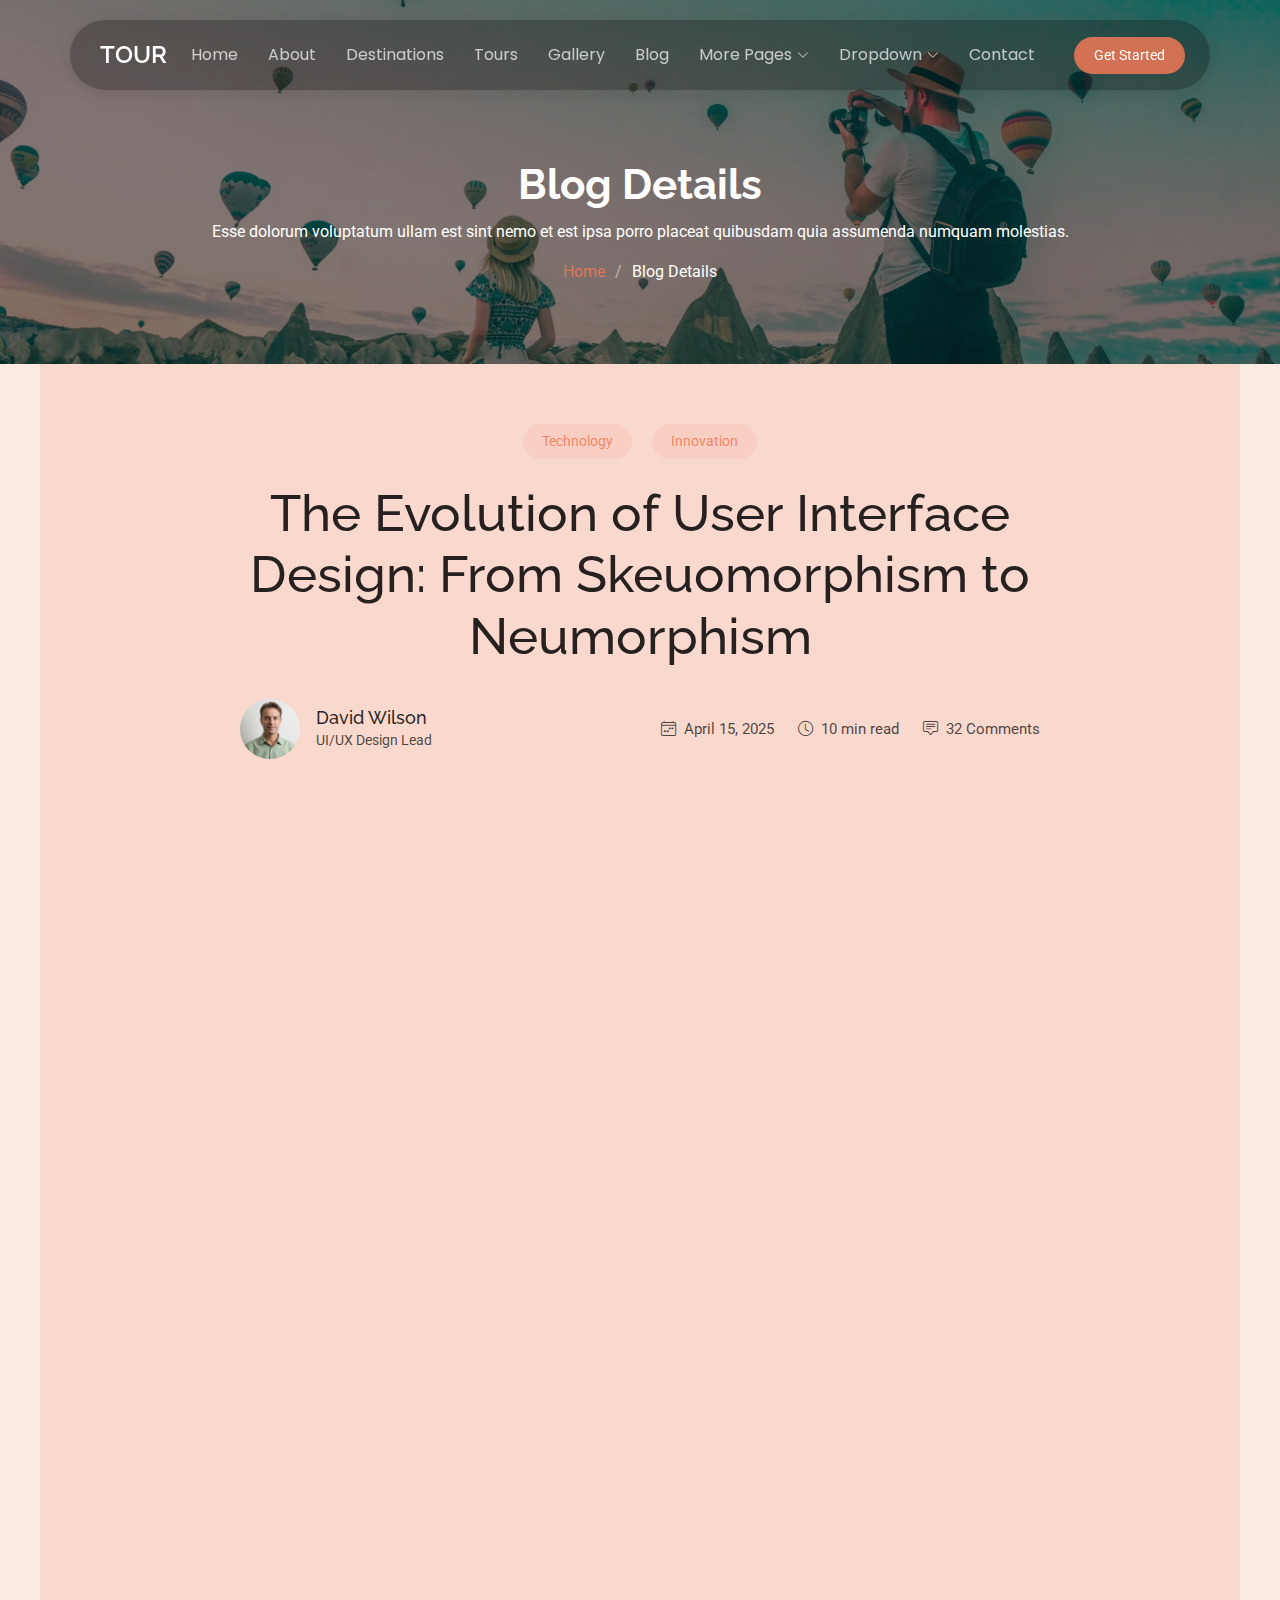
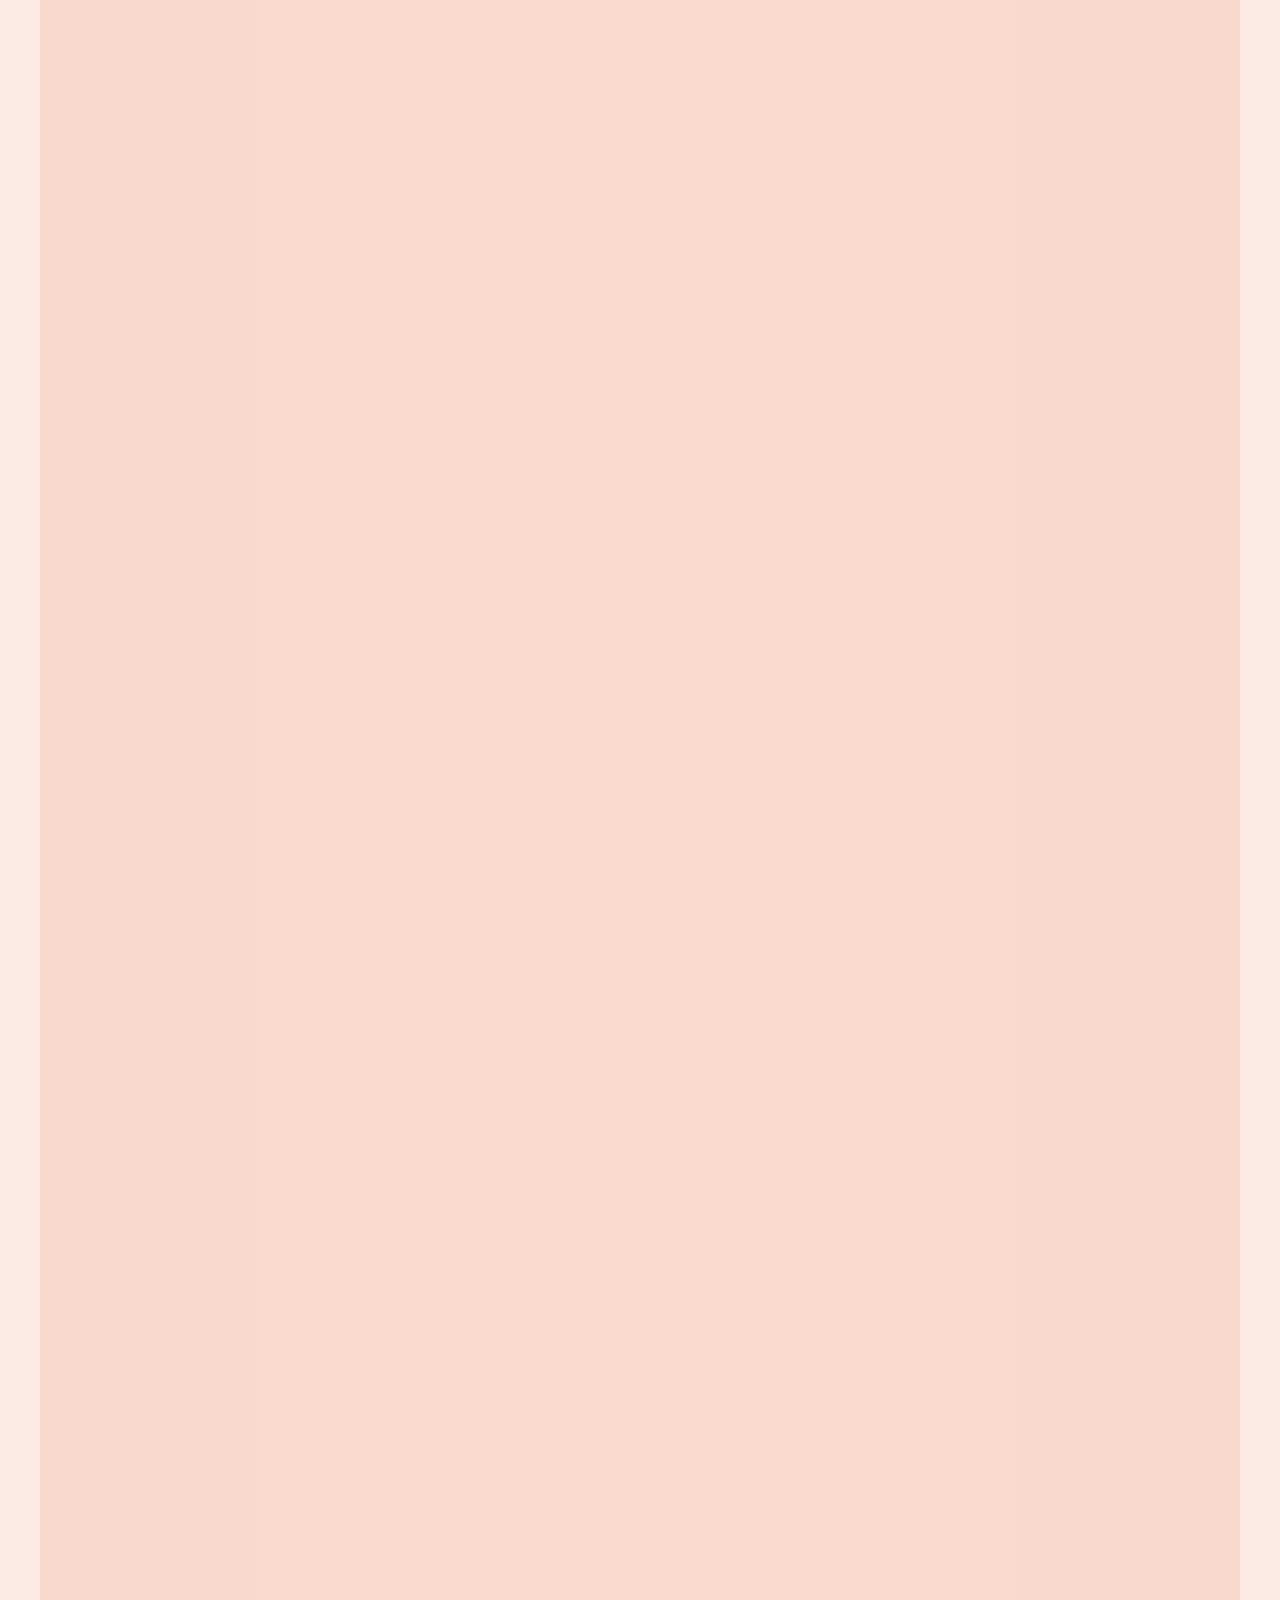
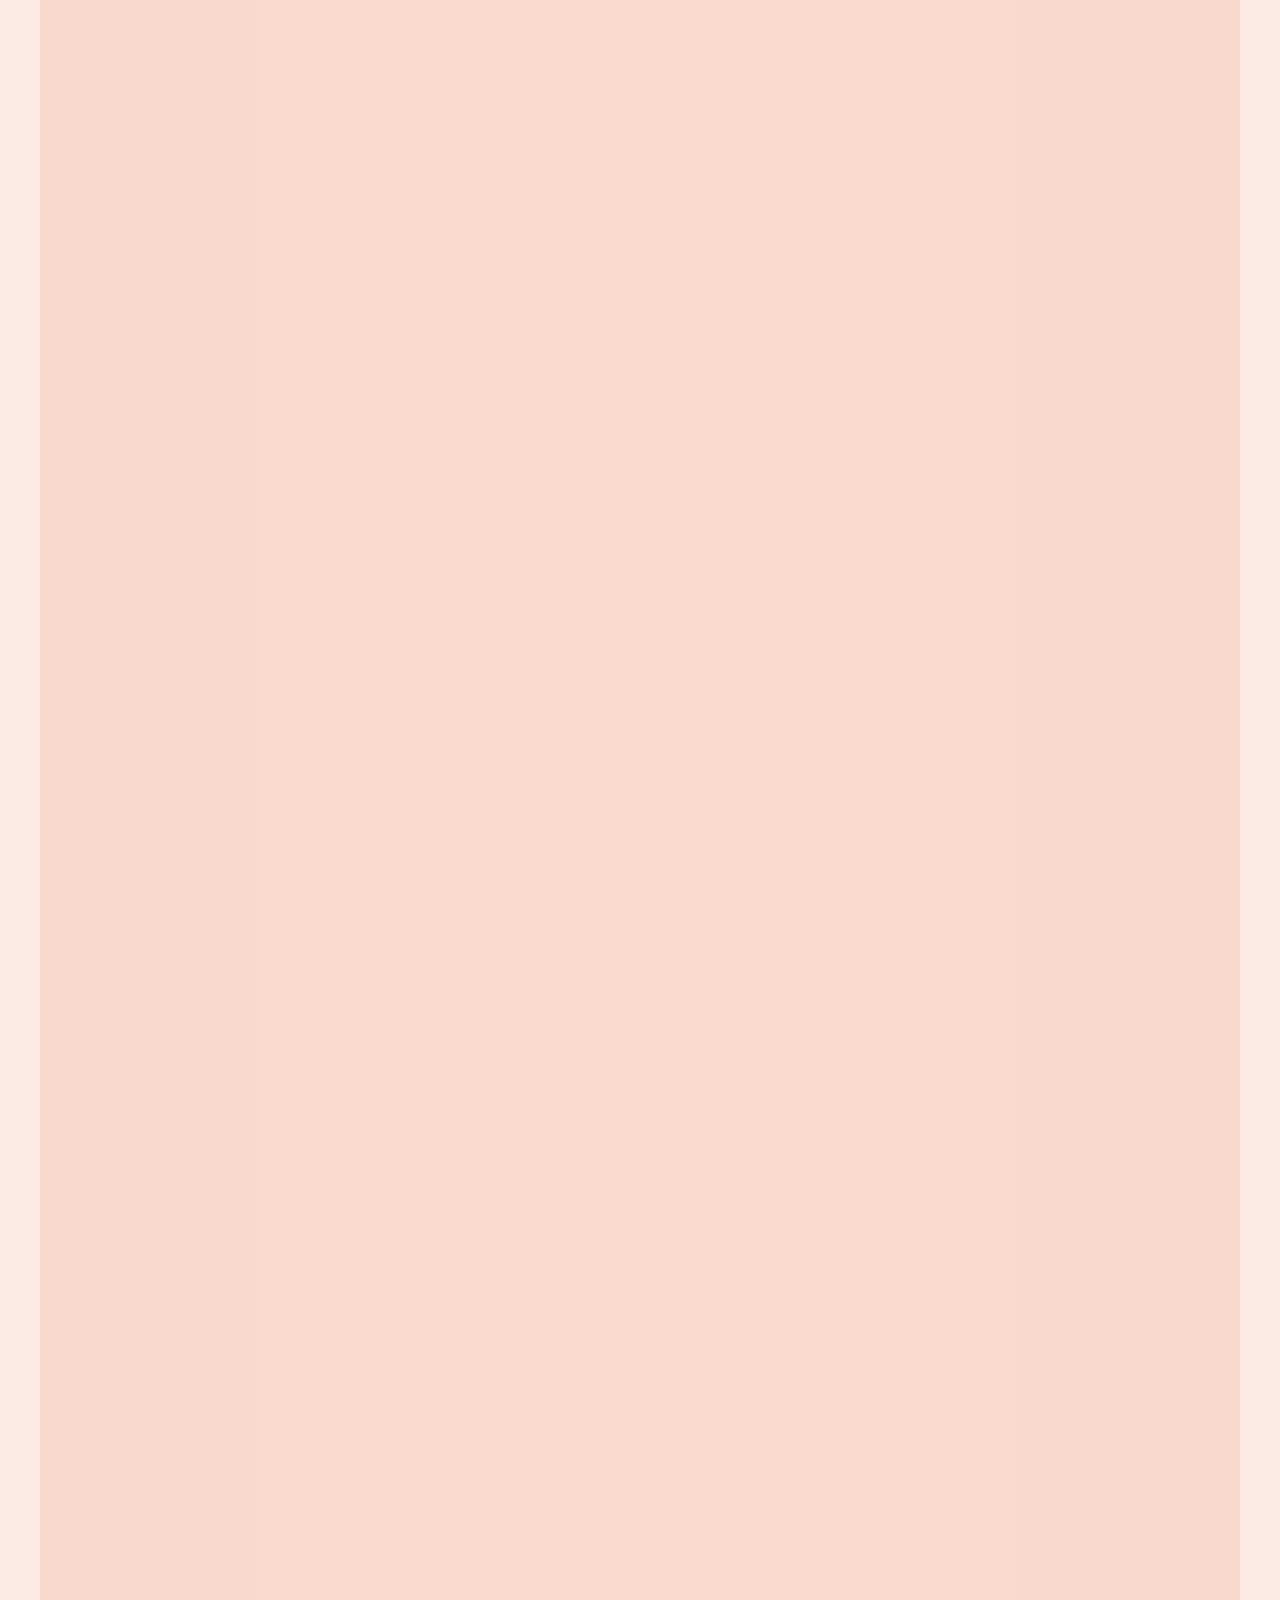
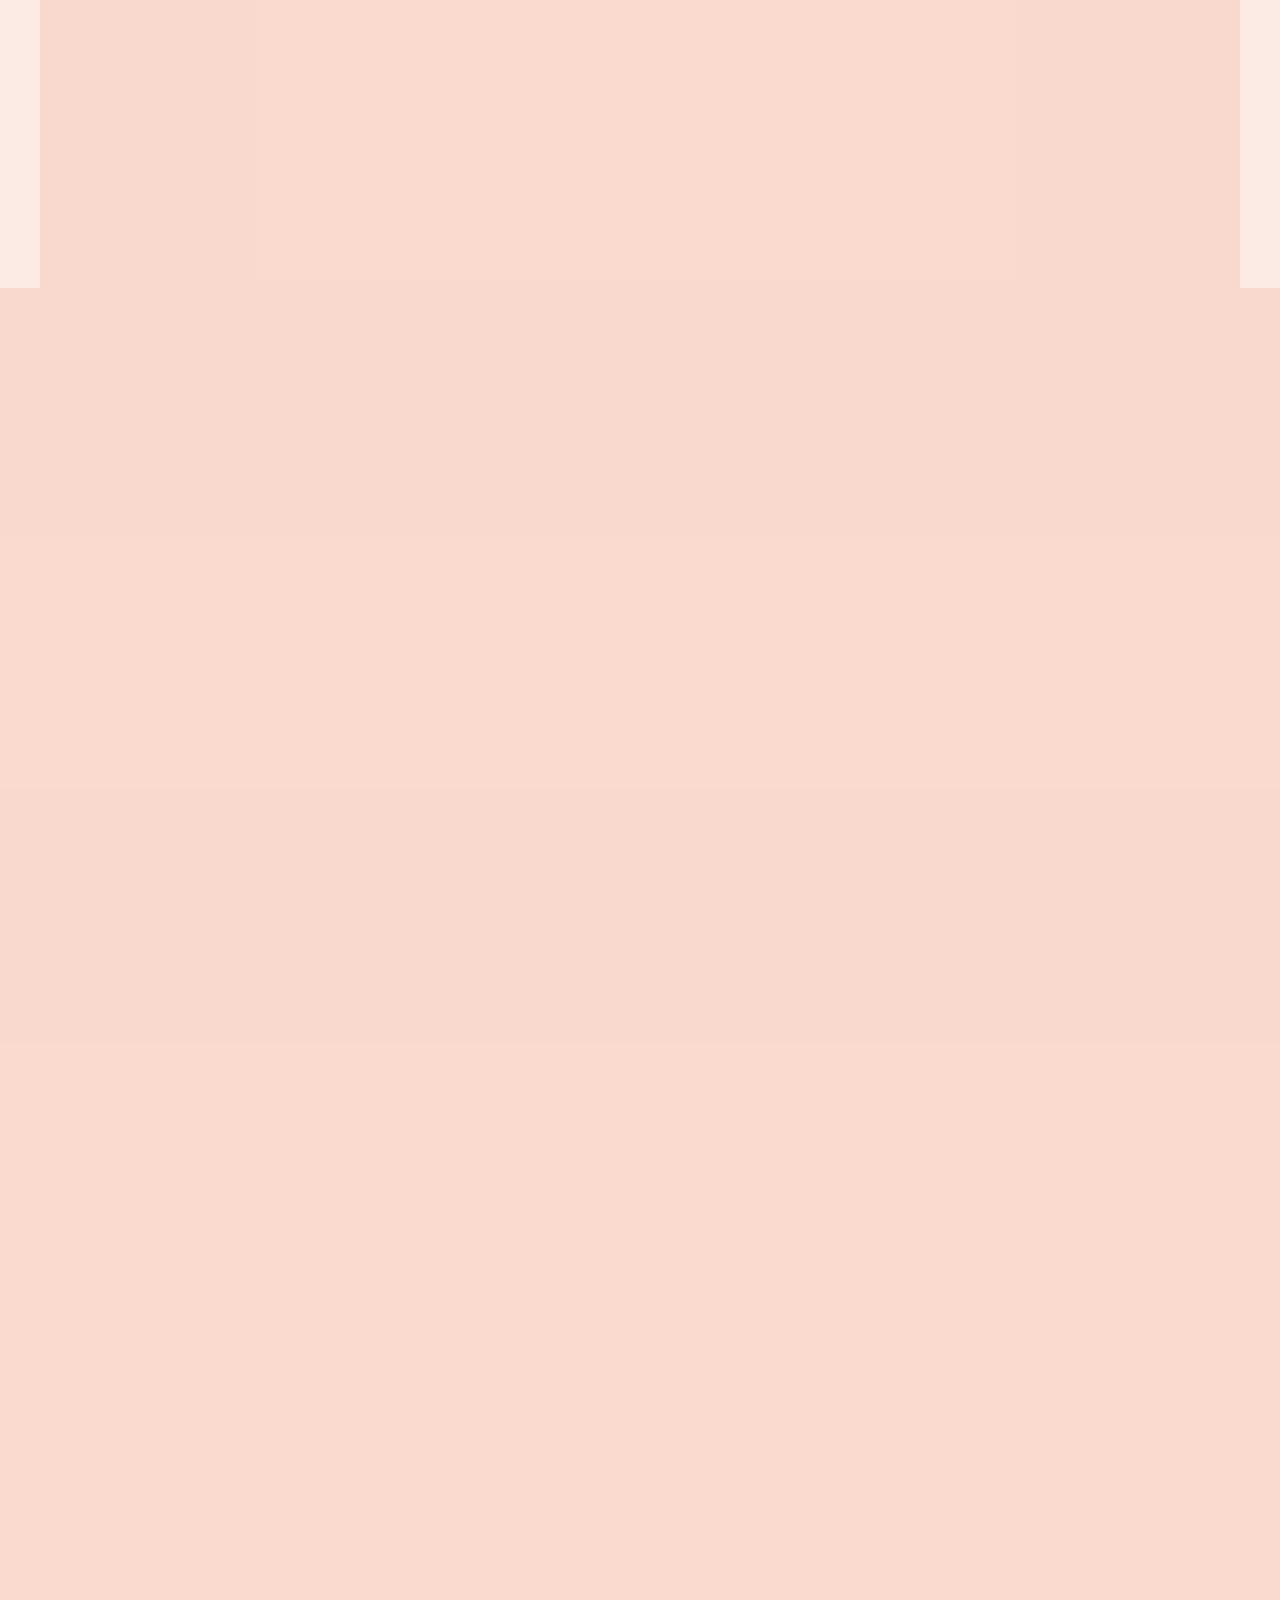
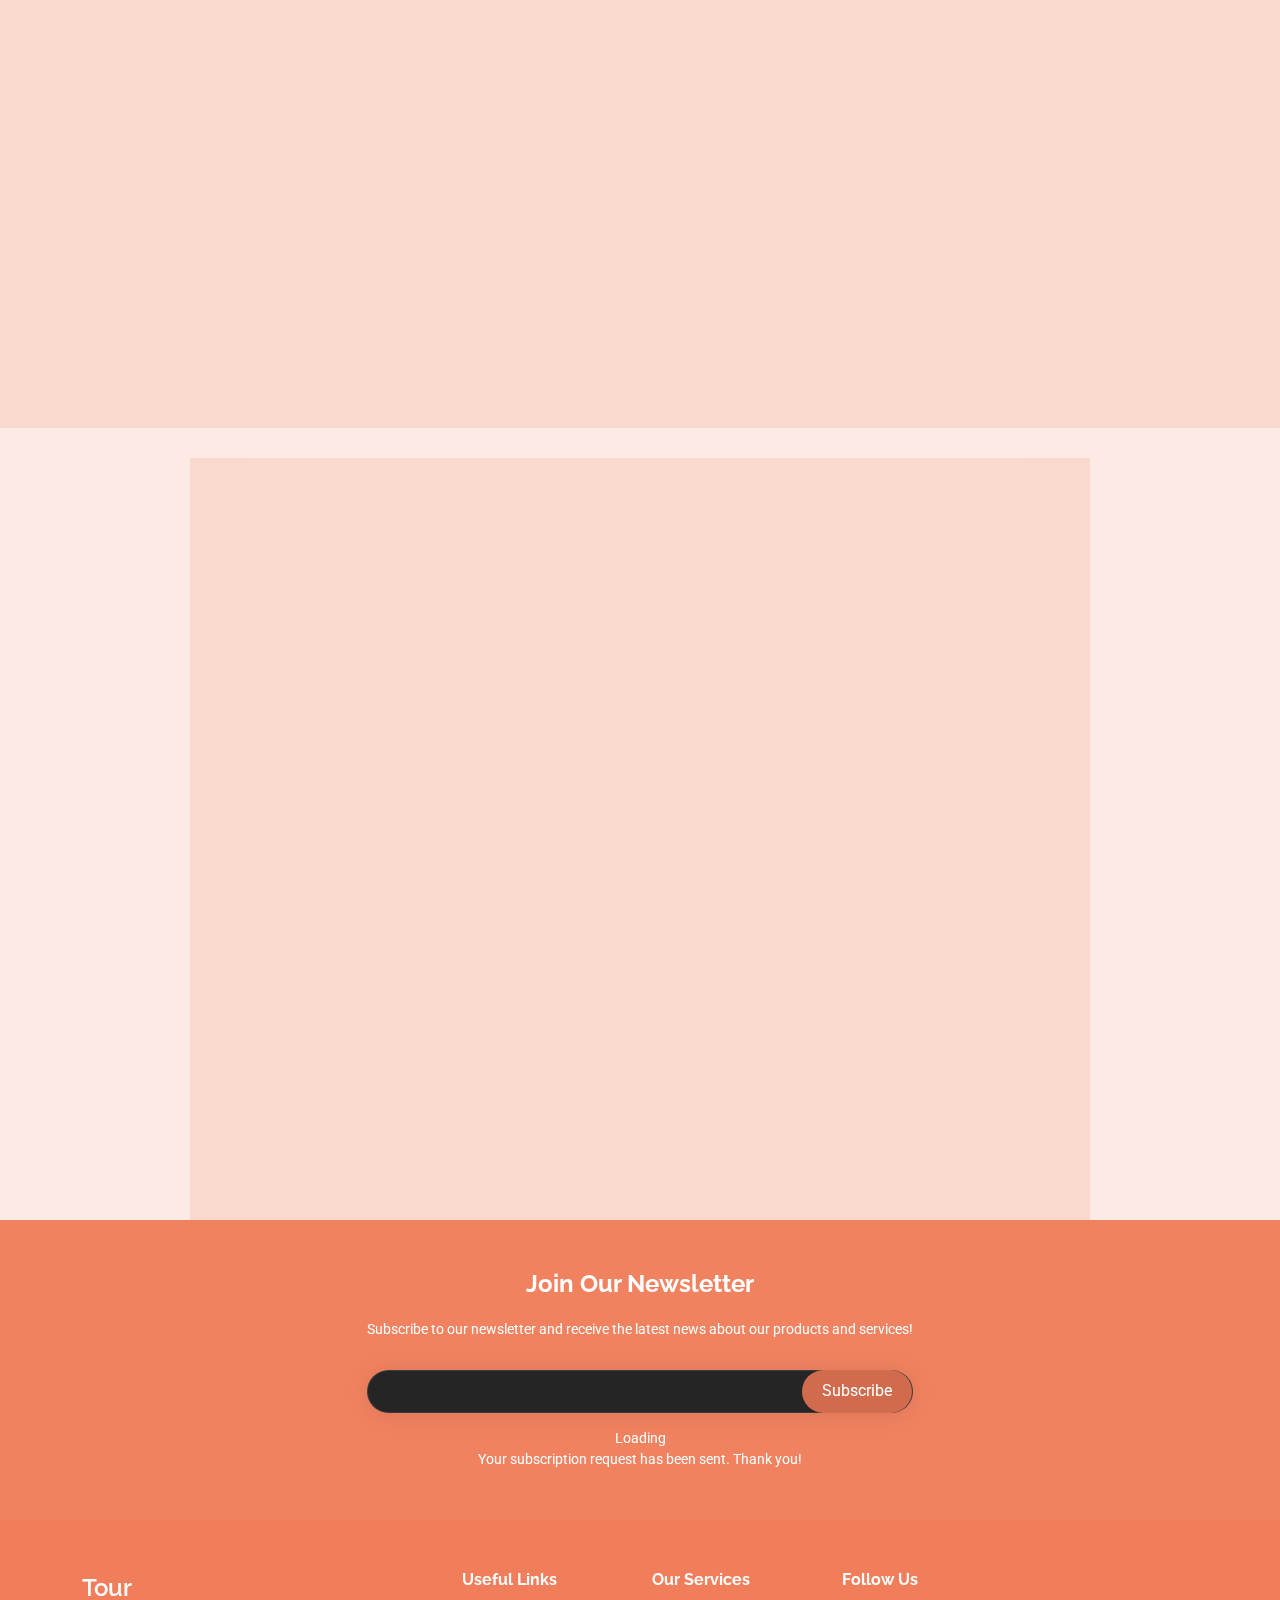
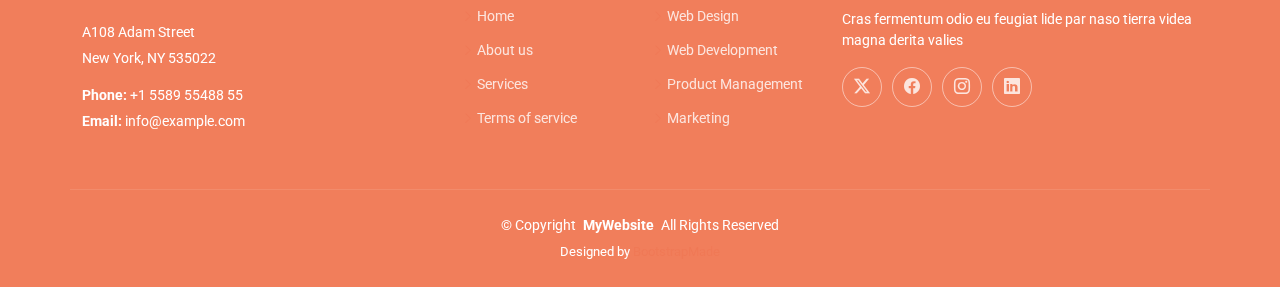
<file: blog-details.html>
<!DOCTYPE html>
<html lang="en">

<head>
  <meta charset="utf-8">
  <meta content="width=device-width, initial-scale=1.0" name="viewport">
  <title>Blog Details - Tour Bootstrap Template</title>
  <meta name="description" content="">
  <meta name="keywords" content="">

  <!-- Favicons -->
  <link href="assets/img/favicon.png" rel="icon">
  <link href="assets/img/apple-touch-icon.png" rel="apple-touch-icon">

  <!-- Fonts -->
  <link href="https://fonts.googleapis.com" rel="preconnect">
  <link href="https://fonts.gstatic.com" rel="preconnect" crossorigin>
  <link href="https://fonts.googleapis.com/css2?family=Roboto:ital,wght@0,100;0,300;0,400;0,500;0,700;0,900;1,100;1,300;1,400;1,500;1,700;1,900&family=Poppins:ital,wght@0,100;0,200;0,300;0,400;0,500;0,600;0,700;0,800;0,900;1,100;1,200;1,300;1,400;1,500;1,600;1,700;1,800;1,900&family=Raleway:ital,wght@0,100;0,200;0,300;0,400;0,500;0,600;0,700;0,800;0,900;1,100;1,200;1,300;1,400;1,500;1,600;1,700;1,800;1,900&display=swap" rel="stylesheet">

  <!-- Vendor CSS Files -->
  <link href="assets/vendor/bootstrap/css/bootstrap.min.css" rel="stylesheet">
  <link href="assets/vendor/bootstrap-icons/bootstrap-icons.css" rel="stylesheet">
  <link href="assets/vendor/aos/aos.css" rel="stylesheet">
  <link href="assets/vendor/swiper/swiper-bundle.min.css" rel="stylesheet">
  <link href="assets/vendor/glightbox/css/glightbox.min.css" rel="stylesheet">

  <!-- Main CSS File -->
  <link href="assets/css/main.css" rel="stylesheet">

  <!-- =======================================================
  * Template Name: Tour
  * Template URL: https://bootstrapmade.com/tour-bootstrap-travel-website-template/
  * Updated: Jul 01 2025 with Bootstrap v5.3.7
  * Author: BootstrapMade.com
  * License: https://bootstrapmade.com/license/
  ======================================================== -->
</head>

<body class="blog-details-page">

  <header id="header" class="header d-flex align-items-center fixed-top">
    <div class="header-container container-fluid container-xl position-relative d-flex align-items-center justify-content-between">

      <a href="index.html" class="logo d-flex align-items-center me-auto me-xl-0">
        <!-- Uncomment the line below if you also wish to use an image logo -->
        <!-- <img src="assets/img/logo.webp" alt=""> -->
        <h1 class="sitename">Tour</h1>
      </a>

      <nav id="navmenu" class="navmenu">
        <ul>
          <li><a href="index.html">Home</a></li>
          <li><a href="about.html">About</a></li>
          <li><a href="destinations.html">Destinations</a></li>
          <li><a href="tours.html">Tours</a></li>
          <li><a href="gallery.html">Gallery</a></li>
          <li><a href="blog.html">Blog</a></li>
          <li class="dropdown"><a href="#"><span>More Pages</span> <i class="bi bi-chevron-down toggle-dropdown"></i></a>
            <ul>
              <li><a href="destination-details.html">Destination Details</a></li>
              <li><a href="tour-details.html">Tour Details</a></li>
              <li><a href="booking.html">Booking</a></li>
              <li><a href="testimonials">Testimonials</a></li>
              <li><a href="faq.html">Frequently Asked Questions</a></li>
              <li><a href="blog-details.html" class="active">Blog Details</a></li>
              <li><a href="terms.html">Terms</a></li>
              <li><a href="privacy.html">Privacy</a></li>
              <li><a href="404.html">404</a></li>
            </ul>
          </li>
          <li class="dropdown"><a href="#"><span>Dropdown</span> <i class="bi bi-chevron-down toggle-dropdown"></i></a>
            <ul>
              <li><a href="#">Dropdown 1</a></li>
              <li class="dropdown"><a href="#"><span>Deep Dropdown</span> <i class="bi bi-chevron-down toggle-dropdown"></i></a>
                <ul>
                  <li><a href="#">Deep Dropdown 1</a></li>
                  <li><a href="#">Deep Dropdown 2</a></li>
                  <li><a href="#">Deep Dropdown 3</a></li>
                  <li><a href="#">Deep Dropdown 4</a></li>
                  <li><a href="#">Deep Dropdown 5</a></li>
                </ul>
              </li>
              <li><a href="#">Dropdown 2</a></li>
              <li><a href="#">Dropdown 3</a></li>
              <li><a href="#">Dropdown 4</a></li>
            </ul>
          </li>
          <li><a href="contact.html">Contact</a></li>
        </ul>
        <i class="mobile-nav-toggle d-xl-none bi bi-list"></i>
      </nav>

      <a class="btn-getstarted" href="destiantios.html">Get Started</a>

    </div>
  </header>

  <main class="main">

    <!-- Page Title -->
    <div class="page-title dark-background" data-aos="fade" style="background-image: url(assets/img/travel/showcase-8.webp);">
      <div class="container position-relative">
        <h1>Blog Details</h1>
        <p>Esse dolorum voluptatum ullam est sint nemo et est ipsa porro placeat quibusdam quia assumenda numquam molestias.</p>
        <nav class="breadcrumbs">
          <ol>
            <li><a href="index.html">Home</a></li>
            <li class="current">Blog Details</li>
          </ol>
        </nav>
      </div>
    </div><!-- End Page Title -->

    <!-- Blog Details Section -->
    <section id="blog-details" class="blog-details section">
      <div class="container" data-aos="fade-up">

        <article class="article">
          <div class="article-header">
            <div class="meta-categories" data-aos="fade-up">
              <a href="#" class="category">Technology</a>
              <a href="#" class="category">Innovation</a>
            </div>

            <h1 class="title" data-aos="fade-up" data-aos-delay="100">The Evolution of User Interface Design: From Skeuomorphism to Neumorphism</h1>

            <div class="article-meta" data-aos="fade-up" data-aos-delay="200">
              <div class="author">
                <img src="assets/img/person/person-m-6.webp" alt="Author" class="author-img">
                <div class="author-info">
                  <h4>David Wilson</h4>
                  <span>UI/UX Design Lead</span>
                </div>
              </div>
              <div class="post-info">
                <span><i class="bi bi-calendar4-week"></i> April 15, 2025</span>
                <span><i class="bi bi-clock"></i> 10 min read</span>
                <span><i class="bi bi-chat-square-text"></i> 32 Comments</span>
              </div>
            </div>
          </div>

          <div class="article-featured-image" data-aos="zoom-in">
            <img src="assets/img/blog/blog-hero-1.webp" alt="UI Design Evolution" class="img-fluid">
          </div>

          <div class="article-wrapper">
            <aside class="table-of-contents" data-aos="fade-left">
              <h3>Table of Contents</h3>
              <nav>
                <ul>
                  <li><a href="#introduction" class="active">Introduction</a></li>
                  <li><a href="#skeuomorphism">The Skeuomorphic Era</a></li>
                  <li><a href="#flat-design">Flat Design Revolution</a></li>
                  <li><a href="#material-design">Material Design</a></li>
                  <li><a href="#neumorphism">Rise of Neumorphism</a></li>
                  <li><a href="#future">Future Trends</a></li>
                </ul>
              </nav>
            </aside>

            <div class="article-content">
              <div class="content-section" id="introduction" data-aos="fade-up">
                <p class="lead">
                  The journey of user interface design has been marked by significant shifts in aesthetic approaches, each era bringing its own unique perspective on how digital interfaces should look and feel.
                </p>

                <p>
                  From the early days of graphical user interfaces to today's sophisticated design systems, the evolution of UI design reflects not just technological advancement, but also changing user expectations and cultural shifts in how we interact with digital products.
                </p>

                <div class="highlight-quote">
                  <blockquote>
                    <p>Design is not just what it looks like and feels like. Design is how it works.</p>
                    <cite>Steve Jobs</cite>
                  </blockquote>
                </div>
              </div>

              <div class="content-section" id="skeuomorphism" data-aos="fade-up">
                <h2>The Skeuomorphic Era</h2>
                <div class="image-with-caption right">
                  <img src="assets/img/blog/blog-hero-2.webp" alt="Skeuomorphic Design Example" class="img-fluid" loading="lazy">
                  <figcaption>Early iOS design showcasing skeuomorphic elements</figcaption>
                </div>
                <p>
                  Skeuomorphic design dominated the early years of digital interfaces, attempting to mirror real-world objects in digital form. This approach helped users transition from physical to digital interactions through familiar visual metaphors.
                </p>

                <div class="feature-points">
                  <div class="point">
                    <i class="bi bi-layers"></i>
                    <div>
                      <h4>Realistic Textures</h4>
                      <p>Detailed representations of materials like leather, metal, and paper</p>
                    </div>
                  </div>
                  <div class="point">
                    <i class="bi bi-lightbulb"></i>
                    <div>
                      <h4>Familiar Metaphors</h4>
                      <p>Digital elements mimicking their physical counterparts</p>
                    </div>
                  </div>
                </div>
              </div>

              <div class="content-section" id="flat-design" data-aos="fade-up">
                <h2>The Flat Design Revolution</h2>
                <p>
                  As users became more comfortable with digital interfaces, design began moving towards simplification. Flat design emerged as a reaction to the ornate details of skeuomorphism, emphasizing clarity and efficiency.
                </p>

                <div class="comparison-grid">
                  <div class="row g-4">
                    <div class="col-md-6">
                      <div class="comparison-card">
                        <div class="icon"><i class="bi bi-check-circle"></i></div>
                        <h4>Advantages</h4>
                        <ul>
                          <li>Improved loading times</li>
                          <li>Better scalability</li>
                          <li>Cleaner visual hierarchy</li>
                        </ul>
                      </div>
                    </div>
                    <div class="col-md-6">
                      <div class="comparison-card">
                        <div class="icon"><i class="bi bi-exclamation-circle"></i></div>
                        <h4>Challenges</h4>
                        <ul>
                          <li>Reduced visual cues</li>
                          <li>Potential usability issues</li>
                          <li>Limited depth perception</li>
                        </ul>
                      </div>
                    </div>
                  </div>
                </div>
              </div>

              <div class="content-section" id="material-design" data-aos="fade-up">
                <h2>Material Design: Finding Balance</h2>
                <p>
                  Google's Material Design emerged as a comprehensive design system that combined the simplicity of flat design with subtle depth cues, creating a more intuitive user experience while maintaining modern aesthetics.
                </p>

                <div class="key-principles">
                  <div class="principle">
                    <span class="number">01</span>
                    <h4>Physical Properties</h4>
                    <p>Surfaces and edges provide meaningful interaction cues</p>
                  </div>
                  <div class="principle">
                    <span class="number">02</span>
                    <h4>Bold Graphics</h4>
                    <p>Deliberate color choices and intentional white space</p>
                  </div>
                  <div class="principle">
                    <span class="number">03</span>
                    <h4>Meaningful Motion</h4>
                    <p>Animation informs and reinforces user actions</p>
                  </div>
                </div>
              </div>

              <div class="content-section" id="neumorphism" data-aos="fade-up">
                <h2>The Rise of Neumorphism</h2>
                <p>
                  Neumorphism represents the latest evolution in UI design, combining aspects of skeuomorphism with modern minimal aesthetics. This style creates soft, extruded surfaces that appear to emerge from the background.
                </p>

                <div class="info-box">
                  <div class="icon">
                    <i class="bi bi-info-circle"></i>
                  </div>
                  <div class="content">
                    <h4>Key Characteristics</h4>
                    <p>Neumorphic design relies on subtle shadow work to create the illusion of elements either protruding from or being pressed into their background surface.</p>
                  </div>
                </div>
              </div>

              <div class="content-section" id="future" data-aos="fade-up">
                <h2>Looking to the Future</h2>
                <p>
                  As we look ahead, UI design continues to evolve with new technologies and user expectations. The future may bring more personalized, adaptive interfaces that respond to individual user preferences and contexts.
                </p>

                <div class="future-trends">
                  <div class="trend">
                    <i class="bi bi-phone"></i>
                    <h4>Adaptive Interfaces</h4>
                    <p>Interfaces that automatically adjust based on user behavior and preferences</p>
                  </div>
                  <div class="trend">
                    <i class="bi bi-eye"></i>
                    <h4>Immersive Experiences</h4>
                    <p>Integration of AR and VR elements in everyday interfaces</p>
                  </div>
                  <div class="trend">
                    <i class="bi bi-hand-index"></i>
                    <h4>Gesture Controls</h4>
                    <p>Advanced motion and gesture-based interactions</p>
                  </div>
                </div>
              </div>
            </div>
          </div>

          <div class="article-footer" data-aos="fade-up">
            <div class="share-article">
              <h4>Share this article</h4>
              <div class="share-buttons">
                <a href="#" class="share-button twitter">
                  <i class="bi bi-twitter-x"></i>
                  <span>Share on X</span>
                </a>
                <a href="#" class="share-button facebook">
                  <i class="bi bi-facebook"></i>
                  <span>Share on Facebook</span>
                </a>
                <a href="#" class="share-button linkedin">
                  <i class="bi bi-linkedin"></i>
                  <span>Share on LinkedIn</span>
                </a>
              </div>
            </div>

            <div class="article-tags">
              <h4>Related Topics</h4>
              <div class="tags">
                <a href="#" class="tag">UI Design</a>
                <a href="#" class="tag">User Experience</a>
                <a href="#" class="tag">Design Trends</a>
                <a href="#" class="tag">Innovation</a>
                <a href="#" class="tag">Technology</a>
              </div>
            </div>
          </div>

        </article>

      </div>
    </section><!-- /Blog Details Section -->

    <!-- Blog Author Section -->
    <section id="blog-author" class="blog-author section">

      <div class="container" data-aos="fade-up">
        <div class="author-card">
          <div class="author-background" data-aos="fade-right" data-aos-delay="100">
            <div class="author-image-wrapper">
              <img src="assets/img/person/person-m-12.webp" class="author-image" alt="" loading="lazy">
            </div>
          </div>

          <div class="author-details" data-aos="fade-left" data-aos-delay="200">
            <div class="author-meta">
              <h3 class="author-name">Alex Richardson</h3>
              <div class="author-credentials">
                <span class="badge">Tech Journalist</span>
                <span class="badge">UX Designer</span>
              </div>
            </div>

            <div class="author-description">
              Proin iaculis purus consequat sem cure digni ssim donec porttitora entum suscipit rhoncus. Accusantium quam, ultricies eget id, aliquam eget nibh et. Maecen aliquam, risus at semper.
            </div>

            <div class="author-stats">
              <div class="stat-item">
                <span class="stat-value">120+</span>
                <span class="stat-label">Articles</span>
              </div>
              <div class="stat-item">
                <span class="stat-value">15k</span>
                <span class="stat-label">Readers</span>
              </div>
              <div class="stat-item">
                <span class="stat-value">4.9</span>
                <span class="stat-label">Rating</span>
              </div>
            </div>

            <div class="author-footer">
              <div class="social-links">
                <a href="https://twitter.com/#" title="Twitter"><i class="bi bi-twitter-x"></i></a>
                <a href="https://linkedin.com/#" title="LinkedIn"><i class="bi bi-linkedin"></i></a>
                <a href="https://medium.com/#" title="Medium"><i class="bi bi-medium"></i></a>
                <a href="https://github.com/#" title="GitHub"><i class="bi bi-github"></i></a>
              </div>
              <a href="#" class="btn-connect">
                Connect with Alex
                <i class="bi bi-arrow-right"></i>
              </a>
            </div>
          </div>
        </div>
      </div>

    </section><!-- /Blog Author Section -->

    <!-- Blog Comments Section -->
    <section id="blog-comments" class="blog-comments section">

      <div class="container" data-aos="fade-up" data-aos-delay="100">

        <div class="blog-comments-4">
          <div class="comments-header">
            <h3 class="title">Community Feedback</h3>
            <div class="comments-stats">
              <span class="count">12</span>
              <span class="label">Comments</span>
            </div>
          </div>

          <div class="comments-container">
            <!-- Comment #1 -->
            <div class="comment-thread">
              <div class="comment-box">
                <div class="comment-wrapper">
                  <div class="avatar-wrapper">
                    <img src="assets/img/person/person-f-9.webp" alt="Avatar" loading="lazy">
                    <span class="status-indicator"></span>
                  </div>

                  <div class="comment-content">
                    <div class="comment-header">
                      <div class="user-info">
                        <h4>Thomas Anderson</h4>
                        <span class="time-badge">
                          <i class="bi bi-clock"></i>
                          2 hours ago
                        </span>
                      </div>
                      <div class="engagement">
                        <span class="likes">
                          <i class="bi bi-heart"></i>
                          24
                        </span>
                      </div>
                    </div>

                    <div class="comment-body">
                      <p>Nullam ac urna eu felis dapibus condimentum sit amet a augue. Sed non neque elit. Sed ut imperdiet nisi. Proin condimentum fermentum nunc.</p>
                    </div>

                    <div class="comment-actions">
                      <button class="action-btn like-btn" aria-label="Like comment">
                        <i class="bi bi-heart"></i>
                        <span>Like</span>
                      </button>
                      <button class="action-btn reply-btn" aria-label="Reply to comment">
                        <i class="bi bi-chat"></i>
                        <span>Reply</span>
                      </button>
                      <button class="action-btn share-btn" aria-label="Share comment">
                        <i class="bi bi-share"></i>
                        <span>Share</span>
                      </button>
                    </div>
                  </div>
                </div>
              </div>

              <!-- Replies Container -->
              <div class="replies-container">
                <!-- Reply #1 -->
                <div class="comment-box reply">
                  <div class="comment-wrapper">
                    <div class="avatar-wrapper">
                      <img src="assets/img/person/person-m-9.webp" alt="Avatar" loading="lazy">
                      <span class="status-indicator"></span>
                    </div>

                    <div class="comment-content">
                      <div class="comment-header">
                        <div class="user-info">
                          <h4>Maria Rodriguez</h4>
                          <span class="time-badge">
                            <i class="bi bi-clock"></i>
                            1 hour ago
                          </span>
                        </div>
                        <div class="engagement">
                          <span class="likes">
                            <i class="bi bi-heart"></i>
                            8
                          </span>
                        </div>
                      </div>

                      <div class="comment-body">
                        <p>Vivamus elementum semper nisi. Aenean vulputate eleifend tellus. Aenean leo ligula, porttitor eu, consequat vitae.</p>
                      </div>

                      <div class="comment-actions">
                        <button class="action-btn like-btn" aria-label="Like comment">
                          <i class="bi bi-heart"></i>
                          <span>Like</span>
                        </button>
                        <button class="action-btn reply-btn" aria-label="Reply to comment">
                          <i class="bi bi-chat"></i>
                          <span>Reply</span>
                        </button>
                        <button class="action-btn share-btn" aria-label="Share comment">
                          <i class="bi bi-share"></i>
                          <span>Share</span>
                        </button>
                      </div>
                    </div>
                  </div>
                </div>

                <!-- Reply #2 -->
                <div class="comment-box reply">
                  <div class="comment-wrapper">
                    <div class="avatar-wrapper">
                      <img src="assets/img/person/person-f-9.webp" alt="Avatar" loading="lazy">
                      <span class="status-indicator"></span>
                    </div>

                    <div class="comment-content">
                      <div class="comment-header">
                        <div class="user-info">
                          <h4>Alex Chen</h4>
                          <span class="time-badge">
                            <i class="bi bi-clock"></i>
                            30 minutes ago
                          </span>
                        </div>
                        <div class="engagement">
                          <span class="likes">
                            <i class="bi bi-heart"></i>
                            5
                          </span>
                        </div>
                      </div>

                      <div class="comment-body">
                        <p>Cras dapibus. Vivamus elementum semper nisi. Aenean vulputate eleifend tellus.</p>
                      </div>

                      <div class="comment-actions">
                        <button class="action-btn like-btn" aria-label="Like comment">
                          <i class="bi bi-heart"></i>
                          <span>Like</span>
                        </button>
                        <button class="action-btn reply-btn" aria-label="Reply to comment">
                          <i class="bi bi-chat"></i>
                          <span>Reply</span>
                        </button>
                        <button class="action-btn share-btn" aria-label="Share comment">
                          <i class="bi bi-share"></i>
                          <span>Share</span>
                        </button>
                      </div>
                    </div>
                  </div>
                </div>
              </div>
            </div>

            <!-- Comment #2 -->
            <div class="comment-thread">
              <div class="comment-box">
                <div class="comment-wrapper">
                  <div class="avatar-wrapper">
                    <img src="assets/img/person/person-f-7.webp" alt="Avatar" loading="lazy">
                    <span class="status-indicator"></span>
                  </div>

                  <div class="comment-content">
                    <div class="comment-header">
                      <div class="user-info">
                        <h4>Emily Watson</h4>
                        <span class="time-badge">
                          <i class="bi bi-clock"></i>
                          3 hours ago
                        </span>
                      </div>
                      <div class="engagement">
                        <span class="likes">
                          <i class="bi bi-heart"></i>
                          15
                        </span>
                      </div>
                    </div>

                    <div class="comment-body">
                      <p>Maecenas tempus, tellus eget condimentum rhoncus, sem quam semper libero, sit amet adipiscing sem neque sed ipsum.</p>
                    </div>

                    <div class="comment-actions">
                      <button class="action-btn like-btn" aria-label="Like comment">
                        <i class="bi bi-heart"></i>
                        <span>Like</span>
                      </button>
                      <button class="action-btn reply-btn" aria-label="Reply to comment">
                        <i class="bi bi-chat"></i>
                        <span>Reply</span>
                      </button>
                      <button class="action-btn share-btn" aria-label="Share comment">
                        <i class="bi bi-share"></i>
                        <span>Share</span>
                      </button>
                    </div>
                  </div>
                </div>
              </div>
            </div>
          </div>
        </div>

      </div>

    </section><!-- /Blog Comments Section -->

    <!-- Blog Comment Form Section -->
    <section id="blog-comment-form" class="blog-comment-form section">

      <div class="container" data-aos="fade-up" data-aos-delay="100">

        <form method="post" role="form">

          <div class="section-header">
            <h3>Share Your Thoughts</h3>
            <p>Your email address will not be published. Required fields are marked *</p>
          </div>

          <div class="row gy-3">
            <div class="col-md-6 form-group">
              <label for="name">Full Name *</label>
              <input type="text" name="name" class="form-control" id="name" placeholder="Enter your full name" required="">
            </div>

            <div class="col-md-6 form-group">
              <label for="email">Email Address *</label>
              <input type="email" name="email" class="form-control" id="email" placeholder="Enter your email address" required="">
            </div>

            <div class="col-12 form-group">
              <label for="website">Website</label>
              <input type="url" name="website" class="form-control" id="website" placeholder="Your website (optional)">
            </div>

            <div class="col-12 form-group">
              <label for="comment">Your Comment *</label>
              <textarea class="form-control" name="comment" id="comment" rows="5" placeholder="Write your thoughts here..." required=""></textarea>
            </div>

            <div class="col-12 text-center">
              <button type="submit" class="btn-submit">Post Comment</button>
            </div>
          </div>

        </form>

      </div>

    </section><!-- /Blog Comment Form Section -->

  </main>

  <footer id="footer" class="footer position-relative dark-background">

    <div class="footer-newsletter">
      <div class="container">
        <div class="row justify-content-center text-center">
          <div class="col-lg-6">
            <h4>Join Our Newsletter</h4>
            <p>Subscribe to our newsletter and receive the latest news about our products and services!</p>
            <form action="forms/newsletter.php" method="post" class="php-email-form">
              <div class="newsletter-form"><input type="email" name="email"><input type="submit" value="Subscribe"></div>
              <div class="loading">Loading</div>
              <div class="error-message"></div>
              <div class="sent-message">Your subscription request has been sent. Thank you!</div>
            </form>
          </div>
        </div>
      </div>
    </div>

    <div class="container footer-top">
      <div class="row gy-4">
        <div class="col-lg-4 col-md-6 footer-about">
          <a href="index.html" class="d-flex align-items-center">
            <span class="sitename">Tour</span>
          </a>
          <div class="footer-contact pt-3">
            <p>A108 Adam Street</p>
            <p>New York, NY 535022</p>
            <p class="mt-3"><strong>Phone:</strong> <span>+1 5589 55488 55</span></p>
            <p><strong>Email:</strong> <span>info@example.com</span></p>
          </div>
        </div>

        <div class="col-lg-2 col-md-3 footer-links">
          <h4>Useful Links</h4>
          <ul>
            <li><i class="bi bi-chevron-right"></i> <a href="#">Home</a></li>
            <li><i class="bi bi-chevron-right"></i> <a href="#">About us</a></li>
            <li><i class="bi bi-chevron-right"></i> <a href="#">Services</a></li>
            <li><i class="bi bi-chevron-right"></i> <a href="#">Terms of service</a></li>
          </ul>
        </div>

        <div class="col-lg-2 col-md-3 footer-links">
          <h4>Our Services</h4>
          <ul>
            <li><i class="bi bi-chevron-right"></i> <a href="#">Web Design</a></li>
            <li><i class="bi bi-chevron-right"></i> <a href="#">Web Development</a></li>
            <li><i class="bi bi-chevron-right"></i> <a href="#">Product Management</a></li>
            <li><i class="bi bi-chevron-right"></i> <a href="#">Marketing</a></li>
          </ul>
        </div>

        <div class="col-lg-4 col-md-12">
          <h4>Follow Us</h4>
          <p>Cras fermentum odio eu feugiat lide par naso tierra videa magna derita valies</p>
          <div class="social-links d-flex">
            <a href=""><i class="bi bi-twitter-x"></i></a>
            <a href=""><i class="bi bi-facebook"></i></a>
            <a href=""><i class="bi bi-instagram"></i></a>
            <a href=""><i class="bi bi-linkedin"></i></a>
          </div>
        </div>

      </div>
    </div>

    <div class="container copyright text-center mt-4">
      <p>© <span>Copyright</span> <strong class="px-1 sitename">MyWebsite</strong> <span>All Rights Reserved</span></p>
      <div class="credits">
        <!-- All the links in the footer should remain intact. -->
        <!-- You can delete the links only if you've purchased the pro version. -->
        <!-- Licensing information: https://bootstrapmade.com/license/ -->
        <!-- Purchase the pro version with working PHP/AJAX contact form: [buy-url] -->
        Designed by <a href="https://bootstrapmade.com/">BootstrapMade</a>
      </div>
    </div>

  </footer>

  <!-- Scroll Top -->
  <a href="#" id="scroll-top" class="scroll-top d-flex align-items-center justify-content-center"><i class="bi bi-arrow-up-short"></i></a>

  <!-- Preloader -->
  <div id="preloader"></div>

  <!-- Vendor JS Files -->
  <script src="assets/vendor/bootstrap/js/bootstrap.bundle.min.js"></script>
  <script src="assets/vendor/php-email-form/validate.js"></script>
  <script src="assets/vendor/aos/aos.js"></script>
  <script src="assets/vendor/purecounter/purecounter_vanilla.js"></script>
  <script src="assets/vendor/swiper/swiper-bundle.min.js"></script>
  <script src="assets/vendor/isotope-layout/isotope.pkgd.min.js"></script>
  <script src="assets/vendor/imagesloaded/imagesloaded.pkgd.min.js"></script>
  <script src="assets/vendor/glightbox/js/glightbox.min.js"></script>

  <!-- Main JS File -->
  <script src="assets/js/main.js"></script>

</body>

</html>
</file>
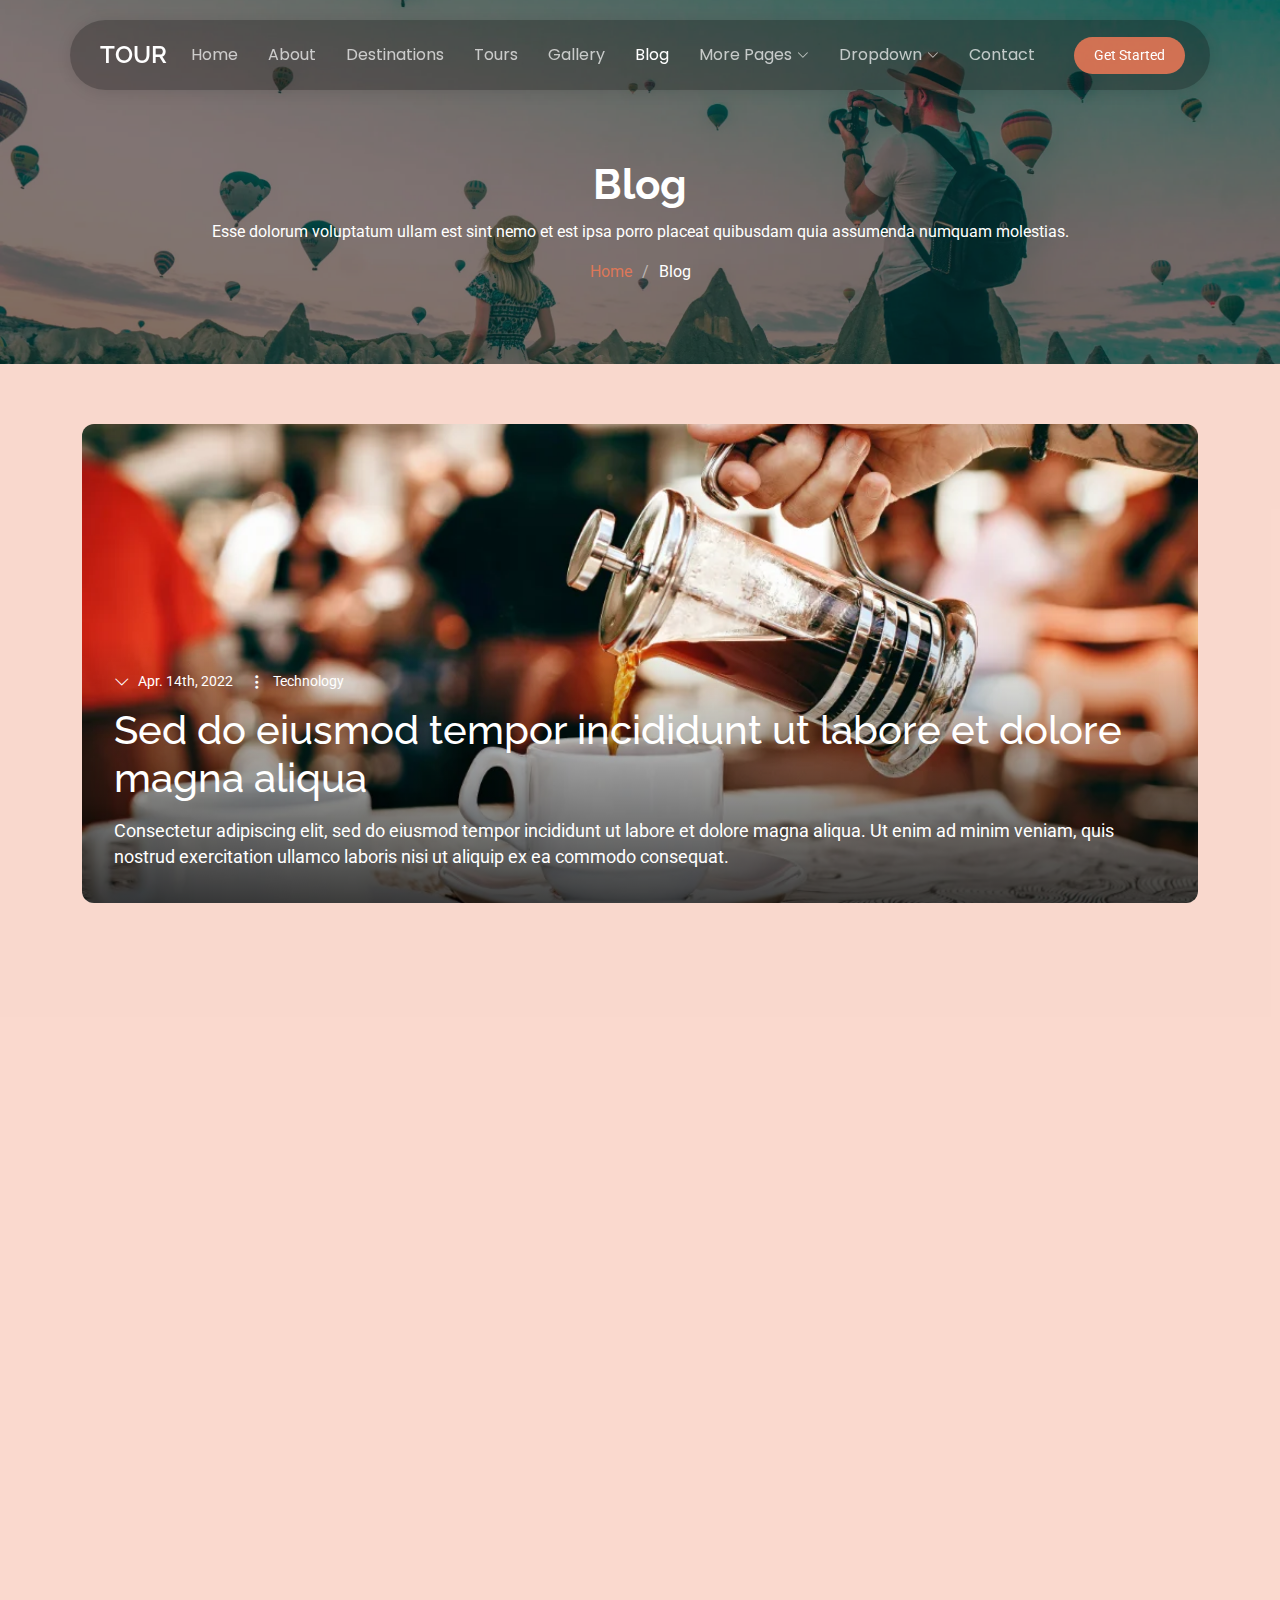
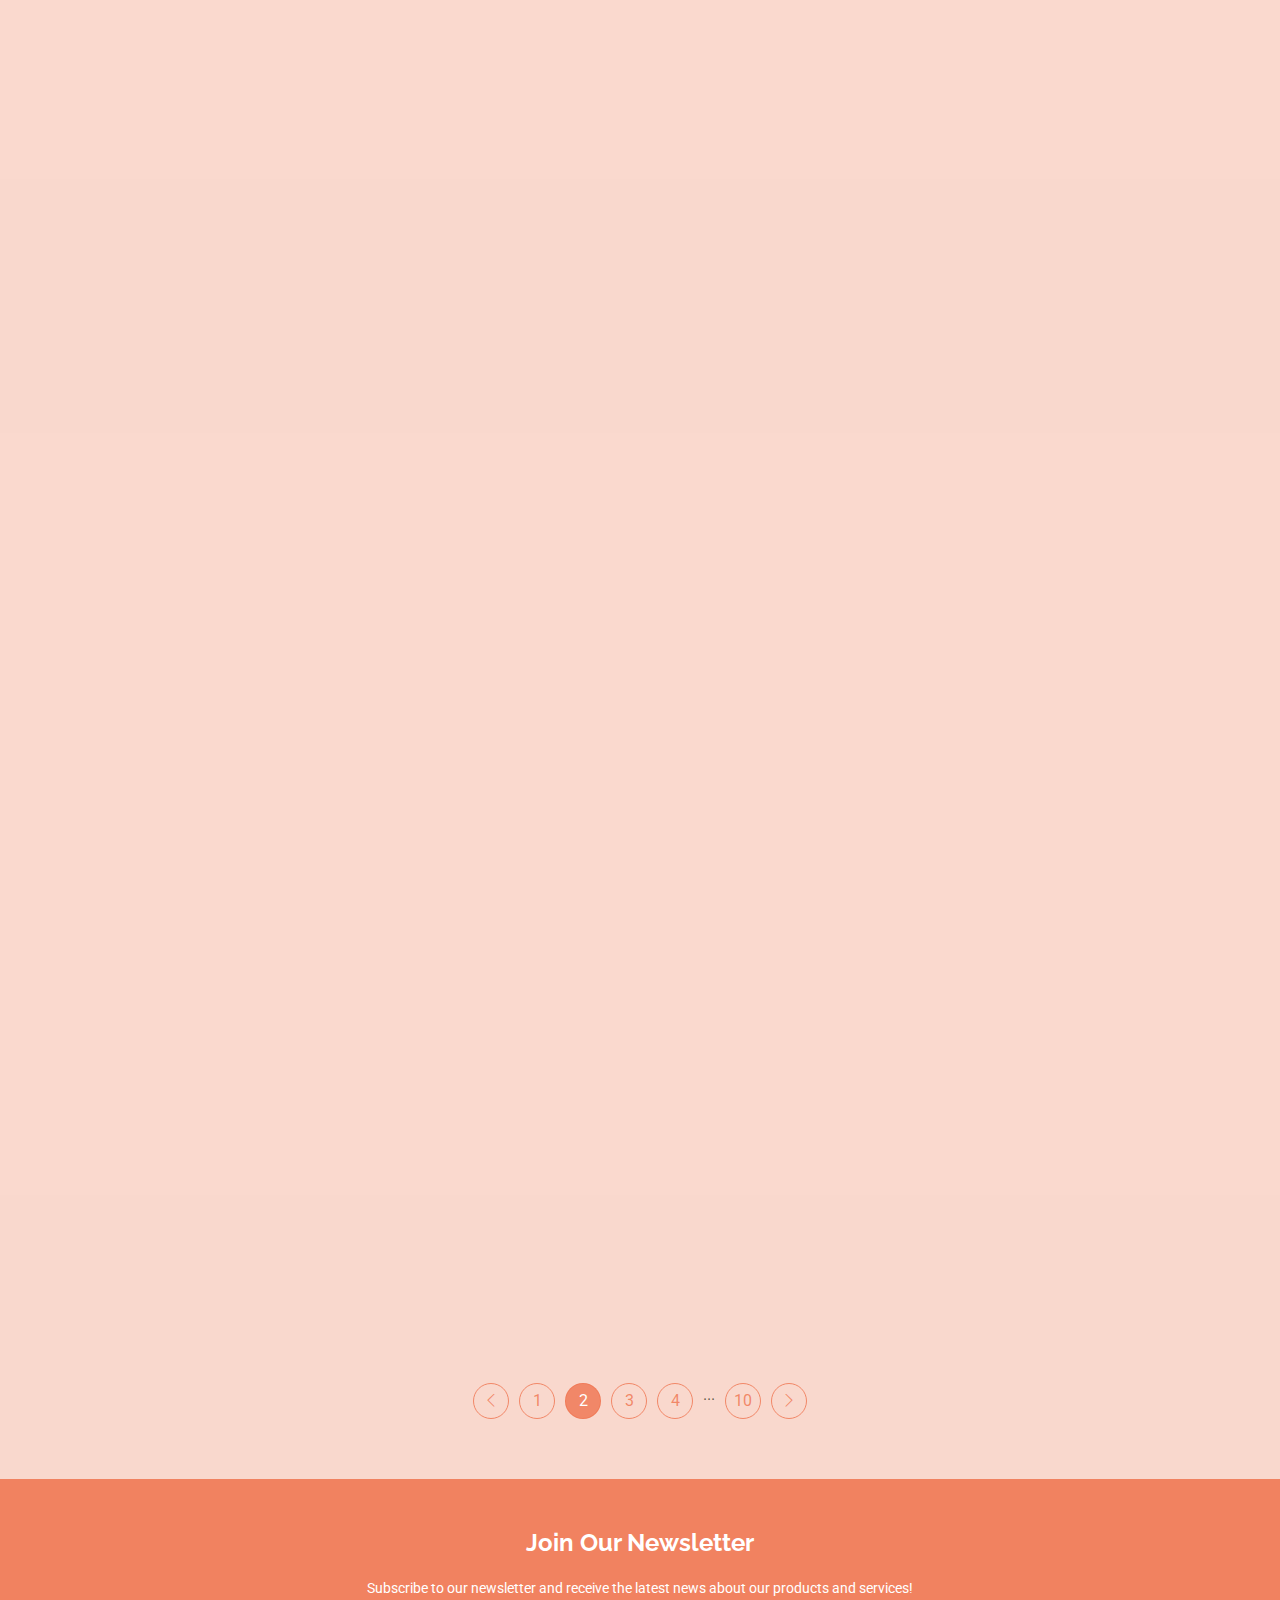
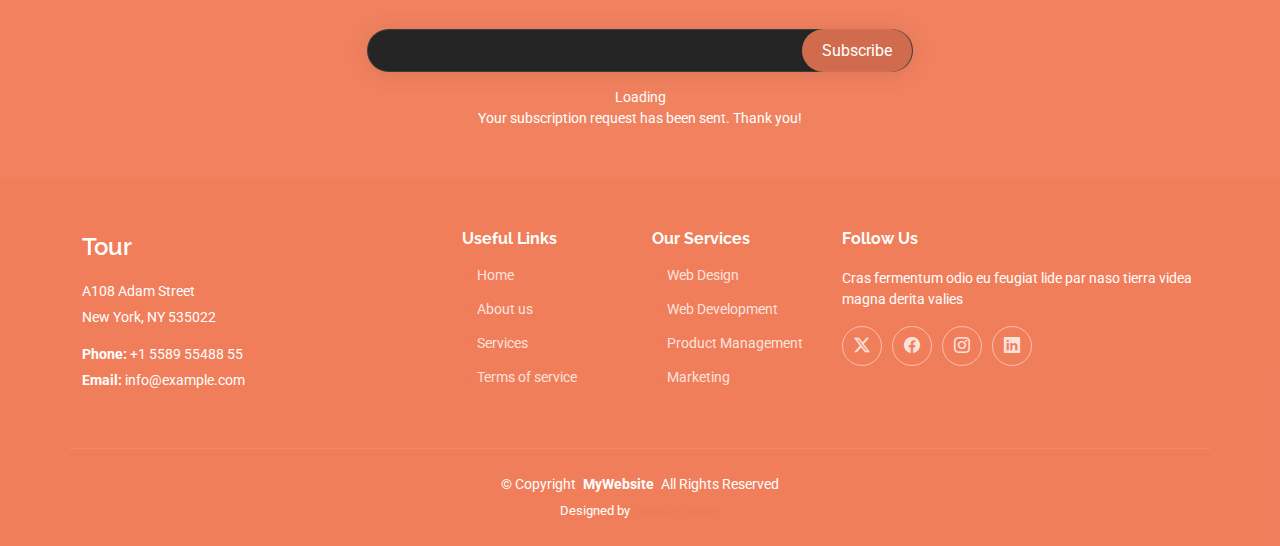
<file: blog.html>
<!DOCTYPE html>
<html lang="en">

<head>
  <meta charset="utf-8">
  <meta content="width=device-width, initial-scale=1.0" name="viewport">
  <title>Blog - Tour Bootstrap Template</title>
  <meta name="description" content="">
  <meta name="keywords" content="">

  <!-- Favicons -->
  <link href="assets/img/favicon.png" rel="icon">
  <link href="assets/img/apple-touch-icon.png" rel="apple-touch-icon">

  <!-- Fonts -->
  <link href="https://fonts.googleapis.com" rel="preconnect">
  <link href="https://fonts.gstatic.com" rel="preconnect" crossorigin>
  <link href="https://fonts.googleapis.com/css2?family=Roboto:ital,wght@0,100;0,300;0,400;0,500;0,700;0,900;1,100;1,300;1,400;1,500;1,700;1,900&family=Poppins:ital,wght@0,100;0,200;0,300;0,400;0,500;0,600;0,700;0,800;0,900;1,100;1,200;1,300;1,400;1,500;1,600;1,700;1,800;1,900&family=Raleway:ital,wght@0,100;0,200;0,300;0,400;0,500;0,600;0,700;0,800;0,900;1,100;1,200;1,300;1,400;1,500;1,600;1,700;1,800;1,900&display=swap" rel="stylesheet">

  <!-- Vendor CSS Files -->
  <link href="assets/vendor/bootstrap/css/bootstrap.min.css" rel="stylesheet">
  <link href="assets/vendor/bootstrap-icons/bootstrap-icons.css" rel="stylesheet">
  <link href="assets/vendor/aos/aos.css" rel="stylesheet">
  <link href="assets/vendor/swiper/swiper-bundle.min.css" rel="stylesheet">
  <link href="assets/vendor/glightbox/css/glightbox.min.css" rel="stylesheet">

  <!-- Main CSS File -->
  <link href="assets/css/main.css" rel="stylesheet">

  <!-- =======================================================
  * Template Name: Tour
  * Template URL: https://bootstrapmade.com/tour-bootstrap-travel-website-template/
  * Updated: Jul 01 2025 with Bootstrap v5.3.7
  * Author: BootstrapMade.com
  * License: https://bootstrapmade.com/license/
  ======================================================== -->
</head>

<body class="blog-page">

  <header id="header" class="header d-flex align-items-center fixed-top">
    <div class="header-container container-fluid container-xl position-relative d-flex align-items-center justify-content-between">

      <a href="index.html" class="logo d-flex align-items-center me-auto me-xl-0">
        <!-- Uncomment the line below if you also wish to use an image logo -->
        <!-- <img src="assets/img/logo.webp" alt=""> -->
        <h1 class="sitename">Tour</h1>
      </a>

      <nav id="navmenu" class="navmenu">
        <ul>
          <li><a href="index.html">Home</a></li>
          <li><a href="about.html">About</a></li>
          <li><a href="destinations.html">Destinations</a></li>
          <li><a href="tours.html">Tours</a></li>
          <li><a href="gallery.html">Gallery</a></li>
          <li><a href="blog.html" class="active">Blog</a></li>
          <li class="dropdown"><a href="#"><span>More Pages</span> <i class="bi bi-chevron-down toggle-dropdown"></i></a>
            <ul>
              <li><a href="destination-details.html">Destination Details</a></li>
              <li><a href="tour-details.html">Tour Details</a></li>
              <li><a href="booking.html">Booking</a></li>
              <li><a href="testimonials">Testimonials</a></li>
              <li><a href="faq.html">Frequently Asked Questions</a></li>
              <li><a href="blog-details.html">Blog Details</a></li>
              <li><a href="terms.html">Terms</a></li>
              <li><a href="privacy.html">Privacy</a></li>
              <li><a href="404.html">404</a></li>
            </ul>
          </li>
          <li class="dropdown"><a href="#"><span>Dropdown</span> <i class="bi bi-chevron-down toggle-dropdown"></i></a>
            <ul>
              <li><a href="#">Dropdown 1</a></li>
              <li class="dropdown"><a href="#"><span>Deep Dropdown</span> <i class="bi bi-chevron-down toggle-dropdown"></i></a>
                <ul>
                  <li><a href="#">Deep Dropdown 1</a></li>
                  <li><a href="#">Deep Dropdown 2</a></li>
                  <li><a href="#">Deep Dropdown 3</a></li>
                  <li><a href="#">Deep Dropdown 4</a></li>
                  <li><a href="#">Deep Dropdown 5</a></li>
                </ul>
              </li>
              <li><a href="#">Dropdown 2</a></li>
              <li><a href="#">Dropdown 3</a></li>
              <li><a href="#">Dropdown 4</a></li>
            </ul>
          </li>
          <li><a href="contact.html">Contact</a></li>
        </ul>
        <i class="mobile-nav-toggle d-xl-none bi bi-list"></i>
      </nav>

      <a class="btn-getstarted" href="destiantios.html">Get Started</a>

    </div>
  </header>

  <main class="main">

    <!-- Page Title -->
    <div class="page-title dark-background" data-aos="fade" style="background-image: url(assets/img/travel/showcase-8.webp);">
      <div class="container position-relative">
        <h1>Blog</h1>
        <p>Esse dolorum voluptatum ullam est sint nemo et est ipsa porro placeat quibusdam quia assumenda numquam molestias.</p>
        <nav class="breadcrumbs">
          <ol>
            <li><a href="index.html">Home</a></li>
            <li class="current">Blog</li>
          </ol>
        </nav>
      </div>
    </div><!-- End Page Title -->

    <!-- Blog Hero Section -->
    <section id="blog-hero" class="blog-hero section">

      <div class="container" data-aos="fade-up" data-aos-delay="100">

        <div class="blog-grid">

          <!-- Main Featured Post -->
          <article class="blog-item main-feature" data-aos="fade-up">
            <img src="assets/img/blog/blog-post-9.webp" alt="Blog Image" class="img-fluid">
            <div class="blog-content">
              <div class="post-meta">
                <span class="date">Apr. 14th, 2022</span>
                <span class="category">Technology</span>
              </div>
              <h2 class="post-title">
                <a href="blog-details.html" title="Sed do eiusmod tempor incididunt ut labore et dolore magna aliqua">Sed do eiusmod tempor incididunt ut labore et dolore magna aliqua</a>
              </h2>
              <p class="post-excerpt">Consectetur adipiscing elit, sed do eiusmod tempor incididunt ut labore et dolore magna aliqua. Ut enim ad minim veniam, quis nostrud exercitation ullamco laboris nisi ut aliquip ex ea commodo consequat.</p>
            </div>
          </article><!-- End Main Featured Post -->

          <!-- Secondary Featured Posts -->
          <div class="secondary-features">
            <article class="blog-item" data-aos="fade-up" data-aos-delay="100">
              <img src="assets/img/blog/blog-post-portrait-1.webp" alt="Blog Image" class="img-fluid">
              <div class="blog-content">
                <div class="post-meta">
                  <span class="date">Apr. 13th, 2022</span>
                  <span class="category">Business</span>
                </div>
                <h3 class="post-title">
                  <a href="blog-details.html" title="Ut enim ad minim veniam quis nostrud exercitation">Ut enim ad minim veniam quis nostrud exercitation</a>
                </h3>
              </div>
            </article>

            <article class="blog-item" data-aos="fade-up" data-aos-delay="200">
              <img src="assets/img/blog/blog-post-portrait-2.webp" alt="Blog Image" class="img-fluid">
              <div class="blog-content">
                <div class="post-meta">
                  <span class="date">Apr. 12th, 2022</span>
                  <span class="category">Lifestyle</span>
                </div>
                <h3 class="post-title">
                  <a href="blog-details.html" title="Duis aute irure dolor in reprehenderit in voluptate">Duis aute irure dolor in reprehenderit in voluptate</a>
                </h3>
              </div>
            </article>
          </div><!-- End Secondary Features -->

          <!-- Regular Posts Grid -->
          <div class="regular-posts">
            <article class="blog-item" data-aos="fade-up" data-aos-delay="300">
              <img src="assets/img/blog/blog-post-9.webp" alt="Blog Image" class="img-fluid">
              <div class="blog-content">
                <div class="post-meta">
                  <span class="date">Apr. 11th, 2022</span>
                  <span class="category">Tech</span>
                </div>
                <h3 class="post-title">
                  <a href="blog-details.html" title="Excepteur sint occaecat cupidatat non proident">Excepteur sint occaecat cupidatat non proident</a>
                </h3>
              </div>
            </article>

            <article class="blog-item" data-aos="fade-up" data-aos-delay="400">
              <img src="assets/img/blog/blog-post-3.webp" alt="Blog Image" class="img-fluid">
              <div class="blog-content">
                <div class="post-meta">
                  <span class="date">Apr. 10th, 2022</span>
                  <span class="category">Sports</span>
                </div>
                <h3 class="post-title">
                  <a href="blog-details.html" title="Sunt in culpa qui officia deserunt mollit anim">Sunt in culpa qui officia deserunt mollit anim</a>
                </h3>
              </div>
            </article>

            <article class="blog-item" data-aos="fade-up" data-aos-delay="500">
              <img src="assets/img/blog/blog-post-6.webp" alt="Blog Image" class="img-fluid">
              <div class="blog-content">
                <div class="post-meta">
                  <span class="date">Apr. 9th, 2022</span>
                  <span class="category">Culture</span>
                </div>
                <h3 class="post-title">
                  <a href="blog-details.html" title="Id est laborum et dolorum fuga et harum quidem">Id est laborum et dolorum fuga et harum quidem</a>
                </h3>
              </div>
            </article>
          </div><!-- End Regular Posts -->

        </div>

      </div>

    </section><!-- /Blog Hero Section -->

    <!-- Blog Posts Section -->
    <section id="blog-posts" class="blog-posts section">

      <div class="container" data-aos="fade-up" data-aos-delay="100">
        <div class="row gy-4">

          <div class="col-lg-4">
            <article>

              <div class="post-img">
                <img src="assets/img/blog/blog-post-1.webp" alt="" class="img-fluid">
              </div>

              <p class="post-category">Politics</p>

              <h2 class="title">
                <a href="blog-details.html">Dolorum optio tempore voluptas dignissimos</a>
              </h2>

              <div class="d-flex align-items-center">
                <img src="assets/img/person/person-f-12.webp" alt="" class="img-fluid post-author-img flex-shrink-0">
                <div class="post-meta">
                  <p class="post-author">Maria Doe</p>
                  <p class="post-date">
                    <time datetime="2022-01-01">Jan 1, 2022</time>
                  </p>
                </div>
              </div>

            </article>
          </div><!-- End post list item -->

          <div class="col-lg-4">
            <article>

              <div class="post-img">
                <img src="assets/img/blog/blog-post-2.webp" alt="" class="img-fluid">
              </div>

              <p class="post-category">Sports</p>

              <h2 class="title">
                <a href="blog-details.html">Nisi magni odit consequatur autem nulla dolorem</a>
              </h2>

              <div class="d-flex align-items-center">
                <img src="assets/img/person/person-f-13.webp" alt="" class="img-fluid post-author-img flex-shrink-0">
                <div class="post-meta">
                  <p class="post-author">Allisa Mayer</p>
                  <p class="post-date">
                    <time datetime="2022-01-01">Jun 5, 2022</time>
                  </p>
                </div>
              </div>

            </article>
          </div><!-- End post list item -->

          <div class="col-lg-4">
            <article>

              <div class="post-img">
                <img src="assets/img/blog/blog-post-3.webp" alt="" class="img-fluid">
              </div>

              <p class="post-category">Entertainment</p>

              <h2 class="title">
                <a href="blog-details.html">Possimus soluta ut id suscipit ea ut in quo quia et soluta</a>
              </h2>

              <div class="d-flex align-items-center">
                <img src="assets/img/person/person-m-10.webp" alt="" class="img-fluid post-author-img flex-shrink-0">
                <div class="post-meta">
                  <p class="post-author">Mark Dower</p>
                  <p class="post-date">
                    <time datetime="2022-01-01">Jun 22, 2022</time>
                  </p>
                </div>
              </div>

            </article>
          </div><!-- End post list item -->

          <div class="col-lg-4">
            <article>

              <div class="post-img">
                <img src="assets/img/blog/blog-post-4.webp" alt="" class="img-fluid">
              </div>

              <p class="post-category">Sports</p>

              <h2 class="title">
                <a href="blog-details.html">Non rem rerum nam cum quo minus olor distincti</a>
              </h2>

              <div class="d-flex align-items-center">
                <img src="assets/img/person/person-f-14.webp" alt="" class="img-fluid post-author-img flex-shrink-0">
                <div class="post-meta">
                  <p class="post-author">Lisa Neymar</p>
                  <p class="post-date">
                    <time datetime="2022-01-01">Jun 30, 2022</time>
                  </p>
                </div>
              </div>

            </article>
          </div><!-- End post list item -->

          <div class="col-lg-4">
            <article>

              <div class="post-img">
                <img src="assets/img/blog/blog-post-5.webp" alt="" class="img-fluid">
              </div>

              <p class="post-category">Politics</p>

              <h2 class="title">
                <a href="blog-details.html">Accusamus quaerat aliquam qui debitis facilis consequatur</a>
              </h2>

              <div class="d-flex align-items-center">
                <img src="assets/img/person/person-m-11.webp" alt="" class="img-fluid post-author-img flex-shrink-0">
                <div class="post-meta">
                  <p class="post-author">Denis Peterson</p>
                  <p class="post-date">
                    <time datetime="2022-01-01">Jan 30, 2022</time>
                  </p>
                </div>
              </div>

            </article>
          </div><!-- End post list item -->

          <div class="col-lg-4">
            <article>

              <div class="post-img">
                <img src="assets/img/blog/blog-post-6.webp" alt="" class="img-fluid">
              </div>

              <p class="post-category">Entertainment</p>

              <h2 class="title">
                <a href="blog-details.html">Distinctio provident quibusdam numquam aperiam aut</a>
              </h2>

              <div class="d-flex align-items-center">
                <img src="assets/img/person/person-f-15.webp" alt="" class="img-fluid post-author-img flex-shrink-0">
                <div class="post-meta">
                  <p class="post-author">Mika Lendon</p>
                  <p class="post-date">
                    <time datetime="2022-01-01">Feb 14, 2022</time>
                  </p>
                </div>
              </div>

            </article>
          </div><!-- End post list item -->

        </div>
      </div>

    </section><!-- /Blog Posts Section -->

    <!-- Pagination 2 Section -->
    <section id="pagination-2" class="pagination-2 section">

      <div class="container">
        <div class="d-flex justify-content-center">
          <ul>
            <li><a href="#"><i class="bi bi-chevron-left"></i></a></li>
            <li><a href="#">1</a></li>
            <li><a href="#" class="active">2</a></li>
            <li><a href="#">3</a></li>
            <li><a href="#">4</a></li>
            <li>...</li>
            <li><a href="#">10</a></li>
            <li><a href="#"><i class="bi bi-chevron-right"></i></a></li>
          </ul>
        </div>
      </div>

    </section><!-- /Pagination 2 Section -->

  </main>

  <footer id="footer" class="footer position-relative dark-background">

    <div class="footer-newsletter">
      <div class="container">
        <div class="row justify-content-center text-center">
          <div class="col-lg-6">
            <h4>Join Our Newsletter</h4>
            <p>Subscribe to our newsletter and receive the latest news about our products and services!</p>
            <form action="forms/newsletter.php" method="post" class="php-email-form">
              <div class="newsletter-form"><input type="email" name="email"><input type="submit" value="Subscribe"></div>
              <div class="loading">Loading</div>
              <div class="error-message"></div>
              <div class="sent-message">Your subscription request has been sent. Thank you!</div>
            </form>
          </div>
        </div>
      </div>
    </div>

    <div class="container footer-top">
      <div class="row gy-4">
        <div class="col-lg-4 col-md-6 footer-about">
          <a href="index.html" class="d-flex align-items-center">
            <span class="sitename">Tour</span>
          </a>
          <div class="footer-contact pt-3">
            <p>A108 Adam Street</p>
            <p>New York, NY 535022</p>
            <p class="mt-3"><strong>Phone:</strong> <span>+1 5589 55488 55</span></p>
            <p><strong>Email:</strong> <span>info@example.com</span></p>
          </div>
        </div>

        <div class="col-lg-2 col-md-3 footer-links">
          <h4>Useful Links</h4>
          <ul>
            <li><i class="bi bi-chevron-right"></i> <a href="#">Home</a></li>
            <li><i class="bi bi-chevron-right"></i> <a href="#">About us</a></li>
            <li><i class="bi bi-chevron-right"></i> <a href="#">Services</a></li>
            <li><i class="bi bi-chevron-right"></i> <a href="#">Terms of service</a></li>
          </ul>
        </div>

        <div class="col-lg-2 col-md-3 footer-links">
          <h4>Our Services</h4>
          <ul>
            <li><i class="bi bi-chevron-right"></i> <a href="#">Web Design</a></li>
            <li><i class="bi bi-chevron-right"></i> <a href="#">Web Development</a></li>
            <li><i class="bi bi-chevron-right"></i> <a href="#">Product Management</a></li>
            <li><i class="bi bi-chevron-right"></i> <a href="#">Marketing</a></li>
          </ul>
        </div>

        <div class="col-lg-4 col-md-12">
          <h4>Follow Us</h4>
          <p>Cras fermentum odio eu feugiat lide par naso tierra videa magna derita valies</p>
          <div class="social-links d-flex">
            <a href=""><i class="bi bi-twitter-x"></i></a>
            <a href=""><i class="bi bi-facebook"></i></a>
            <a href=""><i class="bi bi-instagram"></i></a>
            <a href=""><i class="bi bi-linkedin"></i></a>
          </div>
        </div>

      </div>
    </div>

    <div class="container copyright text-center mt-4">
      <p>© <span>Copyright</span> <strong class="px-1 sitename">MyWebsite</strong> <span>All Rights Reserved</span></p>
      <div class="credits">
        <!-- All the links in the footer should remain intact. -->
        <!-- You can delete the links only if you've purchased the pro version. -->
        <!-- Licensing information: https://bootstrapmade.com/license/ -->
        <!-- Purchase the pro version with working PHP/AJAX contact form: [buy-url] -->
        Designed by <a href="https://bootstrapmade.com/">BootstrapMade</a>
      </div>
    </div>

  </footer>

  <!-- Scroll Top -->
  <a href="#" id="scroll-top" class="scroll-top d-flex align-items-center justify-content-center"><i class="bi bi-arrow-up-short"></i></a>

  <!-- Preloader -->
  <div id="preloader"></div>

  <!-- Vendor JS Files -->
  <script src="assets/vendor/bootstrap/js/bootstrap.bundle.min.js"></script>
  <script src="assets/vendor/php-email-form/validate.js"></script>
  <script src="assets/vendor/aos/aos.js"></script>
  <script src="assets/vendor/purecounter/purecounter_vanilla.js"></script>
  <script src="assets/vendor/swiper/swiper-bundle.min.js"></script>
  <script src="assets/vendor/isotope-layout/isotope.pkgd.min.js"></script>
  <script src="assets/vendor/imagesloaded/imagesloaded.pkgd.min.js"></script>
  <script src="assets/vendor/glightbox/js/glightbox.min.js"></script>

  <!-- Main JS File -->
  <script src="assets/js/main.js"></script>

</body>

</html>
</file>
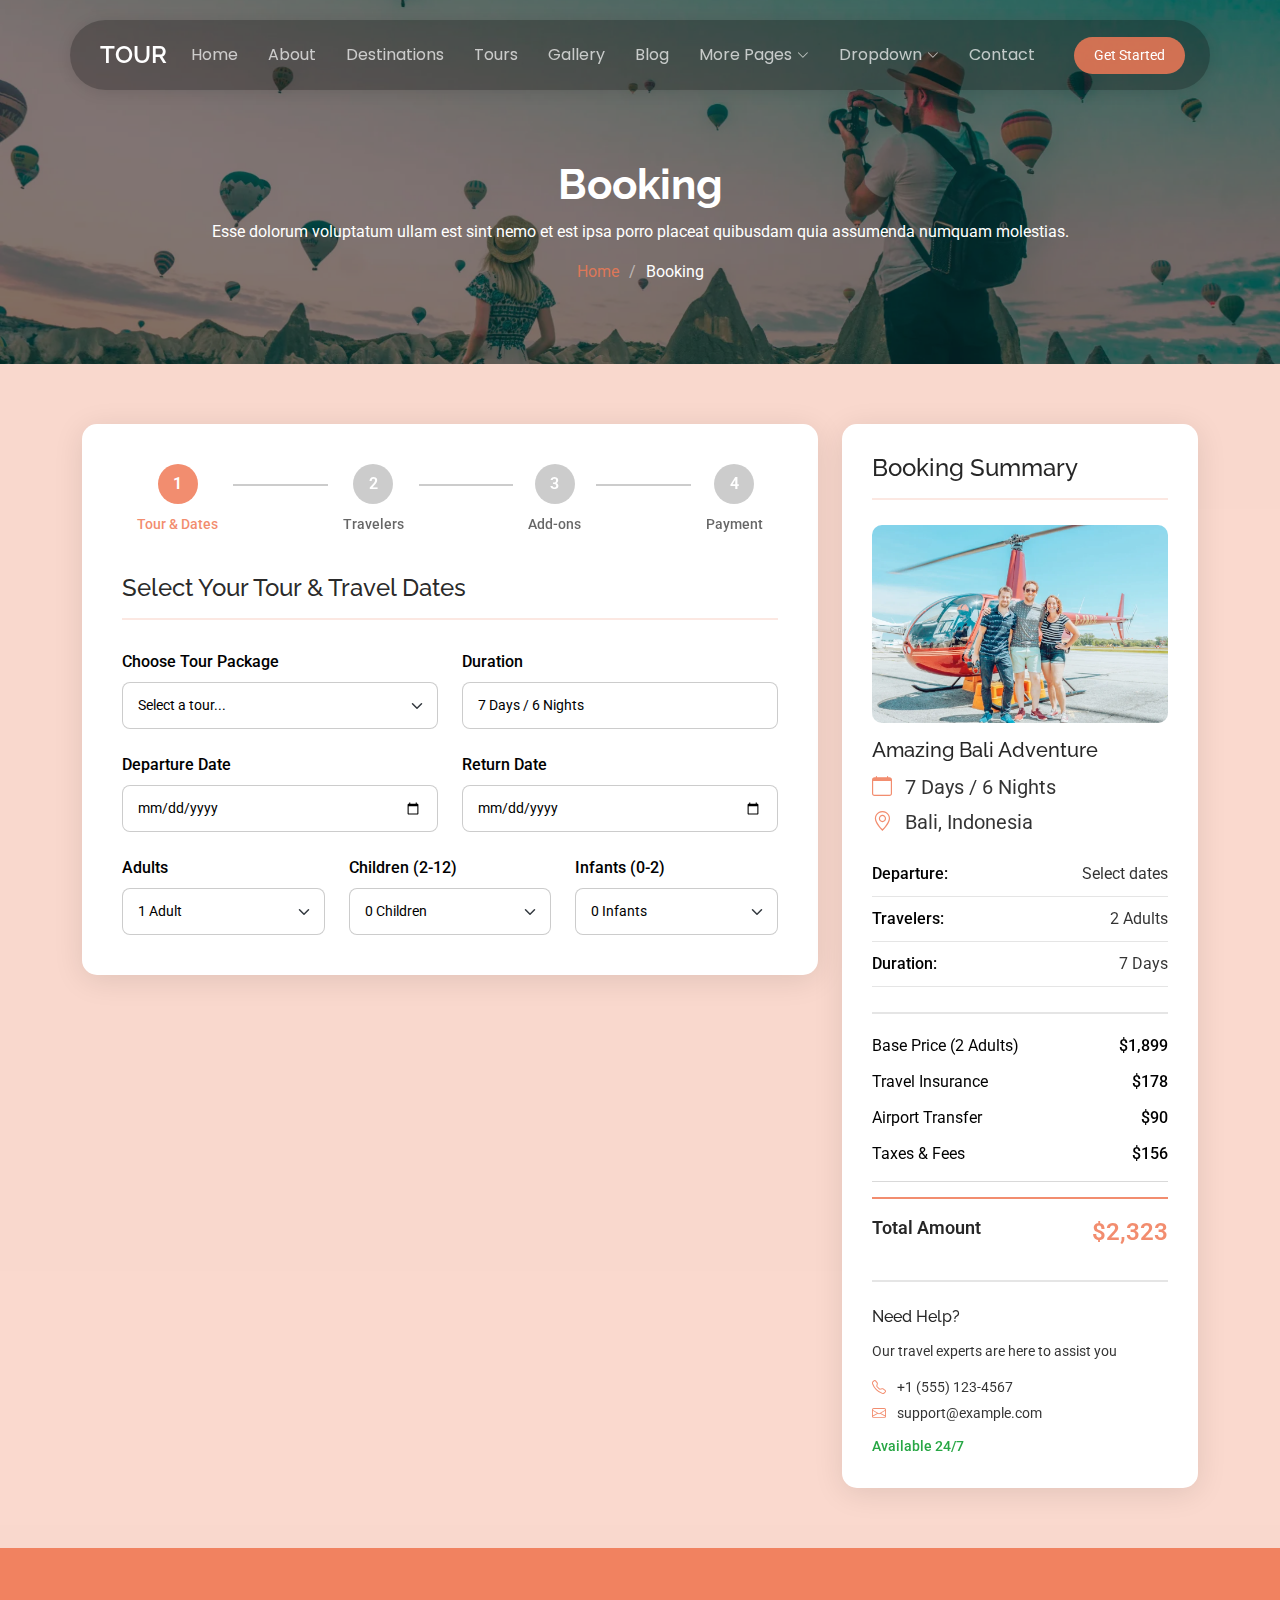
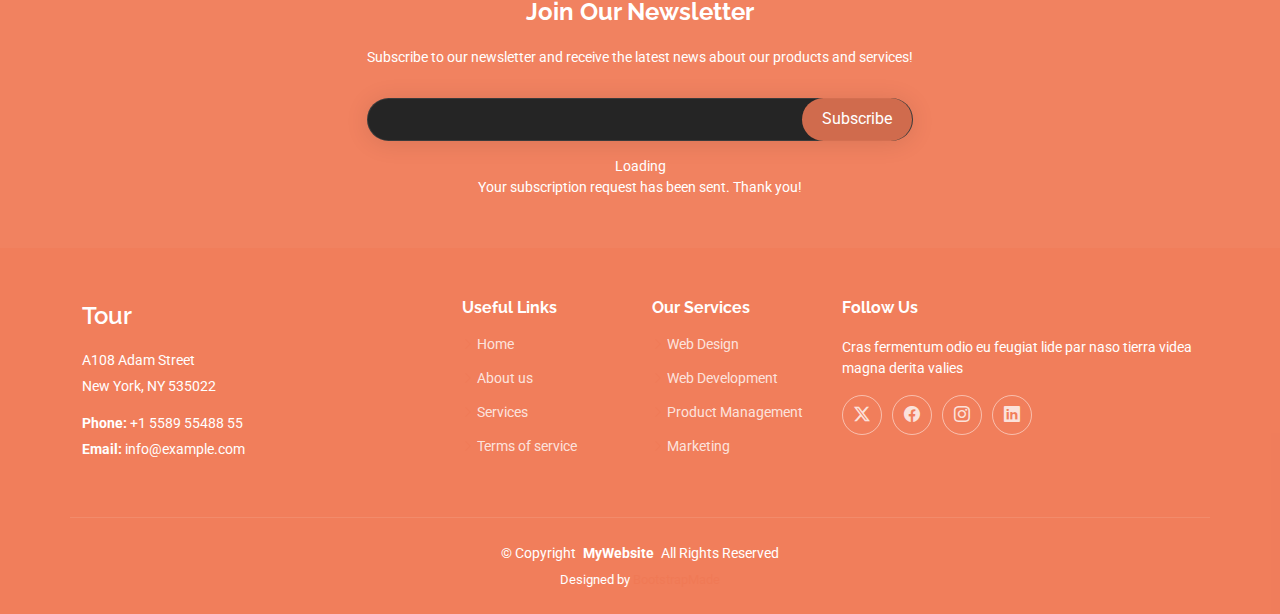
<file: booking.html>
<!DOCTYPE html>
<html lang="en">

<head>
  <meta charset="utf-8">
  <meta content="width=device-width, initial-scale=1.0" name="viewport">
  <title>Booking - Tour Bootstrap Template</title>
  <meta name="description" content="">
  <meta name="keywords" content="">

  <!-- Favicons -->
  <link href="assets/img/favicon.png" rel="icon">
  <link href="assets/img/apple-touch-icon.png" rel="apple-touch-icon">

  <!-- Fonts -->
  <link href="https://fonts.googleapis.com" rel="preconnect">
  <link href="https://fonts.gstatic.com" rel="preconnect" crossorigin>
  <link href="https://fonts.googleapis.com/css2?family=Roboto:ital,wght@0,100;0,300;0,400;0,500;0,700;0,900;1,100;1,300;1,400;1,500;1,700;1,900&family=Poppins:ital,wght@0,100;0,200;0,300;0,400;0,500;0,600;0,700;0,800;0,900;1,100;1,200;1,300;1,400;1,500;1,600;1,700;1,800;1,900&family=Raleway:ital,wght@0,100;0,200;0,300;0,400;0,500;0,600;0,700;0,800;0,900;1,100;1,200;1,300;1,400;1,500;1,600;1,700;1,800;1,900&display=swap" rel="stylesheet">

  <!-- Vendor CSS Files -->
  <link href="assets/vendor/bootstrap/css/bootstrap.min.css" rel="stylesheet">
  <link href="assets/vendor/bootstrap-icons/bootstrap-icons.css" rel="stylesheet">
  <link href="assets/vendor/aos/aos.css" rel="stylesheet">
  <link href="assets/vendor/swiper/swiper-bundle.min.css" rel="stylesheet">
  <link href="assets/vendor/glightbox/css/glightbox.min.css" rel="stylesheet">

  <!-- Main CSS File -->
  <link href="assets/css/main.css" rel="stylesheet">

  <!-- =======================================================
  * Template Name: Tour
  * Template URL: https://bootstrapmade.com/tour-bootstrap-travel-website-template/
  * Updated: Jul 01 2025 with Bootstrap v5.3.7
  * Author: BootstrapMade.com
  * License: https://bootstrapmade.com/license/
  ======================================================== -->
</head>

<body class="booking-page">

  <header id="header" class="header d-flex align-items-center fixed-top">
    <div class="header-container container-fluid container-xl position-relative d-flex align-items-center justify-content-between">

      <a href="index.html" class="logo d-flex align-items-center me-auto me-xl-0">
        <!-- Uncomment the line below if you also wish to use an image logo -->
        <!-- <img src="assets/img/logo.webp" alt=""> -->
        <h1 class="sitename">Tour</h1>
      </a>

      <nav id="navmenu" class="navmenu">
        <ul>
          <li><a href="index.html">Home</a></li>
          <li><a href="about.html">About</a></li>
          <li><a href="destinations.html">Destinations</a></li>
          <li><a href="tours.html">Tours</a></li>
          <li><a href="gallery.html">Gallery</a></li>
          <li><a href="blog.html">Blog</a></li>
          <li class="dropdown"><a href="#"><span>More Pages</span> <i class="bi bi-chevron-down toggle-dropdown"></i></a>
            <ul>
              <li><a href="destination-details.html">Destination Details</a></li>
              <li><a href="tour-details.html">Tour Details</a></li>
              <li><a href="booking.html" class="active">Booking</a></li>
              <li><a href="testimonials">Testimonials</a></li>
              <li><a href="faq.html">Frequently Asked Questions</a></li>
              <li><a href="blog-details.html">Blog Details</a></li>
              <li><a href="terms.html">Terms</a></li>
              <li><a href="privacy.html">Privacy</a></li>
              <li><a href="404.html">404</a></li>
            </ul>
          </li>
          <li class="dropdown"><a href="#"><span>Dropdown</span> <i class="bi bi-chevron-down toggle-dropdown"></i></a>
            <ul>
              <li><a href="#">Dropdown 1</a></li>
              <li class="dropdown"><a href="#"><span>Deep Dropdown</span> <i class="bi bi-chevron-down toggle-dropdown"></i></a>
                <ul>
                  <li><a href="#">Deep Dropdown 1</a></li>
                  <li><a href="#">Deep Dropdown 2</a></li>
                  <li><a href="#">Deep Dropdown 3</a></li>
                  <li><a href="#">Deep Dropdown 4</a></li>
                  <li><a href="#">Deep Dropdown 5</a></li>
                </ul>
              </li>
              <li><a href="#">Dropdown 2</a></li>
              <li><a href="#">Dropdown 3</a></li>
              <li><a href="#">Dropdown 4</a></li>
            </ul>
          </li>
          <li><a href="contact.html">Contact</a></li>
        </ul>
        <i class="mobile-nav-toggle d-xl-none bi bi-list"></i>
      </nav>

      <a class="btn-getstarted" href="destiantios.html">Get Started</a>

    </div>
  </header>

  <main class="main">

    <!-- Page Title -->
    <div class="page-title dark-background" data-aos="fade" style="background-image: url(assets/img/travel/showcase-8.webp);">
      <div class="container position-relative">
        <h1>Booking</h1>
        <p>Esse dolorum voluptatum ullam est sint nemo et est ipsa porro placeat quibusdam quia assumenda numquam molestias.</p>
        <nav class="breadcrumbs">
          <ol>
            <li><a href="index.html">Home</a></li>
            <li class="current">Booking</li>
          </ol>
        </nav>
      </div>
    </div><!-- End Page Title -->

    <!-- Travel Booking Section -->
    <section id="travel-booking" class="travel-booking section">

      <div class="container" data-aos="fade-up" data-aos-delay="100">

        <div class="row">
          <div class="col-lg-8">
            <div class="booking-form-container">
              <!-- Progress Steps -->
              <div class="booking-progress nav nav-tabs" data-aos="fade-up" data-aos-delay="200">
                <button class="step nav-link active" data-bs-toggle="tab" data-bs-target="#travel-booking-step-1" aria-current="page">
                  <span class="step-number">1</span>
                  <span class="step-title">Tour &amp; Dates</span>
                </button>
                <button class="step nav-link" data-bs-toggle="tab" data-bs-target="#travel-booking-step-2">
                  <span class="step-number">2</span>
                  <span class="step-title">Travelers</span>
                </button>
                <button class="step nav-link" data-bs-toggle="tab" data-bs-target="#travel-booking-step-3">
                  <span class="step-number">3</span>
                  <span class="step-title">Add-ons</span>
                </button>
                <button class="step nav-link" data-bs-toggle="tab" data-bs-target="#travel-booking-step-4">
                  <span class="step-number">4</span>
                  <span class="step-title">Payment</span>
                </button>
              </div><!-- End Progress Steps -->

              <!-- Booking Form -->
              <form action="" method="post" class="booking-form" data-aos="fade-up" data-aos-delay="300">

                <div class="tab-content" id="bookingTabContent">
                  <!-- Step 1: Tour & Dates -->
                  <div class="form-step tab-pane fade show active" id="travel-booking-step-1" role="tabpanel">
                    <h4>Select Your Tour &amp; Travel Dates</h4>

                    <div class="row gy-4">
                      <div class="col-md-6">
                        <label for="tour-select">Choose Tour Package</label>
                        <select name="tour_package" id="tour-select" class="form-select" required="">
                          <option value="">Select a tour...</option>
                          <option value="amazing-bali-adventure">Amazing Bali Adventure - 7 Days</option>
                          <option value="thailand-explorer">Thailand Explorer - 10 Days</option>
                          <option value="vietnam-highlights">Vietnam Highlights - 8 Days</option>
                          <option value="cambodia-discovery">Cambodia Discovery - 6 Days</option>
                        </select>
                      </div>

                      <div class="col-md-6">
                        <label for="tour-duration">Duration</label>
                        <input type="text" name="tour_duration" id="tour-duration" class="form-control" value="7 Days / 6 Nights" readonly="">
                      </div>

                      <div class="col-md-6">
                        <label for="departure-date">Departure Date</label>
                        <input type="date" name="departure_date" id="departure-date" class="form-control" required="">
                      </div>

                      <div class="col-md-6">
                        <label for="return-date">Return Date</label>
                        <input type="date" name="return_date" id="return-date" class="form-control" required="">
                      </div>

                      <div class="col-md-4">
                        <label for="adults">Adults</label>
                        <select name="adults" id="adults" class="form-select" required="">
                          <option value="1">1 Adult</option>
                          <option value="2">2 Adults</option>
                          <option value="3">3 Adults</option>
                          <option value="4">4 Adults</option>
                        </select>
                      </div>

                      <div class="col-md-4">
                        <label for="children">Children (2-12)</label>
                        <select name="children" id="children" class="form-select">
                          <option value="0">0 Children</option>
                          <option value="1">1 Child</option>
                          <option value="2">2 Children</option>
                          <option value="3">3 Children</option>
                        </select>
                      </div>

                      <div class="col-md-4">
                        <label for="infants">Infants (0-2)</label>
                        <select name="infants" id="infants" class="form-select">
                          <option value="0">0 Infants</option>
                          <option value="1">1 Infant</option>
                          <option value="2">2 Infants</option>
                        </select>
                      </div>
                    </div>
                  </div><!-- End Step 1 -->

                  <!-- Step 2: Traveler Information -->
                  <div class="form-step tab-pane fade" id="travel-booking-step-2" role="tabpanel">
                    <h4>Traveler Information</h4>

                    <div class="traveler-info">
                      <h5>Lead Traveler</h5>
                      <div class="row gy-3">
                        <div class="col-md-6">
                          <label for="first-name">First Name</label>
                          <input type="text" name="first_name" id="first-name" class="form-control" required="">
                        </div>
                        <div class="col-md-6">
                          <label for="last-name">Last Name</label>
                          <input type="text" name="last_name" id="last-name" class="form-control" required="">
                        </div>
                        <div class="col-md-6">
                          <label for="email">Email Address</label>
                          <input type="email" name="email" id="email" class="form-control" required="">
                        </div>
                        <div class="col-md-6">
                          <label for="phone">Phone Number</label>
                          <input type="tel" name="phone" id="phone" class="form-control" required="">
                        </div>
                        <div class="col-md-6">
                          <label for="nationality">Nationality</label>
                          <select name="nationality" id="nationality" class="form-select" required="">
                            <option value="">Select nationality...</option>
                            <option value="US">United States</option>
                            <option value="CA">Canada</option>
                            <option value="UK">United Kingdom</option>
                            <option value="AU">Australia</option>
                          </select>
                        </div>
                      </div>
                    </div>

                    <div class="special-requirements">
                      <h5>Special Requirements</h5>
                      <div class="row gy-3">
                        <div class="col-12">
                          <label for="dietary">Dietary Restrictions</label>
                          <textarea name="dietary" id="dietary" class="form-control" rows="3" placeholder="Please mention any dietary restrictions or food allergies..."></textarea>
                        </div>
                        <div class="col-12">
                          <label for="special-requests">Special Requests</label>
                          <textarea name="special_requests" id="special-requests" class="form-control" rows="3" placeholder="Any special requests or accessibility needs..."></textarea>
                        </div>
                      </div>
                    </div>
                  </div><!-- End Step 2 -->

                  <!-- Step 3: Add-ons & Extras -->
                  <div class="form-step tab-pane fade" id="travel-booking-step-3" role="tabpanel">
                    <h4>Enhance Your Experience</h4>

                    <div class="addon-options">
                      <div class="addon-item">
                        <div class="addon-details">
                          <div class="addon-check">
                            <input type="checkbox" name="travel_insurance" id="travel-insurance" value="yes">
                            <label for="travel-insurance">
                              <h5>Travel Insurance</h5>
                              <p>Comprehensive coverage for your trip including medical emergencies and cancellations.</p>
                            </label>
                          </div>
                          <div class="addon-price">
                            <span class="price">$89</span>
                            <span class="period">per person</span>
                          </div>
                        </div>
                      </div>

                      <div class="addon-item">
                        <div class="addon-details">
                          <div class="addon-check">
                            <input type="checkbox" name="airport_transfer" id="airport-transfer" value="yes">
                            <label for="airport-transfer">
                              <h5>Airport Transfer</h5>
                              <p>Private pickup and drop-off service from/to the airport with comfortable vehicle.</p>
                            </label>
                          </div>
                          <div class="addon-price">
                            <span class="price">$45</span>
                            <span class="period">per trip</span>
                          </div>
                        </div>
                      </div>

                      <div class="addon-item">
                        <div class="addon-details">
                          <div class="addon-check">
                            <input type="checkbox" name="extra_nights" id="extra-nights" value="yes">
                            <label for="extra-nights">
                              <h5>Extra Hotel Nights</h5>
                              <p>Extend your stay with additional nights at premium hotels before or after your tour.</p>
                            </label>
                          </div>
                          <div class="addon-price">
                            <span class="price">$120</span>
                            <span class="period">per night</span>
                          </div>
                        </div>
                      </div>

                      <div class="addon-item">
                        <div class="addon-details">
                          <div class="addon-check">
                            <input type="checkbox" name="local_guide" id="local-guide" value="yes">
                            <label for="local-guide">
                              <h5>Private Local Guide</h5>
                              <p>Personal guide for exclusive insights and customized exploration of hidden gems.</p>
                            </label>
                          </div>
                          <div class="addon-price">
                            <span class="price">$199</span>
                            <span class="period">per day</span>
                          </div>
                        </div>
                      </div>
                    </div>
                  </div><!-- End Step 3 -->

                  <!-- Step 4: Payment Information -->
                  <div class="form-step tab-pane fade" id="travel-booking-step-4" role="tabpanel">
                    <h4>Payment Information</h4>

                    <div class="payment-methods">
                      <div class="method-selector">
                        <input type="radio" name="payment_method" id="credit-card" value="credit_card" checked="">
                        <label for="credit-card"><i class="bi bi-credit-card"></i> Credit Card</label>
                      </div>
                      <div class="method-selector">
                        <input type="radio" name="payment_method" id="paypal" value="paypal">
                        <label for="paypal"><i class="bi bi-paypal"></i> PayPal</label>
                      </div>
                      <div class="method-selector">
                        <input type="radio" name="payment_method" id="bank-transfer" value="bank_transfer">
                        <label for="bank-transfer"><i class="bi bi-bank"></i> Bank Transfer</label>
                      </div>
                    </div>

                    <div class="payment-details">
                      <div class="row gy-3">
                        <div class="col-12">
                          <label for="card-name">Cardholder Name</label>
                          <input type="text" name="card_name" id="card-name" class="form-control" required="">
                        </div>
                        <div class="col-md-8">
                          <label for="card-number">Card Number</label>
                          <input type="text" name="card_number" id="card-number" class="form-control" placeholder="1234 5678 9012 3456" required="">
                        </div>
                        <div class="col-md-4">
                          <label for="card-cvv">CVV</label>
                          <input type="text" name="card_cvv" id="card-cvv" class="form-control" placeholder="123" required="">
                        </div>
                        <div class="col-md-6">
                          <label for="card-expiry-month">Expiry Month</label>
                          <select name="card_expiry_month" id="card-expiry-month" class="form-select" required="">
                            <option value="">Month</option>
                            <option value="01">01</option>
                            <option value="02">02</option>
                            <option value="03">03</option>
                            <option value="04">04</option>
                            <option value="05">05</option>
                            <option value="06">06</option>
                            <option value="07">07</option>
                            <option value="08">08</option>
                            <option value="09">09</option>
                            <option value="10">10</option>
                            <option value="11">11</option>
                            <option value="12">12</option>
                          </select>
                        </div>
                        <div class="col-md-6">
                          <label for="card-expiry-year">Expiry Year</label>
                          <select name="card_expiry_year" id="card-expiry-year" class="form-select" required="">
                            <option value="">Year</option>
                            <option value="2024">2024</option>
                            <option value="2025">2025</option>
                            <option value="2026">2026</option>
                            <option value="2027">2027</option>
                            <option value="2028">2028</option>
                            <option value="2029">2029</option>
                          </select>
                        </div>
                      </div>

                      <div class="secure-payment">
                        <i class="bi bi-shield-check"></i>
                        <span>Your payment information is secure and encrypted</span>
                      </div>
                    </div>

                    <div class="terms-agreement">
                      <div class="form-check">
                        <input type="checkbox" name="terms_agreement" id="terms-agreement" class="form-check-input" required="">
                        <label for="terms-agreement" class="form-check-label">
                          I agree to the <a href="#">Terms &amp; Conditions</a> and <a href="#">Privacy Policy</a>
                        </label>
                      </div>
                    </div>

                    <div class="form-navigation">
                      <button type="submit" class="btn btn-book">Complete Booking</button>
                    </div>
                  </div><!-- End Step 4 -->

                </div><!-- End Tab Content -->

              </form><!-- End Booking Form -->
            </div>
          </div>

          <!-- Booking Summary Sidebar -->
          <div class="col-lg-4">
            <div class="booking-summary" data-aos="fade-up" data-aos-delay="400">
              <div class="summary-header">
                <h4>Booking Summary</h4>
              </div>

              <div class="selected-tour">
                <img src="assets/img/travel/tour-15.webp" alt="Selected Tour" class="img-fluid">
                <div class="tour-info">
                  <h5>Amazing Bali Adventure</h5>
                  <p><i class="bi bi-calendar"></i> 7 Days / 6 Nights</p>
                  <p><i class="bi bi-geo-alt"></i> Bali, Indonesia</p>
                </div>
              </div>

              <div class="booking-details">
                <div class="detail-item">
                  <span class="label">Departure:</span>
                  <span class="value">Select dates</span>
                </div>
                <div class="detail-item">
                  <span class="label">Travelers:</span>
                  <span class="value">2 Adults</span>
                </div>
                <div class="detail-item">
                  <span class="label">Duration:</span>
                  <span class="value">7 Days</span>
                </div>
              </div>

              <div class="price-breakdown">
                <div class="price-item">
                  <span class="description">Base Price (2 Adults)</span>
                  <span class="amount">$1,899</span>
                </div>
                <div class="price-item">
                  <span class="description">Travel Insurance</span>
                  <span class="amount">$178</span>
                </div>
                <div class="price-item">
                  <span class="description">Airport Transfer</span>
                  <span class="amount">$90</span>
                </div>
                <div class="price-item tax-item">
                  <span class="description">Taxes &amp; Fees</span>
                  <span class="amount">$156</span>
                </div>
                <div class="price-total">
                  <span class="description">Total Amount</span>
                  <span class="amount">$2,323</span>
                </div>
              </div>

              <div class="help-section">
                <h5>Need Help?</h5>
                <p>Our travel experts are here to assist you</p>
                <div class="contact-info">
                  <p><i class="bi bi-telephone"></i> +1 (555) 123-4567</p>
                  <p><i class="bi bi-envelope"></i> support@example.com</p>
                </div>
                <div class="support-hours">
                  <small>Available 24/7</small>
                </div>
              </div>
            </div>
          </div>
        </div>

      </div>

    </section><!-- /Travel Booking Section -->

  </main>

  <footer id="footer" class="footer position-relative dark-background">

    <div class="footer-newsletter">
      <div class="container">
        <div class="row justify-content-center text-center">
          <div class="col-lg-6">
            <h4>Join Our Newsletter</h4>
            <p>Subscribe to our newsletter and receive the latest news about our products and services!</p>
            <form action="forms/newsletter.php" method="post" class="php-email-form">
              <div class="newsletter-form"><input type="email" name="email"><input type="submit" value="Subscribe"></div>
              <div class="loading">Loading</div>
              <div class="error-message"></div>
              <div class="sent-message">Your subscription request has been sent. Thank you!</div>
            </form>
          </div>
        </div>
      </div>
    </div>

    <div class="container footer-top">
      <div class="row gy-4">
        <div class="col-lg-4 col-md-6 footer-about">
          <a href="index.html" class="d-flex align-items-center">
            <span class="sitename">Tour</span>
          </a>
          <div class="footer-contact pt-3">
            <p>A108 Adam Street</p>
            <p>New York, NY 535022</p>
            <p class="mt-3"><strong>Phone:</strong> <span>+1 5589 55488 55</span></p>
            <p><strong>Email:</strong> <span>info@example.com</span></p>
          </div>
        </div>

        <div class="col-lg-2 col-md-3 footer-links">
          <h4>Useful Links</h4>
          <ul>
            <li><i class="bi bi-chevron-right"></i> <a href="#">Home</a></li>
            <li><i class="bi bi-chevron-right"></i> <a href="#">About us</a></li>
            <li><i class="bi bi-chevron-right"></i> <a href="#">Services</a></li>
            <li><i class="bi bi-chevron-right"></i> <a href="#">Terms of service</a></li>
          </ul>
        </div>

        <div class="col-lg-2 col-md-3 footer-links">
          <h4>Our Services</h4>
          <ul>
            <li><i class="bi bi-chevron-right"></i> <a href="#">Web Design</a></li>
            <li><i class="bi bi-chevron-right"></i> <a href="#">Web Development</a></li>
            <li><i class="bi bi-chevron-right"></i> <a href="#">Product Management</a></li>
            <li><i class="bi bi-chevron-right"></i> <a href="#">Marketing</a></li>
          </ul>
        </div>

        <div class="col-lg-4 col-md-12">
          <h4>Follow Us</h4>
          <p>Cras fermentum odio eu feugiat lide par naso tierra videa magna derita valies</p>
          <div class="social-links d-flex">
            <a href=""><i class="bi bi-twitter-x"></i></a>
            <a href=""><i class="bi bi-facebook"></i></a>
            <a href=""><i class="bi bi-instagram"></i></a>
            <a href=""><i class="bi bi-linkedin"></i></a>
          </div>
        </div>

      </div>
    </div>

    <div class="container copyright text-center mt-4">
      <p>© <span>Copyright</span> <strong class="px-1 sitename">MyWebsite</strong> <span>All Rights Reserved</span></p>
      <div class="credits">
        <!-- All the links in the footer should remain intact. -->
        <!-- You can delete the links only if you've purchased the pro version. -->
        <!-- Licensing information: https://bootstrapmade.com/license/ -->
        <!-- Purchase the pro version with working PHP/AJAX contact form: [buy-url] -->
        Designed by <a href="https://bootstrapmade.com/">BootstrapMade</a>
      </div>
    </div>

  </footer>

  <!-- Scroll Top -->
  <a href="#" id="scroll-top" class="scroll-top d-flex align-items-center justify-content-center"><i class="bi bi-arrow-up-short"></i></a>

  <!-- Preloader -->
  <div id="preloader"></div>

  <!-- Vendor JS Files -->
  <script src="assets/vendor/bootstrap/js/bootstrap.bundle.min.js"></script>
  <script src="assets/vendor/php-email-form/validate.js"></script>
  <script src="assets/vendor/aos/aos.js"></script>
  <script src="assets/vendor/purecounter/purecounter_vanilla.js"></script>
  <script src="assets/vendor/swiper/swiper-bundle.min.js"></script>
  <script src="assets/vendor/isotope-layout/isotope.pkgd.min.js"></script>
  <script src="assets/vendor/imagesloaded/imagesloaded.pkgd.min.js"></script>
  <script src="assets/vendor/glightbox/js/glightbox.min.js"></script>

  <!-- Main JS File -->
  <script src="assets/js/main.js"></script>

</body>

</html>
</file>
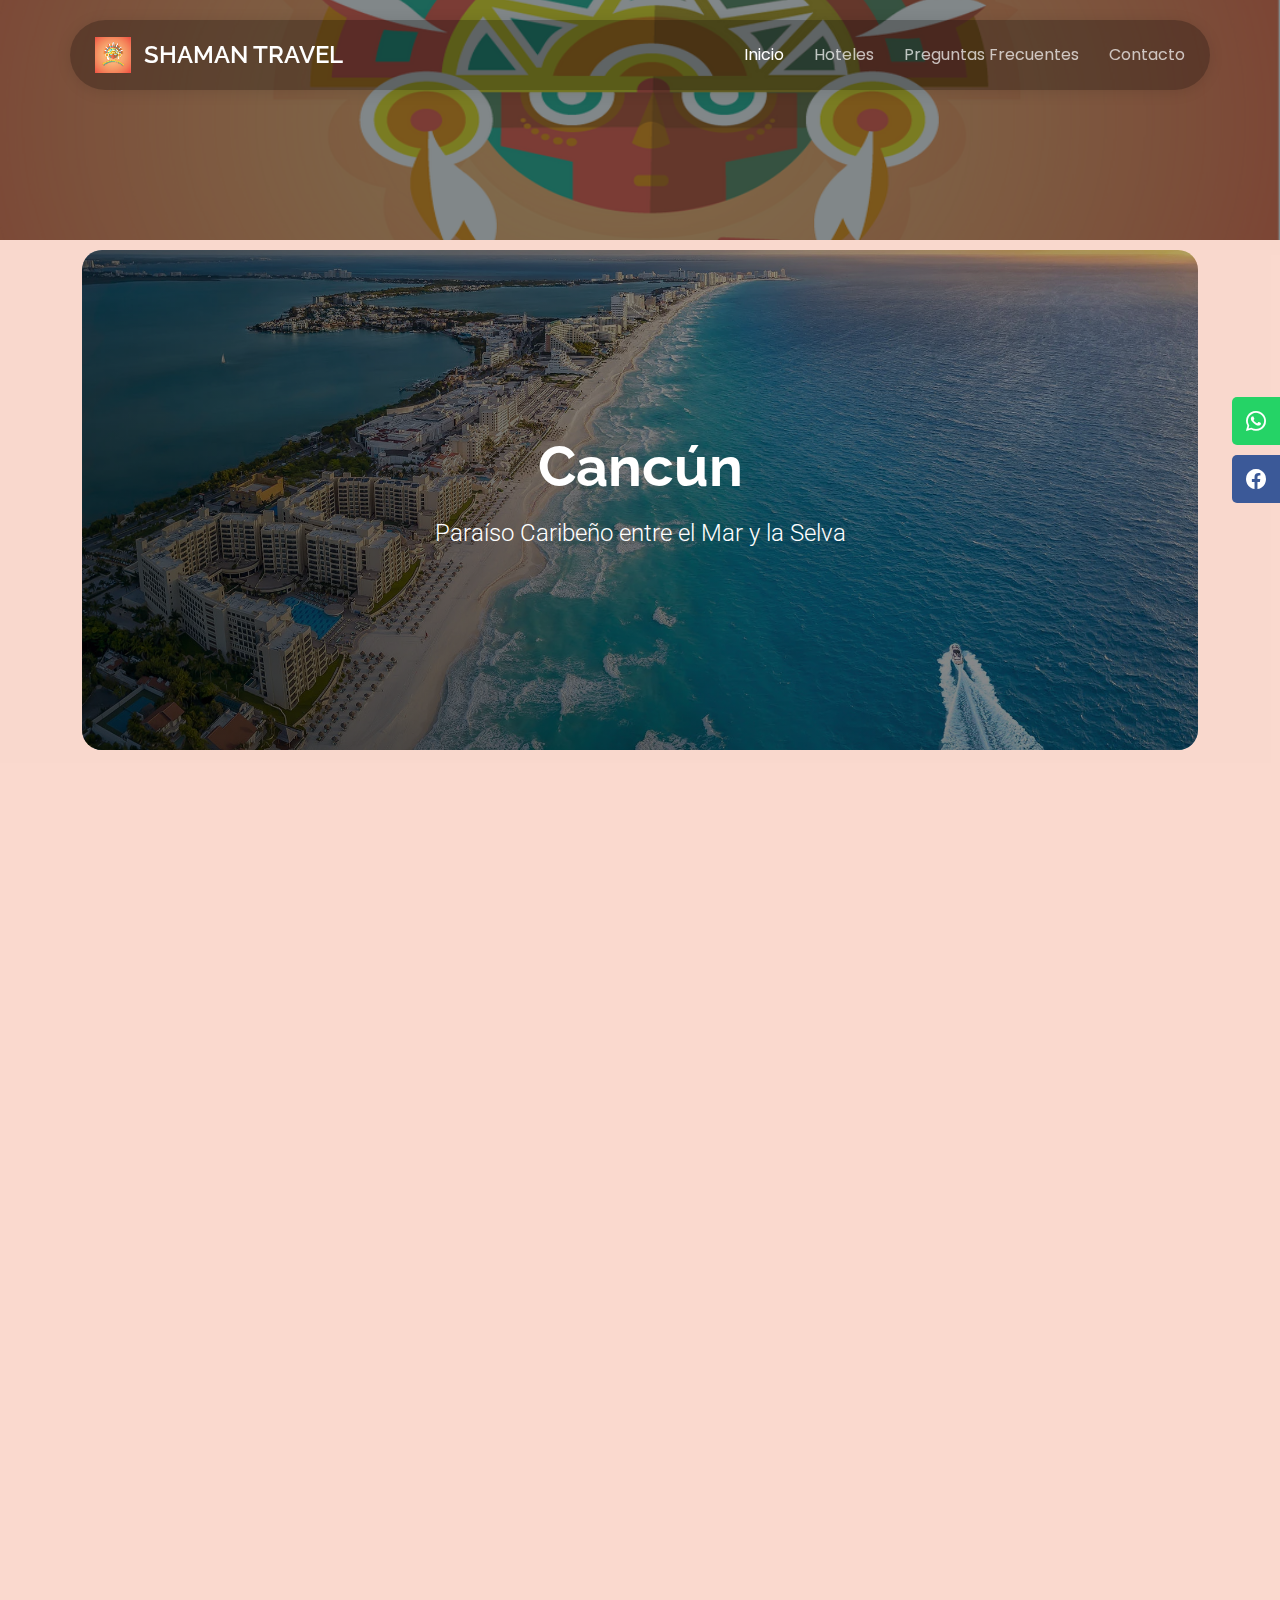
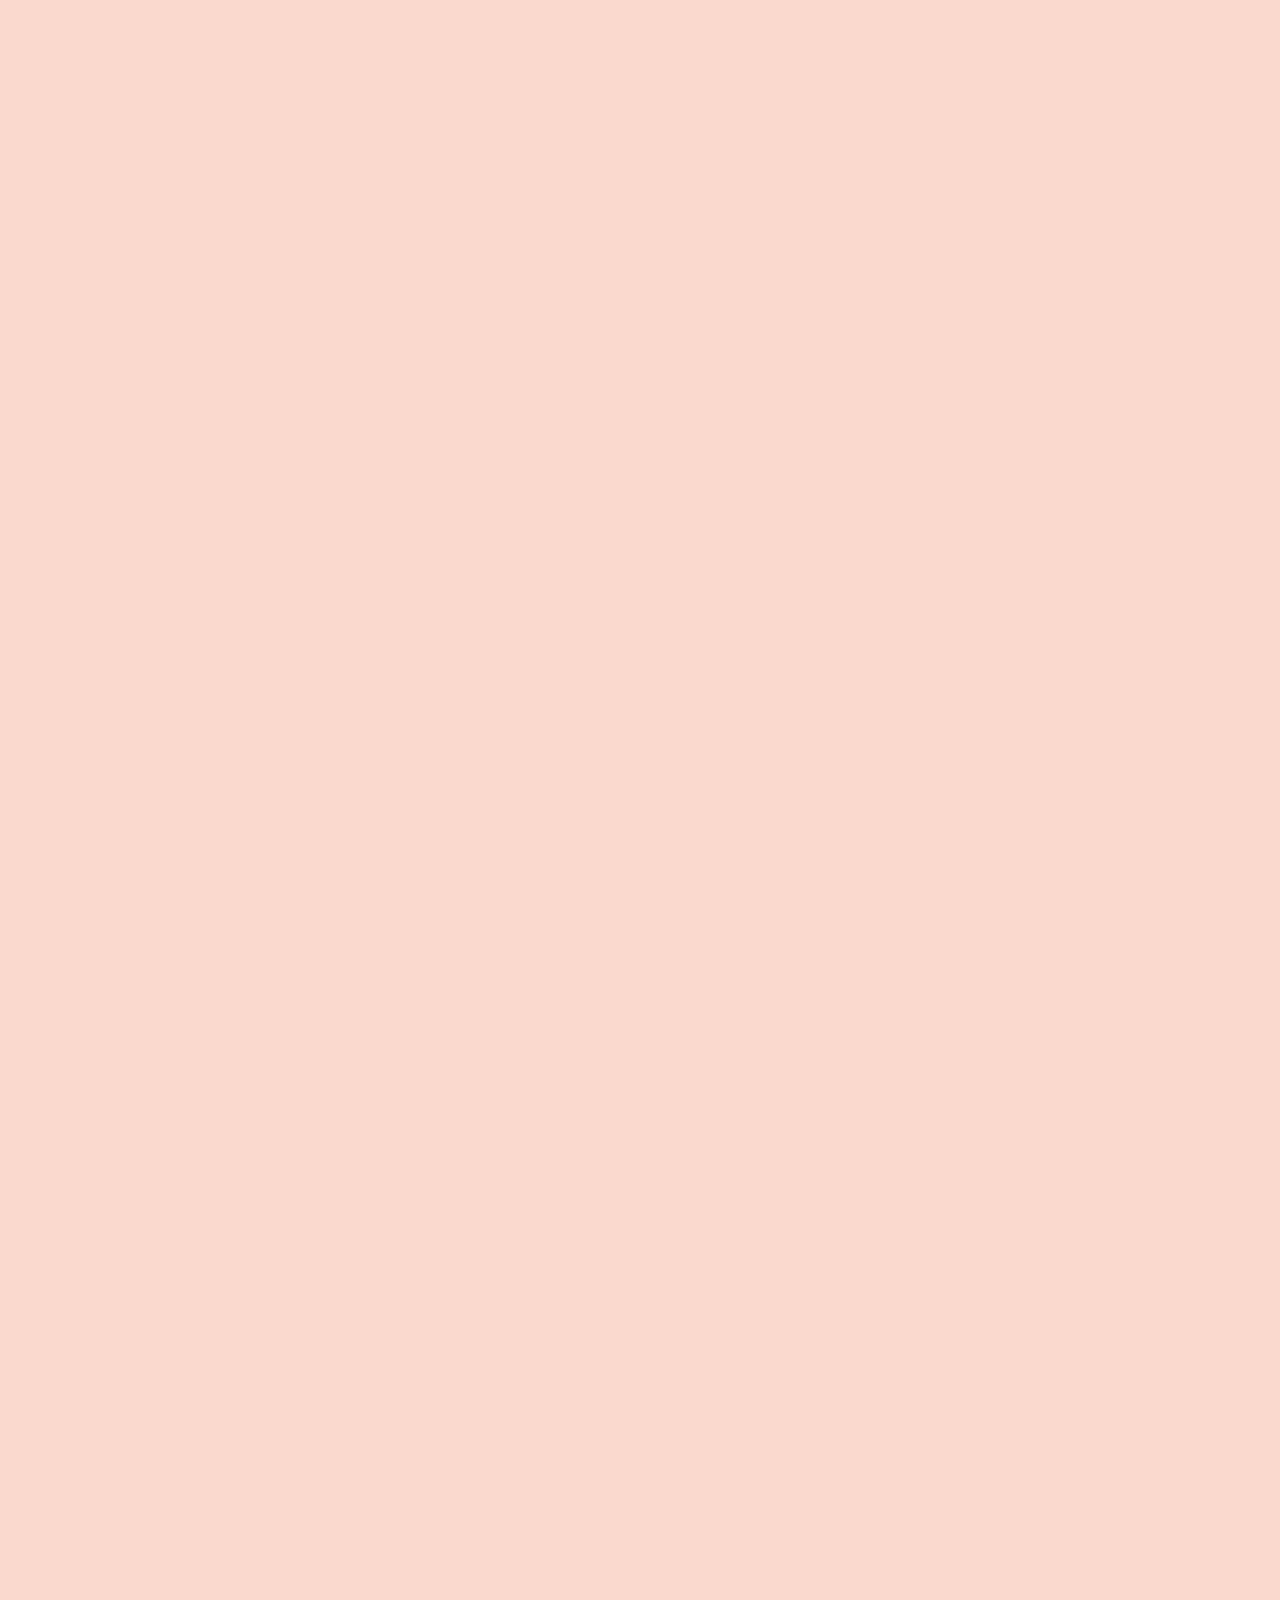
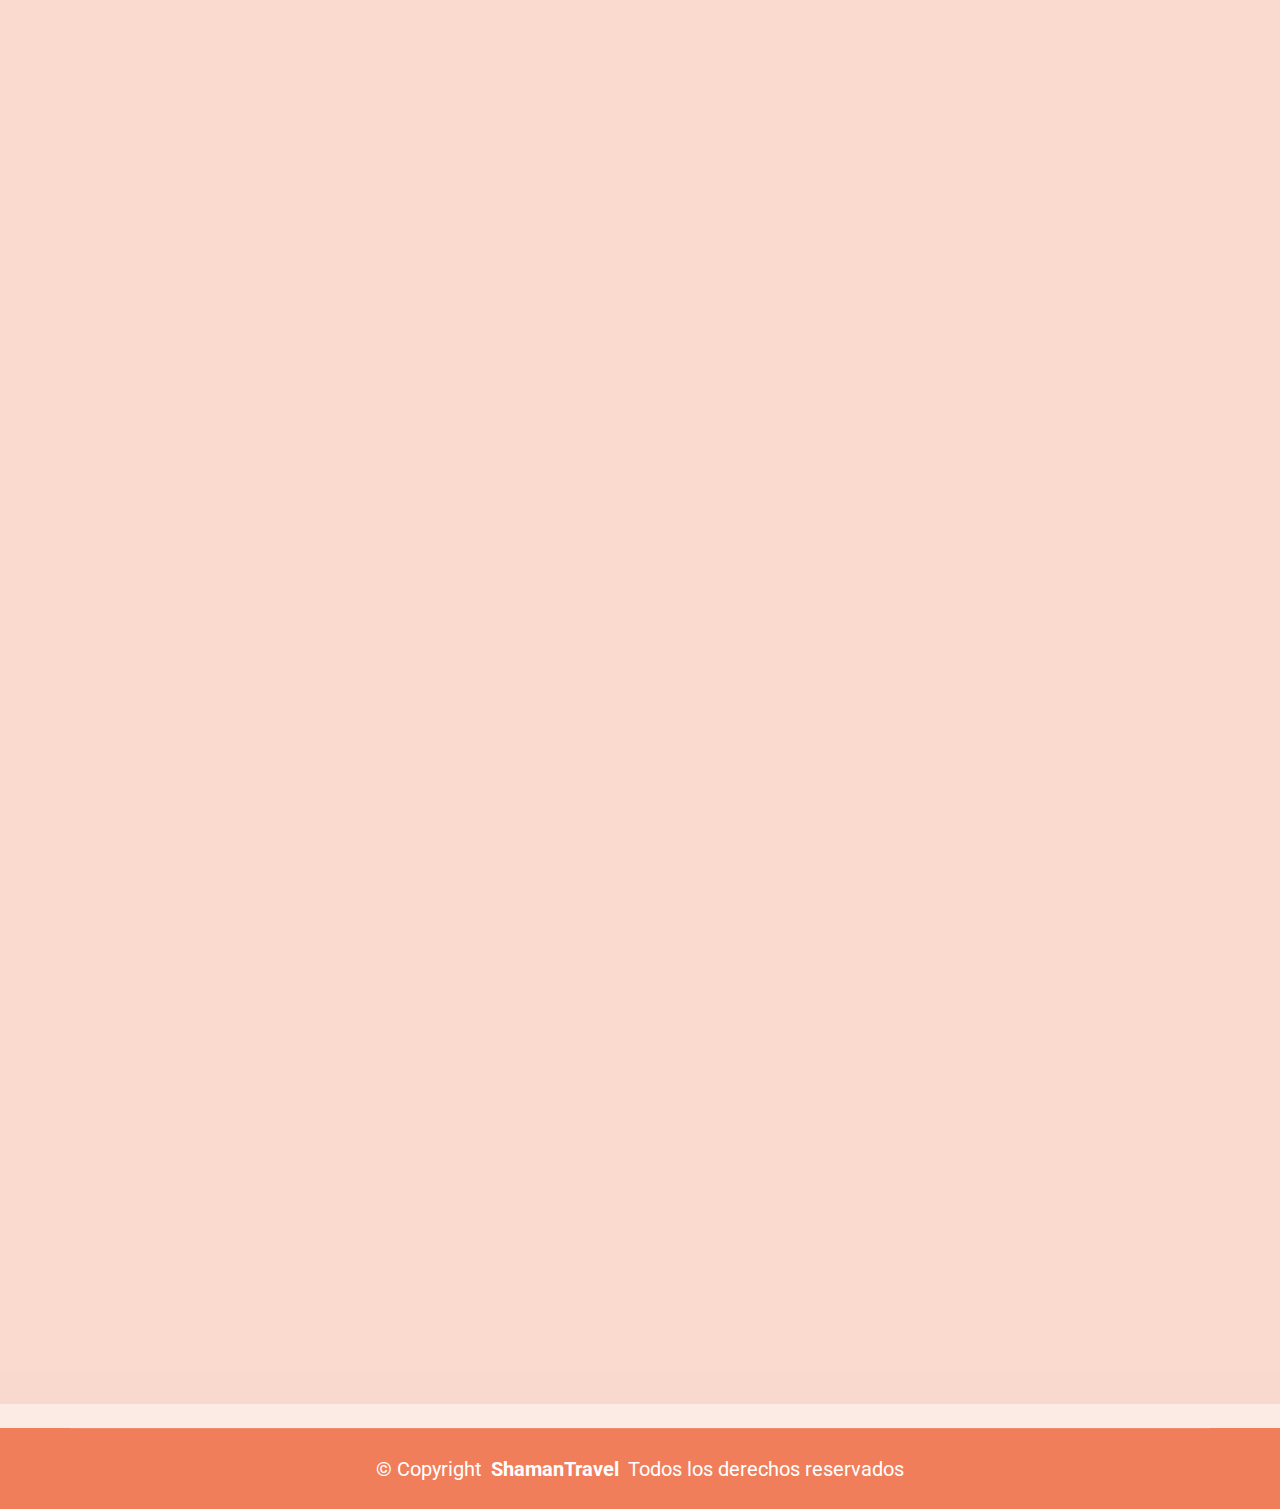
<file: cancun.html>
<!DOCTYPE html>
<html lang="en">

<head>
  <meta charset="utf-8">
  <meta content="width=device-width, initial-scale=1.0" name="viewport">
  <title>Cancún</title>
  <meta name="description" content="">
  <meta name="keywords" content="">

  <!-- Favicons -->
   <link href="assets/img/logo.png" rel="icon">

  <!-- Fonts -->
  <link href="https://fonts.googleapis.com" rel="preconnect">
  <link href="https://fonts.gstatic.com" rel="preconnect" crossorigin>
  <link href="https://fonts.googleapis.com/css2?family=Roboto:ital,wght@0,100;0,300;0,400;0,500;0,700;0,900;1,100;1,300;1,400;1,500;1,700;1,900&family=Poppins:ital,wght@0,100;0,200;0,300;0,400;0,500;0,600;0,700;0,800;0,900;1,100;1,200;1,300;1,400;1,500;1,600;1,700;1,800;1,900&family=Raleway:ital,wght@0,100;0,200;0,300;0,400;0,500;0,600;0,700;0,800;0,900;1,100;1,200;1,300;1,400;1,500;1,600;1,700;1,800;1,900&display=swap" rel="stylesheet">

  <!-- Vendor CSS Files -->
  <link href="assets/vendor/bootstrap/css/bootstrap.min.css" rel="stylesheet">
  <link href="assets/vendor/bootstrap-icons/bootstrap-icons.css" rel="stylesheet">
  <link href="assets/vendor/aos/aos.css" rel="stylesheet">
  <link href="assets/vendor/swiper/swiper-bundle.min.css" rel="stylesheet">
  <link href="assets/vendor/glightbox/css/glightbox.min.css" rel="stylesheet">

  <!-- Main CSS File -->
  <link href="assets/css/main.css" rel="stylesheet">

  <!-- =======================================================
  * Template Name: Tour
  * Template URL: https://bootstrapmade.com/tour-bootstrap-travel-website-template/
  * Updated: Jul 01 2025 with Bootstrap v5.3.7
  * Author: BootstrapMade.com
  * License: https://bootstrapmade.com/license/
  ======================================================== -->
</head>

<body class="destination-details-page">

  <header id="header" class="header d-flex align-items-center fixed-top">
    <div class="header-container container-fluid container-xl position-relative d-flex align-items-center justify-content-between">

      <a href="index.html" class="logo d-flex align-items-center me-auto me-xl-0">
        <!-- Uncomment the line below if you also wish to use an image logo -->
         <img src="assets/img/logo.png" alt=""> 
        <h1 class="sitename">Shaman Travel</h1>
      </a>

      <nav id="navmenu" class="navmenu">
        <ul>
          <li><a href="index.html" class="active">Inicio</a></li>
          <li><a href="hoteles.html">Hoteles</a></li>
          <li><a href="preguntas.html">Preguntas Frecuentes</a></li>  
          <li><a href="contacto.html">Contacto</a></li>
        </ul>
        <i class="mobile-nav-toggle d-xl-none bi bi-list"></i>
      </nav>   

    </div>
  </header>

  <main class="main">

    <!-- Page Title -->
    <div class="page-title dark-background" data-aos="fade" style="background-image: url(assets/img/travel/logo1_1.png);">
      <div class="container position-relative">
        <!-- <div class="container section-title" data-aos="fade-up">
        <h2 style="font-size: 2.5rem; color: #ffffff;">Mazatlán</h2>
        </div> -->
        <!-- <p data-aos="fade-up">Esse dolorum voluptatum ullam est sint nemo et est ipsa porro placeat quibusdam quia assumenda numquam molestias.</p> -->
        <!-- <nav class="breadcrumbs">
          <ol>
            <li><a href="index.html">Home</a></li>
            <li class="current">Destination Details</li>
          </ol>
        </nav>  -->
      </div>
    </div>

    <!-- Travel Destination Details Section -->
    <section id="travel-destination-details" class="travel-destination-details section" style="padding-top: 10px;">

      <div class="container" data-aos="fade-up" data-aos-delay="100">

        <!-- Hero Section -->
        <div class="destination-hero" data-aos="fade-up" data-aos-delay="100">
          <div class="hero-image">
            <img src="assets/img/travel/cancun2.webp" alt="Cancún" class="img-fluid">
            <div class="hero-overlay">
              <div class="hero-content">
                <h1>Cancún</h1>
                <p class="hero-tagline">Paraíso Caribeño entre el Mar y la Selva</p>
              </div>
            </div>
          </div>
        </div>

        <!-- Overview Section -->
        <div class="destination-overview" data-aos="fade-up" data-aos-delay="200">
          <div class="row">
            <div class="col-lg-8 mx-auto">
              <h2 style="font-size: 2.5rem; color: #f07955;">Descubre Cancún</h2>
              <p style="font-size: 1.5rem;">Ubicado en la costa caribeña de México, Cancún es uno de los destinos turísticos más populares del mundo, conocido por sus playas de arena blanca y aguas turquesa. Además de su vibrante vida nocturna y modernos resorts, Cancún ofrece acceso a maravillas naturales y arqueológicas, como la cercana zona maya de Tulum y la Reserva de la Biosfera de Sian Ka'an. Es un lugar perfecto para quienes buscan aventura, cultura y relajación en un solo sitio.</p>
            </div>
          </div>
        </div>

       
       <!-- Attractions Section -->
      <div class="attractions-section" data-aos="fade-up" data-aos-delay="300">
        <div class="section-header">
          <h2 style="font-size: 2.5rem; color: #f07955;">Lugares Imperdibles</h2>
          <p style="font-size: 1.5rem;">Descubre los sitios más emblemáticos de Cancún</p>
        </div>
        <div class="row gy-4">

          <!-- Playa Delfines -->
          <div class="col-lg-4 col-md-6" data-aos="zoom-in" data-aos-delay="100">
            <div class="attraction-item">
              <div class="attraction-image">
                <img src="assets/img/travel/playa_deslfines_cancun.webp" alt="Playa Delfines" class="img-fluid">
              </div>
              <div class="attraction-content">
                <h4>Playa Delfines</h4>
                <p>Una de las playas más famosas de Cancún, conocida por su arena blanca, fuerte oleaje y el icónico letrero colorido de “Cancún”.</p>
              </div>
            </div>
          </div>

          <!-- Zona Arqueológica El Rey -->
          <div class="col-lg-4 col-md-6" data-aos="zoom-in" data-aos-delay="200">
            <div class="attraction-item">
              <div class="attraction-image">
                <img src="assets/img/travel/zona_arqueologica_rey_cancun.jpg" alt="Zona Arqueológica El Rey" class="img-fluid">
              </div>
              <div class="attraction-content">
                <h4>Zona Arqueológica El Rey</h4>
                <p>Ruinas mayas dentro de la zona hotelera, rodeadas de iguanas. Una experiencia arqueológica accesible y fascinante.</p>
              </div>
            </div>
          </div>

          <!-- Museo Subacuático de Arte (MUSA) -->
          <div class="col-lg-4 col-md-6" data-aos="zoom-in" data-aos-delay="300">
            <div class="attraction-item">
              <div class="attraction-image">
                <img src="assets/img/travel/museo_subacuatico_musa_cancun.jpg" alt="Museo Subacuático de Arte (MUSA)" class="img-fluid">
              </div>
              <div class="attraction-content">
                <h4>Museo Subacuático de Arte (MUSA)</h4>
                <p>Una colección de esculturas submarinas accesible para snorkel o buceo, combinando arte, ecología y aventura marina.</p>
              </div>
            </div>
          </div>

          <!-- Isla Mujeres -->
          <div class="col-lg-4 col-md-6" data-aos="zoom-in" data-aos-delay="100">
            <div class="attraction-item">
              <div class="attraction-image">
                <img src="assets/img/travel/isla_mujeres_cancun.png" alt="Isla Mujeres" class="img-fluid">
              </div>
              <div class="attraction-content">
                <h4>Isla Mujeres</h4>
                <p>A solo 20 minutos en ferry, ofrece playas de ensueño como Playa Norte, sitios de snorkel y un ambiente relajado frente al Caribe.</p>
              </div>
            </div>
          </div>

          <!-- Cenote Dos Ojos (cercano) -->
          <div class="col-lg-4 col-md-6" data-aos="zoom-in" data-aos-delay="200">
            <div class="attraction-item">
              <div class="attraction-image">
                <img src="assets/img/travel/cenote_dos_ojos_cancun.jpeg" alt="Cenote Dos Ojos" class="img-fluid">
              </div>
              <div class="attraction-content">
                <h4>Cenote Dos Ojos</h4>
                <p>Uno de los cenotes más impresionantes de la Riviera Maya, perfecto para nadar o explorar cuevas con guía especializado.</p>
              </div>
            </div>
          </div>

          <!-- Parque Xcaret (cercano a Cancún) -->
          <div class="col-lg-4 col-md-6" data-aos="zoom-in" data-aos-delay="300">
            <div class="attraction-item">
              <div class="attraction-image">
                <img src="assets/img/travel/parque_xcaret_cancun.png" alt="Parque Xcaret" class="img-fluid">
              </div>
              <div class="attraction-content">
                <h4>Parque Xcaret</h4>
                <p>Un eco-parque lleno de actividades culturales, ríos subterráneos y espectáculos que celebran la riqueza de México.</p>
              </div>
            </div>
          </div>

        </div>
      </div>

     <!-- Tours Available Section -->
      <div class="tours-section" data-aos="fade-up" data-aos-delay="400">
        <div class="section-header">
          <h2 style="font-size: 2.5rem; color: #f07955;">Tours y Experiencias Disponibles</h2>
          <p style="font-size: 1.5rem;">Elige entre nuestras mejores actividades en Cancún, ideales para todos los gustos</p>
        </div>
        <div class="row gy-4">

          <!-- Tour 1: Catamarán a Isla Mujeres -->
          <div class="col-lg-4 col-md-6" data-aos="fade-up" data-aos-delay="100">
            <div class="tour-card">
              <div class="tour-image">
                <img src="assets/img/travel/catamaran_cancun.jpg" alt="Catamarán a Isla Mujeres" class="img-fluid">
              </div>
              <div class="tour-content">
                <div class="tour-meta">
                  <span class="duration"><i class="bi bi-clock"></i> 5 horas</span>
                  <span class="rating"><i class="bi bi-star-fill"></i> 4.9</span>
                </div>
                <h4>Catamarán a Isla Mujeres</h4>
                <p>Navega sobre aguas turquesa hacia Isla Mujeres, con barra libre, snorkel en arrecifes y tiempo libre en la playa.</p>
              </div>
            </div>
          </div>

          <!-- Tour 2: Chichén Itzá y Cenote -->
          <div class="col-lg-4 col-md-6" data-aos="fade-up" data-aos-delay="200">
            <div class="tour-card">
              <div class="tour-image">
                <img src="assets/img/travel/chichenitsa_cenote_cancun.jpg" alt="Chichén Itzá y Cenote" class="img-fluid">
              </div>
              <div class="tour-content">
                <div class="tour-meta">
                  <span class="duration"><i class="bi bi-clock"></i> 10 horas</span>
                  <span class="rating"><i class="bi bi-star-fill"></i> 4.8</span>
                </div>
                <h4>Chichén Itzá y Cenote</h4>
                <p>Visita una de las nuevas maravillas del mundo y refréscate en un cenote sagrado rodeado de naturaleza e historia.</p>
              </div>
            </div>
          </div>

          <!-- Tour 3: Tour Gastronómico en el Centro -->
          <div class="col-lg-4 col-md-6" data-aos="fade-up" data-aos-delay="300">
            <div class="tour-card">
              <div class="tour-image">
                <img src="assets/img/travel/gastronomia_cancun.jpg" alt="Tour Gastronómico Cancún" class="img-fluid">
              </div>
              <div class="tour-content">
                <div class="tour-meta">
                  <span class="duration"><i class="bi bi-clock"></i> 3 horas</span>
                  <span class="rating"><i class="bi bi-star-fill"></i> 4.7</span>
                </div>
                <h4>Tour Gastronómico en el Centro</h4>
                <p>Descubre la auténtica cocina yucateca: tacos de cochinita, panuchos, marquesitas y más en los rincones locales de Cancún.</p>
              </div>
            </div>
          </div>

        </div>
      </div>

       <!-- Interactive Map Section -->
      <div class="map-section" data-aos="fade-up" data-aos-delay="500">
        <div class="section-header">
          <h2 style="font-size: 2.5rem; color: #f07955;">Explora Cancún</h2>
          <!-- <p>Mapa interactivo con atracciones clave y puntos de encuentro para tours</p> -->
        </div>
        <div class="map-container">
          <div class="map-embed">
            <iframe
              src="https://www.google.com/maps/embed?pb=!1m18!1m12!1m3!1d3733.870004285183!2d-86.85152868454302!3d21.161908786661307!2m3!1f0!2f0!3f0!3m2!1i1024!2i768!4f13.1!3m3!1m2!1s0x8f4c295c7d0c4991%3A0x2b2e2df9ee97ec7d!2sCanc%C3%BAn%2C%20Quintana%20Roo!5e0!3m2!1ses!2smx!4v1717977000000!5m2!1ses!2smx"
              allowfullscreen=""
              loading="lazy"
              referrerpolicy="no-referrer-when-downgrade">
            </iframe>
          </div>
          <div class="map-points">
            <!-- Agrega aquí puntos de interés si deseas -->
          </div>
        </div>
      </div>

      <!-- Practical Information Section -->
      <div class="practical-info" data-aos="fade-up" data-aos-delay="600">
        <div class="section-header">
          <h2 style="font-size: 2.5rem; color: #f07955;">Información Esencial para tu Viaje</h2>
          <p style="font-size: 1.5rem;">Todo lo que necesitas saber para disfrutar tu experiencia en Cancún</p>
        </div>
        <div class="row gy-4">
          <div class="col-lg-3 col-md-6" data-aos="fade-up" data-aos-delay="100">
            <div class="info-item">
              <div class="info-icon">
                <i class="bi bi-calendar-event"></i>
              </div>
              <h4>Mejor Época para Visitar</h4>
              <p>De diciembre a abril, con clima seco y temperaturas agradables. Temporada alta: Navidad y Semana Santa.</p>
            </div>
          </div>
          <div class="col-lg-3 col-md-6" data-aos="fade-up" data-aos-delay="200">
            <div class="info-item">
              <div class="info-icon">
                <i class="bi bi-thermometer-sun"></i>
              </div>
              <h4>Clima</h4>
              <p>Clima tropical húmedo. Temperaturas entre 23 °C y 33 °C. Temporada de lluvias: junio a octubre.</p>
            </div>
          </div>
          <div class="col-lg-3 col-md-6" data-aos="fade-up" data-aos-delay="300">
            <div class="info-item">
              <div class="info-icon">
                <i class="bi bi-currency-dollar"></i>
              </div>
              <h4>Moneda e Idioma</h4>
              <p>Peso mexicano (MXN). El idioma oficial es el español. Inglés común en zonas turísticas.</p>
            </div>
          </div>
          <div class="col-lg-3 col-md-6" data-aos="fade-up" data-aos-delay="400">
            <div class="info-item">
              <div class="info-icon">
                <i class="bi bi-passport"></i>
              </div>
              <h4>Requisitos de Entrada</h4>
              <p>Pasaporte vigente para turistas internacionales. Visa según país de origen.</p>
            </div>
          </div>
        </div>

        <div class="travel-tips" data-aos="fade-up" data-aos-delay="500">
          <h3 style="font-size: 2.5rem; color: #f07955;">Consejos Locales &amp; Cultura</h3>
          <div class="row">
            <div class="col-md-6">
              <ul class="tips-list">
                <li><i class="bi bi-check-circle"></i> Usa protector solar y mantente hidratado</li>
                <li><i class="bi bi-check-circle"></i> Ropa ligera y calzado cómodo son esenciales</li>
                <li><i class="bi bi-check-circle"></i> Explora el malecón y playas al amanecer o atardecer</li>
              </ul>
            </div>
            <div class="col-md-6">
              <ul class="tips-list">
                <li><i class="bi bi-check-circle"></i> Prueba la gastronomía local: ceviche, cochinita pibil y pescados frescos</li>
                <li><i class="bi bi-check-circle"></i> Usa transporte autorizado para seguridad y comodidad</li>
                <li><i class="bi bi-check-circle"></i> Respeta las indicaciones de seguridad en playas y sitios arqueológicos</li>
              </ul>
            </div>
          </div>
        </div>
      </div>

        <!-- Photo Gallery Section -->
        <!-- <div class="gallery-section" data-aos="fade-up" data-aos-delay="700">
          <div class="section-header">
            <h2>Gallery</h2>
            <p>Immerse yourself in the beauty of Santorini</p>
          </div>
          <div class="gallery-slider swiper init-swiper">
            <script type="application/json" class="swiper-config">
              {
                "loop": true,
                "speed": 600,
                "autoplay": {
                  "delay": 4000
                },
                "slidesPerView": 1,
                "breakpoints": {
                  "768": {
                    "slidesPerView": 2
                  },
                  "992": {
                    "slidesPerView": 3
                  }
                },
                "pagination": {
                  "el": ".swiper-pagination",
                  "type": "bullets",
                  "clickable": true
                }
              }
            </script>
            <div class="swiper-wrapper">
              <div class="swiper-slide">
                <div class="gallery-item">
                  <img src="assets/img/travel/misc-5.webp" alt="Santorini View" class="img-fluid">
                </div>
              </div>
              <div class="swiper-slide">
                <div class="gallery-item">
                  <img src="assets/img/travel/misc-12.webp" alt="Santorini Architecture" class="img-fluid">
                </div>
              </div>
              <div class="swiper-slide">
                <div class="gallery-item">
                  <img src="assets/img/travel/misc-8.webp" alt="Santorini Sunset" class="img-fluid">
                </div>
              </div>
              <div class="swiper-slide">
                <div class="gallery-item">
                  <img src="assets/img/travel/misc-15.webp" alt="Santorini Beach" class="img-fluid">
                </div>
              </div>
              <div class="swiper-slide">
                <div class="gallery-item">
                  <img src="assets/img/travel/misc-3.webp" alt="Santorini Culture" class="img-fluid">
                </div>
              </div>
            </div>
            <div class="swiper-pagination"></div>
          </div>
        </div> -->

        <!-- Call to Action Section -->
        <!-- <div class="cta-section" data-aos="fade-up" data-aos-delay="800">
          <div class="row">
            <div class="col-lg-8 mx-auto text-center">
              <h2>Ready to Experience Santorini?</h2>
              <p>Let our travel experts help you create the perfect Santorini itinerary tailored to your interests and budget.</p>
              <div class="cta-buttons">
                <a href="#" class="btn btn-primary">View All Tours</a>
                <a href="#" class="btn btn-outline">Contact Travel Expert</a>
              </div>
            </div>
          </div>
        </div> -->

      </div>

    </section><!-- /Travel Destination Details Section -->

  </main>

  <footer id="footer" class="footer position-relative dark-background">

    <div class="container copyright text-center mt-4">
      <p style="font-size: 20px;">© <span>Copyright</span> <strong class="px-1 sitename">ShamanTravel</strong> <span>Todos los derechos reservados</span></p>
      <!-- <div class="credits">
        Designed by <a href="https://bootstrapmade.com/">BootstrapMade</a>
      </div> -->
    </div>

  </footer>

  <!-- Scroll Top -->
  <a href="#" id="scroll-top" class="scroll-top d-flex align-items-center justify-content-center"><i class="bi bi-arrow-up-short"></i></a>
  <div class="social-floating">
    <a href="https://wa.me/5218712196060" target="_blank" class="whatsapp" title="WhatsApp"><i class="bi bi-whatsapp"></i></a>
    <a href="https://www.facebook.com/shamantravelcancun" target="_blank" class="facebook" title="Facebook"><i class="bi bi-facebook"></i></a>
  </div>
  <!-- Preloader -->
  <div id="preloader"></div>

  <!-- Vendor JS Files -->
  <script src="assets/vendor/bootstrap/js/bootstrap.bundle.min.js"></script>
  <script src="assets/vendor/php-email-form/validate.js"></script>
  <script src="assets/vendor/aos/aos.js"></script>
  <script src="assets/vendor/purecounter/purecounter_vanilla.js"></script>
  <script src="assets/vendor/swiper/swiper-bundle.min.js"></script>
  <script src="assets/vendor/isotope-layout/isotope.pkgd.min.js"></script>
  <script src="assets/vendor/imagesloaded/imagesloaded.pkgd.min.js"></script>
  <script src="assets/vendor/glightbox/js/glightbox.min.js"></script>

  <!-- Main JS File -->
  <script src="assets/js/main.js"></script>

</body>

</html>
</file>
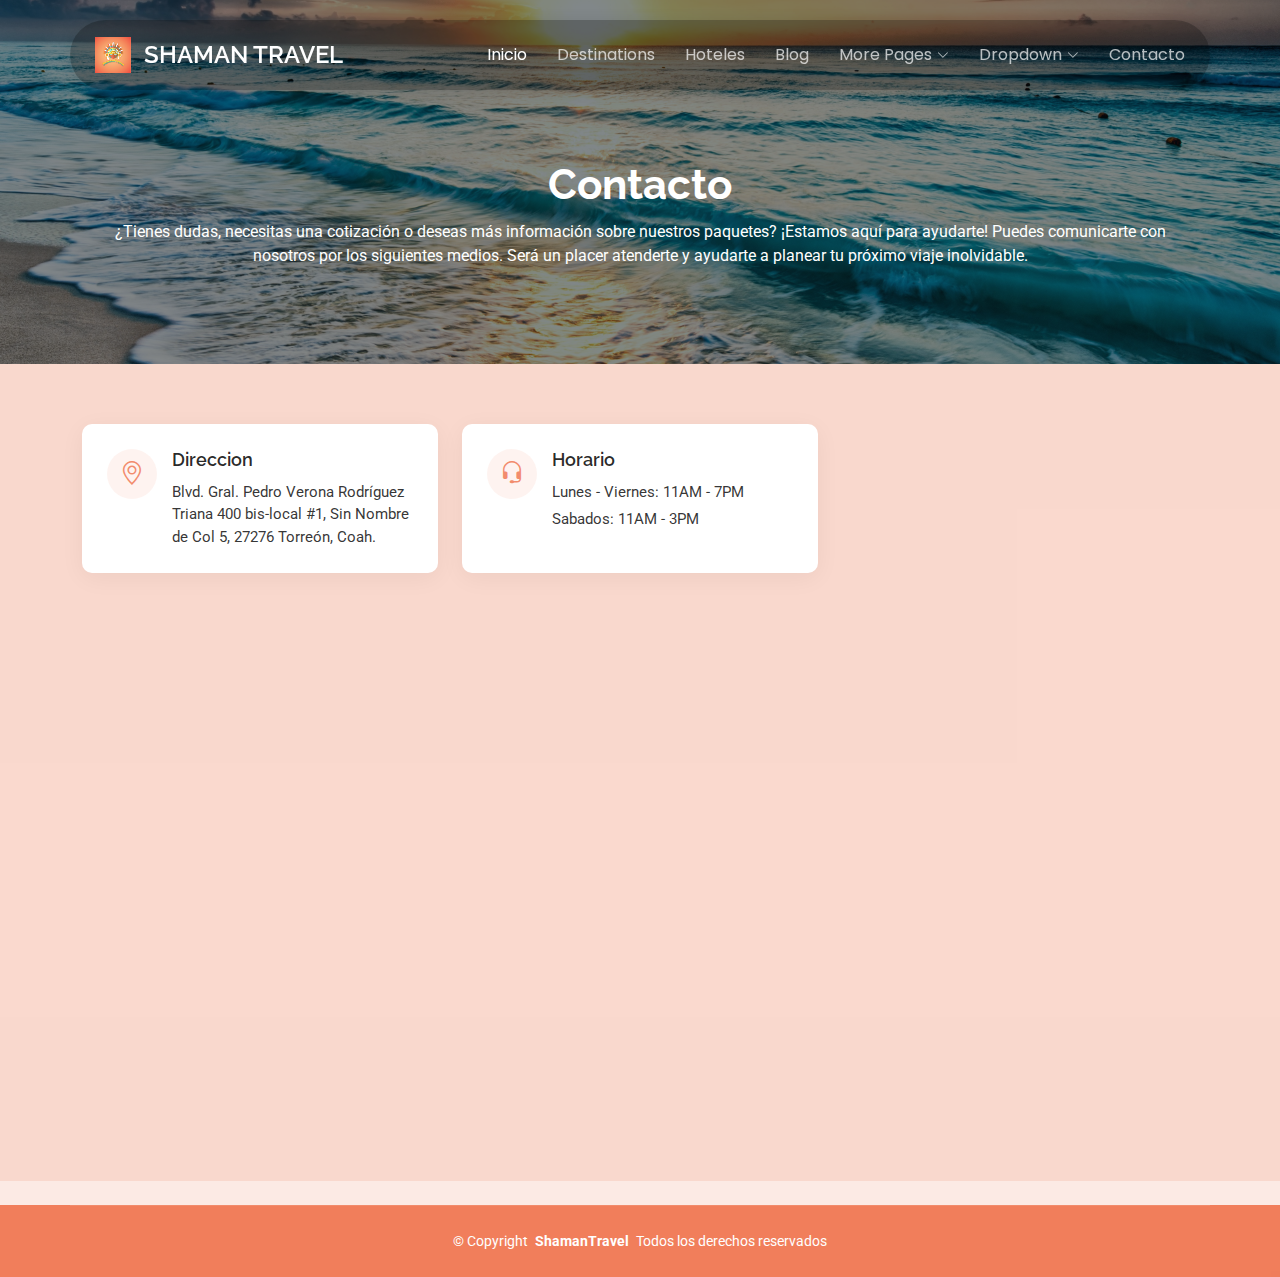
<file: contact.html>
<!DOCTYPE html>
<html lang="en">

<head>
  <meta charset="utf-8">
  <meta content="width=device-width, initial-scale=1.0" name="viewport">
  <title>Contacto</title>
  <meta name="description" content="">
  <meta name="keywords" content="">

  <!-- Favicons -->
  <!-- <link href="assets/img/favicon.png" rel="icon">
  <link href="assets/img/apple-touch-icon.png" rel="apple-touch-icon"> -->
    <link href="assets/img/logo.png" rel="icon">

  <!-- Fonts -->
  <link href="https://fonts.googleapis.com" rel="preconnect">
  <link href="https://fonts.gstatic.com" rel="preconnect" crossorigin>
  <link href="https://fonts.googleapis.com/css2?family=Roboto:ital,wght@0,100;0,300;0,400;0,500;0,700;0,900;1,100;1,300;1,400;1,500;1,700;1,900&family=Poppins:ital,wght@0,100;0,200;0,300;0,400;0,500;0,600;0,700;0,800;0,900;1,100;1,200;1,300;1,400;1,500;1,600;1,700;1,800;1,900&family=Raleway:ital,wght@0,100;0,200;0,300;0,400;0,500;0,600;0,700;0,800;0,900;1,100;1,200;1,300;1,400;1,500;1,600;1,700;1,800;1,900&display=swap" rel="stylesheet">

  <!-- Vendor CSS Files -->
  <link href="assets/vendor/bootstrap/css/bootstrap.min.css" rel="stylesheet">
  <link href="assets/vendor/bootstrap-icons/bootstrap-icons.css" rel="stylesheet">
  <link href="assets/vendor/aos/aos.css" rel="stylesheet">
  <link href="assets/vendor/swiper/swiper-bundle.min.css" rel="stylesheet">
  <link href="assets/vendor/glightbox/css/glightbox.min.css" rel="stylesheet">

  <!-- Main CSS File -->
  <link href="assets/css/main.css" rel="stylesheet">

  <!-- =======================================================
  * Template Name: Tour
  * Template URL: https://bootstrapmade.com/tour-bootstrap-travel-website-template/
  * Updated: Jul 01 2025 with Bootstrap v5.3.7
  * Author: BootstrapMade.com
  * License: https://bootstrapmade.com/license/
  ======================================================== -->
</head>

<body class="contact-page">

  <header id="header" class="header d-flex align-items-center fixed-top">
    <div class="header-container container-fluid container-xl position-relative d-flex align-items-center justify-content-between">

      <a href="index.html" class="logo d-flex align-items-center me-auto me-xl-0">
        <!-- Uncomment the line below if you also wish to use an image logo -->
       <img src="assets/img/logo.png" alt=""> 
        <h1 class="sitename">Shaman Travel</h1>
      </a>

     <nav id="navmenu" class="navmenu">
        <ul>
          <li><a href="index.html" class="active">Inicio</a></li>
          <!-- <li><a href="about.html">About</a></li> -->
          <li><a href="destinations.html">Destinations</a></li>
          <!-- <li><a href="tours.html">Tours</a></li> -->
          <li><a href="gallery.html">Hoteles</a></li>
          <li><a href="blog.html">Blog</a></li>
          <li class="dropdown"><a href="#"><span>More Pages</span> <i class="bi bi-chevron-down toggle-dropdown"></i></a>
            <ul>
              <li><a href="destination-details.html">Destination Details</a></li>
              <li><a href="tour-details.html">Tour Details</a></li>
              <li><a href="booking.html">Booking</a></li>
              <li><a href="testimonials">Testimonials</a></li>
              <li><a href="faq.html">Frequently Asked Questions</a></li>
              <li><a href="blog-details.html">Blog Details</a></li>
              <li><a href="terms.html">Terms</a></li>
              <li><a href="privacy.html">Privacy</a></li>
              <li><a href="404.html">404</a></li>
            </ul>
          </li>
          <li class="dropdown"><a href="#"><span>Dropdown</span> <i class="bi bi-chevron-down toggle-dropdown"></i></a>
            <ul>
              <li><a href="#">Dropdown 1</a></li>
              <li class="dropdown"><a href="#"><span>Deep Dropdown</span> <i class="bi bi-chevron-down toggle-dropdown"></i></a>
                <ul>
                  <li><a href="#">Deep Dropdown 1</a></li>
                  <li><a href="#">Deep Dropdown 2</a></li>
                  <li><a href="#">Deep Dropdown 3</a></li>
                  <li><a href="#">Deep Dropdown 4</a></li>
                  <li><a href="#">Deep Dropdown 5</a></li>
                </ul>
              </li>
              <li><a href="#">Dropdown 2</a></li>
              <li><a href="#">Dropdown 3</a></li>
              <li><a href="#">Dropdown 4</a></li>
            </ul>
          </li>
          <li><a href="contact.html">Contacto</a></li>
        </ul>
        <i class="mobile-nav-toggle d-xl-none bi bi-list"></i>
      </nav>

      <!-- <a class="btn-getstarted" href="destiantios.html">Get Started</a> -->

    </div>
  </header>

  <main class="main">

    <!-- Page Title -->
    <div class="page-title dark-background" data-aos="fade" style="background-image: url(assets/img/travel/mar.jpg);">
      <div class="container position-relative">
        <h1>Contacto</h1>
        <p>¿Tienes dudas, necesitas una cotización o deseas más información sobre nuestros paquetes?
          ¡Estamos aquí para ayudarte!
          Puedes comunicarte con nosotros por los siguientes medios. Será un placer atenderte y ayudarte a planear tu próximo viaje inolvidable.</p>
      </p>
        <!-- <nav class="breadcrumbs">
          <ol>
            <li><a href="index.html">Home</a></li>
            <li class="current">Contact</li>
          </ol>
        </nav> -->
      </div>
    </div><!-- End Page Title -->

    <!-- Contact Section -->
    <section id="contact" class="contact section">

      <div class="container" data-aos="fade-up" data-aos-delay="100">

        <!-- Contact Info Boxes -->
        <div class="row gy-4 mb-5">
          <div class="col-lg-4" data-aos="fade-up" data-aos-delay="100">
            <div class="contact-info-box">
              <div class="icon-box">
                <i class="bi bi-geo-alt"></i>
              </div>
              <div class="info-content">
                <h4>Direccion</h4>
                <p>Blvd. Gral. Pedro Verona Rodríguez Triana 400 bis-local #1, Sin Nombre de Col 5, 27276 Torreón, Coah.</p>
              </div>
            </div>
          </div>

          <!-- <div class="col-lg-4" data-aos="fade-up" data-aos-delay="200">
            <div class="contact-info-box">
              <div class="icon-box">
                <i class="bi bi-envelope"></i>
              </div>
              <div class="info-content">
                <h4>Email Address</h4>
                <p>info@example.com</p>
                <p>contact@example.com</p>
              </div>
            </div>
          </div> -->

          <div class="col-lg-4" data-aos="fade-up" data-aos-delay="300">
            <div class="contact-info-box">
              <div class="icon-box">
                <i class="bi bi-headset"></i>
              </div>
              <div class="info-content">
                <h4>Horario</h4>
                <p>Lunes - Viernes: 11AM - 7PM</p>
                <p>Sabados: 11AM - 3PM</p>
              </div>
            </div>
          </div>
        </div>

      </div>

      <!-- Google Maps (Full Width) -->
      <div class="map-section" data-aos="fade-up" data-aos-delay="200">
        <iframe src="https://www.google.com/maps/embed?pb=!1m18!1m12!1m3!1d3600.5100305200795!2d-103.38839482584909!3d25.521382477503703!2m3!1f0!2f0!3f0!3m2!1i1024!2i768!4f13.1!3m3!1m2!1s0x868fdb54943ab4dd%3A0xf52dc9ed199d1146!2sShaman%20Travel!5e0!3m2!1ses-419!2smx!4v1745685608402!5m2!1ses-419!2smx" 
              width="100%" height="270" style="border:0;" allowfullscreen="" loading="lazy" referrerpolicy="no-referrer-when-downgrade" embed-responsive></iframe>

            </div>

      <!-- Contact Form Section (Overlapping) -->
      <!-- <div class="container form-container-overlap">
        <div class="row justify-content-center" data-aos="fade-up" data-aos-delay="300">
          <div class="col-lg-10">
            <div class="contact-form-wrapper">
              <h2 class="text-center mb-4">Get in Touch</h2>

              <form action="forms/contact.php" method="post" class="php-email-form">
                <div class="row g-3">
                  <div class="col-md-6">
                    <div class="form-group">
                      <div class="input-with-icon">
                        <i class="bi bi-person"></i>
                        <input type="text" class="form-control" name="name" placeholder="First Name" required="">
                      </div>
                    </div>
                  </div>

                  <div class="col-md-6">
                    <div class="form-group">
                      <div class="input-with-icon">
                        <i class="bi bi-envelope"></i>
                        <input type="email" class="form-control" name="email" placeholder="Email Address" required="">
                      </div>
                    </div>
                  </div>

                  <div class="col-md-12">
                    <div class="form-group">
                      <div class="input-with-icon">
                        <i class="bi bi-text-left"></i>
                        <input type="text" class="form-control" name="subject" placeholder="Subject" required="">
                      </div>
                    </div>
                  </div>

                  <div class="col-12">
                    <div class="form-group">
                      <div class="input-with-icon">
                        <i class="bi bi-chat-dots message-icon"></i>
                        <textarea class="form-control" name="message" placeholder="Write Message..." style="height: 180px" required=""></textarea>
                      </div>
                    </div>
                  </div>

                  <div class="col-12">
                    <div class="loading">Loading</div>
                    <div class="error-message"></div>
                    <div class="sent-message">Your message has been sent. Thank you!</div>
                  </div>

                  <div class="col-12 text-center">
                    <button type="submit" class="btn btn-primary btn-submit">SEND MESSAGE</button>
                  </div>
                </div>
              </form>
            </div>
          </div>
        </div>

      </div> -->

    </section><!-- /Contact Section -->

  </main>

 <footer id="footer" class="footer position-relative dark-background">

    <!-- <div class="footer-newsletter">
      <div class="container">
        <div class="row justify-content-center text-center">
          <div class="col-lg-6">
            <h4>Join Our Newsletter</h4>
            <p>Subscribe to our newsletter and receive the latest news about our products and services!</p>
            <form action="forms/newsletter.php" method="post" class="php-email-form">
              <div class="newsletter-form"><input type="email" name="email"><input type="submit" value="Subscribe"></div>
              <div class="loading">Loading</div>
              <div class="error-message"></div>
              <div class="sent-message">Your subscription request has been sent. Thank you!</div>
            </form>
          </div>
        </div>
      </div>
    </div> -->

    <!-- <div class="container footer-top">
      <div class="row gy-4">
        <div class="col-lg-4 col-md-6 footer-about">
          <a href="index.html" class="d-flex align-items-center">
            <span class="sitename">Tour</span>
          </a>
          <div class="footer-contact pt-3">
            <p>A108 Adam Street</p>
            <p>New York, NY 535022</p>
            <p class="mt-3"><strong>Phone:</strong> <span>+1 5589 55488 55</span></p>
            <p><strong>Email:</strong> <span>info@example.com</span></p>
          </div>
        </div>

        <div class="col-lg-2 col-md-3 footer-links">
          <h4>Useful Links</h4>
          <ul>
            <li><i class="bi bi-chevron-right"></i> <a href="#">Home</a></li>
            <li><i class="bi bi-chevron-right"></i> <a href="#">About us</a></li>
            <li><i class="bi bi-chevron-right"></i> <a href="#">Services</a></li>
            <li><i class="bi bi-chevron-right"></i> <a href="#">Terms of service</a></li>
          </ul>
        </div>

        <div class="col-lg-2 col-md-3 footer-links">
          <h4>Our Services</h4>
          <ul>
            <li><i class="bi bi-chevron-right"></i> <a href="#">Web Design</a></li>
            <li><i class="bi bi-chevron-right"></i> <a href="#">Web Development</a></li>
            <li><i class="bi bi-chevron-right"></i> <a href="#">Product Management</a></li>
            <li><i class="bi bi-chevron-right"></i> <a href="#">Marketing</a></li>
          </ul>
        </div>

        <div class="col-lg-4 col-md-12">
          <h4>Follow Us</h4>
          <p>Cras fermentum odio eu feugiat lide par naso tierra videa magna derita valies</p>
          <div class="social-links d-flex">
            <a href=""><i class="bi bi-twitter-x"></i></a>
            <a href=""><i class="bi bi-facebook"></i></a>
            <a href=""><i class="bi bi-instagram"></i></a>
            <a href=""><i class="bi bi-linkedin"></i></a>
          </div>
        </div>

      </div>
    </div> -->

    <div class="container copyright text-center mt-4">
      <p>© <span>Copyright</span> <strong class="px-1 sitename">ShamanTravel</strong> <span>Todos los derechos reservados</span></p>
      <!-- <div class="credits">
        Designed by <a href="https://bootstrapmade.com/">BootstrapMade</a>
      </div> -->
    </div>

  </footer>

  <!-- Scroll Top -->
  <a href="#" id="scroll-top" class="scroll-top d-flex align-items-center justify-content-center"><i class="bi bi-arrow-up-short"></i></a>

  <!-- Preloader -->
  <div id="preloader"></div>

  <!-- Vendor JS Files -->
  <script src="assets/vendor/bootstrap/js/bootstrap.bundle.min.js"></script>
  <script src="assets/vendor/php-email-form/validate.js"></script>
  <script src="assets/vendor/aos/aos.js"></script>
  <script src="assets/vendor/purecounter/purecounter_vanilla.js"></script>
  <script src="assets/vendor/swiper/swiper-bundle.min.js"></script>
  <script src="assets/vendor/isotope-layout/isotope.pkgd.min.js"></script>
  <script src="assets/vendor/imagesloaded/imagesloaded.pkgd.min.js"></script>
  <script src="assets/vendor/glightbox/js/glightbox.min.js"></script>

  <!-- Main JS File -->
  <script src="assets/js/main.js"></script>

</body>

</html>
</file>
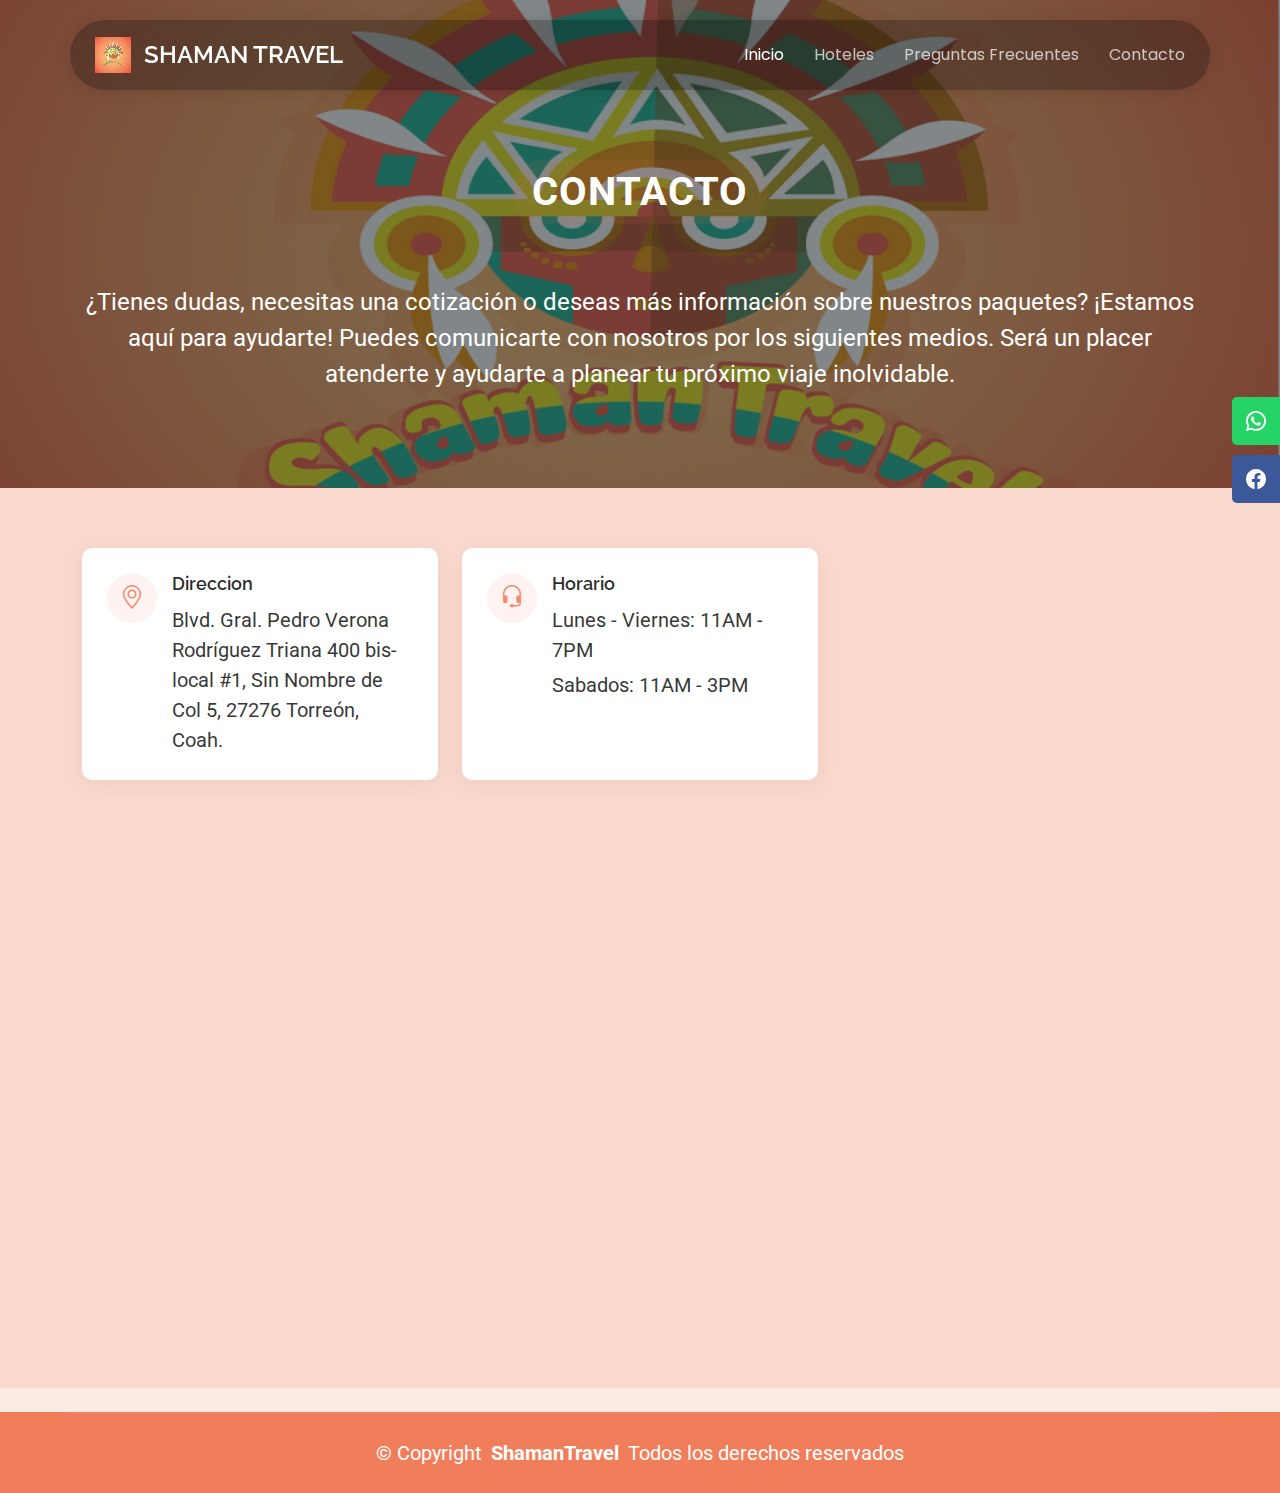
<file: contacto.html>
<!DOCTYPE html>
<html lang="en">

<head>
  <meta charset="utf-8">
  <meta content="width=device-width, initial-scale=1.0" name="viewport">
  <title>Contacto</title>
  <meta name="description" content="">
  <meta name="keywords" content="">

  <!-- Favicons -->
  <!-- <link href="assets/img/favicon.png" rel="icon">
  <link href="assets/img/apple-touch-icon.png" rel="apple-touch-icon"> -->
    <link href="assets/img/logo.png" rel="icon">

  <!-- Fonts -->
  <link href="https://fonts.googleapis.com" rel="preconnect">
  <link href="https://fonts.gstatic.com" rel="preconnect" crossorigin>
  <link href="https://fonts.googleapis.com/css2?family=Roboto:ital,wght@0,100;0,300;0,400;0,500;0,700;0,900;1,100;1,300;1,400;1,500;1,700;1,900&family=Poppins:ital,wght@0,100;0,200;0,300;0,400;0,500;0,600;0,700;0,800;0,900;1,100;1,200;1,300;1,400;1,500;1,600;1,700;1,800;1,900&family=Raleway:ital,wght@0,100;0,200;0,300;0,400;0,500;0,600;0,700;0,800;0,900;1,100;1,200;1,300;1,400;1,500;1,600;1,700;1,800;1,900&display=swap" rel="stylesheet">

  <!-- Vendor CSS Files -->
  <link href="assets/vendor/bootstrap/css/bootstrap.min.css" rel="stylesheet">
  <link href="assets/vendor/bootstrap-icons/bootstrap-icons.css" rel="stylesheet">
  <link href="assets/vendor/aos/aos.css" rel="stylesheet">
  <link href="assets/vendor/swiper/swiper-bundle.min.css" rel="stylesheet">
  <link href="assets/vendor/glightbox/css/glightbox.min.css" rel="stylesheet">

  <!-- Main CSS File -->
  <link href="assets/css/main.css" rel="stylesheet">

  <!-- =======================================================
  * Template Name: Tour
  * Template URL: https://bootstrapmade.com/tour-bootstrap-travel-website-template/
  * Updated: Jul 01 2025 with Bootstrap v5.3.7
  * Author: BootstrapMade.com
  * License: https://bootstrapmade.com/license/
  ======================================================== -->
</head>

<body class="contact-page">

  <header id="header" class="header d-flex align-items-center fixed-top">
    <div class="header-container container-fluid container-xl position-relative d-flex align-items-center justify-content-between">

      <a href="index.html" class="logo d-flex align-items-center me-auto me-xl-0">
        <!-- Uncomment the line below if you also wish to use an image logo -->
         <img src="assets/img/logo.png" alt=""> 
        <h1 class="sitename">Shaman Travel</h1>
      </a>

      <nav id="navmenu" class="navmenu">
        <ul>
          <li><a href="index.html" class="active">Inicio</a></li>
          <li><a href="hoteles.html">Hoteles</a></li>
          <li><a href="preguntas.html">Preguntas Frecuentes</a></li>  
          <li><a href="contacto.html">Contacto</a></li>
        </ul>
        <i class="mobile-nav-toggle d-xl-none bi bi-list"></i>
      </nav>   

    </div>
  </header>

  <main class="main">

    <!-- Page Title -->
    <div class="page-title dark-background" data-aos="fade" style="background-image: url(assets/img/travel/logo1_1.png);">
      <div class="container position-relative">
        <div class="container section-title" data-aos="fade-up">
        <h2 style="font-size: 2.5rem; color: #ffffff;">Contacto</h2>
        </div>
        <p data-aos="fade-up" style="font-size: 1.5rem; color: #ffffff;">¿Tienes dudas, necesitas una cotización o deseas más información sobre nuestros paquetes?
          ¡Estamos aquí para ayudarte!
          Puedes comunicarte con nosotros por los siguientes medios. Será un placer atenderte y ayudarte a planear tu próximo viaje inolvidable.</p>
      </p>
        <!-- <nav class="breadcrumbs">
          <ol>
            <li><a href="index.html">Home</a></li>
            <li class="current">Contact</li>
          </ol>
        </nav> -->
      </div>
    </div><!-- End Page Title -->

    <!-- Contact Section -->
    <section id="contact" class="contact section">

      <div class="container" data-aos="fade-up" data-aos-delay="100">

        <!-- Contact Info Boxes -->
        <div class="row gy-4 mb-5">
          <div class="col-lg-4" data-aos="fade-up" data-aos-delay="100">
            <div class="contact-info-box">
              <div class="icon-box">
                <i class="bi bi-geo-alt"></i>
              </div>
              <div class="info-content">
                <h4>Direccion</h4>
                <p style="font-size: 20px;">Blvd. Gral. Pedro Verona Rodríguez Triana 400 bis-local #1, Sin Nombre de Col 5, 27276 Torreón, Coah.</p>
              </div>
            </div>
          </div>

          <!-- <div class="col-lg-4" data-aos="fade-up" data-aos-delay="200">
            <div class="contact-info-box">
              <div class="icon-box">
                <i class="bi bi-envelope"></i>
              </div>
              <div class="info-content">
                <h4>Email Address</h4>
                <p>info@example.com</p>
                <p>contact@example.com</p>
              </div>
            </div>
          </div> -->

          <div class="col-lg-4" data-aos="fade-up" data-aos-delay="300">
            <div class="contact-info-box">
              <div class="icon-box">
                <i class="bi bi-headset"></i>
              </div>
              <div class="info-content">
                <h4>Horario</h4>
                <p style="font-size: 20px;">Lunes - Viernes: 11AM - 7PM</p>
                <p style="font-size: 20px;">Sabados: 11AM - 3PM</p>
              </div>
            </div>
          </div>
        </div>

      </div>

      <!-- Google Maps (Full Width) -->
      <div class="map-section" data-aos="fade-up" data-aos-delay="200">
        <iframe src="https://www.google.com/maps/embed?pb=!1m18!1m12!1m3!1d3600.5100305200795!2d-103.38839482584909!3d25.521382477503703!2m3!1f0!2f0!3f0!3m2!1i1024!2i768!4f13.1!3m3!1m2!1s0x868fdb54943ab4dd%3A0xf52dc9ed199d1146!2sShaman%20Travel!5e0!3m2!1ses-419!2smx!4v1745685608402!5m2!1ses-419!2smx" 
              width="100%" height="270" style="border:0;" allowfullscreen="" loading="lazy" referrerpolicy="no-referrer-when-downgrade" embed-responsive></iframe>

            </div>

      <!-- Contact Form Section (Overlapping) -->
      <!-- <div class="container form-container-overlap">
        <div class="row justify-content-center" data-aos="fade-up" data-aos-delay="300">
          <div class="col-lg-10">
            <div class="contact-form-wrapper">
              <h2 class="text-center mb-4">Get in Touch</h2>

              <form action="forms/contact.php" method="post" class="php-email-form">
                <div class="row g-3">
                  <div class="col-md-6">
                    <div class="form-group">
                      <div class="input-with-icon">
                        <i class="bi bi-person"></i>
                        <input type="text" class="form-control" name="name" placeholder="First Name" required="">
                      </div>
                    </div>
                  </div>

                  <div class="col-md-6">
                    <div class="form-group">
                      <div class="input-with-icon">
                        <i class="bi bi-envelope"></i>
                        <input type="email" class="form-control" name="email" placeholder="Email Address" required="">
                      </div>
                    </div>
                  </div>

                  <div class="col-md-12">
                    <div class="form-group">
                      <div class="input-with-icon">
                        <i class="bi bi-text-left"></i>
                        <input type="text" class="form-control" name="subject" placeholder="Subject" required="">
                      </div>
                    </div>
                  </div>

                  <div class="col-12">
                    <div class="form-group">
                      <div class="input-with-icon">
                        <i class="bi bi-chat-dots message-icon"></i>
                        <textarea class="form-control" name="message" placeholder="Write Message..." style="height: 180px" required=""></textarea>
                      </div>
                    </div>
                  </div>

                  <div class="col-12">
                    <div class="loading">Loading</div>
                    <div class="error-message"></div>
                    <div class="sent-message">Your message has been sent. Thank you!</div>
                  </div>

                  <div class="col-12 text-center">
                    <button type="submit" class="btn btn-primary btn-submit">SEND MESSAGE</button>
                  </div>
                </div>
              </form>
            </div>
          </div>
        </div>

      </div> -->

    </section><!-- /Contact Section -->

  </main>

 <footer id="footer" class="footer position-relative dark-background">

    <!-- <div class="footer-newsletter">
      <div class="container">
        <div class="row justify-content-center text-center">
          <div class="col-lg-6">
            <h4>Join Our Newsletter</h4>
            <p>Subscribe to our newsletter and receive the latest news about our products and services!</p>
            <form action="forms/newsletter.php" method="post" class="php-email-form">
              <div class="newsletter-form"><input type="email" name="email"><input type="submit" value="Subscribe"></div>
              <div class="loading">Loading</div>
              <div class="error-message"></div>
              <div class="sent-message">Your subscription request has been sent. Thank you!</div>
            </form>
          </div>
        </div>
      </div>
    </div> -->

    <!-- <div class="container footer-top">
      <div class="row gy-4">
        <div class="col-lg-4 col-md-6 footer-about">
          <a href="index.html" class="d-flex align-items-center">
            <span class="sitename">Tour</span>
          </a>
          <div class="footer-contact pt-3">
            <p>A108 Adam Street</p>
            <p>New York, NY 535022</p>
            <p class="mt-3"><strong>Phone:</strong> <span>+1 5589 55488 55</span></p>
            <p><strong>Email:</strong> <span>info@example.com</span></p>
          </div>
        </div>

        <div class="col-lg-2 col-md-3 footer-links">
          <h4>Useful Links</h4>
          <ul>
            <li><i class="bi bi-chevron-right"></i> <a href="#">Home</a></li>
            <li><i class="bi bi-chevron-right"></i> <a href="#">About us</a></li>
            <li><i class="bi bi-chevron-right"></i> <a href="#">Services</a></li>
            <li><i class="bi bi-chevron-right"></i> <a href="#">Terms of service</a></li>
          </ul>
        </div>

        <div class="col-lg-2 col-md-3 footer-links">
          <h4>Our Services</h4>
          <ul>
            <li><i class="bi bi-chevron-right"></i> <a href="#">Web Design</a></li>
            <li><i class="bi bi-chevron-right"></i> <a href="#">Web Development</a></li>
            <li><i class="bi bi-chevron-right"></i> <a href="#">Product Management</a></li>
            <li><i class="bi bi-chevron-right"></i> <a href="#">Marketing</a></li>
          </ul>
        </div>

        <div class="col-lg-4 col-md-12">
          <h4>Follow Us</h4>
          <p>Cras fermentum odio eu feugiat lide par naso tierra videa magna derita valies</p>
          <div class="social-links d-flex">
            <a href=""><i class="bi bi-twitter-x"></i></a>
            <a href=""><i class="bi bi-facebook"></i></a>
            <a href=""><i class="bi bi-instagram"></i></a>
            <a href=""><i class="bi bi-linkedin"></i></a>
          </div>
        </div>

      </div>
    </div> -->

    <div class="container copyright text-center mt-4">
      <p  style="font-size: 20px;">© <span>Copyright</span> <strong class="px-1 sitename">ShamanTravel</strong> <span>Todos los derechos reservados</span></p>
      <!-- <div class="credits">
        Designed by <a href="https://bootstrapmade.com/">BootstrapMade</a>
      </div> -->
    </div>

  </footer>

  <!-- Scroll Top -->
  <a href="#" id="scroll-top" class="scroll-top d-flex align-items-center justify-content-center"><i class="bi bi-arrow-up-short"></i></a>

  <div class="social-floating">
    <a href="https://wa.me/5218712196060" target="_blank" class="whatsapp" title="WhatsApp"><i class="bi bi-whatsapp"></i></a>
    <a href="https://www.facebook.com/shamantravelcancun" target="_blank" class="facebook" title="Facebook"><i class="bi bi-facebook"></i></a>
  </div>
  <!-- Preloader -->
  <div id="preloader"></div>

  <!-- Vendor JS Files -->
  <script src="assets/vendor/bootstrap/js/bootstrap.bundle.min.js"></script>
  <script src="assets/vendor/php-email-form/validate.js"></script>
  <script src="assets/vendor/aos/aos.js"></script>
  <script src="assets/vendor/purecounter/purecounter_vanilla.js"></script>
  <script src="assets/vendor/swiper/swiper-bundle.min.js"></script>
  <script src="assets/vendor/isotope-layout/isotope.pkgd.min.js"></script>
  <script src="assets/vendor/imagesloaded/imagesloaded.pkgd.min.js"></script>
  <script src="assets/vendor/glightbox/js/glightbox.min.js"></script>

  <!-- Main JS File -->
  <script src="assets/js/main.js"></script>

</body>

</html>
</file>
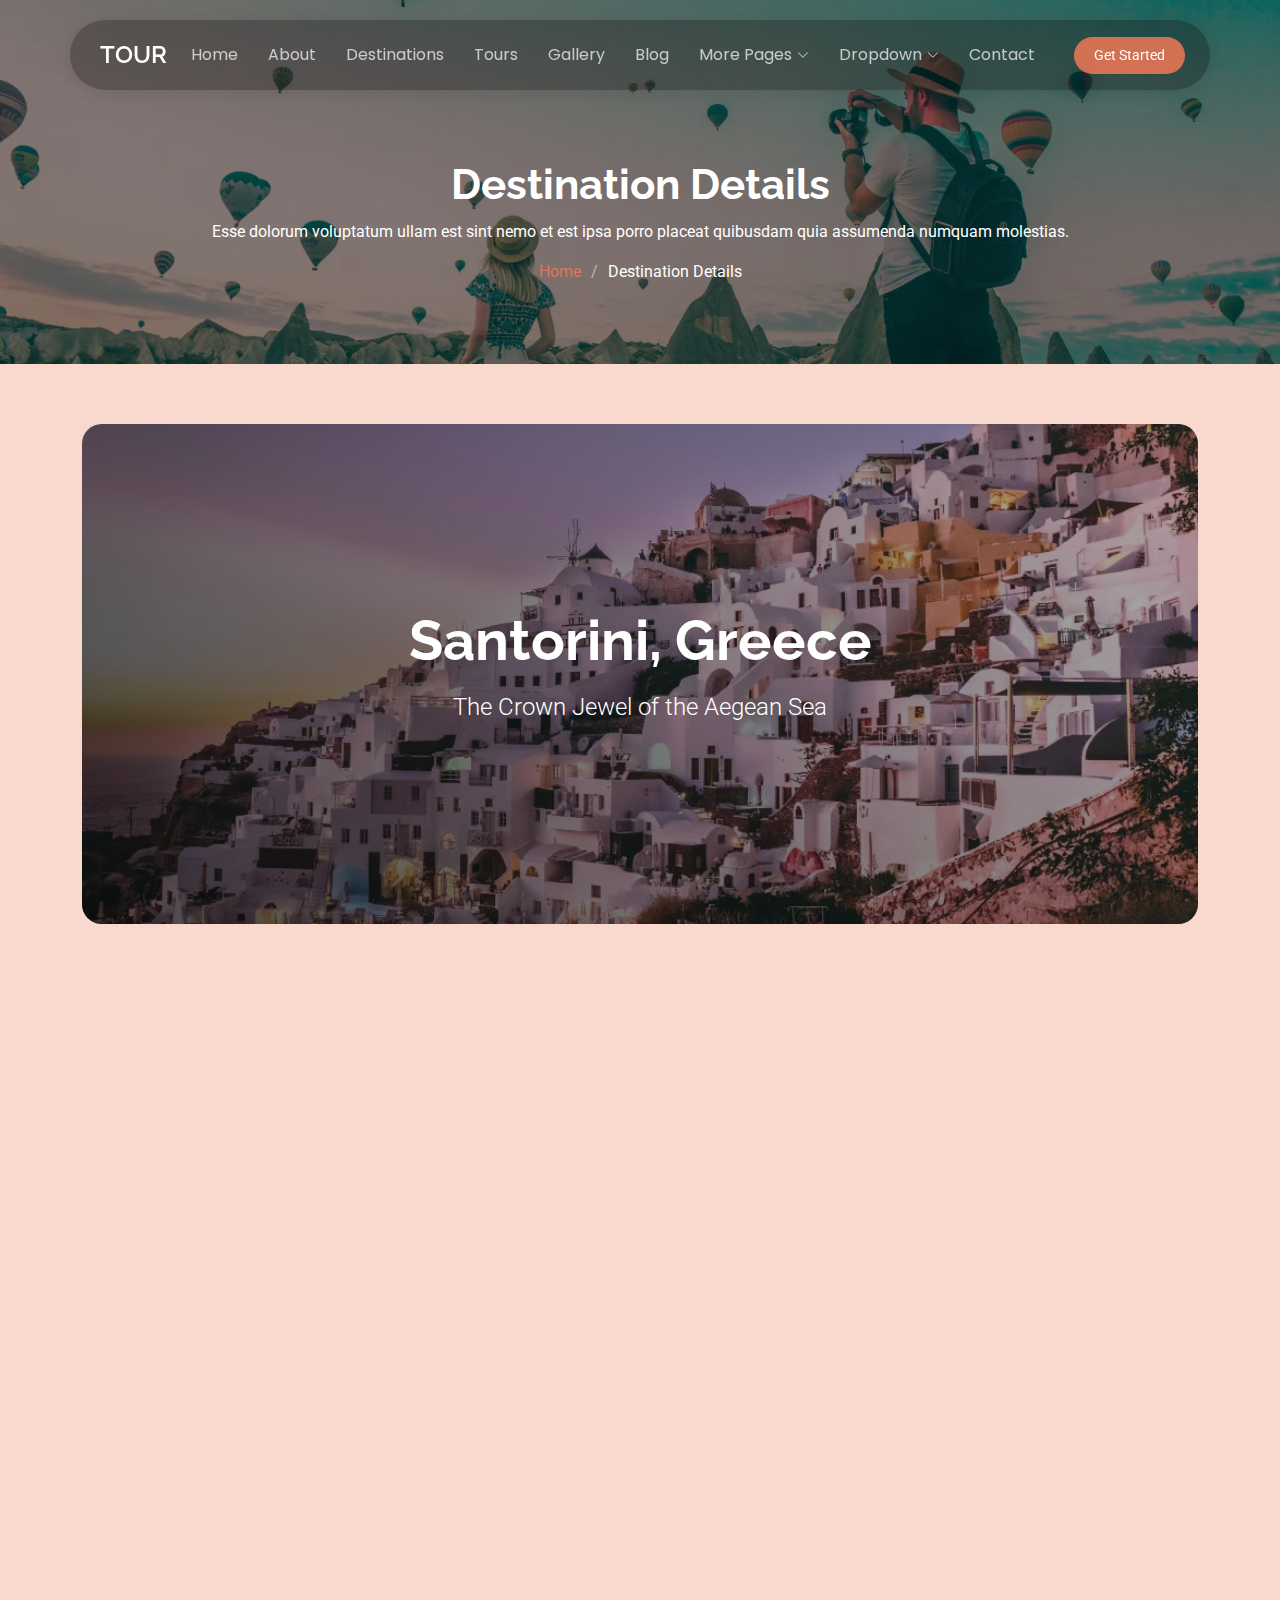
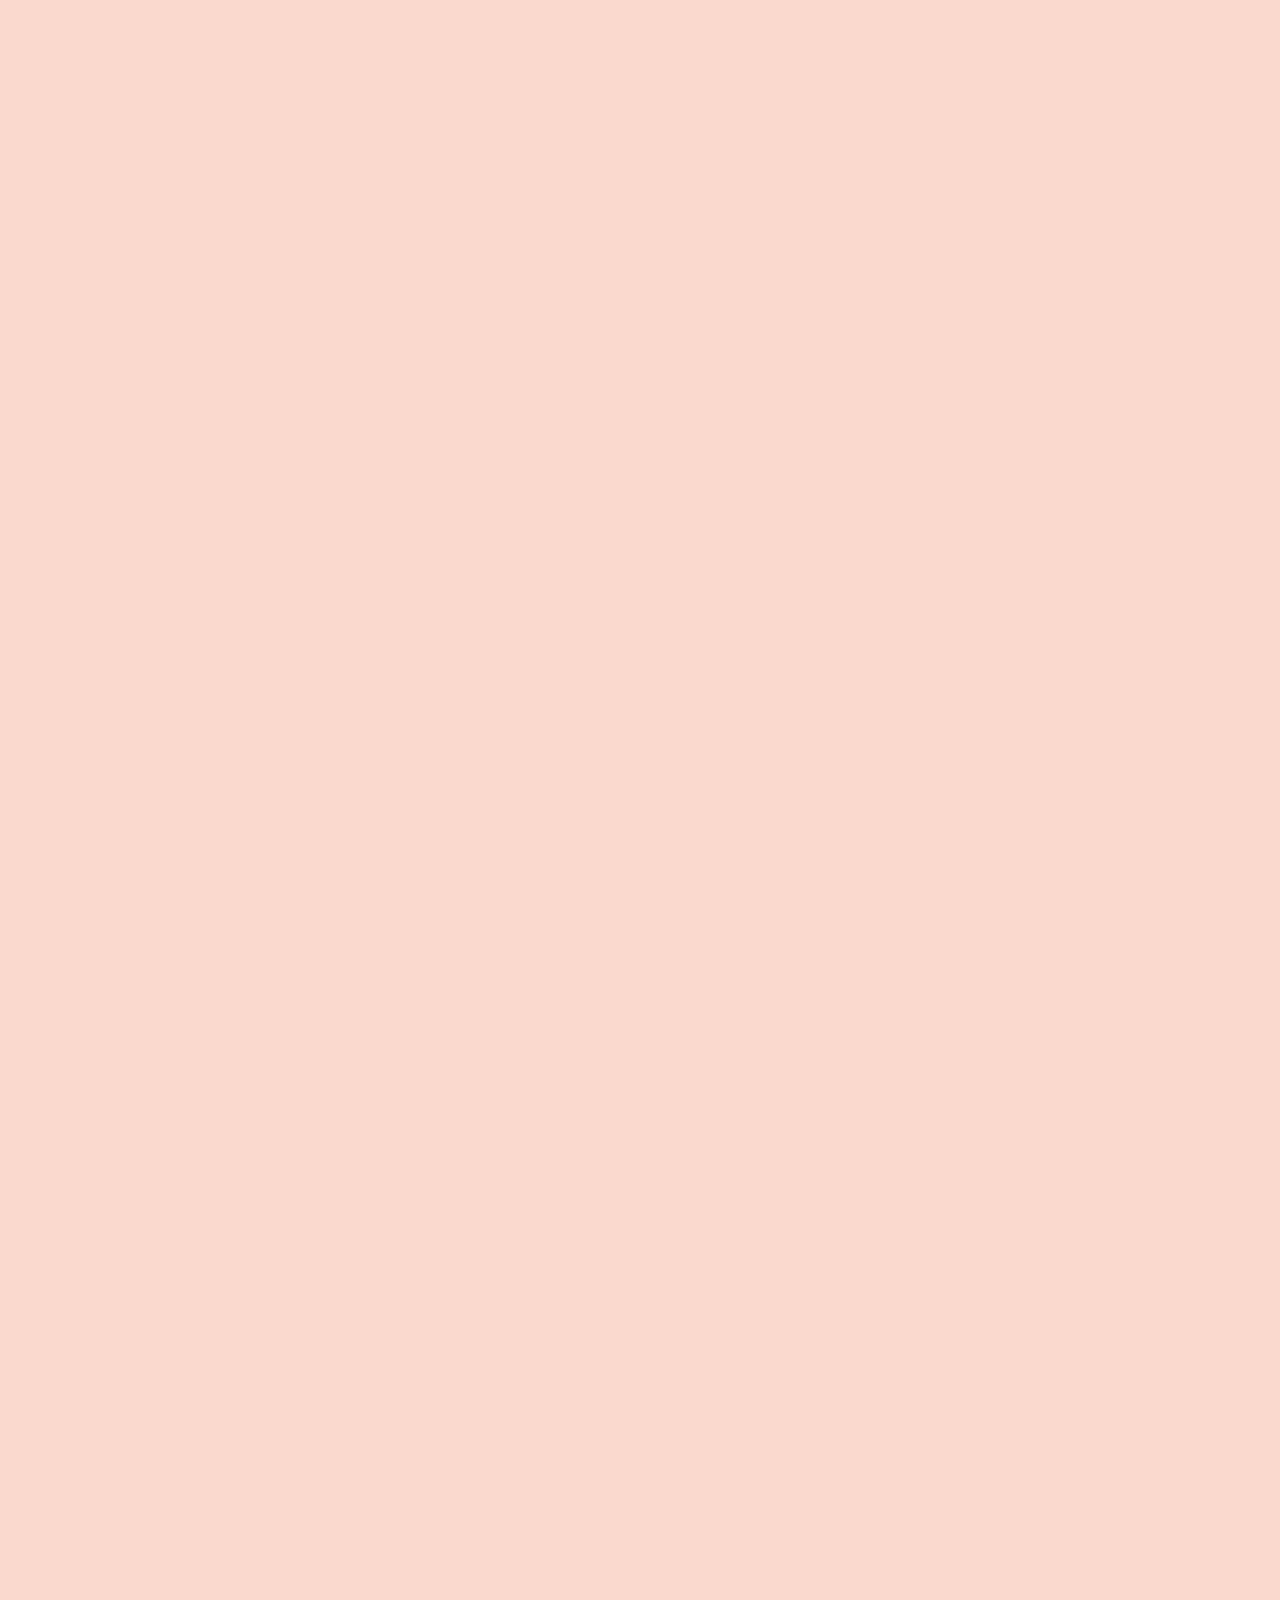
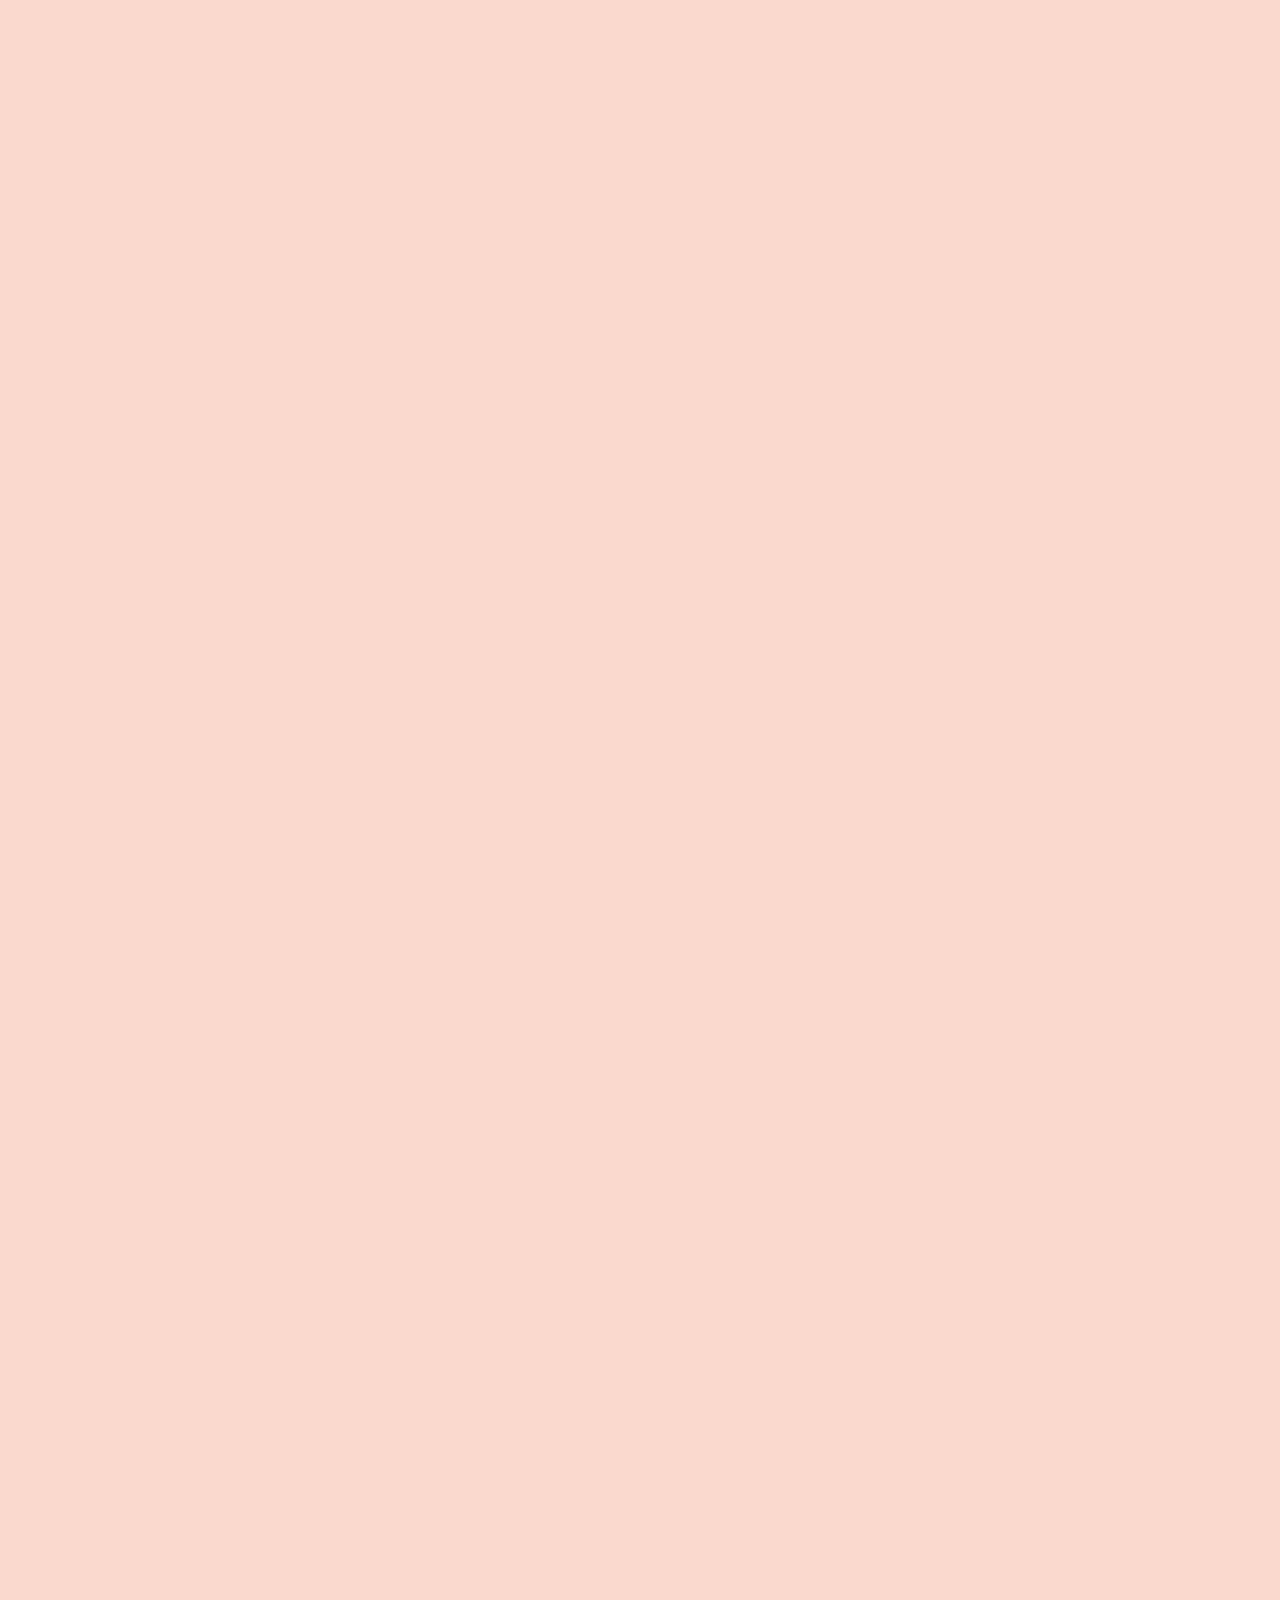
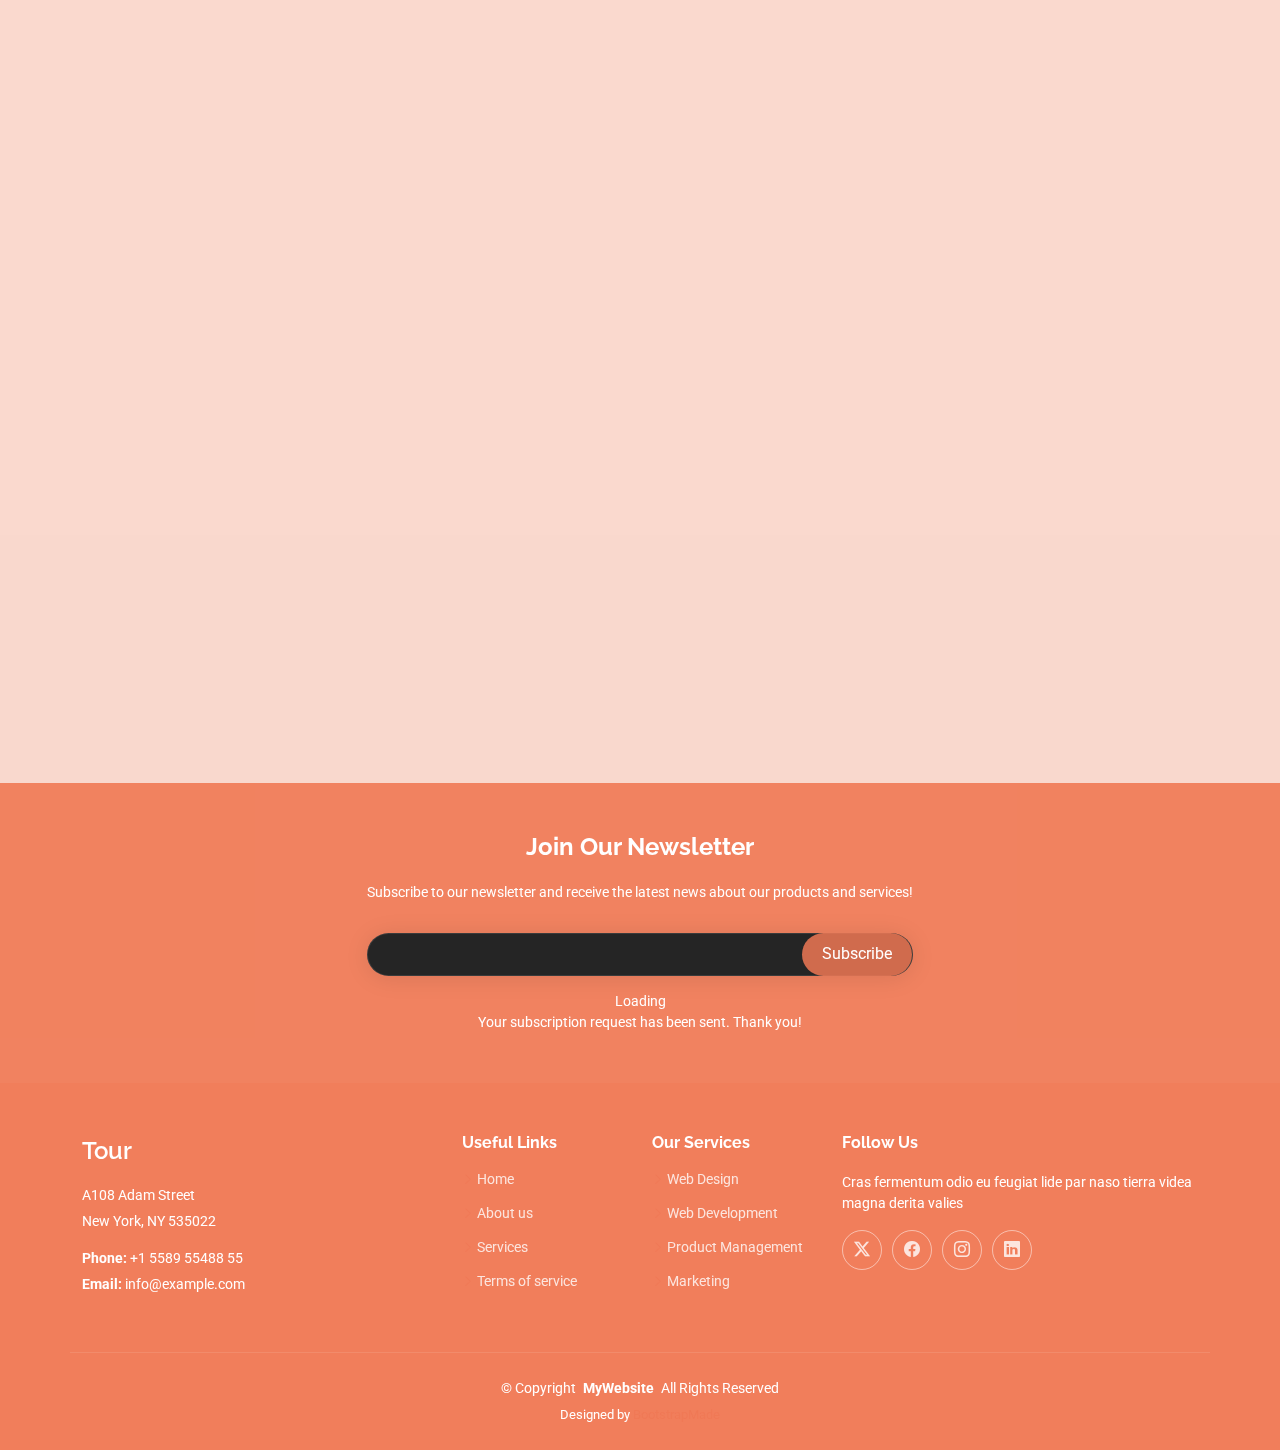
<file: destination-details.html>
<!DOCTYPE html>
<html lang="en">

<head>
  <meta charset="utf-8">
  <meta content="width=device-width, initial-scale=1.0" name="viewport">
  <title>Destination Details - Tour Bootstrap Template</title>
  <meta name="description" content="">
  <meta name="keywords" content="">

  <!-- Favicons -->
  <link href="assets/img/favicon.png" rel="icon">
  <link href="assets/img/apple-touch-icon.png" rel="apple-touch-icon">

  <!-- Fonts -->
  <link href="https://fonts.googleapis.com" rel="preconnect">
  <link href="https://fonts.gstatic.com" rel="preconnect" crossorigin>
  <link href="https://fonts.googleapis.com/css2?family=Roboto:ital,wght@0,100;0,300;0,400;0,500;0,700;0,900;1,100;1,300;1,400;1,500;1,700;1,900&family=Poppins:ital,wght@0,100;0,200;0,300;0,400;0,500;0,600;0,700;0,800;0,900;1,100;1,200;1,300;1,400;1,500;1,600;1,700;1,800;1,900&family=Raleway:ital,wght@0,100;0,200;0,300;0,400;0,500;0,600;0,700;0,800;0,900;1,100;1,200;1,300;1,400;1,500;1,600;1,700;1,800;1,900&display=swap" rel="stylesheet">

  <!-- Vendor CSS Files -->
  <link href="assets/vendor/bootstrap/css/bootstrap.min.css" rel="stylesheet">
  <link href="assets/vendor/bootstrap-icons/bootstrap-icons.css" rel="stylesheet">
  <link href="assets/vendor/aos/aos.css" rel="stylesheet">
  <link href="assets/vendor/swiper/swiper-bundle.min.css" rel="stylesheet">
  <link href="assets/vendor/glightbox/css/glightbox.min.css" rel="stylesheet">

  <!-- Main CSS File -->
  <link href="assets/css/main.css" rel="stylesheet">

  <!-- =======================================================
  * Template Name: Tour
  * Template URL: https://bootstrapmade.com/tour-bootstrap-travel-website-template/
  * Updated: Jul 01 2025 with Bootstrap v5.3.7
  * Author: BootstrapMade.com
  * License: https://bootstrapmade.com/license/
  ======================================================== -->
</head>

<body class="destination-details-page">

  <header id="header" class="header d-flex align-items-center fixed-top">
    <div class="header-container container-fluid container-xl position-relative d-flex align-items-center justify-content-between">

      <a href="index.html" class="logo d-flex align-items-center me-auto me-xl-0">
        <!-- Uncomment the line below if you also wish to use an image logo -->
        <!-- <img src="assets/img/logo.webp" alt=""> -->
        <h1 class="sitename">Tour</h1>
      </a>

      <nav id="navmenu" class="navmenu">
        <ul>
          <li><a href="index.html">Home</a></li>
          <li><a href="about.html">About</a></li>
          <li><a href="destinations.html">Destinations</a></li>
          <li><a href="tours.html">Tours</a></li>
          <li><a href="gallery.html">Gallery</a></li>
          <li><a href="blog.html">Blog</a></li>
          <li class="dropdown"><a href="#"><span>More Pages</span> <i class="bi bi-chevron-down toggle-dropdown"></i></a>
            <ul>
              <li><a href="destination-details.html" class="active">Destination Details</a></li>
              <li><a href="tour-details.html">Tour Details</a></li>
              <li><a href="booking.html">Booking</a></li>
              <li><a href="testimonials">Testimonials</a></li>
              <li><a href="faq.html">Frequently Asked Questions</a></li>
              <li><a href="blog-details.html">Blog Details</a></li>
              <li><a href="terms.html">Terms</a></li>
              <li><a href="privacy.html">Privacy</a></li>
              <li><a href="404.html">404</a></li>
            </ul>
          </li>
          <li class="dropdown"><a href="#"><span>Dropdown</span> <i class="bi bi-chevron-down toggle-dropdown"></i></a>
            <ul>
              <li><a href="#">Dropdown 1</a></li>
              <li class="dropdown"><a href="#"><span>Deep Dropdown</span> <i class="bi bi-chevron-down toggle-dropdown"></i></a>
                <ul>
                  <li><a href="#">Deep Dropdown 1</a></li>
                  <li><a href="#">Deep Dropdown 2</a></li>
                  <li><a href="#">Deep Dropdown 3</a></li>
                  <li><a href="#">Deep Dropdown 4</a></li>
                  <li><a href="#">Deep Dropdown 5</a></li>
                </ul>
              </li>
              <li><a href="#">Dropdown 2</a></li>
              <li><a href="#">Dropdown 3</a></li>
              <li><a href="#">Dropdown 4</a></li>
            </ul>
          </li>
          <li><a href="contact.html">Contact</a></li>
        </ul>
        <i class="mobile-nav-toggle d-xl-none bi bi-list"></i>
      </nav>

      <a class="btn-getstarted" href="destiantios.html">Get Started</a>

    </div>
  </header>

  <main class="main">

    <!-- Page Title -->
    <div class="page-title dark-background" data-aos="fade" style="background-image: url(assets/img/travel/showcase-8.webp);">
      <div class="container position-relative">
        <h1>Destination Details</h1>
        <p>Esse dolorum voluptatum ullam est sint nemo et est ipsa porro placeat quibusdam quia assumenda numquam molestias.</p>
        <nav class="breadcrumbs">
          <ol>
            <li><a href="index.html">Home</a></li>
            <li class="current">Destination Details</li>
          </ol>
        </nav>
      </div>
    </div><!-- End Page Title -->

    <!-- Travel Destination Details Section -->
    <section id="travel-destination-details" class="travel-destination-details section">

      <div class="container" data-aos="fade-up" data-aos-delay="100">

        <!-- Hero Section -->
        <div class="destination-hero" data-aos="fade-up" data-aos-delay="100">
          <div class="hero-image">
            <img src="assets/img/travel/destination-3.webp" alt="Santorini" class="img-fluid">
            <div class="hero-overlay">
              <div class="hero-content">
                <h1>Santorini, Greece</h1>
                <p class="hero-tagline">The Crown Jewel of the Aegean Sea</p>
              </div>
            </div>
          </div>
        </div>

        <!-- Overview Section -->
        <div class="destination-overview" data-aos="fade-up" data-aos-delay="200">
          <div class="row">
            <div class="col-lg-8 mx-auto">
              <h2>Discover the Magic</h2>
              <p>Perched on volcanic cliffs overlooking the deep blue Aegean Sea, Santorini captivates visitors with its iconic white-washed buildings, stunning sunsets, and rich ancient history. This enchanting Greek island offers a perfect blend of relaxation and adventure, from exploring archaeological sites to savoring world-class wines in dramatic clifftop settings.</p>
            </div>
          </div>
        </div>

        <!-- Attractions Section -->
        <div class="attractions-section" data-aos="fade-up" data-aos-delay="300">
          <div class="section-header">
            <h2>Must-Visit Attractions</h2>
            <p>Experience the best of what Santorini has to offer</p>
          </div>
          <div class="row gy-4">
            <div class="col-lg-4 col-md-6" data-aos="zoom-in" data-aos-delay="100">
              <div class="attraction-item">
                <div class="attraction-image">
                  <img src="assets/img/travel/destination-3.webp" alt="Oia Village" class="img-fluid">
                </div>
                <div class="attraction-content">
                  <h4>Oia Village</h4>
                  <p>Famous for its breathtaking sunsets and traditional Cycladic architecture with blue-domed churches.</p>
                </div>
              </div>
            </div>
            <div class="col-lg-4 col-md-6" data-aos="zoom-in" data-aos-delay="200">
              <div class="attraction-item">
                <div class="attraction-image">
                  <img src="assets/img/travel/destination-7.webp" alt="Red Beach" class="img-fluid">
                </div>
                <div class="attraction-content">
                  <h4>Red Beach</h4>
                  <p>A unique volcanic beach with dramatic red cliffs and crystal-clear waters perfect for swimming.</p>
                </div>
              </div>
            </div>
            <div class="col-lg-4 col-md-6" data-aos="zoom-in" data-aos-delay="300">
              <div class="attraction-item">
                <div class="attraction-image">
                  <img src="assets/img/travel/destination-12.webp" alt="Akrotiri Ruins" class="img-fluid">
                </div>
                <div class="attraction-content">
                  <h4>Akrotiri Archaeological Site</h4>
                  <p>Explore the well-preserved ruins of an ancient Minoan settlement frozen in time by volcanic ash.</p>
                </div>
              </div>
            </div>
            <div class="col-lg-4 col-md-6" data-aos="zoom-in" data-aos-delay="100">
              <div class="attraction-item">
                <div class="attraction-image">
                  <img src="assets/img/travel/destination-15.webp" alt="Fira Town" class="img-fluid">
                </div>
                <div class="attraction-content">
                  <h4>Fira Town</h4>
                  <p>The vibrant capital offering shopping, dining, and spectacular views of the caldera.</p>
                </div>
              </div>
            </div>
            <div class="col-lg-4 col-md-6" data-aos="zoom-in" data-aos-delay="200">
              <div class="attraction-item">
                <div class="attraction-image">
                  <img src="assets/img/travel/destination-18.webp" alt="Wine Tasting" class="img-fluid">
                </div>
                <div class="attraction-content">
                  <h4>Santo Wines Winery</h4>
                  <p>Sample exceptional local wines while enjoying panoramic views of the volcanic landscape.</p>
                </div>
              </div>
            </div>
            <div class="col-lg-4 col-md-6" data-aos="zoom-in" data-aos-delay="300">
              <div class="attraction-item">
                <div class="attraction-image">
                  <img src="assets/img/travel/destination-9.webp" alt="Volcano Tour" class="img-fluid">
                </div>
                <div class="attraction-content">
                  <h4>Nea Kameni Volcano</h4>
                  <p>Take a boat trip to the active volcano crater and natural hot springs in the caldera.</p>
                </div>
              </div>
            </div>
          </div>
        </div>

        <!-- Tours Available Section -->
        <div class="tours-section" data-aos="fade-up" data-aos-delay="400">
          <div class="section-header">
            <h2>Available Tours &amp; Experiences</h2>
            <p>Choose from our carefully curated selection of Santorini adventures</p>
          </div>
          <div class="row gy-4">
            <div class="col-lg-4 col-md-6" data-aos="fade-up" data-aos-delay="100">
              <div class="tour-card">
                <div class="tour-image">
                  <img src="assets/img/travel/tour-5.webp" alt="Sunset Cruise" class="img-fluid">
                  <div class="tour-price">
                    <span>$129</span>
                  </div>
                </div>
                <div class="tour-content">
                  <div class="tour-meta">
                    <span class="duration"><i class="bi bi-clock"></i> 5 hours</span>
                    <span class="rating"><i class="bi bi-star-fill"></i> 4.8</span>
                  </div>
                  <h4>Santorini Sunset Cruise</h4>
                  <p>Sail around the caldera while enjoying a magnificent sunset, with dinner and wine included.</p>
                  <a href="#" class="btn-tour">Book Now</a>
                </div>
              </div>
            </div>
            <div class="col-lg-4 col-md-6" data-aos="fade-up" data-aos-delay="200">
              <div class="tour-card">
                <div class="tour-image">
                  <img src="assets/img/travel/tour-12.webp" alt="Wine Tour" class="img-fluid">
                  <div class="tour-price">
                    <span>$95</span>
                  </div>
                </div>
                <div class="tour-content">
                  <div class="tour-meta">
                    <span class="duration"><i class="bi bi-clock"></i> 6 hours</span>
                    <span class="rating"><i class="bi bi-star-fill"></i> 4.9</span>
                  </div>
                  <h4>Wine Tasting &amp; Cultural Tour</h4>
                  <p>Discover the unique terroir of Santorini with visits to traditional wineries and historical sites.</p>
                  <a href="#" class="btn-tour">Book Now</a>
                </div>
              </div>
            </div>
            <div class="col-lg-4 col-md-6" data-aos="fade-up" data-aos-delay="300">
              <div class="tour-card">
                <div class="tour-image">
                  <img src="assets/img/travel/tour-18.webp" alt="Photography Tour" class="img-fluid">
                  <div class="tour-price">
                    <span>$155</span>
                  </div>
                </div>
                <div class="tour-content">
                  <div class="tour-meta">
                    <span class="duration"><i class="bi bi-clock"></i> 4 hours</span>
                    <span class="rating"><i class="bi bi-star-fill"></i> 4.7</span>
                  </div>
                  <h4>Photography Walking Tour</h4>
                  <p>Capture the most photogenic spots of Oia and Fira with a professional photographer guide.</p>
                  <a href="#" class="btn-tour">Book Now</a>
                </div>
              </div>
            </div>
          </div>
        </div>

        <!-- Interactive Map Section -->
        <div class="map-section" data-aos="fade-up" data-aos-delay="500">
          <div class="section-header">
            <h2>Explore the Island</h2>
            <p>Interactive map with key attractions and tour meeting points</p>
          </div>
          <div class="map-container">
            <div class="map-embed">
              <iframe src="https://www.google.com/maps/embed?pb=!1m18!1m12!1m3!1d50234.23984454287!2d25.375799!3d36.393156!2m3!1f0!2f0!3f0!3m2!1i1024!2i768!4f13.1!3m3!1m2!1s0x1499ce86adfd9ff7%3A0xb2a761f740d68afc!2sSantorini%2C%20Greece!5e0!3m2!1sen!2sus!4v1647887432123!5m2!1sen!2sus" allowfullscreen="" loading="lazy" referrerpolicy="no-referrer-when-downgrade"></iframe>
            </div>
            <div class="map-points">
              <div class="point-item">
                <i class="bi bi-geo-alt-fill"></i>
                <span>Oia Village - Main Square</span>
              </div>
              <div class="point-item">
                <i class="bi bi-geo-alt-fill"></i>
                <span>Fira Port - Ferry Terminal</span>
              </div>
              <div class="point-item">
                <i class="bi bi-geo-alt-fill"></i>
                <span>Akrotiri Site - Entrance</span>
              </div>
              <div class="point-item">
                <i class="bi bi-geo-alt-fill"></i>
                <span>Red Beach - Parking Area</span>
              </div>
            </div>
          </div>
        </div>

        <!-- Practical Information Section -->
        <div class="practical-info" data-aos="fade-up" data-aos-delay="600">
          <div class="section-header">
            <h2>Essential Travel Information</h2>
            <p>Everything you need to know for your Santorini adventure</p>
          </div>
          <div class="row gy-4">
            <div class="col-lg-3 col-md-6" data-aos="fade-up" data-aos-delay="100">
              <div class="info-item">
                <div class="info-icon">
                  <i class="bi bi-calendar-event"></i>
                </div>
                <h4>Best Time to Visit</h4>
                <p>April to November for warm weather. Peak season: June-August. Shoulder seasons offer fewer crowds and lower prices.</p>
              </div>
            </div>
            <div class="col-lg-3 col-md-6" data-aos="fade-up" data-aos-delay="200">
              <div class="info-item">
                <div class="info-icon">
                  <i class="bi bi-thermometer-sun"></i>
                </div>
                <h4>Weather &amp; Climate</h4>
                <p>Mediterranean climate with hot, dry summers (75-85°F) and mild winters. Sea breeze provides natural cooling.</p>
              </div>
            </div>
            <div class="col-lg-3 col-md-6" data-aos="fade-up" data-aos-delay="300">
              <div class="info-item">
                <div class="info-icon">
                  <i class="bi bi-currency-euro"></i>
                </div>
                <h4>Currency &amp; Language</h4>
                <p>Euro (EUR) is the official currency. Greek is the primary language, though English is widely spoken in tourist areas.</p>
              </div>
            </div>
            <div class="col-lg-3 col-md-6" data-aos="fade-up" data-aos-delay="400">
              <div class="info-item">
                <div class="info-icon">
                  <i class="bi bi-passport"></i>
                </div>
                <h4>Visa Requirements</h4>
                <p>EU citizens need only an ID card. US, Canada, Australia citizens need valid passport for stays up to 90 days.</p>
              </div>
            </div>
          </div>
          <div class="travel-tips" data-aos="fade-up" data-aos-delay="500">
            <h3>Local Tips &amp; Cultural Insights</h3>
            <div class="row">
              <div class="col-md-6">
                <ul class="tips-list">
                  <li><i class="bi bi-check-circle"></i> Book sunset dinner reservations well in advance</li>
                  <li><i class="bi bi-check-circle"></i> Wear comfortable walking shoes for cobblestone streets</li>
                  <li><i class="bi bi-check-circle"></i> Carry sun protection - the Aegean sun can be intense</li>
                </ul>
              </div>
              <div class="col-md-6">
                <ul class="tips-list">
                  <li><i class="bi bi-check-circle"></i> Respect local customs and dress codes at religious sites</li>
                  <li><i class="bi bi-check-circle"></i> Try local specialties: fava beans, cherry tomatoes, and Assyrtiko wine</li>
                  <li><i class="bi bi-check-circle"></i> Use public transportation or rent ATVs for island exploration</li>
                </ul>
              </div>
            </div>
          </div>
        </div>

        <!-- Photo Gallery Section -->
        <div class="gallery-section" data-aos="fade-up" data-aos-delay="700">
          <div class="section-header">
            <h2>Gallery</h2>
            <p>Immerse yourself in the beauty of Santorini</p>
          </div>
          <div class="gallery-slider swiper init-swiper">
            <script type="application/json" class="swiper-config">
              {
                "loop": true,
                "speed": 600,
                "autoplay": {
                  "delay": 4000
                },
                "slidesPerView": 1,
                "breakpoints": {
                  "768": {
                    "slidesPerView": 2
                  },
                  "992": {
                    "slidesPerView": 3
                  }
                },
                "pagination": {
                  "el": ".swiper-pagination",
                  "type": "bullets",
                  "clickable": true
                }
              }
            </script>
            <div class="swiper-wrapper">
              <div class="swiper-slide">
                <div class="gallery-item">
                  <img src="assets/img/travel/misc-5.webp" alt="Santorini View" class="img-fluid">
                </div>
              </div>
              <div class="swiper-slide">
                <div class="gallery-item">
                  <img src="assets/img/travel/misc-12.webp" alt="Santorini Architecture" class="img-fluid">
                </div>
              </div>
              <div class="swiper-slide">
                <div class="gallery-item">
                  <img src="assets/img/travel/misc-8.webp" alt="Santorini Sunset" class="img-fluid">
                </div>
              </div>
              <div class="swiper-slide">
                <div class="gallery-item">
                  <img src="assets/img/travel/misc-15.webp" alt="Santorini Beach" class="img-fluid">
                </div>
              </div>
              <div class="swiper-slide">
                <div class="gallery-item">
                  <img src="assets/img/travel/misc-3.webp" alt="Santorini Culture" class="img-fluid">
                </div>
              </div>
            </div>
            <div class="swiper-pagination"></div>
          </div>
        </div>

        <!-- Call to Action Section -->
        <div class="cta-section" data-aos="fade-up" data-aos-delay="800">
          <div class="row">
            <div class="col-lg-8 mx-auto text-center">
              <h2>Ready to Experience Santorini?</h2>
              <p>Let our travel experts help you create the perfect Santorini itinerary tailored to your interests and budget.</p>
              <div class="cta-buttons">
                <a href="#" class="btn btn-primary">View All Tours</a>
                <a href="#" class="btn btn-outline">Contact Travel Expert</a>
              </div>
            </div>
          </div>
        </div>

      </div>

    </section><!-- /Travel Destination Details Section -->

  </main>

  <footer id="footer" class="footer position-relative dark-background">

    <div class="footer-newsletter">
      <div class="container">
        <div class="row justify-content-center text-center">
          <div class="col-lg-6">
            <h4>Join Our Newsletter</h4>
            <p>Subscribe to our newsletter and receive the latest news about our products and services!</p>
            <form action="forms/newsletter.php" method="post" class="php-email-form">
              <div class="newsletter-form"><input type="email" name="email"><input type="submit" value="Subscribe"></div>
              <div class="loading">Loading</div>
              <div class="error-message"></div>
              <div class="sent-message">Your subscription request has been sent. Thank you!</div>
            </form>
          </div>
        </div>
      </div>
    </div>

    <div class="container footer-top">
      <div class="row gy-4">
        <div class="col-lg-4 col-md-6 footer-about">
          <a href="index.html" class="d-flex align-items-center">
            <span class="sitename">Tour</span>
          </a>
          <div class="footer-contact pt-3">
            <p>A108 Adam Street</p>
            <p>New York, NY 535022</p>
            <p class="mt-3"><strong>Phone:</strong> <span>+1 5589 55488 55</span></p>
            <p><strong>Email:</strong> <span>info@example.com</span></p>
          </div>
        </div>

        <div class="col-lg-2 col-md-3 footer-links">
          <h4>Useful Links</h4>
          <ul>
            <li><i class="bi bi-chevron-right"></i> <a href="#">Home</a></li>
            <li><i class="bi bi-chevron-right"></i> <a href="#">About us</a></li>
            <li><i class="bi bi-chevron-right"></i> <a href="#">Services</a></li>
            <li><i class="bi bi-chevron-right"></i> <a href="#">Terms of service</a></li>
          </ul>
        </div>

        <div class="col-lg-2 col-md-3 footer-links">
          <h4>Our Services</h4>
          <ul>
            <li><i class="bi bi-chevron-right"></i> <a href="#">Web Design</a></li>
            <li><i class="bi bi-chevron-right"></i> <a href="#">Web Development</a></li>
            <li><i class="bi bi-chevron-right"></i> <a href="#">Product Management</a></li>
            <li><i class="bi bi-chevron-right"></i> <a href="#">Marketing</a></li>
          </ul>
        </div>

        <div class="col-lg-4 col-md-12">
          <h4>Follow Us</h4>
          <p>Cras fermentum odio eu feugiat lide par naso tierra videa magna derita valies</p>
          <div class="social-links d-flex">
            <a href=""><i class="bi bi-twitter-x"></i></a>
            <a href=""><i class="bi bi-facebook"></i></a>
            <a href=""><i class="bi bi-instagram"></i></a>
            <a href=""><i class="bi bi-linkedin"></i></a>
          </div>
        </div>

      </div>
    </div>

    <div class="container copyright text-center mt-4">
      <p>© <span>Copyright</span> <strong class="px-1 sitename">MyWebsite</strong> <span>All Rights Reserved</span></p>
      <div class="credits">
        <!-- All the links in the footer should remain intact. -->
        <!-- You can delete the links only if you've purchased the pro version. -->
        <!-- Licensing information: https://bootstrapmade.com/license/ -->
        <!-- Purchase the pro version with working PHP/AJAX contact form: [buy-url] -->
        Designed by <a href="https://bootstrapmade.com/">BootstrapMade</a>
      </div>
    </div>

  </footer>

  <!-- Scroll Top -->
  <a href="#" id="scroll-top" class="scroll-top d-flex align-items-center justify-content-center"><i class="bi bi-arrow-up-short"></i></a>

  <!-- Preloader -->
  <div id="preloader"></div>

  <!-- Vendor JS Files -->
  <script src="assets/vendor/bootstrap/js/bootstrap.bundle.min.js"></script>
  <script src="assets/vendor/php-email-form/validate.js"></script>
  <script src="assets/vendor/aos/aos.js"></script>
  <script src="assets/vendor/purecounter/purecounter_vanilla.js"></script>
  <script src="assets/vendor/swiper/swiper-bundle.min.js"></script>
  <script src="assets/vendor/isotope-layout/isotope.pkgd.min.js"></script>
  <script src="assets/vendor/imagesloaded/imagesloaded.pkgd.min.js"></script>
  <script src="assets/vendor/glightbox/js/glightbox.min.js"></script>

  <!-- Main JS File -->
  <script src="assets/js/main.js"></script>

</body>

</html>
</file>
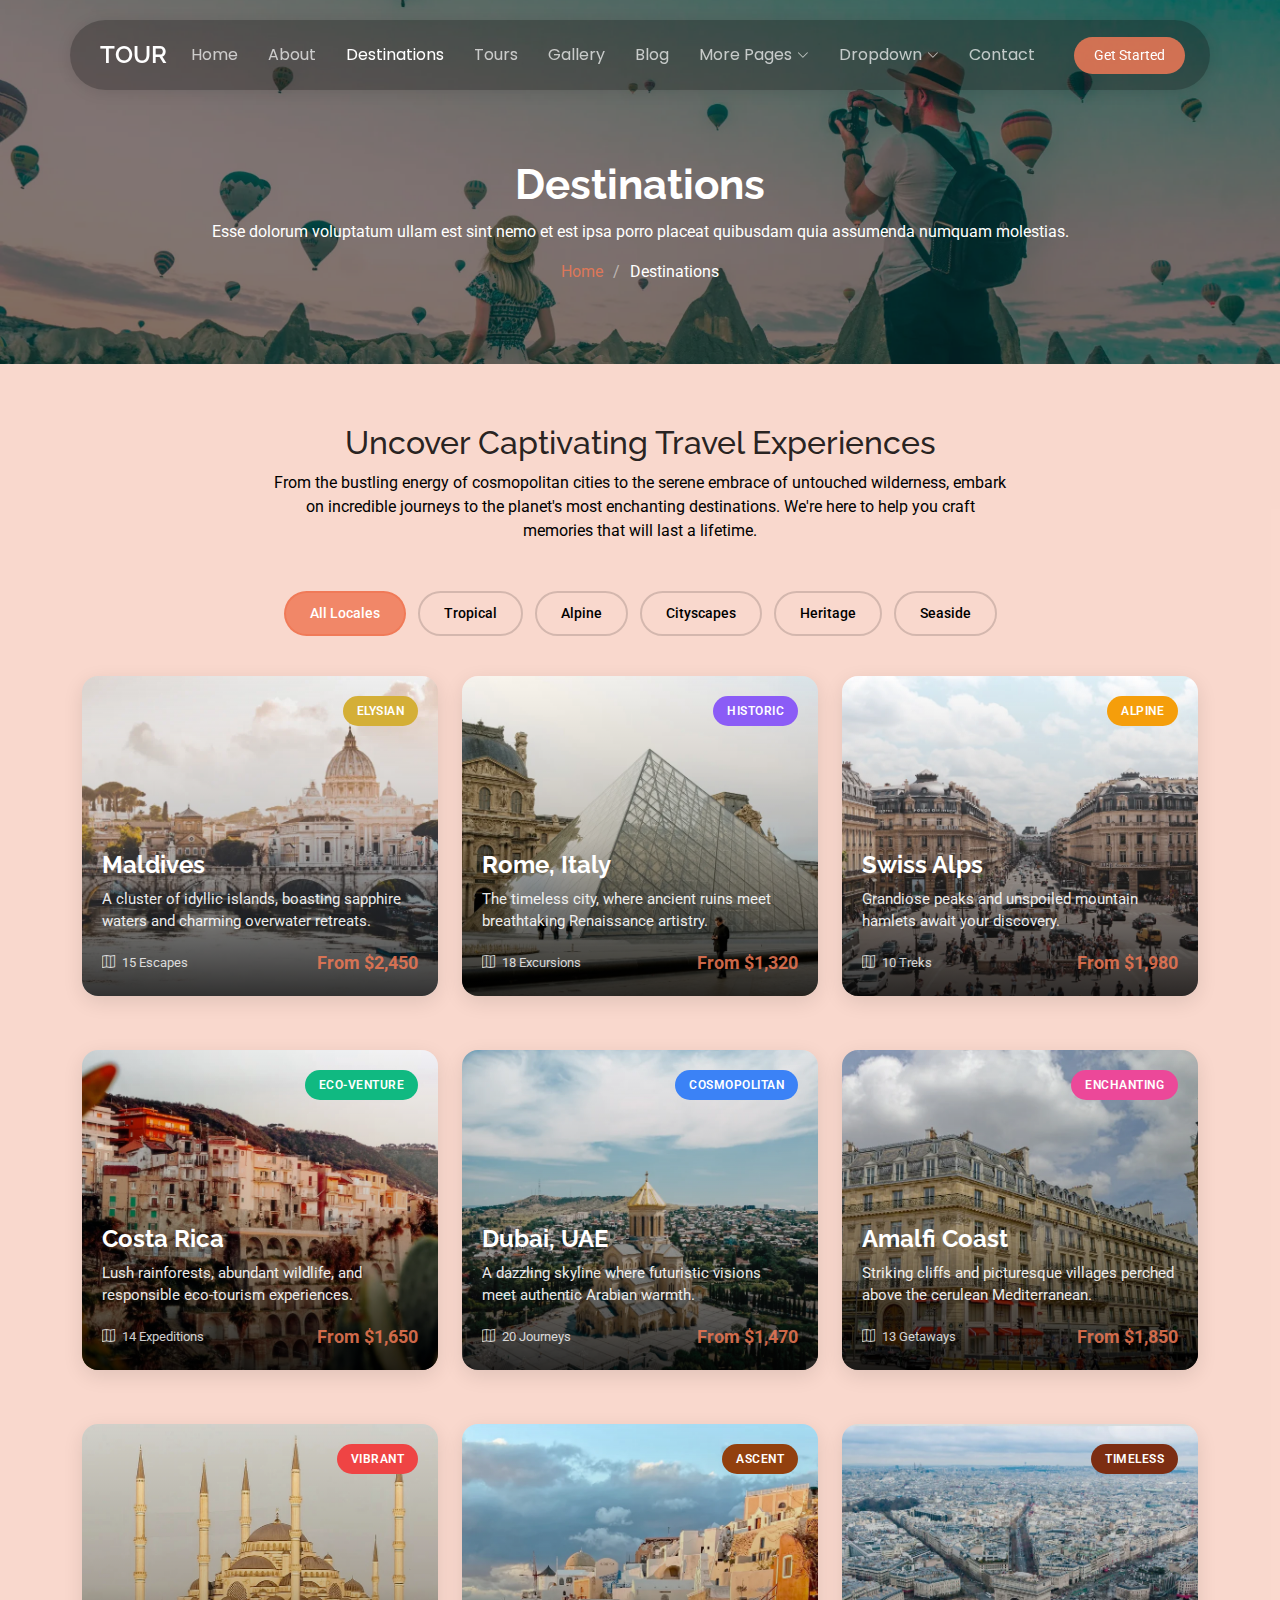
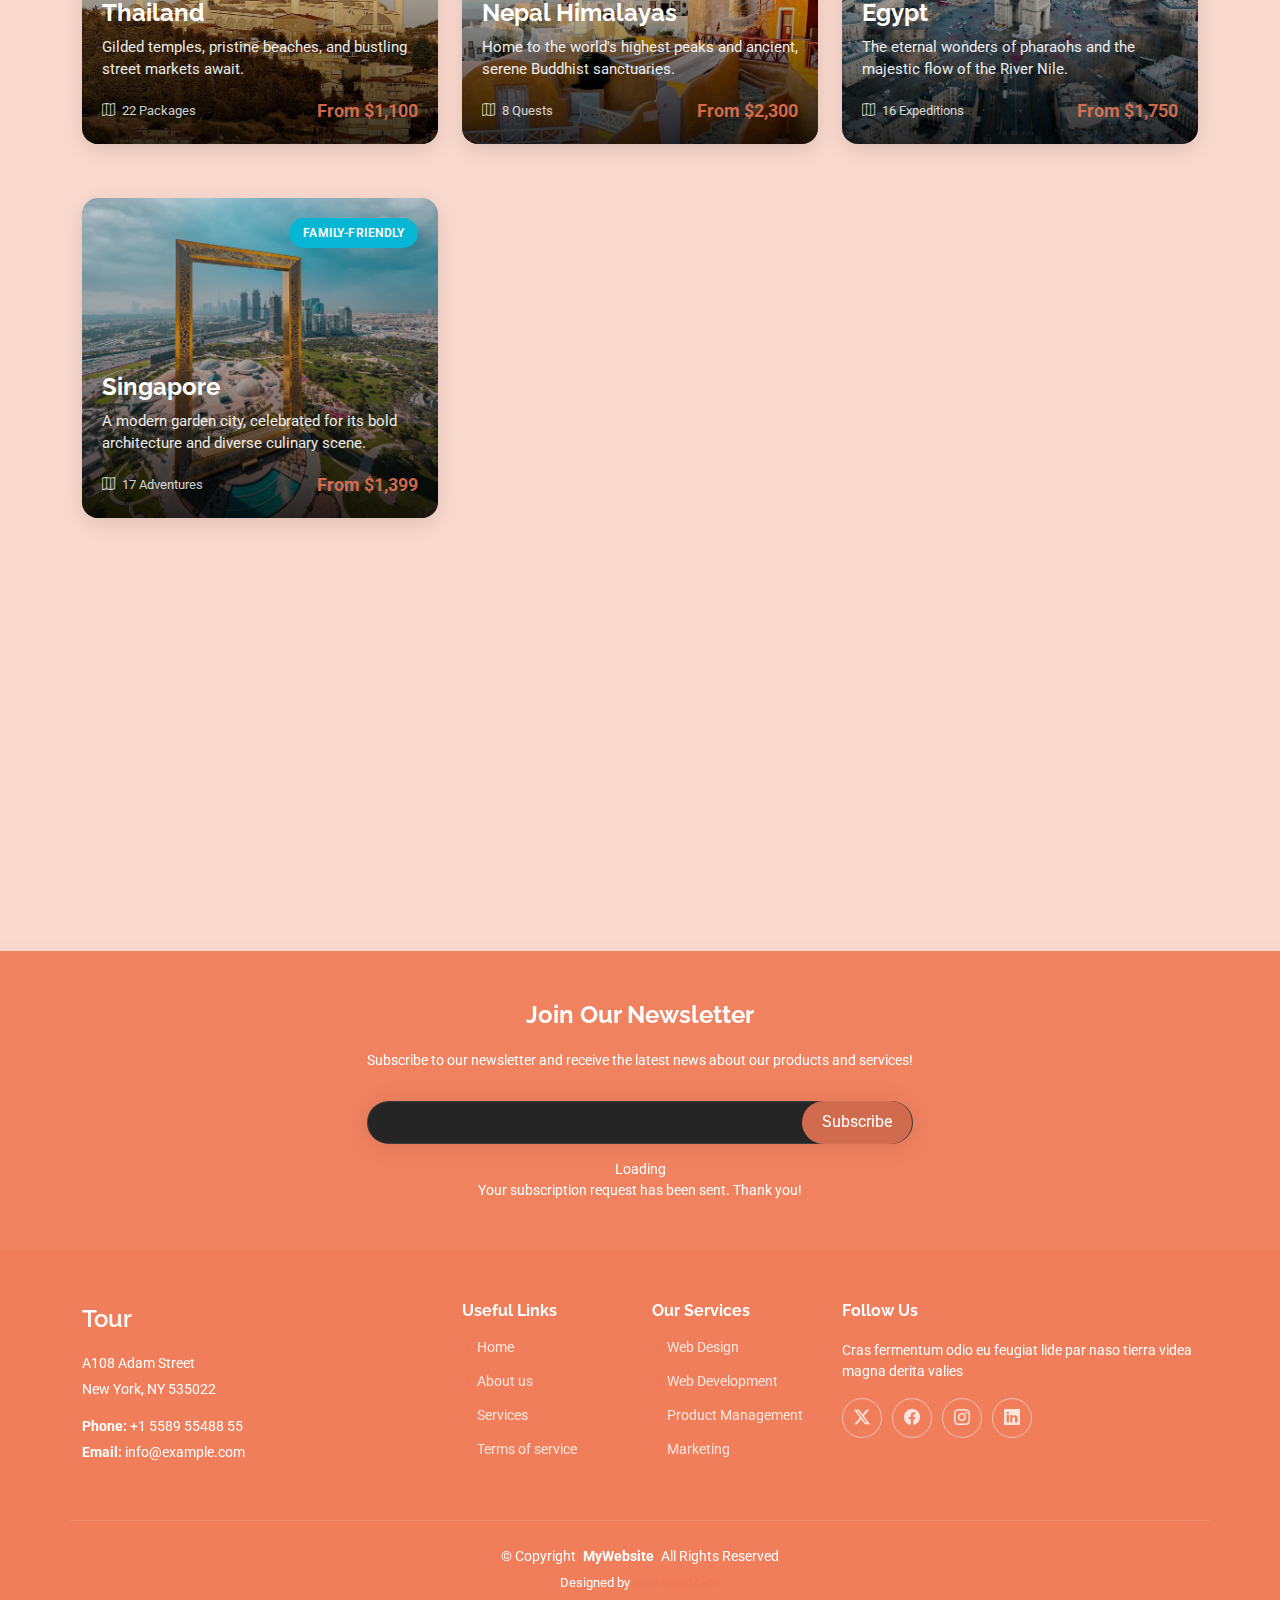
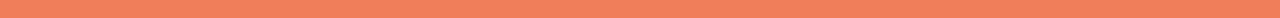
<file: destinations.html>
<!DOCTYPE html>
<html lang="en">

<head>
  <meta charset="utf-8">
  <meta content="width=device-width, initial-scale=1.0" name="viewport">
  <title>Destinations - Tour Bootstrap Template</title>
  <meta name="description" content="">
  <meta name="keywords" content="">

  <!-- Favicons -->
  <link href="assets/img/favicon.png" rel="icon">
  <link href="assets/img/apple-touch-icon.png" rel="apple-touch-icon">

  <!-- Fonts -->
  <link href="https://fonts.googleapis.com" rel="preconnect">
  <link href="https://fonts.gstatic.com" rel="preconnect" crossorigin>
  <link href="https://fonts.googleapis.com/css2?family=Roboto:ital,wght@0,100;0,300;0,400;0,500;0,700;0,900;1,100;1,300;1,400;1,500;1,700;1,900&family=Poppins:ital,wght@0,100;0,200;0,300;0,400;0,500;0,600;0,700;0,800;0,900;1,100;1,200;1,300;1,400;1,500;1,600;1,700;1,800;1,900&family=Raleway:ital,wght@0,100;0,200;0,300;0,400;0,500;0,600;0,700;0,800;0,900;1,100;1,200;1,300;1,400;1,500;1,600;1,700;1,800;1,900&display=swap" rel="stylesheet">

  <!-- Vendor CSS Files -->
  <link href="assets/vendor/bootstrap/css/bootstrap.min.css" rel="stylesheet">
  <link href="assets/vendor/bootstrap-icons/bootstrap-icons.css" rel="stylesheet">
  <link href="assets/vendor/aos/aos.css" rel="stylesheet">
  <link href="assets/vendor/swiper/swiper-bundle.min.css" rel="stylesheet">
  <link href="assets/vendor/glightbox/css/glightbox.min.css" rel="stylesheet">

  <!-- Main CSS File -->
  <link href="assets/css/main.css" rel="stylesheet">

  <!-- =======================================================
  * Template Name: Tour
  * Template URL: https://bootstrapmade.com/tour-bootstrap-travel-website-template/
  * Updated: Jul 01 2025 with Bootstrap v5.3.7
  * Author: BootstrapMade.com
  * License: https://bootstrapmade.com/license/
  ======================================================== -->
</head>

<body class="destinations-page">

  <header id="header" class="header d-flex align-items-center fixed-top">
    <div class="header-container container-fluid container-xl position-relative d-flex align-items-center justify-content-between">

      <a href="index.html" class="logo d-flex align-items-center me-auto me-xl-0">
        <!-- Uncomment the line below if you also wish to use an image logo -->
        <!-- <img src="assets/img/logo.webp" alt=""> -->
        <h1 class="sitename">Tour</h1>
      </a>

      <nav id="navmenu" class="navmenu">
        <ul>
          <li><a href="index.html">Home</a></li>
          <li><a href="about.html">About</a></li>
          <li><a href="destinations.html" class="active">Destinations</a></li>
          <li><a href="tours.html">Tours</a></li>
          <li><a href="gallery.html">Gallery</a></li>
          <li><a href="blog.html">Blog</a></li>
          <li class="dropdown"><a href="#"><span>More Pages</span> <i class="bi bi-chevron-down toggle-dropdown"></i></a>
            <ul>
              <li><a href="destination-details.html">Destination Details</a></li>
              <li><a href="tour-details.html">Tour Details</a></li>
              <li><a href="booking.html">Booking</a></li>
              <li><a href="testimonials">Testimonials</a></li>
              <li><a href="faq.html">Frequently Asked Questions</a></li>
              <li><a href="blog-details.html">Blog Details</a></li>
              <li><a href="terms.html">Terms</a></li>
              <li><a href="privacy.html">Privacy</a></li>
              <li><a href="404.html">404</a></li>
            </ul>
          </li>
          <li class="dropdown"><a href="#"><span>Dropdown</span> <i class="bi bi-chevron-down toggle-dropdown"></i></a>
            <ul>
              <li><a href="#">Dropdown 1</a></li>
              <li class="dropdown"><a href="#"><span>Deep Dropdown</span> <i class="bi bi-chevron-down toggle-dropdown"></i></a>
                <ul>
                  <li><a href="#">Deep Dropdown 1</a></li>
                  <li><a href="#">Deep Dropdown 2</a></li>
                  <li><a href="#">Deep Dropdown 3</a></li>
                  <li><a href="#">Deep Dropdown 4</a></li>
                  <li><a href="#">Deep Dropdown 5</a></li>
                </ul>
              </li>
              <li><a href="#">Dropdown 2</a></li>
              <li><a href="#">Dropdown 3</a></li>
              <li><a href="#">Dropdown 4</a></li>
            </ul>
          </li>
          <li><a href="contact.html">Contact</a></li>
        </ul>
        <i class="mobile-nav-toggle d-xl-none bi bi-list"></i>
      </nav>

      <a class="btn-getstarted" href="destiantios.html">Get Started</a>

    </div>
  </header>

  <main class="main">

    <!-- Page Title -->
    <div class="page-title dark-background" data-aos="fade" style="background-image: url(assets/img/travel/showcase-8.webp);">
      <div class="container position-relative">
        <h1>Destinations</h1>
        <p>Esse dolorum voluptatum ullam est sint nemo et est ipsa porro placeat quibusdam quia assumenda numquam molestias.</p>
        <nav class="breadcrumbs">
          <ol>
            <li><a href="index.html">Home</a></li>
            <li class="current">Destinations</li>
          </ol>
        </nav>
      </div>
    </div><!-- End Page Title -->

    <!-- Travel Destinations Section -->
    <section id="travel-destinations" class="travel-destinations section">

      <div class="container" data-aos="fade-up" data-aos-delay="100">

        <div class="row">
          <div class="col-lg-8 mx-auto text-center">
            <h2>Uncover Captivating Travel Experiences</h2>
            <p class="mb-5">From the bustling energy of cosmopolitan cities to the serene embrace of untouched wilderness, embark on incredible journeys to the planet's most enchanting destinations. We're here to help you craft memories that will last a lifetime.</p>
          </div>
        </div>

        <div class="isotope-layout" data-default-filter="*" data-layout="masonry" data-sort="original-order">
          <ul class="destination-filters isotope-filters" data-aos="fade-up" data-aos-delay="200">
            <li data-filter="*" class="filter-active">All Locales</li>
            <li data-filter=".filter-tropical">Tropical</li>
            <li data-filter=".filter-mountain">Alpine</li>
            <li data-filter=".filter-urban">Cityscapes</li>
            <li data-filter=".filter-historical">Heritage</li>
            <li data-filter=".filter-coastal">Seaside</li>
          </ul><!-- End Destination Filters -->

          <div class="row gy-4 isotope-container" data-aos="fade-up" data-aos-delay="300">

            <div class="col-lg-4 col-md-6 destination-item isotope-item filter-coastal">
              <a href="destination-details.html" class="destination-tile">
                <div class="tile-image">
                  <img src="assets/img/travel/destination-2.webp" alt="Maldives" class="img-fluid" loading="lazy">
                  <div class="overlay-content">
                    <span class="destination-tag luxury">Elysian</span>
                    <div class="destination-info">
                      <h4>Maldives</h4>
                      <p>A cluster of idyllic islands, boasting sapphire waters and charming overwater retreats.</p>
                      <div class="destination-stats">
                        <span class="tours-available"><i class="bi bi-map"></i> 15 Escapes</span>
                        <span class="starting-price">From $2,450</span>
                      </div>
                    </div>
                  </div>
                </div>
              </a>
            </div><!-- End Destination Item -->

            <div class="col-lg-4 col-md-6 destination-item isotope-item filter-historical">
              <a href="destination-details.html" class="destination-tile">
                <div class="tile-image">
                  <img src="assets/img/travel/destination-4.webp" alt="Rome, Italy" class="img-fluid" loading="lazy">
                  <div class="overlay-content">
                    <span class="destination-tag cultural">Historic</span>
                    <div class="destination-info">
                      <h4>Rome, Italy</h4>
                      <p>The timeless city, where ancient ruins meet breathtaking Renaissance artistry.</p>
                      <div class="destination-stats">
                        <span class="tours-available"><i class="bi bi-map"></i> 18 Excursions</span>
                        <span class="starting-price">From $1,320</span>
                      </div>
                    </div>
                  </div>
                </div>
              </a>
            </div><!-- End Destination Item -->

            <div class="col-lg-4 col-md-6 destination-item isotope-item filter-mountain">
              <a href="destination-details.html" class="destination-tile">
                <div class="tile-image">
                  <img src="assets/img/travel/destination-6.webp" alt="Swiss Alps" class="img-fluid" loading="lazy">
                  <div class="overlay-content">
                    <span class="destination-tag adventure">Alpine</span>
                    <div class="destination-info">
                      <h4>Swiss Alps</h4>
                      <p>Grandiose peaks and unspoiled mountain hamlets await your discovery.</p>
                      <div class="destination-stats">
                        <span class="tours-available"><i class="bi bi-map"></i> 10 Treks</span>
                        <span class="starting-price">From $1,980</span>
                      </div>
                    </div>
                  </div>
                </div>
              </a>
            </div><!-- End Destination Item -->

            <div class="col-lg-4 col-md-6 destination-item isotope-item filter-tropical">
              <a href="destination-details.html" class="destination-tile">
                <div class="tile-image">
                  <img src="assets/img/travel/destination-8.webp" alt="Costa Rica" class="img-fluid" loading="lazy">
                  <div class="overlay-content">
                    <span class="destination-tag nature">Eco-Venture</span>
                    <div class="destination-info">
                      <h4>Costa Rica</h4>
                      <p>Lush rainforests, abundant wildlife, and responsible eco-tourism experiences.</p>
                      <div class="destination-stats">
                        <span class="tours-available"><i class="bi bi-map"></i> 14 Expeditions</span>
                        <span class="starting-price">From $1,650</span>
                      </div>
                    </div>
                  </div>
                </div>
              </a>
            </div><!-- End Destination Item -->

            <div class="col-lg-4 col-md-6 destination-item isotope-item filter-urban">
              <a href="destination-details.html" class="destination-tile">
                <div class="tile-image">
                  <img src="assets/img/travel/destination-10.webp" alt="Dubai, UAE" class="img-fluid" loading="lazy">
                  <div class="overlay-content">
                    <span class="destination-tag modern">Cosmopolitan</span>
                    <div class="destination-info">
                      <h4>Dubai, UAE</h4>
                      <p>A dazzling skyline where futuristic visions meet authentic Arabian warmth.</p>
                      <div class="destination-stats">
                        <span class="tours-available"><i class="bi bi-map"></i> 20 Journeys</span>
                        <span class="starting-price">From $1,470</span>
                      </div>
                    </div>
                  </div>
                </div>
              </a>
            </div><!-- End Destination Item -->

            <div class="col-lg-4 col-md-6 destination-item isotope-item filter-coastal">
              <a href="destination-details.html" class="destination-tile">
                <div class="tile-image">
                  <img src="assets/img/travel/destination-12.webp" alt="Amalfi Coast, Italy" class="img-fluid" loading="lazy">
                  <div class="overlay-content">
                    <span class="destination-tag romantic">Enchanting</span>
                    <div class="destination-info">
                      <h4>Amalfi Coast</h4>
                      <p>Striking cliffs and picturesque villages perched above the cerulean Mediterranean.</p>
                      <div class="destination-stats">
                        <span class="tours-available"><i class="bi bi-map"></i> 13 Getaways</span>
                        <span class="starting-price">From $1,850</span>
                      </div>
                    </div>
                  </div>
                </div>
              </a>
            </div><!-- End Destination Item -->

            <div class="col-lg-4 col-md-6 destination-item isotope-item filter-tropical">
              <a href="destination-details.html" class="destination-tile">
                <div class="tile-image">
                  <img src="assets/img/travel/destination-14.webp" alt="Thailand" class="img-fluid" loading="lazy">
                  <div class="overlay-content">
                    <span class="destination-tag popular">Vibrant</span>
                    <div class="destination-info">
                      <h4>Thailand</h4>
                      <p>Gilded temples, pristine beaches, and bustling street markets await.</p>
                      <div class="destination-stats">
                        <span class="tours-available"><i class="bi bi-map"></i> 22 Packages</span>
                        <span class="starting-price">From $1,100</span>
                      </div>
                    </div>
                  </div>
                </div>
              </a>
            </div><!-- End Destination Item -->

            <div class="col-lg-4 col-md-6 destination-item isotope-item filter-mountain">
              <a href="destination-details.html" class="destination-tile">
                <div class="tile-image">
                  <img src="assets/img/travel/destination-16.webp" alt="Nepal Himalayas" class="img-fluid" loading="lazy">
                  <div class="overlay-content">
                    <span class="destination-tag trekking">Ascent</span>
                    <div class="destination-info">
                      <h4>Nepal Himalayas</h4>
                      <p>Home to the world's highest peaks and ancient, serene Buddhist sanctuaries.</p>
                      <div class="destination-stats">
                        <span class="tours-available"><i class="bi bi-map"></i> 8 Quests</span>
                        <span class="starting-price">From $2,300</span>
                      </div>
                    </div>
                  </div>
                </div>
              </a>
            </div><!-- End Destination Item -->

            <div class="col-lg-4 col-md-6 destination-item isotope-item filter-historical">
              <a href="destination-details.html" class="destination-tile">
                <div class="tile-image">
                  <img src="assets/img/travel/destination-18.webp" alt="Egypt Pyramids" class="img-fluid" loading="lazy">
                  <div class="overlay-content">
                    <span class="destination-tag ancient">Timeless</span>
                    <div class="destination-info">
                      <h4>Egypt</h4>
                      <p>The eternal wonders of pharaohs and the majestic flow of the River Nile.</p>
                      <div class="destination-stats">
                        <span class="tours-available"><i class="bi bi-map"></i> 16 Expeditions</span>
                        <span class="starting-price">From $1,750</span>
                      </div>
                    </div>
                  </div>
                </div>
              </a>
            </div><!-- End Destination Item -->

            <div class="col-lg-4 col-md-6 destination-item isotope-item filter-urban">
              <a href="destination-details.html" class="destination-tile">
                <div class="tile-image">
                  <img src="assets/img/travel/destination-20.webp" alt="Singapore" class="img-fluid" loading="lazy">
                  <div class="overlay-content">
                    <span class="destination-tag family">Family-Friendly</span>
                    <div class="destination-info">
                      <h4>Singapore</h4>
                      <p>A modern garden city, celebrated for its bold architecture and diverse culinary scene.</p>
                      <div class="destination-stats">
                        <span class="tours-available"><i class="bi bi-map"></i> 17 Adventures</span>
                        <span class="starting-price">From $1,399</span>
                      </div>
                    </div>
                  </div>
                </div>
              </a>
            </div><!-- End Destination Item -->

          </div><!-- End Destinations Container -->

        </div>

        <div class="row mt-5">
          <div class="col-lg-10 mx-auto text-center" data-aos="fade-up" data-aos-delay="400">
            <div class="planning-assistance">
              <div class="assistance-content">
                <h3>Let Our Team Help Curate Your Perfect Expedition</h3>
                <p>Unsure which destination aligns with your travel aspirations? Our seasoned travel advisors are poised to design a bespoke itinerary tailored just for you.</p>
                <div class="assistance-actions">
                  <a href="#" class="btn btn-primary">Receive Complimentary Consultation</a>
                  <a href="#" class="btn btn-outline">Explore All Available Tours</a>
                </div>
              </div>
            </div>
          </div>
        </div>

      </div>

    </section><!-- /Travel Destinations Section -->

  </main>

  <footer id="footer" class="footer position-relative dark-background">

    <div class="footer-newsletter">
      <div class="container">
        <div class="row justify-content-center text-center">
          <div class="col-lg-6">
            <h4>Join Our Newsletter</h4>
            <p>Subscribe to our newsletter and receive the latest news about our products and services!</p>
            <form action="forms/newsletter.php" method="post" class="php-email-form">
              <div class="newsletter-form"><input type="email" name="email"><input type="submit" value="Subscribe"></div>
              <div class="loading">Loading</div>
              <div class="error-message"></div>
              <div class="sent-message">Your subscription request has been sent. Thank you!</div>
            </form>
          </div>
        </div>
      </div>
    </div>

    <div class="container footer-top">
      <div class="row gy-4">
        <div class="col-lg-4 col-md-6 footer-about">
          <a href="index.html" class="d-flex align-items-center">
            <span class="sitename">Tour</span>
          </a>
          <div class="footer-contact pt-3">
            <p>A108 Adam Street</p>
            <p>New York, NY 535022</p>
            <p class="mt-3"><strong>Phone:</strong> <span>+1 5589 55488 55</span></p>
            <p><strong>Email:</strong> <span>info@example.com</span></p>
          </div>
        </div>

        <div class="col-lg-2 col-md-3 footer-links">
          <h4>Useful Links</h4>
          <ul>
            <li><i class="bi bi-chevron-right"></i> <a href="#">Home</a></li>
            <li><i class="bi bi-chevron-right"></i> <a href="#">About us</a></li>
            <li><i class="bi bi-chevron-right"></i> <a href="#">Services</a></li>
            <li><i class="bi bi-chevron-right"></i> <a href="#">Terms of service</a></li>
          </ul>
        </div>

        <div class="col-lg-2 col-md-3 footer-links">
          <h4>Our Services</h4>
          <ul>
            <li><i class="bi bi-chevron-right"></i> <a href="#">Web Design</a></li>
            <li><i class="bi bi-chevron-right"></i> <a href="#">Web Development</a></li>
            <li><i class="bi bi-chevron-right"></i> <a href="#">Product Management</a></li>
            <li><i class="bi bi-chevron-right"></i> <a href="#">Marketing</a></li>
          </ul>
        </div>

        <div class="col-lg-4 col-md-12">
          <h4>Follow Us</h4>
          <p>Cras fermentum odio eu feugiat lide par naso tierra videa magna derita valies</p>
          <div class="social-links d-flex">
            <a href=""><i class="bi bi-twitter-x"></i></a>
            <a href=""><i class="bi bi-facebook"></i></a>
            <a href=""><i class="bi bi-instagram"></i></a>
            <a href=""><i class="bi bi-linkedin"></i></a>
          </div>
        </div>

      </div>
    </div>

    <div class="container copyright text-center mt-4">
      <p>© <span>Copyright</span> <strong class="px-1 sitename">MyWebsite</strong> <span>All Rights Reserved</span></p>
      <div class="credits">
        <!-- All the links in the footer should remain intact. -->
        <!-- You can delete the links only if you've purchased the pro version. -->
        <!-- Licensing information: https://bootstrapmade.com/license/ -->
        <!-- Purchase the pro version with working PHP/AJAX contact form: [buy-url] -->
        Designed by <a href="https://bootstrapmade.com/">BootstrapMade</a>
      </div>
    </div>

  </footer>

  <!-- Scroll Top -->
  <a href="#" id="scroll-top" class="scroll-top d-flex align-items-center justify-content-center"><i class="bi bi-arrow-up-short"></i></a>

  <!-- Preloader -->
  <div id="preloader"></div>

  <!-- Vendor JS Files -->
  <script src="assets/vendor/bootstrap/js/bootstrap.bundle.min.js"></script>
  <script src="assets/vendor/php-email-form/validate.js"></script>
  <script src="assets/vendor/aos/aos.js"></script>
  <script src="assets/vendor/purecounter/purecounter_vanilla.js"></script>
  <script src="assets/vendor/swiper/swiper-bundle.min.js"></script>
  <script src="assets/vendor/isotope-layout/isotope.pkgd.min.js"></script>
  <script src="assets/vendor/imagesloaded/imagesloaded.pkgd.min.js"></script>
  <script src="assets/vendor/glightbox/js/glightbox.min.js"></script>

  <!-- Main JS File -->
  <script src="assets/js/main.js"></script>

</body>

</html>
</file>
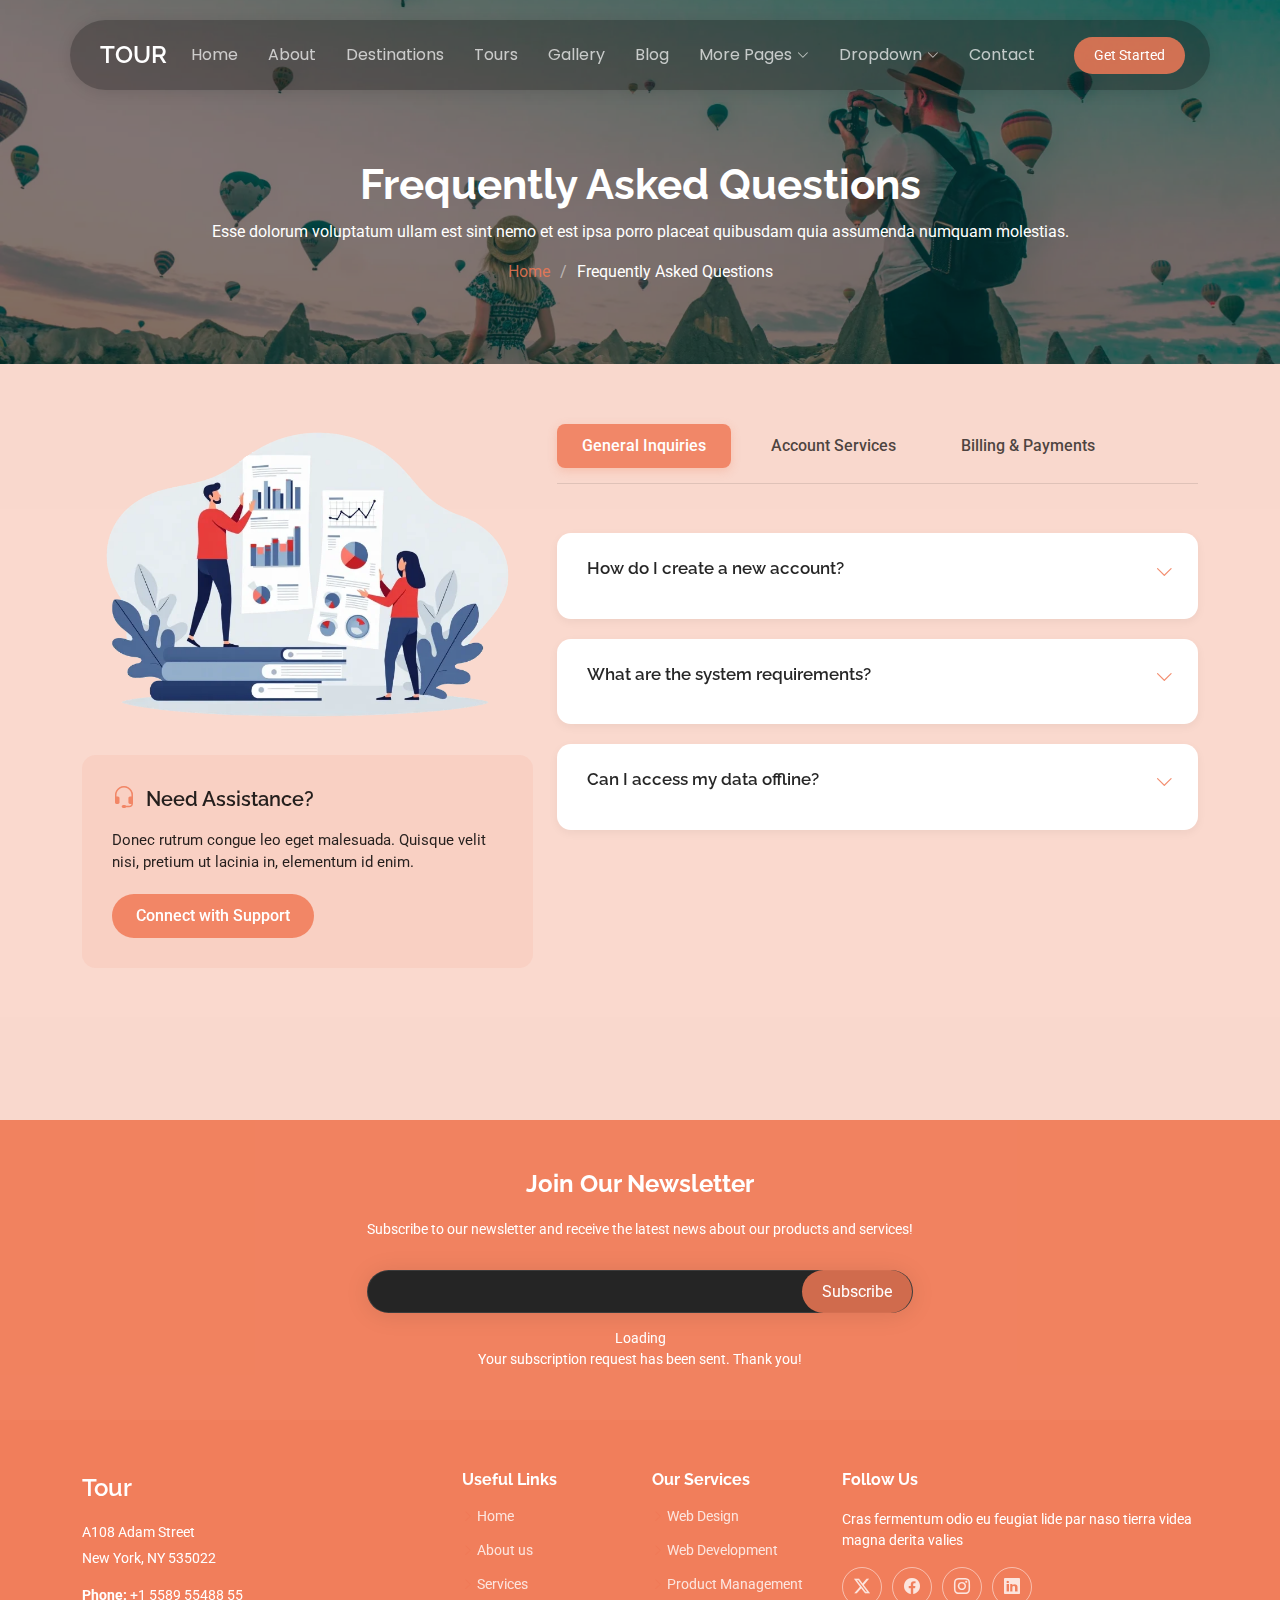
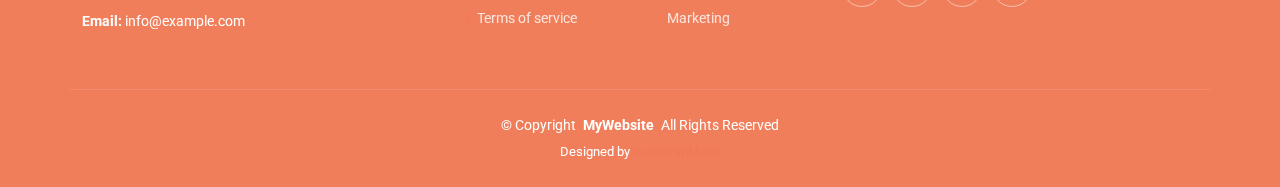
<file: faq.html>
<!DOCTYPE html>
<html lang="en">

<head>
  <meta charset="utf-8">
  <meta content="width=device-width, initial-scale=1.0" name="viewport">
  <title>Faq - Tour Bootstrap Template</title>
  <meta name="description" content="">
  <meta name="keywords" content="">

  <!-- Favicons -->
  <link href="assets/img/favicon.png" rel="icon">
  <link href="assets/img/apple-touch-icon.png" rel="apple-touch-icon">

  <!-- Fonts -->
  <link href="https://fonts.googleapis.com" rel="preconnect">
  <link href="https://fonts.gstatic.com" rel="preconnect" crossorigin>
  <link href="https://fonts.googleapis.com/css2?family=Roboto:ital,wght@0,100;0,300;0,400;0,500;0,700;0,900;1,100;1,300;1,400;1,500;1,700;1,900&family=Poppins:ital,wght@0,100;0,200;0,300;0,400;0,500;0,600;0,700;0,800;0,900;1,100;1,200;1,300;1,400;1,500;1,600;1,700;1,800;1,900&family=Raleway:ital,wght@0,100;0,200;0,300;0,400;0,500;0,600;0,700;0,800;0,900;1,100;1,200;1,300;1,400;1,500;1,600;1,700;1,800;1,900&display=swap" rel="stylesheet">

  <!-- Vendor CSS Files -->
  <link href="assets/vendor/bootstrap/css/bootstrap.min.css" rel="stylesheet">
  <link href="assets/vendor/bootstrap-icons/bootstrap-icons.css" rel="stylesheet">
  <link href="assets/vendor/aos/aos.css" rel="stylesheet">
  <link href="assets/vendor/swiper/swiper-bundle.min.css" rel="stylesheet">
  <link href="assets/vendor/glightbox/css/glightbox.min.css" rel="stylesheet">

  <!-- Main CSS File -->
  <link href="assets/css/main.css" rel="stylesheet">

  <!-- =======================================================
  * Template Name: Tour
  * Template URL: https://bootstrapmade.com/tour-bootstrap-travel-website-template/
  * Updated: Jul 01 2025 with Bootstrap v5.3.7
  * Author: BootstrapMade.com
  * License: https://bootstrapmade.com/license/
  ======================================================== -->
</head>

<body class="faq-page">

  <header id="header" class="header d-flex align-items-center fixed-top">
    <div class="header-container container-fluid container-xl position-relative d-flex align-items-center justify-content-between">

      <a href="index.html" class="logo d-flex align-items-center me-auto me-xl-0">
        <!-- Uncomment the line below if you also wish to use an image logo -->
        <!-- <img src="assets/img/logo.webp" alt=""> -->
        <h1 class="sitename">Tour</h1>
      </a>

      <nav id="navmenu" class="navmenu">
        <ul>
          <li><a href="index.html">Home</a></li>
          <li><a href="about.html">About</a></li>
          <li><a href="destinations.html">Destinations</a></li>
          <li><a href="tours.html">Tours</a></li>
          <li><a href="gallery.html">Gallery</a></li>
          <li><a href="blog.html">Blog</a></li>
          <li class="dropdown"><a href="#"><span>More Pages</span> <i class="bi bi-chevron-down toggle-dropdown"></i></a>
            <ul>
              <li><a href="destination-details.html">Destination Details</a></li>
              <li><a href="tour-details.html">Tour Details</a></li>
              <li><a href="booking.html">Booking</a></li>
              <li><a href="testimonials">Testimonials</a></li>
              <li><a href="faq.html" class="active">Frequently Asked Questions</a></li>
              <li><a href="blog-details.html">Blog Details</a></li>
              <li><a href="terms.html">Terms</a></li>
              <li><a href="privacy.html">Privacy</a></li>
              <li><a href="404.html">404</a></li>
            </ul>
          </li>
          <li class="dropdown"><a href="#"><span>Dropdown</span> <i class="bi bi-chevron-down toggle-dropdown"></i></a>
            <ul>
              <li><a href="#">Dropdown 1</a></li>
              <li class="dropdown"><a href="#"><span>Deep Dropdown</span> <i class="bi bi-chevron-down toggle-dropdown"></i></a>
                <ul>
                  <li><a href="#">Deep Dropdown 1</a></li>
                  <li><a href="#">Deep Dropdown 2</a></li>
                  <li><a href="#">Deep Dropdown 3</a></li>
                  <li><a href="#">Deep Dropdown 4</a></li>
                  <li><a href="#">Deep Dropdown 5</a></li>
                </ul>
              </li>
              <li><a href="#">Dropdown 2</a></li>
              <li><a href="#">Dropdown 3</a></li>
              <li><a href="#">Dropdown 4</a></li>
            </ul>
          </li>
          <li><a href="contact.html">Contact</a></li>
        </ul>
        <i class="mobile-nav-toggle d-xl-none bi bi-list"></i>
      </nav>

      <a class="btn-getstarted" href="destiantios.html">Get Started</a>

    </div>
  </header>

  <main class="main">

    <!-- Page Title -->
    <div class="page-title dark-background" data-aos="fade" style="background-image: url(assets/img/travel/showcase-8.webp);">
      <div class="container position-relative">
        <h1>Frequently Asked Questions</h1>
        <p>Esse dolorum voluptatum ullam est sint nemo et est ipsa porro placeat quibusdam quia assumenda numquam molestias.</p>
        <nav class="breadcrumbs">
          <ol>
            <li><a href="index.html">Home</a></li>
            <li class="current">Frequently Asked Questions</li>
          </ol>
        </nav>
      </div>
    </div><!-- End Page Title -->

    <!-- Faq Section -->
    <section id="faq" class="faq section">

      <div class="container" data-aos="fade-up" data-aos-delay="100">

        <div class="row align-items-start gy-4">
          <div class="col-lg-5" data-aos="fade-up" data-aos-delay="200">
            <div class="faq-sidebar">
              <div class="faq-image">
                <img src="assets/img/illustration/illustration-5.webp" alt="FAQ Image" class="img-fluid" loading="lazy">
              </div>
              <div class="contact-box">
                <h3><i class="bi bi-headset"></i> Need Assistance?</h3>
                <p>Donec rutrum congue leo eget malesuada. Quisque velit nisi, pretium ut lacinia in, elementum id enim.</p>
                <a href="#" class="btn-contact">Connect with Support</a>
              </div>
            </div>
          </div>

          <div class="col-lg-7">
            <div class="faq-tabs">
              <ul class="nav nav-pills mb-4" id="faqTabs-faq" role="tablist" data-aos="fade-up" data-aos-delay="100">
                <li class="nav-item" role="presentation">
                  <button class="nav-link active" id="general-tab-faq" data-bs-toggle="pill" data-bs-target="#general-faq-faq" type="button" role="tab" aria-controls="general-faq-faq" aria-selected="true">General Inquiries</button>
                </li>
                <li class="nav-item" role="presentation">
                  <button class="nav-link" id="account-tab-faq" data-bs-toggle="pill" data-bs-target="#account-faq-faq" type="button" role="tab" aria-controls="account-faq-faq" aria-selected="false">Account Services</button>
                </li>
                <li class="nav-item" role="presentation">
                  <button class="nav-link" id="payment-tab-faq" data-bs-toggle="pill" data-bs-target="#payment-faq-faq" type="button" role="tab" aria-controls="payment-faq-faq" aria-selected="false">Billing &amp; Payments</button>
                </li>
              </ul>

              <div class="tab-content" id="faqTabsContent-faq">
                <div class="tab-pane fade show active" id="general-faq-faq" role="tabpanel" aria-labelledby="general-tab-faq">
                  <div class="accordion" id="generalAccordion-faq">
                    <div class="faq-item" data-aos="fade-up" data-aos-delay="150">
                      <h3>How do I create a new account?</h3>
                      <div class="faq-content">
                        <p>Praesent sapien massa, convallis a pellentesque nec, egestas non nisi. Donec sollicitudin molestie malesuada. Vestibulum ac diam sit amet quam vehicula elementum. Curabitur arcu erat, accumsan id imperdiet et, porttitor at sem.</p>
                      </div>
                      <i class="bi bi-chevron-down faq-toggle"></i>
                    </div><!-- End FAQ Item-->

                    <div class="faq-item" data-aos="fade-up" data-aos-delay="200">
                      <h3>What are the system requirements?</h3>
                      <div class="faq-content">
                        <p>Vivamus suscipit tortor eget felis porttitor volutpat. Mauris blandit aliquet elit, eget tincidunt nibh pulvinar a. Vestibulum ac diam sit amet quam vehicula elementum sed sit amet dui.</p>
                      </div>
                      <i class="bi bi-chevron-down faq-toggle"></i>
                    </div><!-- End FAQ Item-->

                    <div class="faq-item" data-aos="fade-up" data-aos-delay="250">
                      <h3>Can I access my data offline?</h3>
                      <div class="faq-content">
                        <p>Nulla quis lorem ut libero malesuada feugiat. Vestibulum ac diam sit amet quam vehicula elementum sed sit amet dui. Nulla porttitor accumsan tincidunt. Quisque velit nisi, pretium ut lacinia in, elementum id enim.</p>
                      </div>
                      <i class="bi bi-chevron-down faq-toggle"></i>
                    </div><!-- End FAQ Item-->

                    <div class="faq-item" data-aos="fade-up" data-aos-delay="300">
                      <h3>How do I report a bug or issue?</h3>
                      <div class="faq-content">
                        <p>Pellentesque in ipsum id orci porta dapibus. Nulla quis lorem ut libero malesuada feugiat. Donec sollicitudin molestie malesuada. Sed porttitor lectus nibh.</p>
                      </div>
                      <i class="bi bi-chevron-down faq-toggle"></i>
                    </div><!-- End FAQ Item-->

                    <div class="faq-item" data-aos="fade-up" data-aos-delay="350">
                      <h3>What is your data privacy policy?</h3>
                      <div class="faq-content">
                        <p>Curabitur arcu erat, accumsan id imperdiet et, porttitor at sem. Vestibulum ac diam sit amet quam vehicula elementum. Sed porttitor lectus nibh.</p>
                      </div>
                      <i class="bi bi-chevron-down faq-toggle"></i>
                    </div><!-- End FAQ Item-->
                  </div>
                </div>

                <div class="tab-pane fade" id="account-faq-faq" role="tabpanel" aria-labelledby="account-tab-faq">
                  <div class="accordion" id="accountAccordion-faq">
                    <div class="faq-item" data-aos="fade-up" data-aos-delay="150">
                      <h3>How do I reset my password?</h3>
                      <div class="faq-content">
                        <p>Curabitur non nulla sit amet nisl tempus convallis quis ac lectus. Vivamus magna justo, lacinia eget consectetur sed, convallis at tellus. Nulla quis lorem ut libero malesuada feugiat.</p>
                      </div>
                      <i class="bi bi-chevron-down faq-toggle"></i>
                    </div><!-- End FAQ Item-->

                    <div class="faq-item" data-aos="fade-up" data-aos-delay="200">
                      <h3>How to update account information?</h3>
                      <div class="faq-content">
                        <p>Donec rutrum congue leo eget malesuada. Lorem ipsum dolor sit amet, consectetur adipiscing elit. Praesent sapien massa, convallis a pellentesque nec, egestas non nisi.</p>
                      </div>
                      <i class="bi bi-chevron-down faq-toggle"></i>
                    </div><!-- End FAQ Item-->
                  </div>
                </div>

                <div class="tab-pane fade" id="payment-faq-faq" role="tabpanel" aria-labelledby="payment-tab-faq">
                  <div class="accordion" id="paymentAccordion-faq">
                    <div class="faq-item" data-aos="fade-up" data-aos-delay="150">
                      <h3>What payment methods are accepted?</h3>
                      <div class="faq-content">
                        <p>Pellentesque in ipsum id orci porta dapibus. Sed porttitor lectus nibh. Cras ultricies ligula sed magna dictum porta. Curabitur aliquet quam id dui posuere blandit. Vivamus magna justo, lacinia eget consectetur sed, convallis at tellus.</p>
                      </div>
                      <i class="bi bi-chevron-down faq-toggle"></i>
                    </div><!-- End FAQ Item-->

                    <div class="faq-item" data-aos="fade-up" data-aos-delay="200">
                      <h3>When will my payment be processed?</h3>
                      <div class="faq-content">
                        <p>Mauris blandit aliquet elit, eget tincidunt nibh pulvinar a. Nulla porttitor accumsan tincidunt. Curabitur non nulla sit amet nisl tempus convallis quis ac lectus. Quisque velit nisi, pretium ut lacinia in.</p>
                      </div>
                      <i class="bi bi-chevron-down faq-toggle"></i>
                    </div><!-- End FAQ Item-->

                    <div class="faq-item" data-aos="fade-up" data-aos-delay="250">
                      <h3>Can I get a refund for my purchase?</h3>
                      <div class="faq-content">
                        <p>Vivamus magna justo, lacinia eget consectetur sed, convallis at tellus. Praesent sapien massa, convallis a pellentesque nec, egestas non nisi. Donec sollicitudin molestie malesuada.</p>
                      </div>
                      <i class="bi bi-chevron-down faq-toggle"></i>
                    </div><!-- End FAQ Item-->
                  </div>
                </div>
              </div>
            </div>
          </div>
        </div>

      </div>

    </section><!-- /Faq Section -->

  </main>

  <footer id="footer" class="footer position-relative dark-background">

    <div class="footer-newsletter">
      <div class="container">
        <div class="row justify-content-center text-center">
          <div class="col-lg-6">
            <h4>Join Our Newsletter</h4>
            <p>Subscribe to our newsletter and receive the latest news about our products and services!</p>
            <form action="forms/newsletter.php" method="post" class="php-email-form">
              <div class="newsletter-form"><input type="email" name="email"><input type="submit" value="Subscribe"></div>
              <div class="loading">Loading</div>
              <div class="error-message"></div>
              <div class="sent-message">Your subscription request has been sent. Thank you!</div>
            </form>
          </div>
        </div>
      </div>
    </div>

    <div class="container footer-top">
      <div class="row gy-4">
        <div class="col-lg-4 col-md-6 footer-about">
          <a href="index.html" class="d-flex align-items-center">
            <span class="sitename">Tour</span>
          </a>
          <div class="footer-contact pt-3">
            <p>A108 Adam Street</p>
            <p>New York, NY 535022</p>
            <p class="mt-3"><strong>Phone:</strong> <span>+1 5589 55488 55</span></p>
            <p><strong>Email:</strong> <span>info@example.com</span></p>
          </div>
        </div>

        <div class="col-lg-2 col-md-3 footer-links">
          <h4>Useful Links</h4>
          <ul>
            <li><i class="bi bi-chevron-right"></i> <a href="#">Home</a></li>
            <li><i class="bi bi-chevron-right"></i> <a href="#">About us</a></li>
            <li><i class="bi bi-chevron-right"></i> <a href="#">Services</a></li>
            <li><i class="bi bi-chevron-right"></i> <a href="#">Terms of service</a></li>
          </ul>
        </div>

        <div class="col-lg-2 col-md-3 footer-links">
          <h4>Our Services</h4>
          <ul>
            <li><i class="bi bi-chevron-right"></i> <a href="#">Web Design</a></li>
            <li><i class="bi bi-chevron-right"></i> <a href="#">Web Development</a></li>
            <li><i class="bi bi-chevron-right"></i> <a href="#">Product Management</a></li>
            <li><i class="bi bi-chevron-right"></i> <a href="#">Marketing</a></li>
          </ul>
        </div>

        <div class="col-lg-4 col-md-12">
          <h4>Follow Us</h4>
          <p>Cras fermentum odio eu feugiat lide par naso tierra videa magna derita valies</p>
          <div class="social-links d-flex">
            <a href=""><i class="bi bi-twitter-x"></i></a>
            <a href=""><i class="bi bi-facebook"></i></a>
            <a href=""><i class="bi bi-instagram"></i></a>
            <a href=""><i class="bi bi-linkedin"></i></a>
          </div>
        </div>

      </div>
    </div>

    <div class="container copyright text-center mt-4">
      <p>© <span>Copyright</span> <strong class="px-1 sitename">MyWebsite</strong> <span>All Rights Reserved</span></p>
      <div class="credits">
        <!-- All the links in the footer should remain intact. -->
        <!-- You can delete the links only if you've purchased the pro version. -->
        <!-- Licensing information: https://bootstrapmade.com/license/ -->
        <!-- Purchase the pro version with working PHP/AJAX contact form: [buy-url] -->
        Designed by <a href="https://bootstrapmade.com/">BootstrapMade</a>
      </div>
    </div>

  </footer>

  <!-- Scroll Top -->
  <a href="#" id="scroll-top" class="scroll-top d-flex align-items-center justify-content-center"><i class="bi bi-arrow-up-short"></i></a>

  <!-- Preloader -->
  <div id="preloader"></div>

  <!-- Vendor JS Files -->
  <script src="assets/vendor/bootstrap/js/bootstrap.bundle.min.js"></script>
  <script src="assets/vendor/php-email-form/validate.js"></script>
  <script src="assets/vendor/aos/aos.js"></script>
  <script src="assets/vendor/purecounter/purecounter_vanilla.js"></script>
  <script src="assets/vendor/swiper/swiper-bundle.min.js"></script>
  <script src="assets/vendor/isotope-layout/isotope.pkgd.min.js"></script>
  <script src="assets/vendor/imagesloaded/imagesloaded.pkgd.min.js"></script>
  <script src="assets/vendor/glightbox/js/glightbox.min.js"></script>

  <!-- Main JS File -->
  <script src="assets/js/main.js"></script>

</body>

</html>
</file>
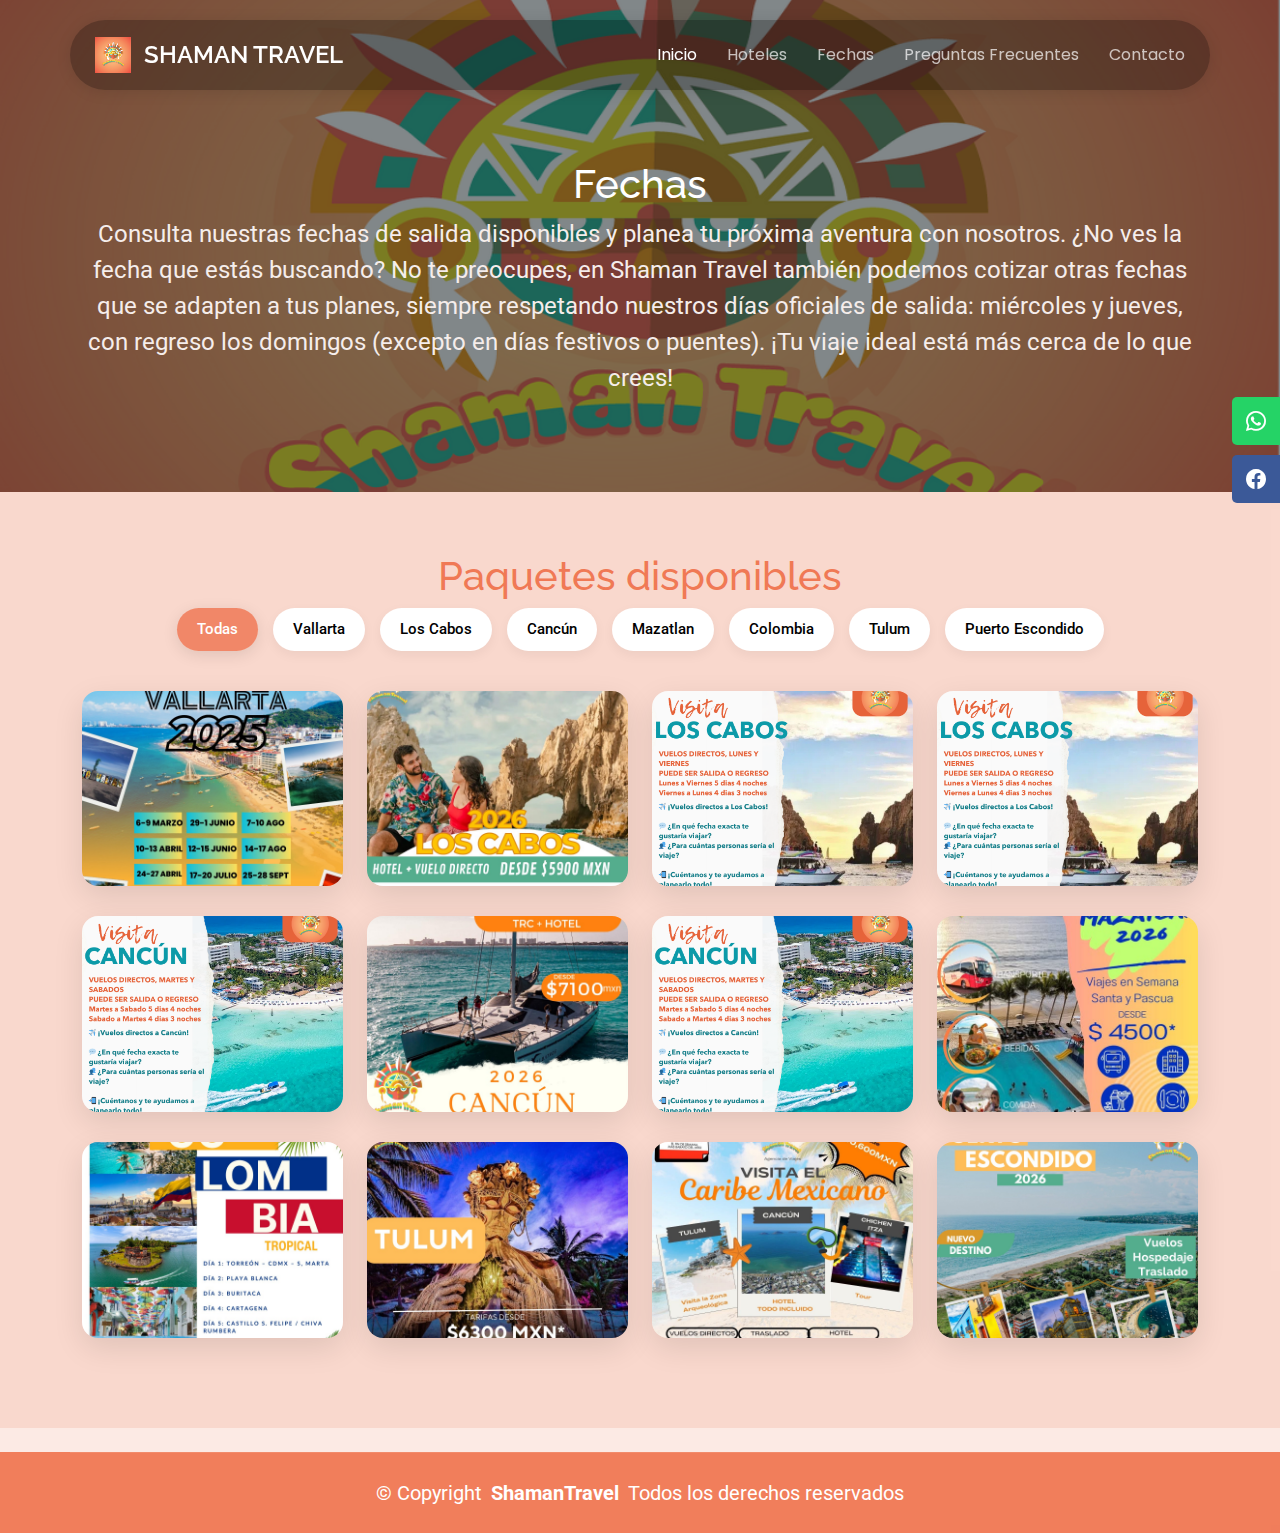
<file: fechas.html>
<!DOCTYPE html>
<html lang="en">

<head>
  <meta charset="utf-8">
  <meta content="width=device-width, initial-scale=1.0" name="viewport">
  <title>Fechas</title>
  <meta name="description" content="">
  <meta name="keywords" content="">

  <!-- Favicons -->
    <link href="assets/img/logo.png" rel="icon">

  <!-- Fonts -->
  <link href="https://fonts.googleapis.com" rel="preconnect">
  <link href="https://fonts.gstatic.com" rel="preconnect" crossorigin>
  <link href="https://fonts.googleapis.com/css2?family=Roboto:ital,wght@0,100;0,300;0,400;0,500;0,700;0,900;1,100;1,300;1,400;1,500;1,700;1,900&family=Poppins:ital,wght@0,100;0,200;0,300;0,400;0,500;0,600;0,700;0,800;0,900;1,100;1,200;1,300;1,400;1,500;1,600;1,700;1,800;1,900&family=Raleway:ital,wght@0,100;0,200;0,300;0,400;0,500;0,600;0,700;0,800;0,900;1,100;1,200;1,300;1,400;1,500;1,600;1,700;1,800;1,900&display=swap" rel="stylesheet">

  <!-- Vendor CSS Files -->
  <link href="assets/vendor/bootstrap/css/bootstrap.min.css" rel="stylesheet">
  <link href="assets/vendor/bootstrap-icons/bootstrap-icons.css" rel="stylesheet">
  <link href="assets/vendor/aos/aos.css" rel="stylesheet">
  <link href="assets/vendor/swiper/swiper-bundle.min.css" rel="stylesheet">
  <link href="assets/vendor/glightbox/css/glightbox.min.css" rel="stylesheet">

  <!-- Main CSS File -->
  <link href="assets/css/main.css" rel="stylesheet">
  <!-- <link href="https://cdnjs.cloudflare.com/ajax/libs/lightbox2/2.11.3/css/lightbox.min.css" rel="stylesheet"> -->



  <!-- =======================================================
  * Template Name: Tour
  * Template URL: https://bootstrapmade.com/tour-bootstrap-travel-website-template/
  * Updated: Jul 01 2025 with Bootstrap v5.3.7
  * Author: BootstrapMade.com
  * License: https://bootstrapmade.com/license/
  ======================================================== -->
</head>

<body class="destinations-page">

 <header id="header" class="header d-flex align-items-center fixed-top">
    <div class="header-container container-fluid container-xl position-relative d-flex align-items-center justify-content-between">

      <a href="index.html" class="logo d-flex align-items-center me-auto me-xl-0">
        <!-- Uncomment the line below if you also wish to use an image logo -->
         <img src="assets/img/logo.png" alt=""> 
        <h1 class="sitename">Shaman Travel</h1>
      </a>

        <nav id="navmenu" class="navmenu">
        <ul>
          <li  style="font-size: 20px;"><a href="index.html" class="active">Inicio</a></li>
          <li  style="font-size: 20px;"><a href="hoteles.html">Hoteles</a></li>
          <li  style="font-size: 20px;"><a href="fechas.html">Fechas</a></li>
          <li  style="font-size: 20px;"><a href="preguntas.html">Preguntas Frecuentes</a></li>  
          <li  style="font-size: 20px;"><a href="contacto.html">Contacto</a></li>
        </ul>
        <i class="mobile-nav-toggle d-xl-none bi bi-list"></i>
      </nav>   

    </div>
  </header>

  <main class="main">

    <!-- Page Title -->
    <div class="page-title dark-background" data-aos="fade" style="background-image: url(assets/img/travel/logo1_1.png);">
      <div class="container position-relative">
       <h2 style="font-size: 2.5rem; color: #ffffff;">Fechas</h2>
        <p style="font-size: 1.5rem; color: #f5edeb;">Consulta nuestras fechas de salida disponibles y planea tu próxima aventura con nosotros.
          ¿No ves la fecha que estás buscando? No te preocupes, 
          en Shaman Travel también podemos cotizar otras fechas que se adapten a tus planes, 
          siempre respetando nuestros días oficiales de salida: miércoles y jueves, 
          con regreso los domingos (excepto en días festivos o puentes). 
          ¡Tu viaje ideal está más cerca de lo que crees! 
        </p>        
        <!-- <nav class="breadcrumbs">
          <ol>
            <li><a href="index.html">Home</a></li>
            <li class="current">Destinations</li>
          </ol>
        </nav> -->
      </div>
    </div><!-- End Page Title -->

     <!-- Gallery Section -->
     <section id="gallery" class="gallery section">

      <div class="container" data-aos="fade-up" data-aos-delay="100">
        <div class="row">
          <div class="col-lg-8 mx-auto text-center">
            <h2 style="font-size: 2.5rem; color: #f07955;">Paquetes disponibles</h2>
          </div>
        </div>

      </div>

      <div class="container" data-aos="fade-up" data-aos-delay="100">

        <div class="isotope-layout" data-default-filter="*" data-layout="masonry" data-sort="original-order">
          <ul class="gallery-filters isotope-filters" data-aos="fade-up" data-aos-delay="200">
            <li data-filter="*" class="filter-active">Todas</li>
            <li data-filter=".filter-vallarta">Vallarta</li>
            <li data-filter=".filter-cabos">Los Cabos</li>
            <li data-filter=".filter-cancun">Cancún</li>
            <li data-filter=".filter-mazatlan">Mazatlan</li>
            <li data-filter=".filter-colombia">Colombia</li>
             <li data-filter=".filter-tulum">Tulum</li>
             <li data-filter=".filter-puerto-escondido">Puerto Escondido</li>
          </ul>

          <div class="row gallery-grid isotope-container" data-aos="fade-up" data-aos-delay="300">

            
            <div class="col-xl-3 col-md-4 col-sm-6 gallery-item isotope-item filter-vallarta">
              <div class="gallery-card">
                <div class="gallery-image">
                  <img src="assets/img/fechas/fechas_vallarta.jpg" class="img-fluid" alt="">
                </div>
                <div class="gallery-overlay">
                  <!-- <h4>Vamar Vallarta</h4> -->
                  <!-- <p>Lorem ipsum dolor sit amet consectetur adipisicing elit.</p> -->
                  <div class="gallery-actions">
                    <a href="assets/img/fechas/fechas_vallarta.jpg" title="" class="glightbox"><i class="bi bi-eye"></i></a>
                    <!-- <a href="gallery-details.html"><i class="bi bi-info-circle"></i></a> -->
                  </div>
                </div>
              </div>
            </div>
                        <!-- LOS CABOS -->
            <div class="col-xl-3 col-md-4 col-sm-6 gallery-item isotope-item filter-cabos">
              <div class="gallery-card">
                <div class="gallery-image">
                  <img src="assets/img/fechas/cabos_2026.jpg" class="img-fluid" alt="">
                </div>
                <div class="gallery-overlay">
                  <div class="gallery-actions">
                    <a href="assets/img/fechas/cabos_2026.jpg" title="" class="glightbox"><i class="bi bi-eye"></i></a>
                  </div>
                </div>
              </div>
            </div>

            <div class="col-xl-3 col-md-4 col-sm-6 gallery-item isotope-item filter-cabos">
              <div class="gallery-card">
                <div class="gallery-image">
                  <img src="assets/img/fechas/loscabos_info.png" class="img-fluid" alt="">
                </div>
                <div class="gallery-overlay">
                  <div class="gallery-actions">
                    <a href="assets/img/fechas/loscabos_info.png" title="" class="glightbox"><i class="bi bi-eye"></i></a>
                  </div>
                </div>
              </div>
            </div>

            <div class="col-xl-3 col-md-4 col-sm-6 gallery-item isotope-item filter-cabos">
              <div class="gallery-card">
                <div class="gallery-image">
                  <img src="assets/img/fechas/los cabos.png" class="img-fluid" alt="">
                </div>
                <div class="gallery-overlay">
                  <div class="gallery-actions">
                    <a href="assets/img/fechas/los cabos.png" title="" class="glightbox"><i class="bi bi-eye"></i></a>
                  </div>
                </div>
              </div>
            </div>

             
                        <!--  CANCUN -->
              <div class="col-xl-3 col-md-4 col-sm-6 gallery-item isotope-item filter-cancun">
              <div class="gallery-card">
                <div class="gallery-image">
                  <img src="assets/img/fechas/cancun_info.png" class="img-fluid" alt="">
                </div>
                <div class="gallery-overlay">
                  
                  <!-- <p>Lorem ipsum dolor sit amet consectetur adipisicing elit.</p> -->
                  <div class="gallery-actions">
                    <a href="assets/img/fechas/cancun_info.png" title="" class="glightbox"><i class="bi bi-eye"></i></a>
                    <!-- <a href="gallery-details.html"><i class="bi bi-info-circle"></i></a> -->
                  </div>
                </div>
              </div>
            </div>

            <div class="col-xl-3 col-md-4 col-sm-6 gallery-item isotope-item filter-cancun">
              <div class="gallery-card">
                <div class="gallery-image">
                  <img src="assets/img/fechas/cancun_2026.jpg" class="img-fluid" alt="">
                </div>
                <div class="gallery-overlay">
                  
                  <!-- <p>Lorem ipsum dolor sit amet consectetur adipisicing elit.</p> -->
                  <div class="gallery-actions">
                    <a href="assets/img/fechas/cancun_2026.jpg" title="" class="glightbox"><i class="bi bi-eye"></i></a>
                    <!-- <a href="gallery-details.html"><i class="bi bi-info-circle"></i></a> -->
                  </div>
                </div>
              </div>
            </div>

             <div class="col-xl-3 col-md-4 col-sm-6 gallery-item isotope-item filter-cancun">
              <div class="gallery-card">
                <div class="gallery-image">
                  <img src="assets/img/fechas/cancun.png" class="img-fluid" alt="">
                </div>
                <div class="gallery-overlay">
                  
                  <!-- <p>Lorem ipsum dolor sit amet consectetur adipisicing elit.</p> -->
                  <div class="gallery-actions">
                    <a href="assets/img/fechas/cancun.png" title="" class="glightbox"><i class="bi bi-eye"></i></a>
                    <!-- <a href="gallery-details.html"><i class="bi bi-info-circle"></i></a> -->
                  </div>
                </div>
              </div>
            </div>

            <div class="col-xl-3 col-md-4 col-sm-6 gallery-item isotope-item filter-mazatlan">
              <div class="gallery-card">
                <div class="gallery-image">
                  <img src="assets/img/fechas/mazatlan_2026.jpg" class="img-fluid" alt="">
                </div>
                <div class="gallery-overlay">
                  <div class="gallery-actions">
                    <a href="assets/img/fechas/mazatlan_2026.jpg" title="" class="glightbox"><i class="bi bi-eye"></i></a>
                  </div>
                </div>
              </div>
            </div>             

            <div class="col-xl-3 col-md-4 col-sm-6 gallery-item isotope-item filter-colombia">
              <div class="gallery-card">
                <div class="gallery-image">
                  <img src="assets/img/fechas/colombia_2026.jpg" class="img-fluid" alt="">
                </div>
                <div class="gallery-overlay">
                  
                  <!-- <p>Lorem ipsum dolor sit amet consectetur adipisicing elit.</p> -->
                  <div class="gallery-actions">
                    <a href="assets/img/fechas/colombia_2026.jpg" title="" class="glightbox"><i class="bi bi-eye"></i></a>
                    <!-- <a href="gallery-details.html"><i class="bi bi-info-circle"></i></a> -->
                  </div>
                </div>
              </div>
            </div>

            <div class="col-xl-3 col-md-4 col-sm-6 gallery-item isotope-item filter-tulum">
              <div class="gallery-card">
                <div class="gallery-image">
                  <img src="assets/img/fechas/tulum.jpg" class="img-fluid" alt="">
                </div>
                <div class="gallery-overlay">
                  
                  <!-- <p>Lorem ipsum dolor sit amet consectetur adipisicing elit.</p> -->
                  <div class="gallery-actions">
                    <a href="assets/img/fechas/tulum.jpg" title="" class="glightbox"><i class="bi bi-eye"></i></a>
                    <!-- <a href="gallery-details.html"><i class="bi bi-info-circle"></i></a> -->
                  </div>
                </div>
              </div>
            </div>

            <div class="col-xl-3 col-md-4 col-sm-6 gallery-item isotope-item">
              <div class="gallery-card">
                <div class="gallery-image">
                  <img src="assets/img/fechas/caribe_mexicano.jpg" class="img-fluid" alt="">
                </div>
                <div class="gallery-overlay">
                  
                  <!-- <p>Lorem ipsum dolor sit amet consectetur adipisicing elit.</p> -->
                  <div class="gallery-actions">
                    <a href="assets/img/fechas/caribe_mexicano.jpg" title="" class="glightbox"><i class="bi bi-eye"></i></a>
                    <!-- <a href="gallery-details.html"><i class="bi bi-info-circle"></i></a> -->
                  </div>
                </div>
              </div>
            </div>

             <div class="col-xl-3 col-md-4 col-sm-6 gallery-item isotope-item filter-puerto-escondido" >
              <div class="gallery-card">
                <div class="gallery-image">
                  <img src="assets/img/fechas/PUERTO ESCONDIDO.jpg" class="img-fluid" alt="">
                </div>
                <div class="gallery-overlay">
                  
                  <!-- <p>Lorem ipsum dolor sit amet consectetur adipisicing elit.</p> -->
                  <div class="gallery-actions">
                    <a href="assets/img/fechas/PUERTO ESCONDIDO.jpg" title="" class="glightbox"><i class="bi bi-eye"></i></a>
                    <!-- <a href="gallery-details.html"><i class="bi bi-info-circle"></i></a> -->
                  </div>
                </div>
              </div>
            </div>

          </div>
          
        </div>

      </div>

    </section> 
    <!-- /Gallery Section -->




  </main>

   <footer id="footer" class="footer position-relative dark-background">

    
    <div class="container copyright text-center mt-4">
      <p style="font-size: 20px;">© <span>Copyright</span> <strong class="px-1 sitename">ShamanTravel</strong> <span>Todos los derechos reservados</span></p>
      <!-- <div class="credits">
        Designed by <a href="https://bootstrapmade.com/">BootstrapMade</a>
      </div> -->
    </div>

  </footer>

  <!-- Scroll Top -->
  <a href="#" id="scroll-top" class="scroll-top d-flex align-items-center justify-content-center"><i class="bi bi-arrow-up-short"></i></a>
   <div class="social-floating">
    <a href="https://wa.me/5218712196060" target="_blank" class="whatsapp" title="WhatsApp"><i class="bi bi-whatsapp"></i></a>
    <a href="https://www.facebook.com/shamantravelcancun" target="_blank" class="facebook" title="Facebook"><i class="bi bi-facebook"></i></a>
  </div>
  <!-- Preloader -->
  <div id="preloader"></div>

  <!-- Vendor JS Files -->
  <script src="assets/vendor/bootstrap/js/bootstrap.bundle.min.js"></script>
  <script src="assets/vendor/php-email-form/validate.js"></script>
  <script src="assets/vendor/aos/aos.js"></script>
  <script src="assets/vendor/purecounter/purecounter_vanilla.js"></script>
  <script src="assets/vendor/swiper/swiper-bundle.min.js"></script>
  <script src="assets/vendor/isotope-layout/isotope.pkgd.min.js"></script>
  <script src="assets/vendor/imagesloaded/imagesloaded.pkgd.min.js"></script>
  <script src="assets/vendor/glightbox/js/glightbox.min.js"></script>

  <!-- Main JS File -->
  <script src="assets/js/main.js"></script>
  <!-- <script src="https://cdnjs.cloudflare.com/ajax/libs/lightbox2/2.11.3/js/lightbox.min.js"></script> -->

  
      <!-- <div id="imageModal" class="image-modal">
        <span class="close-modal">&times;</span>
        <img class="modal-content-img" id="modalImage" alt="Imagen ampliada">
      </div> -->


</body>

</html>
</file>
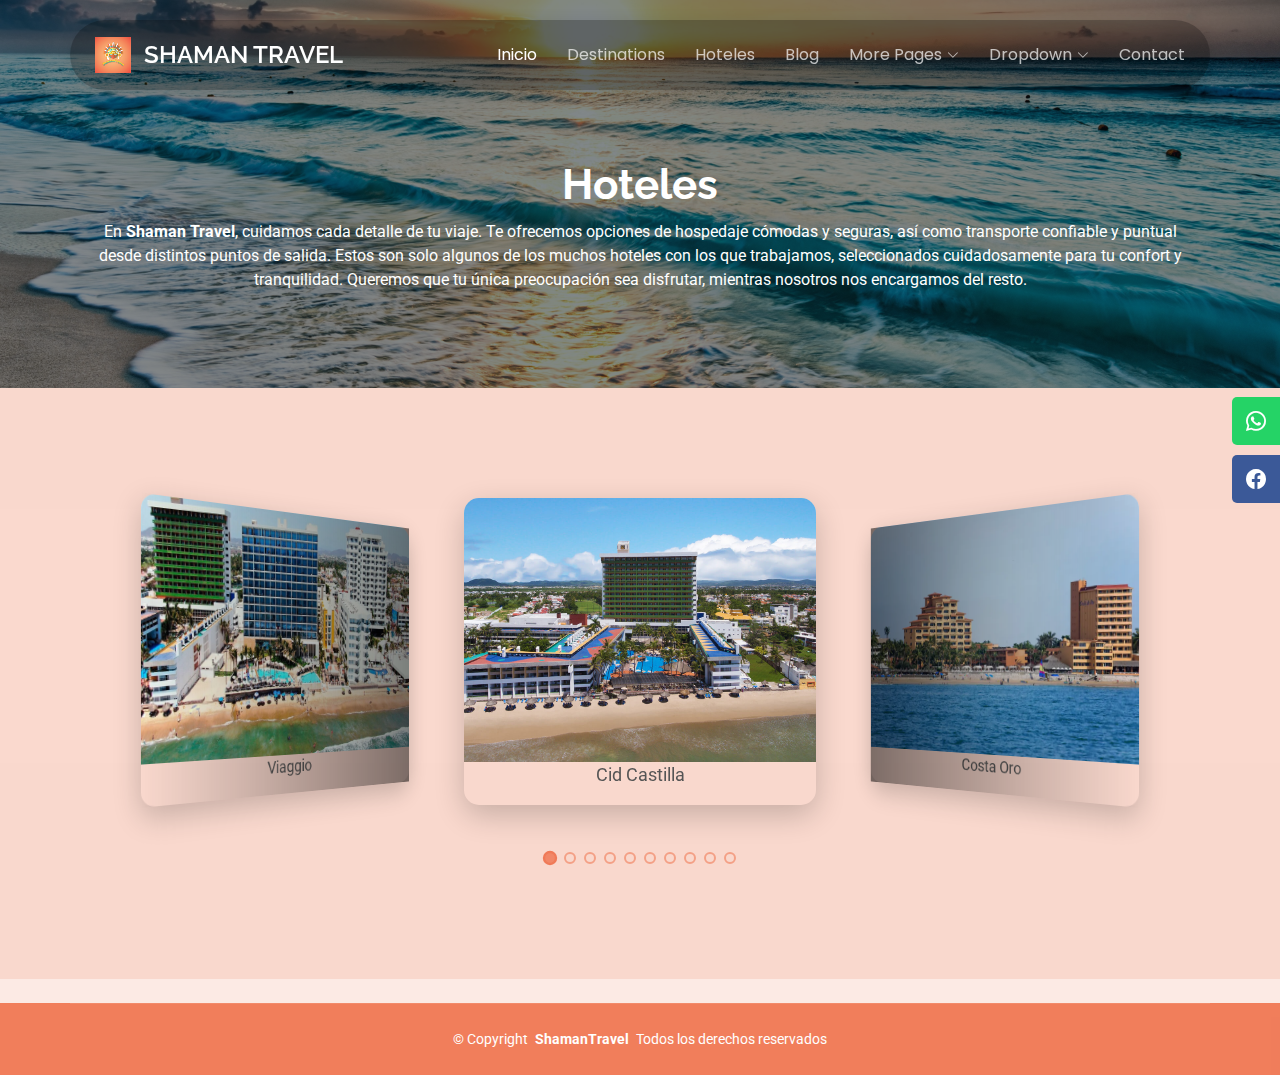
<file: gallery.html>
<!DOCTYPE html>
<html lang="en">

<head>
  <meta charset="utf-8">
  <meta content="width=device-width, initial-scale=1.0" name="viewport">
  <title>Hoteles</title>
  <meta name="description" content="">
  <meta name="keywords" content="">

  <!-- Favicons -->
  <!-- <link href="assets/img/favicon.png" rel="icon">
  <link href="assets/img/apple-touch-icon.png" rel="apple-touch-icon"> -->
    <link href="assets/img/logo.png" rel="icon">

  <!-- Fonts -->
  <link href="https://fonts.googleapis.com" rel="preconnect">
  <link href="https://fonts.gstatic.com" rel="preconnect" crossorigin>
  <link href="https://fonts.googleapis.com/css2?family=Roboto:ital,wght@0,100;0,300;0,400;0,500;0,700;0,900;1,100;1,300;1,400;1,500;1,700;1,900&family=Poppins:ital,wght@0,100;0,200;0,300;0,400;0,500;0,600;0,700;0,800;0,900;1,100;1,200;1,300;1,400;1,500;1,600;1,700;1,800;1,900&family=Raleway:ital,wght@0,100;0,200;0,300;0,400;0,500;0,600;0,700;0,800;0,900;1,100;1,200;1,300;1,400;1,500;1,600;1,700;1,800;1,900&display=swap" rel="stylesheet">

  <!-- Vendor CSS Files -->
  <link href="assets/vendor/bootstrap/css/bootstrap.min.css" rel="stylesheet">
  <link href="assets/vendor/bootstrap-icons/bootstrap-icons.css" rel="stylesheet">
  <link href="assets/vendor/aos/aos.css" rel="stylesheet">
  <link href="assets/vendor/swiper/swiper-bundle.min.css" rel="stylesheet">
  <link href="assets/vendor/glightbox/css/glightbox.min.css" rel="stylesheet">

  <!-- Main CSS File -->
  <link href="assets/css/main.css" rel="stylesheet">

  <!-- =======================================================
  * Template Name: Tour
  * Template URL: https://bootstrapmade.com/tour-bootstrap-travel-website-template/
  * Updated: Jul 01 2025 with Bootstrap v5.3.7
  * Author: BootstrapMade.com
  * License: https://bootstrapmade.com/license/
  ======================================================== -->
</head>

<body class="gallery-page">

  <header id="header" class="header d-flex align-items-center fixed-top">
    <div class="header-container container-fluid container-xl position-relative d-flex align-items-center justify-content-between">

      <a href="index.html" class="logo d-flex align-items-center me-auto me-xl-0">
        <img src="assets/img/logo.png" alt=""> 
        <h1 class="sitename">Shaman Travel</h1>
      </a>

       <nav id="navmenu" class="navmenu">
        <ul>
          <li><a href="index.html" class="active">Inicio</a></li>
          <!-- <li><a href="about.html">About</a></li> -->
          <li><a href="destinations.html">Destinations</a></li>
          <!-- <li><a href="tours.html">Tours</a></li> -->
          <li><a href="gallery.html">Hoteles</a></li>
          <li><a href="blog.html">Blog</a></li>
          <li class="dropdown"><a href="#"><span>More Pages</span> <i class="bi bi-chevron-down toggle-dropdown"></i></a>
            <ul>
              <li><a href="destination-details.html">Destination Details</a></li>
              <li><a href="tour-details.html">Tour Details</a></li>
              <li><a href="booking.html">Booking</a></li>
              <li><a href="testimonials">Testimonials</a></li>
              <li><a href="faq.html">Frequently Asked Questions</a></li>
              <li><a href="blog-details.html">Blog Details</a></li>
              <li><a href="terms.html">Terms</a></li>
              <li><a href="privacy.html">Privacy</a></li>
              <li><a href="404.html">404</a></li>
            </ul>
          </li>
          <li class="dropdown"><a href="#"><span>Dropdown</span> <i class="bi bi-chevron-down toggle-dropdown"></i></a>
            <ul>
              <li><a href="#">Dropdown 1</a></li>
              <li class="dropdown"><a href="#"><span>Deep Dropdown</span> <i class="bi bi-chevron-down toggle-dropdown"></i></a>
                <ul>
                  <li><a href="#">Deep Dropdown 1</a></li>
                  <li><a href="#">Deep Dropdown 2</a></li>
                  <li><a href="#">Deep Dropdown 3</a></li>
                  <li><a href="#">Deep Dropdown 4</a></li>
                  <li><a href="#">Deep Dropdown 5</a></li>
                </ul>
              </li>
              <li><a href="#">Dropdown 2</a></li>
              <li><a href="#">Dropdown 3</a></li>
              <li><a href="#">Dropdown 4</a></li>
            </ul>
          </li>
          <li><a href="contact.html">Contact</a></li>
        </ul>
        <i class="mobile-nav-toggle d-xl-none bi bi-list"></i>
      </nav>

      <!-- <a class="btn-getstarted" href="destiantios.html">Get Started</a> -->

    </div>
  </header>

  <main class="main">

    <!-- Page Title -->
    <div class="page-title dark-background" data-aos="fade" style="background-image: url(assets/img/travel/mar.jpg);">
      <div class="container position-relative">
        <h1>Hoteles</h1>
        <p>En <strong>Shaman Travel</strong>, cuidamos cada detalle de tu viaje. 
        Te ofrecemos opciones de hospedaje cómodas y seguras, 
        así como transporte confiable y puntual desde distintos puntos de salida. 
        Estos son solo algunos de los muchos hoteles con los que trabajamos, 
        seleccionados cuidadosamente para tu confort y tranquilidad. 
        Queremos que tu única preocupación sea disfrutar, mientras nosotros nos encargamos del resto.</p>
        <!-- <nav class="breadcrumbs">
          <ol>
            <li><a href="index.html">Home</a></li>
            <li class="current">Gallery</li>
          </ol>
        </nav> -->
      </div>
    </div><!-- End Page Title -->

    <!-- Gallery Slider Section -->
    <section id="gallery-slider" class="gallery-slider section">

      <div class="container" data-aos="fade-up" data-aos-delay="100">

        <div class="gallery-container">
          <div class="swiper init-swiper">
            <script type="application/json" class="swiper-config">
              {
                "loop": true,
                "speed": 800,
                "autoplay": {
                  "delay": 4000
                },
                "effect": "coverflow",
                "grabCursor": true,
                "centeredSlides": true,
                "slidesPerView": "auto",
                "coverflowEffect": {
                  "rotate": 50,
                  "stretch": 0,
                  "depth": 100,
                  "modifier": 1,
                  "slideShadows": true
                },
                "pagination": {
                  "el": ".swiper-pagination",
                  "type": "bullets",
                  "clickable": true
                },
                "navigation": {
                  "nextEl": ".swiper-button-next",
                  "prevEl": ".swiper-button-prev"
                },
                "breakpoints": {
                  "320": {
                    "slidesPerView": 1,
                    "spaceBetween": 10
                  },
                  "768": {
                    "slidesPerView": 2,
                    "spaceBetween": 20
                  },
                  "1024": {
                    "slidesPerView": 3,
                    "spaceBetween": 30
                  }
                }
              }
            </script>
            <div class="swiper-wrapper">
              <div class="swiper-slide">
                <div class="gallery-item">
                  <div class="gallery-img">
                    <a class="glightbox" data-gallery="images-gallery" href="assets/img/gallery/cid_castilla.jpg">
                      <img src="assets/img/gallery/cid_castilla.jpg" class="img-fluid" alt="">
                      <div class="gallery-overlay">                        
                        <i class="bi bi-plus-circle"></i>
                      </div>
                      <p class="text-center" style="font-size: 1.1rem; color: #555;">Cid Castilla</p>
                    </a>
                  </div>
                </div>
              </div>
              <div class="swiper-slide">
                <div class="gallery-item">
                  <div class="gallery-img">
                    <a class="glightbox" data-gallery="images-gallery" href="assets/img/gallery/costa_oro.webp">
                      <img src="assets/img/gallery/costa_oro.webp" class="img-fluid" alt="">
                      <div class="gallery-overlay">
                        <i class="bi bi-plus-circle"></i>
                      </div>
                      <p class="text-center" style="font-size: 1.1rem; color: #555;">Costa Oro</p>
                    </a>
                  </div>
                </div>
              </div>
              <div class="swiper-slide">
                <div class="gallery-item">
                  <div class="gallery-img">
                    <a class="glightbox" data-gallery="images-gallery" href="assets/img/gallery/gaviana.jpg">
                      <img src="assets/img/gallery/gaviana.jpg" class="img-fluid" alt="">
                      <div class="gallery-overlay">
                        <i class="bi bi-plus-circle"></i>
                      </div>
                      <p class="text-center" style="font-size: 1.1rem; color: #555;">Gaviana</p>
                    </a>
                  </div>
                </div>
              </div>
              <div class="swiper-slide">
                <div class="gallery-item">
                  <div class="gallery-img">
                    <a class="glightbox" data-gallery="images-gallery" href="assets/img/gallery/margaritas.jpg">
                      <img src="assets/img/gallery/margaritas.jpg" class="img-fluid" alt="">
                      <div class="gallery-overlay">
                        <i class="bi bi-plus-circle"></i>
                      </div>
                      <p class="text-center" style="font-size: 1.1rem; color: #555;">Margaritas</p>
                    </a>
                  </div>
                </div>
              </div>
              <div class="swiper-slide">
                <div class="gallery-item">
                  <div class="gallery-img">
                    <a class="glightbox" data-gallery="images-gallery" href="assets/img/gallery/ocean_view.webp">
                      <img src="assets/img/gallery/ocean_view.webp" class="img-fluid" alt="">
                      <div class="gallery-overlay">
                        <i class="bi bi-plus-circle"></i>
                      </div>
                      <p class="text-center" style="font-size: 1.1rem; color: #555;">Ocean View</p>
                    </a>
                  </div>
                </div>
              </div>
              <div class="swiper-slide">
                <div class="gallery-item">
                  <div class="gallery-img">
                    <a class="glightbox" data-gallery="images-gallery" href="assets/img/gallery/pacific_palace.webp">
                      <img src="assets/img/gallery/pacific_palace.webp" class="img-fluid" alt="">
                      <div class="gallery-overlay">
                        <i class="bi bi-plus-circle"></i>
                      </div>
                      <p class="text-center" style="font-size: 1.1rem; color: #555;">Pacific Palace</p>
                    </a>
                  </div>
                </div>
              </div>
              <div class="swiper-slide">
                <div class="gallery-item">
                  <div class="gallery-img">
                    <a class="glightbox" data-gallery="images-gallery" href="assets/img/gallery/quijote_inn.jpg">
                      <img src="assets/img/gallery/quijote_inn.jpg" class="img-fluid" alt="">
                      <div class="gallery-overlay">
                        <i class="bi bi-plus-circle"></i>
                      </div>
                      <p class="text-center" style="font-size: 1.1rem; color: #555;">Don Quijote Inn</p>
                    </a>
                  </div>
                </div>
              </div>
              <div class="swiper-slide">
                <div class="gallery-item">
                  <div class="gallery-img">
                    <a class="glightbox" data-gallery="images-gallery" href="assets/img/gallery/riu.webp">
                      <img src="assets/img/gallery/riu.webp" class="img-fluid" alt="">
                      <div class="gallery-overlay">
                        <i class="bi bi-plus-circle"></i>
                      </div>
                      <p class="text-center" style="font-size: 1.1rem; color: #555;">Riu</p>
                    </a>
                  </div>
                </div>
              </div>
                <div class="swiper-slide">
                <div class="gallery-item">
                  <div class="gallery-img">
                    <a class="glightbox" data-gallery="images-gallery" href="assets/img/gallery/the_inn_mazatlan.webp">
                      <img src="assets/img/gallery/the_inn_mazatlan.webp" class="img-fluid" alt="">
                      <div class="gallery-overlay">
                        <i class="bi bi-plus-circle"></i>
                      </div>
                      <p class="text-center" style="font-size: 1.1rem; color: #555;">The Inn At Mazatlán</p>
                    </a>
                  </div>
                </div>
              </div>
                <div class="swiper-slide">
                <div class="gallery-item">
                  <div class="gallery-img">
                    <a class="glightbox" data-gallery="images-gallery" href="assets/img/gallery/viaggio.jpg">
                      <img src="assets/img/gallery/viaggio.jpg" class="img-fluid" alt="">
                      <div class="gallery-overlay">
                        <i class="bi bi-plus-circle"></i>
                      </div>
                      <p class="text-center" style="font-size: 1.1rem; color: #555;">Viaggio</p>
                    </a>
                  </div>
                </div>
              </div>


            </div>
            <div class="swiper-pagination"></div>
            <div class="swiper-button-next"></div>
            <div class="swiper-button-prev"></div>
          </div>
        </div>

      </div>

    </section><!-- /Gallery Slider Section -->

    <!-- Gallery Section -->
    <!-- <section id="gallery" class="gallery section">

      <div class="container" data-aos="fade-up" data-aos-delay="100">

        <div class="isotope-layout" data-default-filter="*" data-layout="masonry" data-sort="original-order">
          <ul class="gallery-filters isotope-filters" data-aos="fade-up" data-aos-delay="200">
            <li data-filter="*" class="filter-active">All</li>
            <li data-filter=".filter-nature">Nature</li>
            <li data-filter=".filter-architecture">Architecture</li>
            <li data-filter=".filter-people">People</li>
          </ul>

          <div class="row gallery-grid isotope-container" data-aos="fade-up" data-aos-delay="300">

            <div class="col-xl-3 col-md-4 col-sm-6 gallery-item isotope-item filter-nature">
              <div class="gallery-card">
                <div class="gallery-image">
                  <img src="assets/img/gallery/gallery-1.webp" class="img-fluid" alt="">
                </div>
                <div class="gallery-overlay">
                  <h4>Natural Beauty</h4>
                  <p>Lorem ipsum dolor sit amet consectetur adipisicing elit.</p>
                  <div class="gallery-actions">
                    <a href="assets/img/gallery/gallery-1.webp" title="View Image" class="glightbox"><i class="bi bi-eye"></i></a>
                    <a href="gallery-details.html"><i class="bi bi-info-circle"></i></a>
                  </div>
                </div>
              </div>
            </div>

            <div class="col-xl-3 col-md-4 col-sm-6 gallery-item isotope-item filter-architecture">
              <div class="gallery-card">
                <div class="gallery-image">
                  <img src="assets/img/gallery/gallery-2.webp" class="img-fluid" alt="">
                </div>
                <div class="gallery-overlay">
                  <h4>Urban Landscape</h4>
                  <p>Lorem ipsum dolor sit amet consectetur adipisicing elit.</p>
                  <div class="gallery-actions">
                    <a href="assets/img/gallery/gallery-2.webp" title="View Image" class="glightbox"><i class="bi bi-eye"></i></a>
                    <a href="gallery-details.html"><i class="bi bi-info-circle"></i></a>
                  </div>
                </div>
              </div>
            </div>

            <div class="col-xl-3 col-md-4 col-sm-6 gallery-item isotope-item filter-people">
              <div class="gallery-card">
                <div class="gallery-image">
                  <img src="assets/img/gallery/gallery-3.webp" class="img-fluid" alt="">
                </div>
                <div class="gallery-overlay">
                  <h4>Candid Moments</h4>
                  <p>Lorem ipsum dolor sit amet consectetur adipisicing elit.</p>
                  <div class="gallery-actions">
                    <a href="assets/img/gallery/gallery-3.webp" title="View Image" class="glightbox"><i class="bi bi-eye"></i></a>
                    <a href="gallery-details.html"><i class="bi bi-info-circle"></i></a>
                  </div>
                </div>
              </div>
            </div><!-- End Gallery Item 
            <div class="col-xl-3 col-md-4 col-sm-6 gallery-item isotope-item filter-nature">
              <div class="gallery-card">
                <div class="gallery-image">
                  <img src="assets/img/gallery/gallery-4.webp" class="img-fluid" alt="">
                </div>
                <div class="gallery-overlay">
                  <h4>Wilderness</h4>
                  <p>Lorem ipsum dolor sit amet consectetur adipisicing elit.</p>
                  <div class="gallery-actions">
                    <a href="assets/img/gallery/gallery-4.webp" title="View Image" class="glightbox"><i class="bi bi-eye"></i></a>
                    <a href="gallery-details.html"><i class="bi bi-info-circle"></i></a>
                  </div>
                </div>
              </div>
            </div><!-- End Gallery Item 

            <div class="col-xl-3 col-md-4 col-sm-6 gallery-item isotope-item filter-architecture">
              <div class="gallery-card">
                <div class="gallery-image">
                  <img src="assets/img/gallery/gallery-5.webp" class="img-fluid" alt="">
                </div>
                <div class="gallery-overlay">
                  <h4>Modern Design</h4>
                  <p>Lorem ipsum dolor sit amet consectetur adipisicing elit.</p>
                  <div class="gallery-actions">
                    <a href="assets/img/gallery/gallery-5.webp" title="View Image" class="glightbox"><i class="bi bi-eye"></i></a>
                    <a href="gallery-details.html"><i class="bi bi-info-circle"></i></a>
                  </div>
                </div>
              </div>
            </div><!-- End Gallery Item 

            <div class="col-xl-3 col-md-4 col-sm-6 gallery-item isotope-item filter-people">
              <div class="gallery-card">
                <div class="gallery-image">
                  <img src="assets/img/gallery/gallery-6.webp" class="img-fluid" alt="">
                </div>
                <div class="gallery-overlay">
                  <h4>Portrait Studies</h4>
                  <p>Lorem ipsum dolor sit amet consectetur adipisicing elit.</p>
                  <div class="gallery-actions">
                    <a href="assets/img/gallery/gallery-6.webp" title="View Image" class="glightbox"><i class="bi bi-eye"></i></a>
                    <a href="gallery-details.html"><i class="bi bi-info-circle"></i></a>
                  </div>
                </div>
              </div>
            </div><!-- End Gallery Item 

            <div class="col-xl-3 col-md-4 col-sm-6 gallery-item isotope-item filter-nature">
              <div class="gallery-card">
                <div class="gallery-image">
                  <img src="assets/img/gallery/gallery-7.webp" class="img-fluid" alt="">
                </div>
                <div class="gallery-overlay">
                  <h4>Serene Waters</h4>
                  <p>Lorem ipsum dolor sit amet consectetur adipisicing elit.</p>
                  <div class="gallery-actions">
                    <a href="assets/img/gallery/gallery-7.webp" title="View Image" class="glightbox"><i class="bi bi-eye"></i></a>
                    <a href="gallery-details.html"><i class="bi bi-info-circle"></i></a>
                  </div>
                </div>
              </div>
            </div><!-- End Gallery Item 
            <div class="col-xl-3 col-md-4 col-sm-6 gallery-item isotope-item filter-architecture">
              <div class="gallery-card">
                <div class="gallery-image">
                  <img src="assets/img/gallery/gallery-8.webp" class="img-fluid" alt="">
                </div>
                <div class="gallery-overlay">
                  <h4>Historical Places</h4>
                  <p>Lorem ipsum dolor sit amet consectetur adipisicing elit.</p>
                  <div class="gallery-actions">
                    <a href="assets/img/gallery/gallery-8.webp" title="View Image" class="glightbox"><i class="bi bi-eye"></i></a>
                    <a href="gallery-details.html"><i class="bi bi-info-circle"></i></a>
                  </div>
                </div>
              </div>
            </div><!-- End Gallery Item 

          </div>
        </div>

      </div>

    </section> -->
    <!-- /Gallery Section -->

  </main>

  <footer id="footer" class="footer position-relative dark-background">

    <!-- <div class="footer-newsletter">
      <div class="container">
        <div class="row justify-content-center text-center">
          <div class="col-lg-6">
            <h4>Join Our Newsletter</h4>
            <p>Subscribe to our newsletter and receive the latest news about our products and services!</p>
            <form action="forms/newsletter.php" method="post" class="php-email-form">
              <div class="newsletter-form"><input type="email" name="email"><input type="submit" value="Subscribe"></div>
              <div class="loading">Loading</div>
              <div class="error-message"></div>
              <div class="sent-message">Your subscription request has been sent. Thank you!</div>
            </form>
          </div>
        </div>
      </div>
    </div> -->

    <!-- <div class="container footer-top">
      <div class="row gy-4">
        <div class="col-lg-4 col-md-6 footer-about">
          <a href="index.html" class="d-flex align-items-center">
            <span class="sitename">Tour</span>
          </a>
          <div class="footer-contact pt-3">
            <p>A108 Adam Street</p>
            <p>New York, NY 535022</p>
            <p class="mt-3"><strong>Phone:</strong> <span>+1 5589 55488 55</span></p>
            <p><strong>Email:</strong> <span>info@example.com</span></p>
          </div>
        </div>

        <div class="col-lg-2 col-md-3 footer-links">
          <h4>Useful Links</h4>
          <ul>
            <li><i class="bi bi-chevron-right"></i> <a href="#">Home</a></li>
            <li><i class="bi bi-chevron-right"></i> <a href="#">About us</a></li>
            <li><i class="bi bi-chevron-right"></i> <a href="#">Services</a></li>
            <li><i class="bi bi-chevron-right"></i> <a href="#">Terms of service</a></li>
          </ul>
        </div>

        <div class="col-lg-2 col-md-3 footer-links">
          <h4>Our Services</h4>
          <ul>
            <li><i class="bi bi-chevron-right"></i> <a href="#">Web Design</a></li>
            <li><i class="bi bi-chevron-right"></i> <a href="#">Web Development</a></li>
            <li><i class="bi bi-chevron-right"></i> <a href="#">Product Management</a></li>
            <li><i class="bi bi-chevron-right"></i> <a href="#">Marketing</a></li>
          </ul>
        </div>

        <div class="col-lg-4 col-md-12">
          <h4>Follow Us</h4>
          <p>Cras fermentum odio eu feugiat lide par naso tierra videa magna derita valies</p>
          <div class="social-links d-flex">
            <a href=""><i class="bi bi-twitter-x"></i></a>
            <a href=""><i class="bi bi-facebook"></i></a>
            <a href=""><i class="bi bi-instagram"></i></a>
            <a href=""><i class="bi bi-linkedin"></i></a>
          </div>
        </div>

      </div>
    </div> -->

    <div class="container copyright text-center mt-4">
      <p>© <span>Copyright</span> <strong class="px-1 sitename">ShamanTravel</strong> <span>Todos los derechos reservados</span></p>
      <!-- <div class="credits">
        Designed by <a href="https://bootstrapmade.com/">BootstrapMade</a>
      </div> -->
    </div>

  </footer>

  <!-- Scroll Top -->
  <a href="#" id="scroll-top" class="scroll-top d-flex align-items-center justify-content-center"><i class="bi bi-arrow-up-short"></i></a>
  <div class="social-floating">
      <a href="https://wa.me/5218712196060" target="_blank" class="whatsapp" title="WhatsApp"><i class="bi bi-whatsapp"></i></a>
      <a href="https://www.facebook.com/shamantravelcancun" target="_blank" class="facebook" title="Facebook"><i class="bi bi-facebook"></i></a>
    </div>
  <!-- Preloader -->
  <div id="preloader"></div>

  <!-- Vendor JS Files -->
  <script src="assets/vendor/bootstrap/js/bootstrap.bundle.min.js"></script>
  <script src="assets/vendor/php-email-form/validate.js"></script>
  <script src="assets/vendor/aos/aos.js"></script>
  <script src="assets/vendor/purecounter/purecounter_vanilla.js"></script>
  <script src="assets/vendor/swiper/swiper-bundle.min.js"></script>
  <script src="assets/vendor/isotope-layout/isotope.pkgd.min.js"></script>
  <script src="assets/vendor/imagesloaded/imagesloaded.pkgd.min.js"></script>
  <script src="assets/vendor/glightbox/js/glightbox.min.js"></script>

  <!-- Main JS File -->
  <script src="assets/js/main.js"></script>

</body>

</html>
</file>
<file: assets/css/main.css>
/**
* Template Name: Tour
* Template URL: https://bootstrapmade.com/tour-bootstrap-travel-website-template/
* Updated: Jul 01 2025 with Bootstrap v5.3.7
* Author: BootstrapMade.com
* License: https://bootstrapmade.com/license/
*/

@charset "UTF-8";

/*--------------------------------------------------------------
# Font & Color Variables
# Help: https://bootstrapmade.com/color-system/
--------------------------------------------------------------*/
/* Fonts */
:root {
  --default-font: "Roboto",  system-ui, -apple-system, "Segoe UI", Roboto, "Helvetica Neue", Arial, "Noto Sans", "Liberation Sans", sans-serif, "Apple Color Emoji", "Segoe UI Emoji", "Segoe UI Symbol", "Noto Color Emoji";
  --heading-font: "Raleway",  sans-serif;
  --nav-font: "Poppins",  sans-serif;
}

/* Global Colors - The following color variables are used throughout the website. Updating them here will change the color scheme of the entire website */
:root { 
  --background-color: #f085652c; /* Background color for the entire website, including individual sections */
  --default-color: #000000; /* Default color used for the majority of the text content across the entire website */
  --heading-color: #030303dc; /* Color for headings, subheadings and title throughout the website */
  --accent-color: #f07955d8; /* Accent color that represents your brand on the website. It's used for buttons, links, and other elements that need to stand out */
  --surface-color: #ffffff; /* The surface color is used as a background of boxed elements within sections, such as cards, icon boxes, or other elements that require a visual separation from the global background. */
  --contrast-color: #ffffff; /* Contrast color for text, ensuring readability against backgrounds of accent, heading, or default colors. */
}

/* Nav Menu Colors - The following color variables are used specifically for the navigation menu. They are separate from the global colors to allow for more customization options */
:root {
  --nav-color: rgba(255, 255, 255, 0.7);  /* The default color of the main navmenu links */
  --nav-hover-color: #ffffff; /* Applied to main navmenu links when they are hovered over or active */
  --nav-mobile-background-color: #ffffff; /* Used as the background color for mobile navigation menu */
  --nav-dropdown-background-color: #ffffff; /* Used as the background color for dropdown items that appear when hovering over primary navigation items */
  --nav-dropdown-color: #051e23; /* Used for navigation links of the dropdown items in the navigation menu. */
  --nav-dropdown-hover-color: #008cad; /* Similar to --nav-hover-color, this color is applied to dropdown navigation links when they are hovered over. */
}

/* Color Presets - These classes override global colors when applied to any section or element, providing reuse of the sam color scheme. */

.light-background {
  --background-color: #f2f8f9;
  --surface-color: #ffffff;
}

.dark-background {
  --background-color: #031013;
  --default-color: #ffffff;
  --heading-color: #ffffff;
  --surface-color: #252525;
  --contrast-color: #ffffff;
}

/* Smooth scroll */
:root {
  scroll-behavior: smooth;
}

/*--------------------------------------------------------------
# General Styling & Shared Classes
--------------------------------------------------------------*/
body {
  color: var(--default-color);
  background-color: var(--background-color);
  font-family: var(--default-font);
}

a {
  color: var(--accent-color);
  text-decoration: none;
  transition: 0.3s;
}

a:hover {
  color: color-mix(in srgb, var(--accent-color), transparent 25%);
  text-decoration: none;
}

h1,
h2,
h3,
h4,
h5,
h6 {
  color: var(--heading-color);
  font-family: var(--heading-font);
}

/* PHP Email Form Messages
------------------------------*/
/* .php-email-form .error-message {
  display: none;
  background: #df1529;
  color: #ffffff;
  text-align: left;
  padding: 15px;
  margin-bottom: 24px;
  font-weight: 600;
}

.php-email-form .sent-message {
  display: none;
  color: #ffffff;
  background: #059652;
  text-align: center;
  padding: 15px;
  margin-bottom: 24px;
  font-weight: 600;
}

.php-email-form .loading {
  display: none;
  background: var(--surface-color);
  text-align: center;
  padding: 15px;
  margin-bottom: 24px;
}

.php-email-form .loading:before {
  content: "";
  display: inline-block;
  border-radius: 50%;
  width: 24px;
  height: 24px;
  margin: 0 10px -6px 0;
  border: 3px solid var(--accent-color);
  border-top-color: var(--surface-color);
  animation: php-email-form-loading 1s linear infinite;
}

@keyframes php-email-form-loading {
  0% {
    transform: rotate(0deg);
  }

  100% {
    transform: rotate(360deg);
  }
} */

/*--------------------------------------------------------------
# Global Header
--------------------------------------------------------------*/
.header {
  --background-color: rgba(0, 0, 0, 0);
  --default-color: #ffffff;
  --heading-color: #ffffff;
  --surface-color: rgba(0, 0, 0, 0.26);
  color: var(--default-color);
  background-color: var(--background-color);
  padding: 20px 0;
  transition: all 0.5s;
  z-index: 997;
}

.header .header-container {
  background: var(--surface-color);
  border-radius: 50px;
  padding: 5px 25px;
  box-shadow: 0px 2px 15px rgba(0, 0, 0, 0.1);
}

.header .logo {
  line-height: 1;
}

.header .logo img {
  max-height: 36px;
  margin-right: 8px;
}

.header .logo h1 {
  font-size: 24px;
  margin: 0;
  font-weight: 600;
  padding-left: 5px;
  text-transform: uppercase;
  color: var(--heading-color);
}

.header .btn-getstarted,
.header .btn-getstarted:focus {
  color: var(--contrast-color);
  background: var(--accent-color);
  font-size: 14px;
  padding: 8px 20px;
  margin: 0 0 0 30px;
  border-radius: 50px;
  transition: 0.3s;
}

.header .btn-getstarted:hover,
.header .btn-getstarted:focus:hover {
  color: var(--contrast-color);
  background: color-mix(in srgb, var(--accent-color), transparent 15%);
}

@media (max-width: 1200px) {
  .header {
    padding-top: 10px;
  }

  .header .header-container {
    margin-left: 10px;
    margin-right: 10px;
    padding: 10px 5px 10px 15px;
  }

  .header .logo {
    order: 1;
  }

  .header .btn-getstarted {
    order: 2;
    margin: 0 10px 0 0;
    padding: 6px 15px;
  }

  .header .navmenu {
    order: 3;
  }
}

/* Global Header on Scroll
------------------------------*/
.scrolled .header {
  --surface-color: rgba(0, 0, 0, 0.7);
}

/*--------------------------------------------------------------
# Navigation Menu
--------------------------------------------------------------*/
/* Navmenu - Desktop */
@media (min-width: 1200px) {
  .navmenu {
    padding: 0;
  }

  .navmenu ul {
    margin: 0;
    padding: 0;
    display: flex;
    list-style: none;
    align-items: center;
  }

  .navmenu li {
    position: relative;
  }

  .navmenu a,
  .navmenu a:focus {
    color: var(--nav-color);
    padding: 18px 15px;
    font-size: 16px;
    font-family: var(--nav-font);
    font-weight: 400;
    display: flex;
    align-items: center;
    justify-content: space-between;
    white-space: nowrap;
    transition: 0.3s;
  }

  .navmenu a i,
  .navmenu a:focus i {
    font-size: 12px;
    line-height: 0;
    margin-left: 5px;
    transition: 0.3s;
  }

  .navmenu li:last-child a {
    padding-right: 0;
  }

  .navmenu li:hover>a,
  .navmenu .active,
  .navmenu .active:focus {
    color: var(--nav-hover-color);
  }

  .navmenu .dropdown ul {
    margin: 0;
    padding: 10px 0;
    background: var(--nav-dropdown-background-color);
    display: block;
    position: absolute;
    visibility: hidden;
    left: 14px;
    top: 130%;
    opacity: 0;
    transition: 0.3s;
    border-radius: 4px;
    z-index: 99;
    box-shadow: 0px 0px 30px rgba(0, 0, 0, 0.1);
  }

  .navmenu .dropdown ul li {
    min-width: 200px;
  }

  .navmenu .dropdown ul a {
    padding: 10px 20px;
    font-size: 15px;
    text-transform: none;
    color: var(--nav-dropdown-color);
  }

  .navmenu .dropdown ul a i {
    font-size: 12px;
  }

  .navmenu .dropdown ul a:hover,
  .navmenu .dropdown ul .active:hover,
  .navmenu .dropdown ul li:hover>a {
    color: var(--nav-dropdown-hover-color);
  }

  .navmenu .dropdown:hover>ul {
    opacity: 1;
    top: 100%;
    visibility: visible;
  }

  .navmenu .dropdown .dropdown ul {
    top: 0;
    left: -90%;
    visibility: hidden;
  }

  .navmenu .dropdown .dropdown:hover>ul {
    opacity: 1;
    top: 0;
    left: -100%;
    visibility: visible;
  }
}

/* Navmenu - Mobile */
@media (max-width: 1199px) {
  .mobile-nav-toggle {
    color: var(--nav-color);
    font-size: 28px;
    line-height: 0;
    margin-right: 10px;
    cursor: pointer;
    transition: color 0.3s;
  }

  .navmenu {
    padding: 0;
    z-index: 9997;
  }

  .navmenu ul {
    display: none;
    list-style: none;
    position: absolute;
    inset: 60px 20px 20px 20px;
    padding: 10px 0;
    margin: 0;
    border-radius: 6px;
    background-color: var(--nav-mobile-background-color);
    overflow-y: auto;
    transition: 0.3s;
    z-index: 9998;
    box-shadow: 0px 0px 30px rgba(0, 0, 0, 0.1);
  }

  .navmenu a,
  .navmenu a:focus {
    color: var(--nav-dropdown-color);
    padding: 10px 20px;
    font-family: var(--nav-font);
    font-size: 17px;
    font-weight: 500;
    display: flex;
    align-items: center;
    justify-content: space-between;
    white-space: nowrap;
    transition: 0.3s;
  }

  .navmenu a i,
  .navmenu a:focus i {
    font-size: 12px;
    line-height: 0;
    margin-left: 5px;
    width: 30px;
    height: 30px;
    display: flex;
    align-items: center;
    justify-content: center;
    border-radius: 50%;
    transition: 0.3s;
    background-color: color-mix(in srgb, var(--accent-color), transparent 90%);
  }

  .navmenu a i:hover,
  .navmenu a:focus i:hover {
    background-color: var(--accent-color);
    color: var(--contrast-color);
  }

  .navmenu a:hover,
  .navmenu .active,
  .navmenu .active:focus {
    color: var(--nav-dropdown-hover-color);
  }

  .navmenu .active i,
  .navmenu .active:focus i {
    background-color: var(--accent-color);
    color: var(--contrast-color);
    transform: rotate(180deg);
  }

  .navmenu .dropdown ul {
    position: static;
    display: none;
    z-index: 99;
    padding: 10px 0;
    margin: 10px 20px;
    background-color: var(--nav-dropdown-background-color);
    border: 1px solid color-mix(in srgb, var(--default-color), transparent 90%);
    box-shadow: none;
    transition: all 0.5s ease-in-out;
  }

  .navmenu .dropdown ul ul {
    background-color: rgba(33, 37, 41, 0.1);
  }

  .navmenu .dropdown>.dropdown-active {
    display: block;
    background-color: rgba(33, 37, 41, 0.03);
  }

  .mobile-nav-active {
    overflow: hidden;
  }

  .mobile-nav-active .mobile-nav-toggle {
    color: #fff;
    position: absolute;
    font-size: 32px;
    top: 15px;
    right: 15px;
    margin-right: 0;
    z-index: 9999;
  }

  .mobile-nav-active .navmenu {
    position: fixed;
    overflow: hidden;
    inset: 0;
    background: rgba(33, 37, 41, 0.8);
    transition: 0.3s;
  }

  .mobile-nav-active .navmenu>ul {
    display: block;
  }
}

/*--------------------------------------------------------------
# Global Footer
--------------------------------------------------------------*/
.footer {
  color: var(--default-color);
  background-color:  #f07955f5;
  font-size: 14px;
  position: relative;
}

.footer .footer-newsletter {
  background-color: color-mix(in srgb, var(--default-color), transparent 97%);
  padding: 50px 0;
}

.footer .footer-newsletter h4 {
  font-size: 24px;
}

.footer .footer-newsletter .newsletter-form {
  margin-top: 30px;
  margin-bottom: 15px;
  padding: 6px 8px;
  position: relative;
  border-radius: 4px;
  background-color: var(--surface-color);
  border: 1px solid color-mix(in srgb, var(--default-color), transparent 90%);
  box-shadow: 0px 2px 25px rgba(0, 0, 0, 0.1);
  display: flex;
  transition: 0.3s;
  border-radius: 50px;
}

.footer .footer-newsletter .newsletter-form:focus-within {
  border-color: var(--accent-color);
}

.footer .footer-newsletter .newsletter-form input[type=email] {
  border: 0;
  padding: 4px;
  width: 100%;
  background-color: var(--surface-color);
  color: var(--default-color);
}

.footer .footer-newsletter .newsletter-form input[type=email]:focus-visible {
  outline: none;
}

.footer .footer-newsletter .newsletter-form input[type=submit] {
  border: 0;
  font-size: 16px;
  padding: 0 20px;
  margin: -7px -8px -7px 0;
  background: var(--accent-color);
  color: var(--contrast-color);
  transition: 0.3s;
  border-radius: 50px;
}

.footer .footer-newsletter .newsletter-form input[type=submit]:hover {
  background: color-mix(in srgb, var(--accent-color), transparent 20%);
}

.footer .footer-top {
  padding-top: 50px;
}

.footer .social-links a {
  display: flex;
  align-items: center;
  justify-content: center;
  width: 40px;
  height: 40px;
  border-radius: 50%;
  border: 1px solid color-mix(in srgb, var(--default-color), transparent 50%);
  font-size: 16px;
  color: color-mix(in srgb, var(--default-color), transparent 20%);
  margin-right: 10px;
  transition: 0.3s;
}

.footer .social-links a:hover {
  color: var(--accent-color);
  border-color: var(--accent-color);
}

.footer h4 {
  font-size: 16px;
  font-weight: bold;
  position: relative;
  padding-bottom: 12px;
}

.footer .footer-links {
  margin-bottom: 30px;
}

.footer .footer-links ul {
  list-style: none;
  padding: 0;
  margin: 0;
}

.footer .footer-links ul i {
  margin-right: 3px;
  font-size: 12px;
  line-height: 0;
  color: var(--accent-color);
}

.footer .footer-links ul li {
  padding: 10px 0;
  display: flex;
  align-items: center;
}

.footer .footer-links ul li:first-child {
  padding-top: 0;
}

.footer .footer-links ul a {
  display: inline-block;
  color: color-mix(in srgb, var(--default-color), transparent 20%);
  line-height: 1;
}

.footer .footer-links ul a:hover {
  color: var(--accent-color);
}

.footer .footer-about a {
  color: var(--heading-color);
  font-size: 24px;
  font-weight: 600;
  font-family: var(--heading-font);
}

.footer .footer-contact p {
  margin-bottom: 5px;
}

.footer .copyright {
  padding: 25px 0;
  border-top: 1px solid color-mix(in srgb, var(--default-color), transparent 90%);
}

.footer .copyright p {
  margin-bottom: 0;
}

.footer .credits {
  margin-top: 6px;
  font-size: 13px;
}

/*--------------------------------------------------------------
# Preloader
--------------------------------------------------------------*/
#preloader {
  position: fixed;
  inset: 0;
  z-index: 9999;
  overflow: hidden;
  background-color: var(--background-color);
  transition: all 0.6s ease-out;
}

#preloader:before {
  content: "";
  position: fixed;
  top: calc(50% - 30px);
  left: calc(50% - 30px);
  border: 6px solid var(--accent-color);
  border-top-color: color-mix(in srgb, var(--accent-color), transparent 90%);
  border-radius: 50%;
  width: 60px;
  height: 60px;
  animation: animate-preloader 1s linear infinite;
}

@keyframes animate-preloader {
  0% {
    transform: rotate(0deg);
  }

  100% {
    transform: rotate(360deg);
  }
}

/*--------------------------------------------------------------
# Scroll Top Button
--------------------------------------------------------------*/
.scroll-top {
  position: fixed;
  visibility: hidden;
  opacity: 0;
  right: 15px;
  bottom: -15px;
  z-index: 99999;
  background-color: var(--accent-color);
  width: 44px;
  height: 44px;
  border-radius: 50px;
  transition: all 0.4s;
}

.scroll-top i {
  font-size: 24px;
  color: var(--contrast-color);
  line-height: 0;
}

.scroll-top:hover {
  background-color: color-mix(in srgb, var(--accent-color), transparent 20%);
  color: var(--contrast-color);
}

.scroll-top.active {
  visibility: visible;
  opacity: 1;
  bottom: 15px;
}

/*--------------------------------------------------------------
# Disable aos animation delay on mobile devices
--------------------------------------------------------------*/
@media screen and (max-width: 768px) {
  [data-aos-delay] {
    transition-delay: 0 !important;
  }
}

/*--------------------------------------------------------------
# Global Page Titles & Breadcrumbs
--------------------------------------------------------------*/
.page-title {
  color: var(--default-color);
  background-color: var(--background-color);
  background-size: cover;
  background-position: center;
  background-repeat: no-repeat;
  padding: 160px 0 80px 0;
  text-align: center;
  position: relative;
}

.page-title:before {
  content: "";
  background-color: color-mix(in srgb, var(--background-color), transparent 50%);
  position: absolute;
  inset: 0;
}

.page-title h1 {
  font-size: 42px;
  font-weight: 700;
  margin-bottom: 10px;
}

.page-title .breadcrumbs ol {
  display: flex;
  flex-wrap: wrap;
  list-style: none;
  justify-content: center;
  padding: 0;
  margin: 0;
  font-size: 16px;
  font-weight: 400;
}

.page-title .breadcrumbs ol li+li {
  padding-left: 10px;
}

.page-title .breadcrumbs ol li+li::before {
  content: "/";
  display: inline-block;
  padding-right: 10px;
  color: color-mix(in srgb, var(--default-color), transparent 50%);
}

/*--------------------------------------------------------------
# Global Sections
--------------------------------------------------------------*/
section,
.section {
  color: var(--default-color);
  background-color: var(--background-color);
  padding: 60px 0;
  scroll-margin-top: 90px;
  overflow: clip;
}

@media (max-width: 1199px) {

  section,
  .section {
    scroll-margin-top: 66px;
  }
}

/*--------------------------------------------------------------
# Global Section Titles
--------------------------------------------------------------*/
.section-title {
  text-align: center;
  padding-bottom: 60px;
  position: relative;
}

.section-title h2 {
  font-size: 13px;
  letter-spacing: 1px;
  font-weight: 700;
  padding: 8px 20px;
  margin: 0;
  background: color-mix(in srgb, var(--accent-color), transparent 90%);
  color: var(--accent-color);
  display: inline-block;
  text-transform: uppercase;
  border-radius: 50px;
  font-family: var(--default-font);
}

.section-title div {
  color: var(--heading-color);
  margin: 10px 0 0 0;
  font-size: 32px;
  font-weight: 700;
  font-family: var(--heading-font);
}

.section-title div .description-title {
  color: var(--accent-color);
}

/*--------------------------------------------------------------
# Travel Hero Section
--------------------------------------------------------------*/
.travel-hero {
  position: relative;
  overflow: hidden;
  min-height: 70vh;
  display: flex;
  align-items: center;
  padding: 120px 0 60px 0;
}

.travel-hero .hero-background {
  position: absolute;
  top: 0;
  left: 0;
  width: 100%;
  height: 100%;
  z-index: 0;
  
  
}

.travel-hero .hero-background video {
  width: 100%;
  height: 100%;
  object-fit: cover;
}

.travel-hero .hero-overlay {
  position: absolute;
  top: 0;
  left: 0;
  width: 100%;
  height: 100%;
  background: linear-gradient(135deg, color-mix(in srgb, var(--background-color), transparent 80%) 0%, color-mix(in srgb, var(--background-color), transparent 80%) 50%, color-mix(in srgb, var(--background-color), transparent 90%) 100%);
  z-index: 1;
}

.travel-hero .hero-text .hero-title {
  font-size: 3.5rem;
  font-weight: 700;
  margin-bottom: 1.5rem;
  line-height: 1.2;
}

.travel-hero .hero-text .hero-subtitle {
  font-size: 1.2rem;
  margin-bottom: 2rem;
  opacity: 0.9;
  line-height: 1.6;
}

.travel-hero .hero-text .hero-buttons .btn {
  padding: 12px 30px;
  font-weight: 600;
  text-transform: uppercase;
  letter-spacing: 0.5px;
  border-radius: 50px;
  transition: all 0.3s ease;
}

.travel-hero .hero-text .hero-buttons .btn.btn-primary {
  background-color: var(--accent-color);
  border-color: var(--accent-color);
  color: var(--contrast-color);
}

.travel-hero .hero-text .hero-buttons .btn.btn-primary:hover {
  background-color: color-mix(in srgb, var(--accent-color), transparent 20%);
  border-color: color-mix(in srgb, var(--accent-color), transparent 20%);
  transform: translateY(-2px);
}

.travel-hero .hero-text .hero-buttons .btn.btn-outline {
  background-color: transparent;
  border: 2px solid var(--contrast-color);
  color: var(--contrast-color);
}

.travel-hero .hero-text .hero-buttons .btn.btn-outline:hover {
  background-color: var(--accent-color);
  color: var(--contrast-color);
  transform: translateY(-2px);
  border-color: var(--accent-color);
}

.travel-hero .booking-form-wrapper .booking-form {
  background-color: #f07955d8;
  border-radius: 15px;
  padding: 2rem;
  box-shadow: 0 10px 30px color-mix(in srgb, var(--default-color), transparent 85%);
  backdrop-filter: blur(10px);
}

.travel-hero .booking-form-wrapper .booking-form .form-title {
  color: var(--heading-color);
  font-size: 1.5rem;
  font-weight: 600;
  margin-bottom: 1.5rem;
  text-align: center;
}

.travel-hero .booking-form-wrapper .booking-form label {
  color: var(--heading-color);
  font-weight: 500;
  margin-bottom: 0.5rem;
  font-size: 0.9rem;
}

.travel-hero .booking-form-wrapper .booking-form .form-control,
.travel-hero .booking-form-wrapper .booking-form .form-select,
.travel-hero .booking-form-wrapper .booking-form .form-text,
.travel-hero .booking-form-wrapper .booking-form .form-textarea {
  border: 2px solid color-mix(in srgb, var(--default-color), transparent 80%);
  border-radius: 8px;
  padding: 12px 15px;
  font-size: 14px;
  color: var(--default-color); 
  background-color: #ec714b;
  transition: all 0.3s ease;
}



.travel-hero .booking-form-wrapper .booking-form .form-control:focus,
.travel-hero .booking-form-wrapper .booking-form .form-select:focus,
.travel-hero .booking-form-wrapper .booking-form .form-text:focus,
.travel-hero .booking-form-wrapper .booking-form .form-textarea:focus {
  border-color: var(--accent-color);
  box-shadow: 0 0 0 0.2rem color-mix(in srgb, var(--accent-color), transparent 75%);
  outline: none;
}

.travel-hero .booking-form-wrapper .booking-form .form-control::placeholder,
.travel-hero .booking-form-wrapper .booking-form .form-select::placeholder,
.travel-hero .booking-form-wrapper .booking-form .form-text::placeholder,
.travel-hero .booking-form-wrapper .booking-form .form-textarea::placeholder {
  color: color-mix(in srgb, var(--default-color), transparent 50%);
}

.travel-hero .booking-form-wrapper .booking-form .btn-primary {
  background-color: #f16439;
  border-color: var(--accent-color);
  color: var(--contrast-color);
  padding: 12px 20px;
  font-weight: 600;
  border-radius: 8px;
  transition: all 0.3s ease;
}

.travel-hero .booking-form-wrapper .booking-form .btn-primary:hover {
  background-color: color-mix(in srgb, var(--accent-color), transparent 20%);
  border-color: color-mix(in srgb, var(--accent-color), transparent 20%);
  transform: translateY(-1px);
}

@media (max-width: 992px) {
  .travel-hero .hero-text {
    text-align: center;
    margin-bottom: 3rem;
  }

  .travel-hero .hero-text .hero-title {
    font-size: 2.5rem;
  }

  .travel-hero .hero-text .hero-subtitle {
    font-size: 1.1rem;
  }

  .travel-hero .booking-form {
    margin-top: 2rem;
  }
}

@media (max-width: 768px) {
  .travel-hero .hero-text .hero-title {
    font-size: 2rem;
  }

  .travel-hero .hero-text .hero-subtitle {
    font-size: 1rem;
  }

  .travel-hero .hero-text .hero-buttons .btn {
    display: block;
    width: 100%;
    margin-bottom: 1rem;
  }

  .travel-hero .hero-text .hero-buttons .btn:last-child {
    margin-bottom: 0;
  }

  .travel-hero .booking-form-wrapper .booking-form {
    padding: 1.5rem;
  }
}

/*--------------------------------------------------------------
# Why Us Section
--------------------------------------------------------------*/
.why-us .content h3 {
  font-size: 2.2rem;
  font-weight: 700;
  margin-bottom: 1.5rem;
  line-height: 1.3;
}

.why-us .content p {
  font-size: 1.1rem;
  line-height: 1.8;
  margin-bottom: 1.5rem;
  color: color-mix(in srgb, var(--default-color), transparent 20%);
}

.why-us .stats-row {
  display: flex;
  gap: 2rem;
  margin-top: 2rem;
}

@media (max-width: 576px) {
  .why-us .stats-row {
    flex-direction: column;
    gap: 1rem;
  }
}

.why-us .stat-item span {
  font-size: 2.5rem;
  font-weight: 700;
  color: var(--accent-color);
  font-family: var(--heading-font);
}

.why-us .stat-item .stat-label {
  font-size: 0.9rem;
  color: color-mix(in srgb, var(--default-color), transparent 30%);
  margin-top: 0.25rem;
}

.why-us .about-image {
  position: relative;
}

.why-us .about-image .experience-badge {
  position: absolute;
  bottom: 20px;
  left: 20px;
  background: var(--accent-color);
  color: var(--contrast-color);
  padding: 1.5rem;
  border-radius: 15px;
  text-align: center;
  box-shadow: 0 10px 30px rgba(0, 0, 0, 0.1);
}

.why-us .about-image .experience-badge .experience-number {
  font-size: 1.8rem;
  font-weight: 700;
  line-height: 1;
}

.why-us .about-image .experience-badge .experience-text {
  font-size: 0.9rem;
  margin-top: 0.5rem;
  opacity: 0.9;
}

@media (max-width: 768px) {
  .why-us .about-image {
    margin-top: 3rem;
  }

  .why-us .about-image .experience-badge {
    bottom: 15px;
    left: 15px;
    padding: 1rem;
  }

  .why-us .about-image .experience-badge .experience-number {
    font-size: 1.5rem;
  }

  .why-us .about-image .experience-badge .experience-text {
    font-size: 0.8rem;
  }
}

.why-us .why-choose-section {
  margin-top: 5rem;
}

.why-us .why-choose-section h3 {
  font-size: 2.2rem;
  font-weight: 700;
  margin-bottom: 1rem;
  line-height: 1.3;
}

.why-us .why-choose-section>.row>.col-lg-8>p {
  font-size: 1.1rem;
  line-height: 1.8;
  color: color-mix(in srgb, var(--default-color), transparent 20%);
}

@media (max-width: 768px) {
  .why-us .why-choose-section {
    margin-top: 3rem;
  }

  .why-us .why-choose-section h3 {
    font-size: 1.8rem;
  }
}

.why-us .feature-card {
  background: var(--surface-color);
  padding: 2.5rem 1.5rem;
  border-radius: 15px;
  text-align: center;
  height: 100%;
  transition: all 0.3s ease;
  border: 1px solid color-mix(in srgb, var(--default-color), transparent 90%);
}

.why-us .feature-card:hover {
  transform: translateY(-10px);
  box-shadow: 0 20px 40px rgba(0, 0, 0, 0.1);
}

.why-us .feature-card:hover .feature-icon {
  background: var(--accent-color);
  color: var(--contrast-color);
}

.why-us .feature-icon {
  width: 80px;
  height: 80px;
  background: color-mix(in srgb, var(--accent-color), transparent 85%);
  color: var(--accent-color);
  border-radius: 50%;
  display: flex;
  align-items: center;
  justify-content: center;
  margin: 0 auto 1.5rem;
  font-size: 2rem;
  transition: all 0.3s ease;
}

.why-us .feature-card h4 {
  font-size: 1.3rem;
  font-weight: 600;
  margin-bottom: 1rem;
}

.why-us .feature-card p {
  font-size: 1rem;
  line-height: 1.6;
  color: color-mix(in srgb, var(--default-color), transparent 25%);
  margin-bottom: 0;
}

@media (max-width: 768px) {
  .why-us .feature-card {
    padding: 2rem 1rem;
  }

  .why-us .feature-icon {
    width: 60px;
    height: 60px;
    font-size: 1.5rem;
    margin-bottom: 1rem;
  }

  .why-us .feature-card h4 {
    font-size: 1.2rem;
  }
}

/*--------------------------------------------------------------
# Featured Destinations Section
--------------------------------------------------------------*/
.featured-destinations .featured-destination {
  height: 600px;
  border-radius: 20px;
  overflow: hidden;
  position: relative;
  box-shadow: 0 10px 40px rgba(0, 0, 0, 0.1);
  transition: all 0.4s ease;
}

.featured-destinations .featured-destination:hover {
  transform: translateY(-8px);
  box-shadow: 0 20px 60px rgba(0, 0, 0, 0.15);
}

.featured-destinations .featured-destination .destination-overlay {
  position: relative;
  height: 100%;
  width: 100%;
}

.featured-destinations .featured-destination .destination-overlay img {
  width: 100%;
  height: 100%;
  object-fit: cover;
  transition: transform 0.4s ease;
}

.featured-destinations .featured-destination .destination-overlay:hover img {
  transform: scale(1.08);
}

.featured-destinations .featured-destination .destination-overlay::before {
  content: "";
  position: absolute;
  top: 0;
  left: 0;
  right: 0;
  bottom: 0;
  background: linear-gradient(to bottom, rgba(0, 0, 0, 0.1) 0%, rgba(0, 0, 0, 0.3) 50%, rgba(0, 0, 0, 0.7) 100%);
  z-index: 1;
}

.featured-destinations .featured-destination .destination-info {
  position: absolute;
  bottom: 0;
  left: 0;
  right: 0;
  padding: 40px;
  z-index: 2;
  color: white;
}

.featured-destinations .featured-destination .destination-info .destination-tag {
  display: inline-block;
  background: var(--accent-color);
  color: var(--contrast-color);
  padding: 8px 16px;
  border-radius: 25px;
  font-size: 12px;
  font-weight: 700;
  text-transform: uppercase;
  letter-spacing: 1px;
  margin-bottom: 15px;
}

.featured-destinations .featured-destination .destination-info h3 {
  font-size: 32px;
  font-weight: 800;
  color: white;
  margin-bottom: 8px;
  line-height: 1.2;
}

.featured-destinations .featured-destination .destination-info .location {
  font-size: 16px;
  margin-bottom: 15px;
  opacity: 0.9;
  display: flex;
  align-items: center;
  gap: 8px;
}

.featured-destinations .featured-destination .destination-info .location i {
  color: var(--accent-color);
  font-size: 18px;
}

.featured-destinations .featured-destination .destination-info .description {
  font-size: 15px;
  line-height: 1.6;
  margin-bottom: 20px;
  opacity: 0.8;
}

.featured-destinations .featured-destination .destination-info .destination-meta {
  display: flex;
  gap: 25px;
  margin-bottom: 20px;
  font-size: 14px;
}

.featured-destinations .featured-destination .destination-info .destination-meta .tours-count,
.featured-destinations .featured-destination .destination-info .destination-meta .rating {
  display: flex;
  align-items: center;
  gap: 6px;
}

.featured-destinations .featured-destination .destination-info .destination-meta .tours-count i,
.featured-destinations .featured-destination .destination-info .destination-meta .rating i {
  color: var(--accent-color);
}

.featured-destinations .featured-destination .destination-info .price-info {
  margin-bottom: 25px;
}

.featured-destinations .featured-destination .destination-info .price-info .starting-from {
  display: block;
  font-size: 13px;
  opacity: 0.7;
  text-transform: uppercase;
  letter-spacing: 0.5px;
  margin-bottom: 4px;
}

.featured-destinations .featured-destination .destination-info .price-info .amount {
  font-size: 28px;
  font-weight: 800;
  color: var(--accent-color);
}

.featured-destinations .featured-destination .destination-info .explore-btn {
  display: inline-flex;
  align-items: center;
  gap: 10px;
  background: rgba(255, 255, 255, 0.15);
  backdrop-filter: blur(10px);
  border: 2px solid rgba(255, 255, 255, 0.2);
  color: white;
  padding: 15px 30px;
  border-radius: 50px;
  text-decoration: none;
  font-weight: 600;
  font-size: 16px;
  transition: all 0.3s ease;
}

.featured-destinations .featured-destination .destination-info .explore-btn:hover {
  background: var(--accent-color);
  border-color: var(--accent-color);
  color: var(--contrast-color);
  transform: translateX(5px);
}

.featured-destinations .featured-destination .destination-info .explore-btn:hover i {
  transform: translateX(3px);
}

.featured-destinations .featured-destination .destination-info .explore-btn i {
  transition: transform 0.3s ease;
}

.featured-destinations .compact-destination {
  background: var(--surface-color);
  border-radius: 16px;
  overflow: hidden;
  display: flex;
  box-shadow: 0 5px 25px rgba(0, 0, 0, 0.08);
  transition: all 0.3s ease;
  height: 180px;
}

.featured-destinations .compact-destination:hover {
  box-shadow: 0 10px 35px rgba(0, 0, 0, 0.12);
  transform: translateX(8px);
}

.featured-destinations .compact-destination .destination-image {
  flex-shrink: 0;
  width: 140px;
  position: relative;
  overflow: hidden;
}

.featured-destinations .compact-destination .destination-image img {
  width: 100%;
  height: 100%;
  object-fit: cover;
  transition: transform 0.3s ease;
}

.featured-destinations .compact-destination .destination-image .badge-offer {
  position: absolute;
  top: 12px;
  left: 12px;
  background: linear-gradient(135deg, #ff6b6b, #ee5a24);
  color: white;
  padding: 4px 10px;
  border-radius: 15px;
  font-size: 10px;
  font-weight: 700;
  text-transform: uppercase;
  letter-spacing: 0.5px;
}

.featured-destinations .compact-destination .destination-image .badge-offer.limited {
  background: linear-gradient(135deg, #ffd700, #ffb347);
  color: #333;
}

.featured-destinations .compact-destination .destination-details {
  flex: 1;
  padding: 20px;
  display: flex;
  flex-direction: column;
  justify-content: space-between;
}

.featured-destinations .compact-destination .destination-details h4 {
  font-size: 18px;
  font-weight: 700;
  color: var(--heading-color);
  margin-bottom: 6px;
  line-height: 1.3;
}

.featured-destinations .compact-destination .destination-details .location {
  font-size: 13px;
  color: color-mix(in srgb, var(--default-color), transparent 40%);
  margin-bottom: 10px;
  display: flex;
  align-items: center;
  gap: 5px;
}

.featured-destinations .compact-destination .destination-details .location i {
  color: var(--accent-color);
  font-size: 12px;
}

.featured-destinations .compact-destination .destination-details .brief {
  font-size: 13px;
  line-height: 1.4;
  color: color-mix(in srgb, var(--default-color), transparent 20%);
  margin-bottom: 12px;
  display: -webkit-box;
  -webkit-line-clamp: 2;
  -webkit-box-orient: vertical;
  overflow: hidden;
}

.featured-destinations .compact-destination .destination-details .stats-row {
  display: flex;
  align-items: center;
  justify-content: space-between;
  margin-bottom: 10px;
  font-size: 12px;
}

.featured-destinations .compact-destination .destination-details .stats-row .tour-count,
.featured-destinations .compact-destination .destination-details .stats-row .rating {
  display: flex;
  align-items: center;
  gap: 4px;
  color: color-mix(in srgb, var(--default-color), transparent 30%);
}

.featured-destinations .compact-destination .destination-details .stats-row .tour-count i,
.featured-destinations .compact-destination .destination-details .stats-row .rating i {
  color: var(--accent-color);
}

.featured-destinations .compact-destination .destination-details .stats-row .rating i {
  color: #ffc107;
}

.featured-destinations .compact-destination .destination-details .stats-row .price {
  font-weight: 700;
  color: var(--accent-color);
  font-size: 14px;
}

.featured-destinations .compact-destination .destination-details .quick-link {
  color: var(--accent-color);
  text-decoration: none;
  font-size: 13px;
  font-weight: 600;
  display: flex;
  align-items: center;
  gap: 4px;
  transition: all 0.3s ease;
}

.featured-destinations .compact-destination .destination-details .quick-link:hover {
  color: color-mix(in srgb, var(--accent-color), black 15%);
  gap: 8px;
}

.featured-destinations .compact-destination .destination-details .quick-link i {
  font-size: 12px;
  transition: transform 0.3s ease;
}

.featured-destinations .compact-destination:hover .destination-image img {
  transform: scale(1.1);
}

@media (max-width: 992px) {
  .featured-destinations .featured-destination {
    height: 500px;
  }

  .featured-destinations .featured-destination .destination-info {
    padding: 30px;
  }

  .featured-destinations .featured-destination .destination-info h3 {
    font-size: 28px;
  }

  .featured-destinations .featured-destination .destination-info .price-info .amount {
    font-size: 24px;
  }
}

@media (max-width: 768px) {
  .featured-destinations .featured-destination {
    height: 450px;
    margin-bottom: 30px;
  }

  .featured-destinations .featured-destination .destination-info {
    padding: 25px;
  }

  .featured-destinations .featured-destination .destination-info h3 {
    font-size: 24px;
  }

  .featured-destinations .featured-destination .destination-info .destination-meta {
    flex-direction: column;
    gap: 10px;
  }

  .featured-destinations .compact-destination {
    flex-direction: column;
    height: auto;
  }

  .featured-destinations .compact-destination .destination-image {
    width: 100%;
    height: 160px;
  }

  .featured-destinations .compact-destination .destination-details {
    padding: 20px;
  }

  .featured-destinations .compact-destination .destination-details .stats-row {
    flex-wrap: wrap;
    gap: 10px;
  }
}

/*--------------------------------------------------------------
# Featured Tours Section
--------------------------------------------------------------*/
.featured-tours .tour-card {
  background-color: var(--surface-color);
  border-radius: 12px;
  overflow: hidden;
  box-shadow: 0 4px 20px color-mix(in srgb, var(--default-color), transparent 90%);
  transition: all 0.3s ease;
  margin-bottom: 30px;
  height: 100%;
  display: flex;
  flex-direction: column;
}

.featured-tours .tour-card:hover {
  transform: translateY(-8px);
  box-shadow: 0 8px 30px color-mix(in srgb, var(--default-color), transparent 80%);
}

.featured-tours .tour-card .tour-image {
  position: relative;
  overflow: hidden;
  height: 250px;
}

.featured-tours .tour-card .tour-image img {
  width: 100%;
  height: 100%;
  object-fit: cover;
  transition: transform 0.3s ease;
}

.featured-tours .tour-card .tour-image .tour-badge {
  position: absolute;
  top: 15px;
  left: 15px;
  background-color: var(--accent-color);
  color: var(--contrast-color);
  padding: 5px 12px;
  border-radius: 20px;
  font-size: 12px;
  font-weight: 600;
  text-transform: uppercase;
  letter-spacing: 0.5px;
}

.featured-tours .tour-card .tour-image .tour-badge.limited {
  background-color: #ff6b6b;
}

.featured-tours .tour-card .tour-image .tour-badge.new {
  background-color: #4ecdc4;
}

.featured-tours .tour-card .tour-image .tour-badge.cultural {
  background-color: #9b59b6;
}

.featured-tours .tour-card .tour-image .tour-badge.adventure {
  background-color: #e67e22;
}

.featured-tours .tour-card .tour-image .tour-price {
  position: absolute;
  top: 15px;
  right: 15px;
  background-color: color-mix(in srgb, var(--default-color), transparent 20%);
  color: var(--contrast-color);
  padding: 8px 15px;
  border-radius: 6px;
  font-size: 16px;
  font-weight: 700;
  backdrop-filter: blur(10px);
}

.featured-tours .tour-card:hover .tour-image img {
  transform: scale(1.05);
}

.featured-tours .tour-card .tour-content {
  padding: 25px;
  flex-grow: 1;
  display: flex;
  flex-direction: column;
}

.featured-tours .tour-card .tour-content h4 {
  font-size: 22px;
  font-weight: 700;
  margin-bottom: 15px;
  color: var(--heading-color);
  line-height: 1.2;
}

.featured-tours .tour-card .tour-content .tour-meta {
  display: flex;
  gap: 20px;
  margin-bottom: 15px;
}

.featured-tours .tour-card .tour-content .tour-meta span {
  color: color-mix(in srgb, var(--default-color), transparent 30%);
  font-size: 14px;
  display: flex;
  align-items: center;
  gap: 5px;
}

.featured-tours .tour-card .tour-content .tour-meta span i {
  color: var(--accent-color);
}

.featured-tours .tour-card .tour-content p {
  color: color-mix(in srgb, var(--default-color), transparent 20%);
  font-size: 15px;
  line-height: 1.6;
  margin-bottom: 20px;
  flex-grow: 1;
}

.featured-tours .tour-card .tour-content .tour-highlights {
  display: flex;
  flex-wrap: wrap;
  gap: 8px;
  margin-bottom: 25px;
}

.featured-tours .tour-card .tour-content .tour-highlights span {
  background-color: color-mix(in srgb, var(--accent-color), transparent 90%);
  color: var(--accent-color);
  padding: 4px 10px;
  border-radius: 15px;
  font-size: 12px;
  font-weight: 500;
}

.featured-tours .tour-card .tour-content .tour-action {
  display: flex;
  justify-content: space-between;
  align-items: center;
  margin-top: auto;
}

.featured-tours .tour-card .tour-content .tour-action .btn-book {
  background-color: var(--accent-color);
  color: var(--contrast-color);
  padding: 12px 25px;
  border-radius: 6px;
  font-weight: 600;
  text-decoration: none;
  transition: all 0.3s ease;
  font-size: 14px;
}

.featured-tours .tour-card .tour-content .tour-action .btn-book:hover {
  background-color: color-mix(in srgb, var(--accent-color), black 15%);
  transform: translateY(-2px);
  color: var(--contrast-color);
}

.featured-tours .tour-card .tour-content .tour-action .tour-rating {
  display: flex;
  align-items: center;
  gap: 3px;
  font-size: 14px;
}

.featured-tours .tour-card .tour-content .tour-action .tour-rating i {
  color: #ffc107;
  font-size: 12px;
}

.featured-tours .tour-card .tour-content .tour-action .tour-rating span {
  color: color-mix(in srgb, var(--default-color), transparent 30%);
  margin-left: 5px;
  font-size: 13px;
}

.featured-tours .btn-view-all {
  background-color: transparent;
  color: var(--accent-color);
  border: 2px solid var(--accent-color);
  padding: 15px 35px;
  border-radius: 8px;
  font-weight: 600;
  text-decoration: none;
  transition: all 0.3s ease;
  font-size: 16px;
  display: inline-block;
}

.featured-tours .btn-view-all:hover {
  background-color: var(--accent-color);
  color: var(--contrast-color);
  transform: translateY(-2px);
  box-shadow: 0 4px 15px color-mix(in srgb, var(--accent-color), transparent 60%);
}

@media (max-width: 768px) {
  .featured-tours .tour-card .tour-content {
    padding: 20px;
  }

  .featured-tours .tour-card .tour-content h4 {
    font-size: 20px;
  }

  .featured-tours .tour-card .tour-content .tour-action {
    flex-direction: column;
    align-items: stretch;
    gap: 15px;
  }

  .featured-tours .tour-card .tour-content .tour-action .btn-book {
    text-align: center;
  }

  .featured-tours .tour-card .tour-content .tour-action .tour-rating {
    justify-content: center;
  }
}

@media (max-width: 576px) {
  .featured-tours .tour-card .tour-image {
    height: 200px;
  }

  .featured-tours .tour-card .tour-content {
    padding: 15px;
  }

  .featured-tours .tour-card .tour-content .tour-meta {
    flex-direction: column;
    gap: 8px;
  }

  .featured-tours .tour-card .tour-content .tour-highlights {
    justify-content: center;
  }
}

/*--------------------------------------------------------------
# Testimonials Home Section
--------------------------------------------------------------*/
.testimonials-home .testimonials-carousel,
.testimonials-home .testimonials-slider {
  overflow: hidden;
}

.testimonials-home .testimonial-item {
  box-sizing: content-box;
  text-align: center;
  min-height: 320px;
}

.testimonials-home .testimonial-item .testimonial-img {
  width: 90px;
  border-radius: 50%;
  margin: 0 auto;
}

.testimonials-home .testimonial-item h3 {
  font-size: 18px;
  font-weight: bold;
  margin: 10px 0 5px 0;
}

.testimonials-home .testimonial-item h4 {
  font-size: 14px;
  color: color-mix(in srgb, var(--default-color), transparent 20%);
  margin: 0;
}

.testimonials-home .testimonial-item .quote-icon-left,
.testimonials-home .testimonial-item .quote-icon-right {
  color: color-mix(in srgb, var(--accent-color), transparent 40%);
  font-size: 26px;
  line-height: 0;
}

.testimonials-home .testimonial-item .quote-icon-left {
  display: inline-block;
  left: -5px;
  position: relative;
}

.testimonials-home .testimonial-item .quote-icon-right {
  display: inline-block;
  right: -5px;
  position: relative;
  top: 10px;
  transform: scale(-1, -1);
}

.testimonials-home .testimonial-item p {
  font-style: italic;
  margin: 0 15px 15px 15px;
  padding: 20px;
  background: color-mix(in srgb, var(--default-color), transparent 97%);
  position: relative;
  margin-bottom: 35px;
  border-radius: 6px;
}

.testimonials-home .testimonial-item p::after {
  content: "";
  width: 0;
  height: 0;
  border-top: 20px solid color-mix(in srgb, var(--default-color), transparent 97%);
  border-right: 20px solid transparent;
  border-left: 20px solid transparent;
  position: absolute;
  bottom: -20px;
  left: calc(50% - 20px);
}

.testimonials-home .swiper-wrapper {
  height: auto;
}

.testimonials-home .swiper-pagination {
  margin-top: 40px;
  position: relative;
}

.testimonials-home .swiper-pagination .swiper-pagination-bullet {
  width: 12px;
  height: 12px;
  background-color: var(--background-color);
  opacity: 1;
  border: 1px solid var(--accent-color);
}

.testimonials-home .swiper-pagination .swiper-pagination-bullet-active {
  background-color: var(--accent-color);
}

/*--------------------------------------------------------------
# Call To Action Section
--------------------------------------------------------------*/
.call-to-action .hero-content {
  display: grid;
  grid-template-columns: 1fr 1fr;
  gap: 4rem;
  align-items: center;
  margin-bottom: 5rem;
}

@media (max-width: 992px) {
  .call-to-action .hero-content {
    grid-template-columns: 1fr;
    gap: 3rem;
    text-align: center;
  }
}

.call-to-action .content-wrapper .badge-wrapper {
  margin-bottom: 1.5rem;
}

.call-to-action .content-wrapper .badge-wrapper .promo-badge {
  display: inline-block;
  background: linear-gradient(45deg, var(--accent-color), color-mix(in srgb, var(--accent-color), black 20%));
  color: var(--contrast-color);
  padding: 8px 20px;
  border-radius: 25px;
  font-size: 0.9rem;
  font-weight: 600;
  text-transform: uppercase;
  letter-spacing: 0.5px;
  position: relative;
  overflow: hidden;
}

.call-to-action .content-wrapper .badge-wrapper .promo-badge::before {
  content: "";
  position: absolute;
  top: 0;
  left: -100%;
  width: 100%;
  height: 100%;
  background: linear-gradient(90deg, transparent, rgba(255, 255, 255, 0.2), transparent);
  animation: shimmer 2s infinite;
}

.call-to-action .content-wrapper h2 {
  font-size: 3rem;
  font-weight: 800;
  margin-bottom: 1.5rem;
  line-height: 1.2;
}

@media (max-width: 768px) {
  .call-to-action .content-wrapper h2 {
    font-size: 2.2rem;
  }
}

.call-to-action .content-wrapper p {
  font-size: 1.2rem;
  color: color-mix(in srgb, var(--default-color), transparent 25%);
  margin-bottom: 2.5rem;
  line-height: 1.7;
}

.call-to-action .action-section .main-actions {
  display: flex;
  gap: 1rem;
  margin-bottom: 2rem;
}

@media (max-width: 576px) {
  .call-to-action .action-section .main-actions {
    flex-direction: column;
  }
}

.call-to-action .action-section .main-actions .btn {
  padding: 15px 35px;
  font-size: 1.1rem;
  font-weight: 700;
  border-radius: 60px;
  transition: all 0.4s cubic-bezier(0.4, 0, 0.2, 1);
  position: relative;
  overflow: hidden;
  text-transform: uppercase;
  letter-spacing: 0.5px;
  display: flex;
  align-items: center;
}

.call-to-action .action-section .main-actions .btn i {
  margin-right: 0.5rem;
  font-size: 1.2rem;
}

.call-to-action .action-section .main-actions .btn::before {
  content: "";
  position: absolute;
  top: 0;
  left: -100%;
  width: 100%;
  height: 100%;
  background: linear-gradient(90deg, transparent, rgba(255, 255, 255, 0.2), transparent);
  transition: left 0.5s;
}

.call-to-action .action-section .main-actions .btn:hover::before {
  left: 100%;
}

.call-to-action .action-section .main-actions .btn.btn-explore {
  background: linear-gradient(135deg, var(--accent-color), color-mix(in srgb, var(--accent-color), black 20%));
  border: none;
  color: var(--contrast-color);
}

.call-to-action .action-section .main-actions .btn.btn-explore:hover {
  transform: translateY(-3px) scale(1.05);
  box-shadow: 0 15px 40px color-mix(in srgb, var(--accent-color), transparent 60%);
}

.call-to-action .action-section .main-actions .btn.btn-deals {
  background: transparent;
  border: 3px solid var(--accent-color);
  color: var(--accent-color);
}

.call-to-action .action-section .main-actions .btn.btn-deals:hover {
  background: var(--accent-color);
  color: var(--contrast-color);
  transform: translateY(-3px) scale(1.05);
}

.call-to-action .action-section .quick-contact {
  display: flex;
  align-items: center;
  gap: 1rem;
  padding: 1rem;
  background: color-mix(in srgb, var(--surface-color), transparent 50%);
  border-radius: 15px;
  border-left: 4px solid var(--accent-color);
}

@media (max-width: 576px) {
  .call-to-action .action-section .quick-contact {
    flex-direction: column;
    gap: 0.5rem;
    text-align: center;
  }
}

.call-to-action .action-section .quick-contact .contact-label {
  font-size: 0.95rem;
  color: color-mix(in srgb, var(--default-color), transparent 30%);
  font-weight: 500;
}

.call-to-action .action-section .quick-contact .contact-link {
  display: flex;
  align-items: center;
  gap: 0.5rem;
  color: var(--accent-color);
  font-weight: 600;
  text-decoration: none;
  transition: all 0.3s ease;
}

.call-to-action .action-section .quick-contact .contact-link:hover {
  color: color-mix(in srgb, var(--accent-color), black 20%);
  transform: translateX(3px);
}

.call-to-action .action-section .quick-contact .contact-link i {
  font-size: 1.1rem;
}

.call-to-action .visual-element {
  position: relative;
  border-radius: 25px;
  overflow: hidden;
  box-shadow: 0 25px 60px rgba(0, 0, 0, 0.15);
}

.call-to-action .visual-element .hero-image {
  width: 100%;
  height: 500px;
  object-fit: cover;
  transition: transform 0.6s ease;
}

@media (max-width: 768px) {
  .call-to-action .visual-element .hero-image {
    height: 350px;
  }
}

.call-to-action .visual-element .image-overlay {
  position: absolute;
  bottom: 0;
  left: 0;
  right: 0;
  background: linear-gradient(transparent, rgba(0, 0, 0, 0.8));
  padding: 2rem;
  display: flex;
  justify-content: space-around;
}

.call-to-action .visual-element .image-overlay .stat-item {
  text-align: center;
}

.call-to-action .visual-element .image-overlay .stat-item .stat-number {
  display: block;
  font-size: 2rem;
  font-weight: 800;
  color: var(--contrast-color);
}

.call-to-action .visual-element .image-overlay .stat-item .stat-label {
  font-size: 0.9rem;
  color: color-mix(in srgb, var(--contrast-color), transparent 20%);
  text-transform: uppercase;
  letter-spacing: 0.5px;
}

.call-to-action .visual-element:hover .hero-image {
  transform: scale(1.05);
}

.call-to-action .newsletter-section {
  margin-bottom: 5rem;
}

.call-to-action .newsletter-section .newsletter-card {
  background: var(--surface-color);
  border-radius: 25px;
  padding: 2.5rem;
  box-shadow: 0 15px 40px rgba(0, 0, 0, 0.08);
  border: 1px solid color-mix(in srgb, var(--accent-color), transparent 90%);
}

.call-to-action .newsletter-section .newsletter-content {
  display: flex;
  align-items: center;
  gap: 2rem;
  margin-bottom: 2rem;
}

@media (max-width: 768px) {
  .call-to-action .newsletter-section .newsletter-content {
    flex-direction: column;
    text-align: center;
    gap: 1rem;
  }
}

.call-to-action .newsletter-section .newsletter-content .newsletter-icon {
  width: 80px;
  height: 80px;
  background: linear-gradient(135deg, var(--accent-color), color-mix(in srgb, var(--accent-color), black 20%));
  border-radius: 20px;
  display: flex;
  align-items: center;
  justify-content: center;
  flex-shrink: 0;
}

.call-to-action .newsletter-section .newsletter-content .newsletter-icon i {
  font-size: 2rem;
  color: var(--contrast-color);
}

.call-to-action .newsletter-section .newsletter-content .newsletter-text h3 {
  font-size: 1.8rem;
  font-weight: 700;
  margin-bottom: 0.5rem;
  color: var(--heading-color);
}

.call-to-action .newsletter-section .newsletter-content .newsletter-text p {
  color: color-mix(in srgb, var(--default-color), transparent 30%);
  margin: 0;
  font-size: 1.1rem;
}

.call-to-action .newsletter-section .newsletter-form .form-wrapper {
  display: flex;
  max-width: 500px;
  margin: 0 auto;
  position: relative;
}

@media (max-width: 576px) {
  .call-to-action .newsletter-section .newsletter-form .form-wrapper {
    flex-direction: column;
  }
}

.call-to-action .newsletter-section .newsletter-form .form-wrapper .email-input {
  flex: 1;
  padding: 18px 25px;
  border: 2px solid color-mix(in srgb, var(--default-color), transparent 85%);
  border-radius: 60px 0 0 60px;
  font-size: 1rem;
  background: var(--surface-color);
  transition: all 0.3s ease;
}

@media (max-width: 576px) {
  .call-to-action .newsletter-section .newsletter-form .form-wrapper .email-input {
    border-radius: 60px;
    margin-bottom: 1rem;
  }
}

.call-to-action .newsletter-section .newsletter-form .form-wrapper .email-input:focus {
  outline: none;
  border-color: var(--accent-color);
  box-shadow: 0 0 0 3px color-mix(in srgb, var(--accent-color), transparent 90%);
}

.call-to-action .newsletter-section .newsletter-form .form-wrapper .email-input::placeholder {
  color: color-mix(in srgb, var(--default-color), transparent 60%);
}

.call-to-action .newsletter-section .newsletter-form .form-wrapper .subscribe-btn {
  padding: 18px 25px;
  background: var(--accent-color);
  border: 2px solid var(--accent-color);
  border-radius: 0 60px 60px 0;
  color: var(--contrast-color);
  cursor: pointer;
  transition: all 0.3s ease;
}

@media (max-width: 576px) {
  .call-to-action .newsletter-section .newsletter-form .form-wrapper .subscribe-btn {
    border-radius: 60px;
    width: 100%;
  }
}

.call-to-action .newsletter-section .newsletter-form .form-wrapper .subscribe-btn:hover {
  background: color-mix(in srgb, var(--accent-color), black 15%);
  transform: translateX(2px);
}

.call-to-action .newsletter-section .newsletter-form .form-wrapper .subscribe-btn i {
  font-size: 1.2rem;
}

.call-to-action .newsletter-section .newsletter-form .trust-indicators {
  display: flex;
  align-items: center;
  justify-content: center;
  gap: 0.5rem;
  margin-top: 1rem;
  font-size: 0.9rem;
  color: color-mix(in srgb, var(--default-color), transparent 50%);
}

.call-to-action .newsletter-section .newsletter-form .trust-indicators i {
  color: var(--accent-color);
}

.call-to-action .benefits-showcase .benefits-header {
  text-align: center;
  margin-bottom: 3rem;
}

.call-to-action .benefits-showcase .benefits-header h3 {
  font-size: 2.2rem;
  font-weight: 700;
  margin-bottom: 1rem;
  color: var(--heading-color);
}

.call-to-action .benefits-showcase .benefits-header p {
  font-size: 1.1rem;
  color: color-mix(in srgb, var(--default-color), transparent 30%);
}

.call-to-action .benefits-showcase .benefits-grid {
  display: grid;
  grid-template-columns: repeat(auto-fit, minmax(300px, 1fr));
  gap: 2rem;
}

.call-to-action .benefits-showcase .benefit-card {
  background: var(--surface-color);
  padding: 2.5rem;
  border-radius: 20px;
  text-align: center;
  position: relative;
  overflow: hidden;
  transition: all 0.4s cubic-bezier(0.4, 0, 0.2, 1);
  border: 1px solid color-mix(in srgb, var(--accent-color), transparent 95%);
}

.call-to-action .benefits-showcase .benefit-card:hover {
  transform: translateY(-10px);
  box-shadow: 0 25px 60px rgba(0, 0, 0, 0.12);
  border-color: color-mix(in srgb, var(--accent-color), transparent 80%);
}

.call-to-action .benefits-showcase .benefit-card .benefit-visual {
  position: relative;
  margin-bottom: 2rem;
}

.call-to-action .benefits-showcase .benefit-card .benefit-visual .benefit-icon-wrap {
  width: 100px;
  height: 100px;
  background: linear-gradient(135deg, var(--accent-color), color-mix(in srgb, var(--accent-color), black 20%));
  border-radius: 25px;
  display: flex;
  align-items: center;
  justify-content: center;
  margin: 0 auto;
  position: relative;
  z-index: 2;
}

.call-to-action .benefits-showcase .benefit-card .benefit-visual .benefit-icon-wrap i {
  font-size: 2.5rem;
  color: var(--contrast-color);
}

.call-to-action .benefits-showcase .benefit-card .benefit-visual .benefit-pattern {
  position: absolute;
  top: 50%;
  left: 50%;
  width: 150px;
  height: 150px;
  background: radial-gradient(circle, color-mix(in srgb, var(--accent-color), transparent 90%) 0%, transparent 70%);
  border-radius: 50%;
  transform: translate(-50%, -50%);
  z-index: 1;
}

.call-to-action .benefits-showcase .benefit-card .benefit-content h4 {
  font-size: 1.4rem;
  font-weight: 700;
  margin-bottom: 1rem;
  color: var(--heading-color);
}

.call-to-action .benefits-showcase .benefit-card .benefit-content p {
  color: color-mix(in srgb, var(--default-color), transparent 25%);
  line-height: 1.6;
  margin: 0;
}

.call-to-action input[type=email] {
  color: var(--default-color);
  background-color: var(--surface-color);
  font-size: 14px;
  border-color: color-mix(in srgb, var(--default-color), transparent 80%);
}

.call-to-action input[type=email]:focus {
  border-color: var(--accent-color);
}

.call-to-action input[type=email]::placeholder {
  color: color-mix(in srgb, var(--default-color), transparent 70%);
}

@keyframes shimmer {
  0% {
    left: -100%;
  }

  100% {
    left: 100%;
  }
}

/*--------------------------------------------------------------
# Travel About Section
--------------------------------------------------------------*/
.travel-about .intro-content h2 {
  font-size: 3rem;
  font-weight: 800;
  color: var(--heading-color);
  margin-bottom: 1.5rem;
  line-height: 1.1;
}

@media (max-width: 768px) {
  .travel-about .intro-content h2 {
    font-size: 2.2rem;
  }
}

.travel-about .intro-content .lead {
  font-size: 1.3rem;
  color: color-mix(in srgb, var(--default-color), transparent 20%);
  line-height: 1.6;
  font-weight: 400;
}

.travel-about .hero-image {
  position: relative;
  border-radius: 20px;
  overflow: hidden;
}

.travel-about .hero-image img {
  transition: transform 0.5s ease;
}

.travel-about .hero-image img:hover {
  transform: scale(1.05);
}

.travel-about .hero-image .floating-stats {
  position: absolute;
  bottom: -30px;
  right: -30px;
  display: flex;
  gap: 1rem;
}

@media (max-width: 768px) {
  .travel-about .hero-image .floating-stats {
    bottom: -20px;
    right: -20px;
    gap: 0.5rem;
  }
}

.travel-about .hero-image .floating-stats .stat-item {
  background: var(--surface-color);
  padding: 1.5rem 1rem;
  border-radius: 15px;
  text-align: center;
  box-shadow: 0 10px 30px color-mix(in srgb, var(--default-color), transparent 85%);
  min-width: 80px;
}

@media (max-width: 768px) {
  .travel-about .hero-image .floating-stats .stat-item {
    padding: 1rem 0.8rem;
    min-width: 70px;
  }
}

.travel-about .hero-image .floating-stats .stat-item .number {
  display: block;
  font-size: 1.8rem;
  font-weight: 700;
  color: var(--accent-color);
  line-height: 1;
}

@media (max-width: 768px) {
  .travel-about .hero-image .floating-stats .stat-item .number {
    font-size: 1.4rem;
  }
}

.travel-about .hero-image .floating-stats .stat-item .label {
  display: block;
  font-size: 0.8rem;
  color: color-mix(in srgb, var(--default-color), transparent 40%);
  font-weight: 500;
  margin-top: 0.3rem;
}

.travel-about .story-content .story-badge {
  display: inline-flex;
  align-items: center;
  gap: 0.5rem;
  background: color-mix(in srgb, var(--accent-color), transparent 90%);
  color: var(--accent-color);
  padding: 0.5rem 1rem;
  border-radius: 25px;
  font-weight: 600;
  font-size: 0.9rem;
  margin-bottom: 1.5rem;
}

.travel-about .story-content .story-badge i {
  font-size: 1.1rem;
}

.travel-about .story-content h3 {
  font-size: 2.5rem;
  color: var(--heading-color);
  font-weight: 700;
  margin-bottom: 1.5rem;
  line-height: 1.2;
}

@media (max-width: 768px) {
  .travel-about .story-content h3 {
    font-size: 2rem;
  }
}

.travel-about .story-content p {
  font-size: 1.1rem;
  line-height: 1.7;
  color: color-mix(in srgb, var(--default-color), transparent 15%);
  margin-bottom: 1.5rem;
}

.travel-about .story-content .mission-box {
  display: flex;
  align-items: flex-start;
  gap: 1rem;
  background: var(--surface-color);
  padding: 2rem;
  border-radius: 15px;
  margin-top: 2rem;
  border-left: 5px solid var(--accent-color);
  box-shadow: 0 5px 20px color-mix(in srgb, var(--default-color), transparent 92%);
}

.travel-about .story-content .mission-box .mission-icon {
  width: 60px;
  height: 60px;
  background: var(--accent-color);
  color: var(--contrast-color);
  border-radius: 50%;
  display: flex;
  align-items: center;
  justify-content: center;
  font-size: 1.5rem;
  flex-shrink: 0;
}

.travel-about .story-content .mission-box .mission-text h4 {
  color: var(--heading-color);
  font-weight: 600;
  margin-bottom: 0.5rem;
  font-size: 1.2rem;
}

.travel-about .story-content .mission-box .mission-text p {
  margin: 0;
  font-style: italic;
  font-size: 1rem;
  color: color-mix(in srgb, var(--default-color), transparent 20%);
}

.travel-about .features-grid .section-header h3 {
  font-size: 2.5rem;
  color: var(--heading-color);
  font-weight: 700;
  margin-bottom: 1rem;
}

@media (max-width: 768px) {
  .travel-about .features-grid .section-header h3 {
    font-size: 2rem;
  }
}

.travel-about .features-grid .section-header p {
  font-size: 1.2rem;
  color: color-mix(in srgb, var(--default-color), transparent 30%);
  margin: 0;
}

.travel-about .features-grid .feature-card {
  height: 280px;
  position: relative;
  perspective: 1000px;
  cursor: pointer;
}

.travel-about .features-grid .feature-card .feature-front,
.travel-about .features-grid .feature-card .feature-back {
  position: absolute;
  width: 100%;
  height: 100%;
  backface-visibility: hidden;
  transition: transform 0.6s ease;
  border-radius: 20px;
  padding: 2rem;
  display: flex;
  flex-direction: column;
  justify-content: center;
  text-align: center;
}

.travel-about .features-grid .feature-card .feature-front {
  background: var(--surface-color);
  box-shadow: 0 10px 30px color-mix(in srgb, var(--default-color), transparent 88%);
}

.travel-about .features-grid .feature-card .feature-front .feature-icon {
  width: 80px;
  height: 80px;
  background: color-mix(in srgb, var(--accent-color), transparent 85%);
  color: var(--accent-color);
  border-radius: 20px;
  display: flex;
  align-items: center;
  justify-content: center;
  font-size: 2.2rem;
  margin: 0 auto 1.5rem;
  transition: all 0.3s ease;
}

.travel-about .features-grid .feature-card .feature-front h4 {
  font-size: 1.4rem;
  color: var(--heading-color);
  font-weight: 600;
  margin-bottom: 1rem;
}

.travel-about .features-grid .feature-card .feature-front p {
  color: color-mix(in srgb, var(--default-color), transparent 25%);
  font-size: 1rem;
  margin: 0;
  line-height: 1.5;
}

.travel-about .features-grid .feature-card .feature-back {
  background: var(--accent-color);
  transform: rotateY(180deg);
}

.travel-about .features-grid .feature-card .feature-back p {
  color: var(--contrast-color);
  font-size: 1.1rem;
  line-height: 1.6;
  margin: 0;
}

.travel-about .features-grid .feature-card:hover .feature-front {
  transform: rotateY(180deg);
}

.travel-about .features-grid .feature-card:hover .feature-back {
  transform: rotateY(0deg);
}

.travel-about .journey-timeline .timeline-header h3 {
  font-size: 2.5rem;
  color: var(--heading-color);
  font-weight: 700;
  margin-bottom: 1rem;
}

@media (max-width: 768px) {
  .travel-about .journey-timeline .timeline-header h3 {
    font-size: 2rem;
  }
}

.travel-about .journey-timeline .timeline-header p {
  font-size: 1.2rem;
  color: color-mix(in srgb, var(--default-color), transparent 30%);
  margin: 0;
}

.travel-about .journey-timeline .timeline-container {
  position: relative;
  max-width: 900px;
  margin: 0 auto;
  padding: 2rem 0;
}

.travel-about .journey-timeline .timeline-container .timeline-milestone {
  position: relative;
  margin-bottom: 4rem;
}

@media (max-width: 768px) {
  .travel-about .journey-timeline .timeline-container .timeline-milestone {
    margin-bottom: 3rem;
  }
}

.travel-about .journey-timeline .timeline-container .timeline-milestone .milestone-marker {
  position: absolute;
  top: 50%;
  left: 50%;
  transform: translate(-50%, -50%);
  background: var(--accent-color);
  color: var(--contrast-color);
  width: 100px;
  height: 100px;
  border-radius: 50%;
  display: flex;
  align-items: center;
  justify-content: center;
  font-weight: 700;
  font-size: 1.1rem;
  box-shadow: 0 5px 20px color-mix(in srgb, var(--accent-color), transparent 60%);
  z-index: 2;
}

@media (max-width: 768px) {
  .travel-about .journey-timeline .timeline-container .timeline-milestone .milestone-marker {
    position: relative;
    left: auto;
    top: auto;
    transform: none;
    margin: 0 auto 1rem;
    width: 80px;
    height: 80px;
  }
}

.travel-about .journey-timeline .timeline-container .timeline-milestone .milestone-content {
  background: var(--surface-color);
  padding: 2rem;
  border-radius: 15px;
  box-shadow: 0 10px 30px color-mix(in srgb, var(--default-color), transparent 85%);
}

@media (min-width: 769px) {
  .travel-about .journey-timeline .timeline-container .timeline-milestone .milestone-content {
    width: 40%;
    margin-top: -50px;
  }
}

.travel-about .journey-timeline .timeline-container .timeline-milestone .milestone-content h4 {
  color: var(--heading-color);
  font-weight: 600;
  margin-bottom: 1rem;
  font-size: 1.3rem;
}

.travel-about .journey-timeline .timeline-container .timeline-milestone .milestone-content p {
  color: color-mix(in srgb, var(--default-color), transparent 20%);
  line-height: 1.6;
  margin: 0;
}

@media (min-width: 769px) {
  .travel-about .journey-timeline .timeline-container .timeline-milestone:nth-child(odd) .milestone-content {
    margin-left: 0;
  }
}

@media (min-width: 769px) {
  .travel-about .journey-timeline .timeline-container .timeline-milestone:nth-child(even) .milestone-content {
    margin-left: 60%;
  }
}

.travel-about .cta-banner {
  background: linear-gradient(135deg, color-mix(in srgb, var(--accent-color), transparent 10%), color-mix(in srgb, var(--heading-color), transparent 10%)), url("assets/img/travel/showcase-12.webp") center/cover;
  border-radius: 25px;
  min-height: 400px;
  position: relative;
  overflow: hidden;
}

.travel-about .cta-banner .cta-overlay {
  background: color-mix(in srgb, var(--accent-color), transparent 20%);
  position: absolute;
  top: 0;
  left: 0;
  right: 0;
  bottom: 0;
  display: flex;
  align-items: center;
  justify-content: center;
  padding: 3rem;
}

@media (max-width: 768px) {
  .travel-about .cta-banner .cta-overlay {
    padding: 2rem;
  }
}

.travel-about .cta-banner .cta-content {
  text-align: center;
  color: var(--contrast-color);
}

.travel-about .cta-banner .cta-content h3 {
  font-size: 2.5rem;
  font-weight: 700;
  margin-bottom: 1rem;
  color: var(--contrast-color);
}

@media (max-width: 768px) {
  .travel-about .cta-banner .cta-content h3 {
    font-size: 2rem;
  }
}

.travel-about .cta-banner .cta-content p {
  font-size: 1.2rem;
  margin-bottom: 2rem;
  opacity: 0.9;
}

.travel-about .cta-banner .cta-content .cta-buttons {
  display: flex;
  gap: 1rem;
  justify-content: center;
  flex-wrap: wrap;
}

.travel-about .cta-banner .cta-content .cta-buttons .btn {
  padding: 1rem 2rem;
  font-weight: 600;
  border-radius: 50px;
  font-size: 1.1rem;
  transition: all 0.3s ease;
  text-decoration: none;
  border: 2px solid transparent;
}

.travel-about .cta-banner .cta-content .cta-buttons .btn.btn-primary {
  background: var(--contrast-color);
  color: var(--accent-color);
}

.travel-about .cta-banner .cta-content .cta-buttons .btn.btn-primary:hover {
  transform: translateY(-2px);
  box-shadow: 0 8px 25px color-mix(in srgb, var(--contrast-color), transparent 60%);
}

.travel-about .cta-banner .cta-content .cta-buttons .btn.btn-outline {
  background: transparent;
  color: var(--contrast-color);
  border-color: var(--contrast-color);
}

.travel-about .cta-banner .cta-content .cta-buttons .btn.btn-outline:hover {
  background: var(--contrast-color);
  color: var(--accent-color);
  transform: translateY(-2px);
}

/*--------------------------------------------------------------
# Travel Destinations Section
--------------------------------------------------------------*/
.travel-destinations .destination-filters {
  list-style: none;
  padding: 0;
  margin: 0 0 40px 0;
  text-align: center;
  display: flex;
  flex-wrap: wrap;
  justify-content: center;
  gap: 12px;
}

.travel-destinations .destination-filters li {
  background: transparent;
  border: 2px solid color-mix(in srgb, var(--default-color), transparent 85%);
  color: var(--default-color);
  padding: 10px 24px;
  border-radius: 25px;
  font-size: 14px;
  font-weight: 500;
  cursor: pointer;
  transition: all 0.3s ease;
}

@media (max-width: 768px) {
  .travel-destinations .destination-filters li {
    padding: 8px 18px;
    font-size: 13px;
  }
}

.travel-destinations .destination-filters li:hover,
.travel-destinations .destination-filters li.filter-active {
  background-color: var(--accent-color);
  border-color: var(--accent-color);
  color: var(--contrast-color);
}

.travel-destinations .isotope-container .destination-item {
  margin-bottom: 30px;
}

@media (max-width: 992px) {
  .travel-destinations .isotope-container .destination-item {
    margin-bottom: 25px;
  }
}

@media (max-width: 576px) {
  .travel-destinations .isotope-container .destination-item {
    margin-bottom: 20px;
  }
}

.travel-destinations .isotope-container .destination-tile {
  display: block;
  border-radius: 16px;
  overflow: hidden;
  box-shadow: 0 6px 20px color-mix(in srgb, var(--default-color), transparent 90%);
  transition: all 0.4s ease;
  cursor: pointer;
}

.travel-destinations .isotope-container .destination-tile:hover {
  transform: scale(1.02);
  box-shadow: 0 12px 35px color-mix(in srgb, var(--default-color), transparent 80%);
}

.travel-destinations .isotope-container .destination-tile .tile-image {
  position: relative;
  height: 320px;
  overflow: hidden;
}

.travel-destinations .isotope-container .destination-tile .tile-image img {
  width: 100%;
  height: 100%;
  object-fit: cover;
  transition: transform 0.5s ease;
}

.travel-destinations .isotope-container .destination-tile .tile-image:hover img {
  transform: scale(1.1);
}

.travel-destinations .isotope-container .destination-tile .tile-image .overlay-content {
  position: absolute;
  top: 0;
  left: 0;
  right: 0;
  bottom: 0;
  background: linear-gradient(to bottom, transparent 0%, color-mix(in srgb, #000, transparent 80%) 50%, color-mix(in srgb, #000, transparent 20%) 100%);
  display: flex;
  flex-direction: column;
  justify-content: space-between;
  padding: 20px;
}

.travel-destinations .isotope-container .destination-tile .tile-image .overlay-content .destination-tag {
  align-self: flex-end;
  padding: 6px 14px;
  border-radius: 20px;
  font-size: 12px;
  font-weight: 600;
  text-transform: uppercase;
  letter-spacing: 0.5px;
}

.travel-destinations .isotope-container .destination-tile .tile-image .overlay-content .destination-tag.luxury {
  background-color: #d4af37;
  color: white;
}

.travel-destinations .isotope-container .destination-tile .tile-image .overlay-content .destination-tag.cultural {
  background-color: #8b5cf6;
  color: white;
}

.travel-destinations .isotope-container .destination-tile .tile-image .overlay-content .destination-tag.adventure {
  background-color: #f59e0b;
  color: white;
}

.travel-destinations .isotope-container .destination-tile .tile-image .overlay-content .destination-tag.nature {
  background-color: #10b981;
  color: white;
}

.travel-destinations .isotope-container .destination-tile .tile-image .overlay-content .destination-tag.modern {
  background-color: #3b82f6;
  color: white;
}

.travel-destinations .isotope-container .destination-tile .tile-image .overlay-content .destination-tag.romantic {
  background-color: #ec4899;
  color: white;
}

.travel-destinations .isotope-container .destination-tile .tile-image .overlay-content .destination-tag.popular {
  background-color: #ef4444;
  color: white;
}

.travel-destinations .isotope-container .destination-tile .tile-image .overlay-content .destination-tag.trekking {
  background-color: #92400e;
  color: white;
}

.travel-destinations .isotope-container .destination-tile .tile-image .overlay-content .destination-tag.ancient {
  background-color: #7c2d12;
  color: white;
}

.travel-destinations .isotope-container .destination-tile .tile-image .overlay-content .destination-tag.family {
  background-color: #06b6d4;
  color: white;
}

.travel-destinations .isotope-container .destination-tile .tile-image .overlay-content .destination-info {
  color: white;
}

.travel-destinations .isotope-container .destination-tile .tile-image .overlay-content .destination-info h4 {
  color: white;
  font-size: 24px;
  font-weight: 700;
  margin-bottom: 8px;
  font-family: var(--heading-font);
}

.travel-destinations .isotope-container .destination-tile .tile-image .overlay-content .destination-info p {
  font-size: 15px;
  line-height: 1.5;
  margin-bottom: 16px;
  opacity: 0.9;
}

.travel-destinations .isotope-container .destination-tile .tile-image .overlay-content .destination-info .destination-stats {
  display: flex;
  justify-content: space-between;
  align-items: center;
  flex-wrap: wrap;
  gap: 10px;
}

.travel-destinations .isotope-container .destination-tile .tile-image .overlay-content .destination-info .destination-stats .tours-available {
  font-size: 13px;
  opacity: 0.8;
}

.travel-destinations .isotope-container .destination-tile .tile-image .overlay-content .destination-info .destination-stats .tours-available i {
  margin-right: 4px;
}

.travel-destinations .isotope-container .destination-tile .tile-image .overlay-content .destination-info .destination-stats .starting-price {
  font-size: 18px;
  font-weight: 700;
  color: var(--accent-color);
}

.travel-destinations .planning-assistance {
  background: color-mix(in srgb, var(--accent-color), transparent 95%);
  border-radius: 20px;
  padding: 50px 40px;
  position: relative;
  overflow: hidden;
}

@media (max-width: 768px) {
  .travel-destinations .planning-assistance {
    padding: 40px 25px;
  }
}

.travel-destinations .planning-assistance::before {
  content: "";
  position: absolute;
  top: 0;
  left: 0;
  right: 0;
  bottom: 0;
  background: url('data:image/svg+xml,<svg xmlns="http://www.w3.org/2000/svg" viewBox="0 0 100 100"><defs><pattern id="grain" width="100" height="100" patternUnits="userSpaceOnUse"><circle cx="25" cy="25" r="1" fill="%23000" opacity="0.03"/><circle cx="75" cy="75" r="1" fill="%23000" opacity="0.03"/></pattern></defs><rect width="100" height="100" fill="url(%23grain)"/></svg>');
  pointer-events: none;
}

.travel-destinations .planning-assistance .assistance-content {
  position: relative;
  z-index: 1;
}

.travel-destinations .planning-assistance .assistance-content h3 {
  color: var(--heading-color);
  font-size: 32px;
  font-weight: 700;
  margin-bottom: 16px;
  font-family: var(--heading-font);
}

@media (max-width: 768px) {
  .travel-destinations .planning-assistance .assistance-content h3 {
    font-size: 26px;
  }
}

.travel-destinations .planning-assistance .assistance-content p {
  color: color-mix(in srgb, var(--default-color), transparent 20%);
  font-size: 17px;
  line-height: 1.6;
  margin-bottom: 32px;
  max-width: 700px;
  margin-left: auto;
  margin-right: auto;
}

.travel-destinations .planning-assistance .assistance-content .assistance-actions {
  display: flex;
  gap: 16px;
  justify-content: center;
  flex-wrap: wrap;
}

.travel-destinations .planning-assistance .assistance-content .assistance-actions .btn {
  padding: 14px 30px;
  border-radius: 50px;
  font-weight: 600;
  font-size: 15px;
  text-decoration: none;
  transition: all 0.3s ease;
}

@media (max-width: 768px) {
  .travel-destinations .planning-assistance .assistance-content .assistance-actions .btn {
    padding: 12px 24px;
    font-size: 14px;
  }
}

.travel-destinations .planning-assistance .assistance-content .assistance-actions .btn.btn-primary {
  background-color: var(--accent-color);
  border: 2px solid var(--accent-color);
  color: var(--contrast-color);
}

.travel-destinations .planning-assistance .assistance-content .assistance-actions .btn.btn-primary:hover {
  background-color: color-mix(in srgb, var(--accent-color), transparent 15%);
  border-color: color-mix(in srgb, var(--accent-color), transparent 15%);
  transform: translateY(-2px);
  box-shadow: 0 6px 20px color-mix(in srgb, var(--accent-color), transparent 60%);
}

.travel-destinations .planning-assistance .assistance-content .assistance-actions .btn.btn-outline {
  background-color: transparent;
  border: 2px solid var(--accent-color);
  color: var(--accent-color);
}

.travel-destinations .planning-assistance .assistance-content .assistance-actions .btn.btn-outline:hover {
  background-color: var(--accent-color);
  color: var(--contrast-color);
  transform: translateY(-2px);
}

/*--------------------------------------------------------------
# Travel Destination Details Section
--------------------------------------------------------------*/
.travel-destination-details .destination-hero {
  margin-bottom: 80px;
}

.travel-destination-details .destination-hero .hero-image {
  position: relative;
  height: 500px;
  border-radius: 20px;
  overflow: hidden;
}

@media (max-width: 768px) {
  .travel-destination-details .destination-hero .hero-image {
    height: 350px;
    border-radius: 15px;
  }
}

.travel-destination-details .destination-hero .hero-image img {
  width: 100%;
  height: 100%;
  object-fit: cover;
}

.travel-destination-details .destination-hero .hero-image .hero-overlay {
  position: absolute;
  top: 0;
  left: 0;
  width: 100%;
  height: 100%;
  background: linear-gradient(45deg, rgba(0, 0, 0, 0.7), rgba(0, 0, 0, 0.3));
  display: flex;
  align-items: center;
  justify-content: center;
}

.travel-destination-details .destination-hero .hero-image .hero-content {
  text-align: center;
  color: var(--contrast-color);
}

.travel-destination-details .destination-hero .hero-image .hero-content h1 {
  font-size: 3.5rem;
  font-weight: 700;
  margin-bottom: 15px;
  color: var(--contrast-color);
}

@media (max-width: 768px) {
  .travel-destination-details .destination-hero .hero-image .hero-content h1 {
    font-size: 2.5rem;
  }
}

.travel-destination-details .destination-hero .hero-image .hero-content .hero-tagline {
  font-size: 1.5rem;
  font-weight: 300;
  /* opacity: 0.9; */
}

.travel-destination-details .destination-overview {
  margin-bottom: 80px;
  text-align: center;
}

.travel-destination-details .destination-overview h2 {
  font-size: 2.5rem;
  font-weight: 600;
  margin-bottom: 30px;
}

.travel-destination-details .destination-overview p {
  font-size: 1.1rem;
  line-height: 1.8;
  color: color-mix(in srgb, var(--default-color), transparent 20%);
}

.travel-destination-details .attractions-section {
  margin-bottom: 80px;
}

.travel-destination-details .attractions-section .section-header {
  text-align: center;
  margin-bottom: 50px;
}

.travel-destination-details .attractions-section .section-header h2 {
  font-size: 2.5rem;
  font-weight: 600;
  margin-bottom: 15px;
}

.travel-destination-details .attractions-section .section-header p {
  font-size: 1.1rem;
  color: color-mix(in srgb, var(--default-color), transparent 30%);
}

.travel-destination-details .attractions-section .attraction-item {
  background: var(--surface-color);
  border-radius: 15px;
  overflow: hidden;
  box-shadow: 0 5px 20px color-mix(in srgb, var(--default-color), transparent 90%);
  transition: 0.3s;
  height: 100%;
}

.travel-destination-details .attractions-section .attraction-item:hover {
  transform: translateY(-5px);
  box-shadow: 0 10px 30px color-mix(in srgb, var(--default-color), transparent 85%);
}

.travel-destination-details .attractions-section .attraction-item .attraction-image {
  height: 200px;
  overflow: hidden;
}

.travel-destination-details .attractions-section .attraction-item .attraction-image img {
  width: 100%;
  height: 100%;
  object-fit: cover;
  transition: 0.3s;
}

.travel-destination-details .attractions-section .attraction-item .attraction-content {
  padding: 25px;
}

.travel-destination-details .attractions-section .attraction-item .attraction-content h4 {
  font-size: 1.3rem;
  font-weight: 600;
  margin-bottom: 10px;
}

.travel-destination-details .attractions-section .attraction-item .attraction-content p {
  color: color-mix(in srgb, var(--default-color), transparent 30%);
  line-height: 1.6;
  font-size: 0.95rem;
}

.travel-destination-details .attractions-section .attraction-item:hover .attraction-image img {
  transform: scale(1.1);
}

.travel-destination-details .tours-section {
  margin-bottom: 80px;
}

.travel-destination-details .tours-section .section-header {
  text-align: center;
  margin-bottom: 50px;
}

.travel-destination-details .tours-section .section-header h2 {
  font-size: 2.5rem;
  font-weight: 600;
  margin-bottom: 15px;
}

.travel-destination-details .tours-section .section-header p {
  font-size: 1.1rem;
  color: color-mix(in srgb, var(--default-color), transparent 30%);
}

.travel-destination-details .tours-section .tour-card {
  background: var(--surface-color);
  border-radius: 15px;
  overflow: hidden;
  box-shadow: 0 5px 20px color-mix(in srgb, var(--default-color), transparent 90%);
  transition: 0.3s;
  height: 100%;
}

.travel-destination-details .tours-section .tour-card:hover {
  transform: translateY(-5px);
  box-shadow: 0 10px 30px color-mix(in srgb, var(--default-color), transparent 85%);
}

.travel-destination-details .tours-section .tour-card .tour-image {
  position: relative;
  height: 220px;
  overflow: hidden;
}

.travel-destination-details .tours-section .tour-card .tour-image img {
  width: 100%;
  height: 100%;
  object-fit: cover;
  transition: 0.3s;
}

.travel-destination-details .tours-section .tour-card .tour-image .tour-price {
  position: absolute;
  top: 15px;
  right: 15px;
  background: var(--accent-color);
  color: var(--contrast-color);
  padding: 8px 15px;
  border-radius: 20px;
  font-weight: 600;
  font-size: 1.1rem;
}

.travel-destination-details .tours-section .tour-card .tour-content {
  padding: 25px;
}

.travel-destination-details .tours-section .tour-card .tour-content .tour-meta {
  display: flex;
  justify-content: space-between;
  align-items: center;
  margin-bottom: 15px;
}

.travel-destination-details .tours-section .tour-card .tour-content .tour-meta span {
  display: flex;
  align-items: center;
  gap: 5px;
  font-size: 0.9rem;
  color: color-mix(in srgb, var(--default-color), transparent 40%);
}

.travel-destination-details .tours-section .tour-card .tour-content .tour-meta span i {
  color: var(--accent-color);
}

.travel-destination-details .tours-section .tour-card .tour-content .tour-meta span.rating {
  color: #ffc107;
}

.travel-destination-details .tours-section .tour-card .tour-content .tour-meta span.rating i {
  color: #ffc107;
}

.travel-destination-details .tours-section .tour-card .tour-content h4 {
  font-size: 1.3rem;
  font-weight: 600;
  margin-bottom: 10px;
}

.travel-destination-details .tours-section .tour-card .tour-content p {
  color: color-mix(in srgb, var(--default-color), transparent 30%);
  line-height: 1.6;
  font-size: 0.95rem;
  margin-bottom: 20px;
}

.travel-destination-details .tours-section .tour-card .tour-content .btn-tour {
  background: var(--accent-color);
  color: var(--contrast-color);
  padding: 10px 25px;
  border-radius: 25px;
  text-decoration: none;
  font-weight: 500;
  transition: 0.3s;
  display: inline-block;
}

.travel-destination-details .tours-section .tour-card .tour-content .btn-tour:hover {
  background: color-mix(in srgb, var(--accent-color), black 15%);
  transform: translateY(-2px);
}

.travel-destination-details .tours-section .tour-card:hover .tour-image img {
  transform: scale(1.1);
}

.travel-destination-details .map-section {
  margin-bottom: 80px;
}

.travel-destination-details .map-section .section-header {
  text-align: center;
  margin-bottom: 50px;
}

.travel-destination-details .map-section .section-header h2 {
  font-size: 2.5rem;
  font-weight: 600;
  margin-bottom: 15px;
}

.travel-destination-details .map-section .section-header p {
  font-size: 1.1rem;
  color: color-mix(in srgb, var(--default-color), transparent 30%);
}

.travel-destination-details .map-section .map-container {
  background: var(--surface-color);
  border-radius: 15px;
  overflow: hidden;
  box-shadow: 0 5px 20px color-mix(in srgb, var(--default-color), transparent 90%);
}

.travel-destination-details .map-section .map-container .map-embed {
  height: 400px;
}

.travel-destination-details .map-section .map-container .map-embed iframe {
  width: 100%;
  height: 100%;
  border: none;
}

.travel-destination-details .map-section .map-container .map-points {
  padding: 25px;
  background: var(--surface-color);
  display: grid;
  grid-template-columns: repeat(auto-fit, minmax(250px, 1fr));
  gap: 15px;
}

.travel-destination-details .map-section .map-container .map-points .point-item {
  display: flex;
  align-items: center;
  gap: 10px;
  padding: 10px;
  border-radius: 8px;
  background: color-mix(in srgb, var(--accent-color), transparent 95%);
}

.travel-destination-details .map-section .map-container .map-points .point-item i {
  color: var(--accent-color);
  font-size: 1.2rem;
}

.travel-destination-details .map-section .map-container .map-points .point-item span {
  font-weight: 500;
  font-size: 0.95rem;
}

.travel-destination-details .practical-info {
  margin-bottom: 80px;
}

.travel-destination-details .practical-info .section-header {
  text-align: center;
  margin-bottom: 50px;
}

.travel-destination-details .practical-info .section-header h2 {
  font-size: 2.5rem;
  font-weight: 600;
  margin-bottom: 15px;
}

.travel-destination-details .practical-info .section-header p {
  font-size: 1.1rem;
  color: color-mix(in srgb, var(--default-color), transparent 30%);
}

.travel-destination-details .practical-info .info-item {
  text-align: center;
  padding: 30px 20px;
  background: var(--surface-color);
  border-radius: 15px;
  box-shadow: 0 5px 20px color-mix(in srgb, var(--default-color), transparent 90%);
  height: 100%;
  transition: 0.3s;
}

.travel-destination-details .practical-info .info-item:hover {
  transform: translateY(-5px);
  box-shadow: 0 10px 30px color-mix(in srgb, var(--default-color), transparent 85%);
}

.travel-destination-details .practical-info .info-item .info-icon {
  width: 70px;
  height: 70px;
  background: color-mix(in srgb, var(--accent-color), transparent 90%);
  border-radius: 50%;
  display: flex;
  align-items: center;
  justify-content: center;
  margin: 0 auto 20px;
}

.travel-destination-details .practical-info .info-item .info-icon i {
  font-size: 2rem;
  color: var(--accent-color);
}

.travel-destination-details .practical-info .info-item h4 {
  font-size: 1.2rem;
  font-weight: 600;
  margin-bottom: 15px;
}

.travel-destination-details .practical-info .info-item p {
  color: color-mix(in srgb, var(--default-color), transparent 30%);
  line-height: 1.6;
  font-size: 0.95rem;
}

.travel-destination-details .practical-info .travel-tips {
  background: var(--surface-color);
  padding: 40px;
  border-radius: 15px;
  margin-top: 50px;
  box-shadow: 0 5px 20px color-mix(in srgb, var(--default-color), transparent 90%);
}

.travel-destination-details .practical-info .travel-tips h3 {
  font-size: 1.8rem;
  font-weight: 600;
  margin-bottom: 30px;
  text-align: center;
}

.travel-destination-details .practical-info .travel-tips .tips-list {
  list-style: none;
  padding: 0;
}

.travel-destination-details .practical-info .travel-tips .tips-list li {
  display: flex;
  align-items: flex-start;
  gap: 10px;
  margin-bottom: 15px;
  font-size: 0.95rem;
  line-height: 1.6;
}

.travel-destination-details .practical-info .travel-tips .tips-list li i {
  color: var(--accent-color);
  margin-top: 3px;
  font-size: 1.1rem;
}

.travel-destination-details .gallery-section {
  margin-bottom: 80px;
}

.travel-destination-details .gallery-section .section-header {
  text-align: center;
  margin-bottom: 50px;
}

.travel-destination-details .gallery-section .section-header h2 {
  font-size: 2.5rem;
  font-weight: 600;
  margin-bottom: 15px;
}

.travel-destination-details .gallery-section .section-header p {
  font-size: 1.1rem;
  color: color-mix(in srgb, var(--default-color), transparent 30%);
}

.travel-destination-details .gallery-section .swiper-wrapper {
  height: auto !important;
}

.travel-destination-details .gallery-section .gallery-item {
  height: 300px;
  border-radius: 15px;
  overflow: hidden;
  margin: 0 10px;
}

.travel-destination-details .gallery-section .gallery-item img {
  width: 100%;
  height: 100%;
  object-fit: cover;
  transition: 0.3s;
}

.travel-destination-details .gallery-section .gallery-item img:hover {
  transform: scale(1.05);
}

.travel-destination-details .gallery-section .swiper-pagination {
  margin-top: 30px;
}

.travel-destination-details .gallery-section .swiper-pagination .swiper-pagination-bullet {
  background: var(--accent-color);
  opacity: 0.5;
  width: 12px;
  height: 12px;
}

.travel-destination-details .gallery-section .swiper-pagination .swiper-pagination-bullet.swiper-pagination-bullet-active {
  opacity: 1;
}

.travel-destination-details .cta-section {
  padding: 60px 40px;
  background: linear-gradient(135deg, var(--accent-color), color-mix(in srgb, var(--accent-color), black 20%));
  border-radius: 20px;
  text-align: center;
}

.travel-destination-details .cta-section h2 {
  font-size: 2.5rem;
  font-weight: 600;
  margin-bottom: 20px;
  color: var(--contrast-color);
}

@media (max-width: 768px) {
  .travel-destination-details .cta-section h2 {
    font-size: 2rem;
  }
}

.travel-destination-details .cta-section p {
  font-size: 1.1rem;
  margin-bottom: 30px;
  color: color-mix(in srgb, var(--contrast-color), transparent 20%);
}

.travel-destination-details .cta-section .cta-buttons {
  display: flex;
  gap: 20px;
  justify-content: center;
  flex-wrap: wrap;
}

.travel-destination-details .cta-section .cta-buttons .btn {
  padding: 12px 30px;
  border-radius: 25px;
  font-weight: 500;
  text-decoration: none;
  transition: 0.3s;
}

.travel-destination-details .cta-section .cta-buttons .btn.btn-primary {
  background: var(--contrast-color);
  color: var(--accent-color);
  border: 2px solid var(--contrast-color);
}

.travel-destination-details .cta-section .cta-buttons .btn.btn-primary:hover {
  background: transparent;
  color: var(--contrast-color);
}

.travel-destination-details .cta-section .cta-buttons .btn.btn-outline {
  background: transparent;
  color: var(--contrast-color);
  border: 2px solid var(--contrast-color);
}

.travel-destination-details .cta-section .cta-buttons .btn.btn-outline:hover {
  background: var(--contrast-color);
  color: var(--accent-color);
}

/*--------------------------------------------------------------
# Travel Tours Section
--------------------------------------------------------------*/
.travel-tours .section-subtitle {
  color: var(--heading-color);
  font-size: 2rem;
  font-weight: 600;
  margin-bottom: 1.5rem;
}

.travel-tours .tour-filters {
  background-color: var(--surface-color);
  padding: 2rem;
  border-radius: 10px;
  box-shadow: 0 5px 15px rgba(0, 0, 0, 0.1);
}

.travel-tours .tour-filters .form-select{
  border: 1px solid color-mix(in srgb, var(--default-color), transparent 80%);
  color: var(--default-color);
  background-color: var(--background-color);
  border-radius: 8px;
  padding: 0.75rem;
}

.travel-tours .tour-filters .form-textarea {
  border: 1px solid color-mix(in srgb, var(--default-color), transparent 80%);
  color: var(--default-color);
  background-color: var(--background-color);
  border-radius: 8px;
  padding: 0.75rem;
}

.travel-tours .tour-filters .form-select:focus,
.travel-tours .tour-filters .form-textarea:focus {
  border-color: var(--accent-color);
  box-shadow: 0 0 0 0.2rem color-mix(in srgb, var(--accent-color), transparent 80%);
}

.travel-tours .featured-tours-slider {
  padding-bottom: 40px;
}

.travel-tours .featured-tours-slider .swiper-wrapper {
  height: auto !important;
}

.travel-tours .featured-tours-slider .swiper-pagination {
  bottom: 0;
}

.travel-tours .featured-tours-slider .swiper-pagination .swiper-pagination-bullet {
  background-color: color-mix(in srgb, var(--accent-color), transparent 50%);
}

.travel-tours .featured-tours-slider .swiper-pagination .swiper-pagination-bullet.swiper-pagination-bullet-active {
  background-color: var(--accent-color);
}

.travel-tours .featured-tour-card {
  background-color: var(--surface-color);
  border-radius: 15px;
  overflow: hidden;
  transition: transform 0.3s ease;
  border: 1px solid color-mix(in srgb, var(--default-color), transparent 90%);
}

.travel-tours .featured-tour-card .tour-image {
  position: relative;
  overflow: hidden;
}

.travel-tours .featured-tour-card .tour-image img {
  width: 100%;
  height: 250px;
  object-fit: cover;
  transition: transform 0.3s ease;
}

.travel-tours .featured-tour-card .tour-image .tour-badge {
  position: absolute;
  top: 1rem;
  right: 1rem;
  background-color: var(--accent-color);
  color: var(--contrast-color);
  padding: 0.5rem 1rem;
  border-radius: 25px;
  font-size: 0.875rem;
  font-weight: 600;
}

.travel-tours .featured-tour-card .tour-image:hover img {
  transform: scale(1.05);
}

.travel-tours .featured-tour-card .tour-content {
  padding: 1.5rem;
}

.travel-tours .featured-tour-card .tour-content h4 {
  color: var(--heading-color);
  margin-bottom: 0.75rem;
  font-size: 1.25rem;
}

.travel-tours .featured-tour-card .tour-content p {
  color: color-mix(in srgb, var(--default-color), transparent 20%);
  margin-bottom: 1rem;
  line-height: 1.6;
}

.travel-tours .featured-tour-card .tour-content .tour-meta {
  display: flex;
  justify-content: space-between;
  align-items: center;
  margin-bottom: 1rem;
}

.travel-tours .featured-tour-card .tour-content .tour-meta .duration {
  color: color-mix(in srgb, var(--default-color), transparent 30%);
  font-size: 0.875rem;
}

.travel-tours .featured-tour-card .tour-content .tour-meta .duration i {
  color: var(--accent-color);
  margin-right: 0.5rem;
}

.travel-tours .featured-tour-card .tour-content .tour-meta .price {
  color: var(--accent-color);
  font-size: 1.25rem;
  font-weight: 700;
}

.travel-tours .featured-tour-card .tour-content .btn {
  width: 100%;
}

.travel-tours .category-card {
  text-align: center;
  padding: 1.5rem;
  background-color: var(--surface-color);
  border-radius: 10px;
  transition: all 0.3s ease;
  cursor: pointer;
}

.travel-tours .category-card:hover {
  background-color: color-mix(in srgb, var(--accent-color), transparent 90%);
  transform: translateY(-3px);
}

.travel-tours .category-card .category-icon {
  margin-bottom: 1rem;
}

.travel-tours .category-card .category-icon i {
  font-size: 2.5rem;
  color: var(--accent-color);
}

.travel-tours .category-card h5 {
  color: var(--heading-color);
  margin: 0;
  font-size: 1rem;
  font-weight: 600;
}

.travel-tours .special-offers .offer-banner {
  display: flex;
  background: linear-gradient(135deg, var(--accent-color), color-mix(in srgb, var(--accent-color), #000 20%));
  border-radius: 15px;
  overflow: hidden;
  min-height: 200px;
  position: relative;
}

@media (max-width: 768px) {
  .travel-tours .special-offers .offer-banner {
    flex-direction: column;
  }
}

.travel-tours .special-offers .offer-banner .offer-content {
  flex: 1;
  padding: 2rem;
  color: var(--contrast-color);
  display: flex;
  flex-direction: column;
  justify-content: center;
}

.travel-tours .special-offers .offer-banner .offer-content .discount-badge {
  display: inline-block;
  background-color: rgba(255, 255, 255, 0.2);
  padding: 0.5rem 1rem;
  border-radius: 25px;
  font-weight: 700;
  margin-bottom: 1rem;
  align-self: flex-start;
}

.travel-tours .special-offers .offer-banner .offer-content h4 {
  color: var(--contrast-color);
  margin-bottom: 0.75rem;
  font-size: 1.5rem;
}

.travel-tours .special-offers .offer-banner .offer-content p {
  margin-bottom: 1rem;
  opacity: 0.9;
}

.travel-tours .special-offers .offer-banner .offer-content .urgency {
  color: #ffeb3b;
  font-weight: 600;
  margin-bottom: 1rem;
  display: block;
}

.travel-tours .special-offers .offer-banner .offer-content .btn-accent {
  background-color: var(--contrast-color);
  color: var(--accent-color);
  border: none;
  padding: 0.75rem 1.5rem;
  border-radius: 8px;
  font-weight: 600;
  align-self: flex-start;
}

.travel-tours .special-offers .offer-banner .offer-content .btn-accent:hover {
  background-color: color-mix(in srgb, var(--contrast-color), transparent 10%);
  transform: translateY(-2px);
}

.travel-tours .special-offers .offer-banner .offer-image {
  flex: 0 0 200px;
}

@media (max-width: 768px) {
  .travel-tours .special-offers .offer-banner .offer-image {
    flex: none;
    height: 150px;
  }
}

.travel-tours .special-offers .offer-banner .offer-image img {
  width: 100%;
  height: 100%;
  object-fit: cover;
}

.travel-tours .tour-card {
  background-color: var(--surface-color);
  border-radius: 15px;
  overflow: hidden;
  box-shadow: 0 5px 20px rgba(0, 0, 0, 0.1);
  transition: all 0.3s ease;
  height: 100%;
  display: flex;
  flex-direction: column;
}

.travel-tours .tour-card:hover {
  transform: translateY(-5px);
  box-shadow: 0 10px 30px rgba(0, 0, 0, 0.15);
}

.travel-tours .tour-card .tour-image {
  position: relative;
  overflow: hidden;
}

.travel-tours .tour-card .tour-image img {
  width: 100%;
  height: 250px;
  object-fit: cover;
  transition: transform 0.3s ease;
}

.travel-tours .tour-card .tour-image .tour-price {
  position: absolute;
  bottom: 1rem;
  right: 1rem;
  background-color: var(--accent-color);
  color: var(--contrast-color);
  padding: 0.5rem 1rem;
  border-radius: 8px;
  font-weight: 700;
  font-size: 1.125rem;
}

.travel-tours .tour-card .tour-image:hover img {
  transform: scale(1.05);
}

.travel-tours .tour-card .tour-content {
  padding: 1.5rem;
  flex: 1;
  display: flex;
  flex-direction: column;
}

.travel-tours .tour-card .tour-content h4 {
  color: var(--heading-color);
  margin-bottom: 0.75rem;
  font-size: 1.25rem;
}

.travel-tours .tour-card .tour-content p {
  color: color-mix(in srgb, var(--default-color), transparent 20%);
  margin-bottom: 1rem;
  line-height: 1.6;
  flex: 1;
}

.travel-tours .tour-card .tour-content .tour-details {
  display: flex;
  justify-content: space-between;
  align-items: center;
  margin-bottom: 1rem;
  font-size: 0.875rem;
  color: color-mix(in srgb, var(--default-color), transparent 30%);
}

.travel-tours .tour-card .tour-content .tour-details span {
  display: flex;
  align-items: center;
}

.travel-tours .tour-card .tour-content .tour-details span i {
  color: var(--accent-color);
  margin-right: 0.5rem;
}

.travel-tours .tour-card .tour-content .btn {
  align-self: flex-start;
}

.travel-tours .cta-section {
  background-color: var(--surface-color);
  padding: 3rem 2rem;
  border-radius: 15px;
  margin-top: 2rem;
}

.travel-tours .cta-section h3 {
  color: var(--heading-color);
  margin-bottom: 1rem;
  font-size: 2rem;
}

.travel-tours .cta-section p {
  color: color-mix(in srgb, var(--default-color), transparent 20%);
  margin-bottom: 2rem;
  font-size: 1.125rem;
  max-width: 600px;
  margin-left: auto;
  margin-right: auto;
}

@media (max-width: 576px) {
  .travel-tours .cta-section .cta-buttons .btn {
    display: block;
    margin-bottom: 1rem;
    width: 100%;
  }

  .travel-tours .cta-section .cta-buttons .btn:last-child {
    margin-bottom: 0;
  }
}

.travel-tours .btn-primary {
  background-color: var(--accent-color);
  border-color: var(--accent-color);
  color: var(--contrast-color);
  padding: 0.75rem 1.5rem;
  border-radius: 8px;
  font-weight: 600;
  transition: all 0.3s ease;
}

.travel-tours .btn-primary:hover {
  background-color: color-mix(in srgb, var(--accent-color), #000 10%);
  border-color: color-mix(in srgb, var(--accent-color), #000 10%);
  transform: translateY(-2px);
}

.travel-tours .btn-outline-primary {
  color: var(--accent-color);
  border-color: var(--accent-color);
  padding: 0.75rem 1.5rem;
  border-radius: 8px;
  font-weight: 600;
  transition: all 0.3s ease;
}

.travel-tours .btn-outline-primary:hover {
  background-color: var(--accent-color);
  border-color: var(--accent-color);
  color: var(--contrast-color);
  transform: translateY(-2px);
}

/*--------------------------------------------------------------
# Travel Tour Details Section
--------------------------------------------------------------*/
.travel-tour-details .tour-hero {
  margin-bottom: 60px;
}

.travel-tour-details .tour-hero .hero-image-wrapper {
  position: relative;
  border-radius: 15px;
  overflow: hidden;
}

.travel-tour-details .tour-hero .hero-image-wrapper img {
  height: 500px;
  object-fit: cover;
}

@media (max-width: 768px) {
  .travel-tour-details .tour-hero .hero-image-wrapper img {
    height: 350px;
  }
}

.travel-tour-details .tour-hero .hero-overlay {
  position: absolute;
  bottom: 0;
  left: 0;
  right: 0;
  background: linear-gradient(transparent, rgba(0, 0, 0, 0.8));
  color: var(--contrast-color);
  padding: 60px 40px 40px;
}

@media (max-width: 768px) {
  .travel-tour-details .tour-hero .hero-overlay {
    padding: 40px 20px 20px;
  }
}

.travel-tour-details .tour-hero .hero-content h1 {
  font-size: 3rem;
  font-weight: 700;
  margin-bottom: 15px;
  color: var(--contrast-color);
}

@media (max-width: 768px) {
  .travel-tour-details .tour-hero .hero-content h1 {
    font-size: 2rem;
  }
}

.travel-tour-details .tour-hero .hero-content .hero-meta {
  display: flex;
  gap: 30px;
  margin-bottom: 20px;
  flex-wrap: wrap;
}

@media (max-width: 768px) {
  .travel-tour-details .tour-hero .hero-content .hero-meta {
    gap: 15px;
  }
}

.travel-tour-details .tour-hero .hero-content .hero-meta span {
  display: flex;
  align-items: center;
  gap: 8px;
  font-size: 0.95rem;
}

.travel-tour-details .tour-hero .hero-content .hero-meta span i {
  font-size: 1.1rem;
  color: var(--accent-color);
}

.travel-tour-details .tour-hero .hero-content .hero-tagline {
  font-size: 1.2rem;
  margin-bottom: 25px;
  opacity: 0.9;
}

@media (max-width: 768px) {
  .travel-tour-details .tour-hero .hero-content .hero-tagline {
    font-size: 1rem;
  }
}

.travel-tour-details .tour-hero .hero-content .btn-book {
  background: var(--accent-color);
  color: var(--contrast-color);
  padding: 12px 30px;
  border-radius: 25px;
  text-decoration: none;
  font-weight: 600;
  transition: all 0.3s ease;
}

.travel-tour-details .tour-hero .hero-content .btn-book:hover {
  background: color-mix(in srgb, var(--accent-color), black 20%);
  color: var(--contrast-color);
  transform: translateY(-2px);
}

.travel-tour-details .tour-overview {
  margin-bottom: 60px;
}

.travel-tour-details .tour-overview h2 {
  font-size: 2.2rem;
  margin-bottom: 25px;
  color: var(--heading-color);
}

.travel-tour-details .tour-overview p {
  font-size: 1.1rem;
  line-height: 1.7;
  margin-bottom: 20px;
  color: var(--default-color);
}

.travel-tour-details .tour-overview .tour-highlights {
  background: var(--surface-color);
  padding: 30px;
  border-radius: 15px;
  border: 1px solid color-mix(in srgb, var(--default-color), transparent 90%);
}

.travel-tour-details .tour-overview .tour-highlights h3 {
  font-size: 1.3rem;
  margin-bottom: 20px;
  color: var(--heading-color);
}

.travel-tour-details .tour-overview .tour-highlights ul {
  list-style: none;
  padding: 0;
  margin: 0;
}

.travel-tour-details .tour-overview .tour-highlights ul li {
  display: flex;
  align-items: center;
  gap: 12px;
  padding: 8px 0;
  color: var(--default-color);
}

.travel-tour-details .tour-overview .tour-highlights ul li i {
  color: var(--accent-color);
  font-size: 1.1rem;
}

.travel-tour-details .tour-itinerary {
  margin-bottom: 60px;
}

.travel-tour-details .tour-itinerary h2 {
  font-size: 2.2rem;
  margin-bottom: 40px;
  color: var(--heading-color);
  text-align: center;
}

.travel-tour-details .tour-itinerary .itinerary-timeline {
  position: relative;
}

.travel-tour-details .tour-itinerary .itinerary-timeline::before {
  content: "";
  position: absolute;
  left: 40px;
  top: 0;
  bottom: 0;
  width: 2px;
  background: var(--accent-color);
}

@media (max-width: 768px) {
  .travel-tour-details .tour-itinerary .itinerary-timeline::before {
    left: 25px;
  }
}

.travel-tour-details .tour-itinerary .itinerary-item {
  position: relative;
  padding-left: 120px;
  margin-bottom: 40px;
}

@media (max-width: 768px) {
  .travel-tour-details .tour-itinerary .itinerary-item {
    padding-left: 80px;
  }
}

.travel-tour-details .tour-itinerary .itinerary-item .day-number {
  position: absolute;
  left: 0;
  top: 0;
  width: 80px;
  height: 80px;
  background: var(--accent-color);
  color: var(--contrast-color);
  border-radius: 50%;
  display: flex;
  align-items: center;
  justify-content: center;
  font-weight: 700;
  font-size: 0.9rem;
}

@media (max-width: 768px) {
  .travel-tour-details .tour-itinerary .itinerary-item .day-number {
    width: 60px;
    height: 60px;
    font-size: 0.8rem;
  }
}

.travel-tour-details .tour-itinerary .itinerary-item .day-content {
  background: var(--surface-color);
  padding: 25px;
  border-radius: 15px;
  border: 1px solid color-mix(in srgb, var(--default-color), transparent 90%);
}

.travel-tour-details .tour-itinerary .itinerary-item .day-content h4 {
  font-size: 1.3rem;
  margin-bottom: 15px;
  color: var(--heading-color);
}

.travel-tour-details .tour-itinerary .itinerary-item .day-content p {
  color: var(--default-color);
  line-height: 1.6;
  margin-bottom: 15px;
}

.travel-tour-details .tour-itinerary .itinerary-item .day-content .day-details {
  display: flex;
  gap: 25px;
  flex-wrap: wrap;
}

.travel-tour-details .tour-itinerary .itinerary-item .day-content .day-details span {
  display: flex;
  align-items: center;
  gap: 8px;
  font-size: 0.9rem;
  color: color-mix(in srgb, var(--default-color), transparent 30%);
}

.travel-tour-details .tour-itinerary .itinerary-item .day-content .day-details span i {
  color: var(--accent-color);
}

.travel-tour-details .tour-inclusions {
  margin-bottom: 60px;
}

.travel-tour-details .tour-inclusions h3 {
  font-size: 1.4rem;
  margin-bottom: 25px;
  display: flex;
  align-items: center;
  gap: 12px;
}

.travel-tour-details .tour-inclusions h3 i {
  font-size: 1.6rem;
}

.travel-tour-details .tour-inclusions .included-section h3 {
  color: #28a745;
}

.travel-tour-details .tour-inclusions .included-section h3 i {
  color: #28a745;
}

.travel-tour-details .tour-inclusions .excluded-section h3 {
  color: #dc3545;
}

.travel-tour-details .tour-inclusions .excluded-section h3 i {
  color: #dc3545;
}

.travel-tour-details .tour-inclusions .inclusion-list {
  list-style: none;
  padding: 0;
  margin: 0;
}

.travel-tour-details .tour-inclusions .inclusion-list li {
  display: flex;
  align-items: flex-start;
  gap: 12px;
  padding: 10px 0;
  color: var(--default-color);
  border-bottom: 1px solid color-mix(in srgb, var(--default-color), transparent 90%);
}

.travel-tour-details .tour-inclusions .inclusion-list li:last-child {
  border-bottom: none;
}

.travel-tour-details .tour-inclusions .inclusion-list li i {
  margin-top: 2px;
  flex-shrink: 0;
}

.travel-tour-details .tour-inclusions .inclusion-list.included i {
  color: #28a745;
}

.travel-tour-details .tour-inclusions .inclusion-list.excluded i {
  color: #dc3545;
}

.travel-tour-details .tour-pricing {
  margin-bottom: 60px;
}

.travel-tour-details .tour-pricing h2 {
  font-size: 2.2rem;
  margin-bottom: 40px;
  color: var(--heading-color);
  text-align: center;
}

.travel-tour-details .tour-pricing .pricing-table {
  background: var(--surface-color);
  border-radius: 20px;
  padding: 40px;
  border: 1px solid color-mix(in srgb, var(--default-color), transparent 90%);
}

@media (max-width: 768px) {
  .travel-tour-details .tour-pricing .pricing-table {
    padding: 25px;
  }
}

.travel-tour-details .tour-pricing .pricing-header {
  text-align: center;
  margin-bottom: 40px;
}

.travel-tour-details .tour-pricing .pricing-header .price-item h3 {
  font-size: 1.2rem;
  color: var(--heading-color);
  margin-bottom: 10px;
}

.travel-tour-details .tour-pricing .pricing-header .price-item .price-amount {
  font-size: 3rem;
  font-weight: 700;
  color: var(--accent-color);
  margin-bottom: 5px;
}

@media (max-width: 768px) {
  .travel-tour-details .tour-pricing .pricing-header .price-item .price-amount {
    font-size: 2.5rem;
  }
}

.travel-tour-details .tour-pricing .pricing-header .price-item p {
  color: color-mix(in srgb, var(--default-color), transparent 30%);
}

.travel-tour-details .tour-pricing .pricing-details {
  margin-bottom: 40px;
}

.travel-tour-details .tour-pricing .pricing-details .price-type {
  text-align: center;
  padding: 20px;
  border-radius: 15px;
  background: color-mix(in srgb, var(--accent-color), transparent 95%);
}

.travel-tour-details .tour-pricing .pricing-details .price-type h4 {
  font-size: 1.1rem;
  margin-bottom: 10px;
  color: var(--heading-color);
}

.travel-tour-details .tour-pricing .pricing-details .price-type .price {
  font-size: 1.8rem;
  font-weight: 700;
  color: var(--accent-color);
  margin-bottom: 5px;
}

.travel-tour-details .tour-pricing .pricing-details .price-type p {
  margin: 0;
  color: color-mix(in srgb, var(--default-color), transparent 30%);
}

.travel-tour-details .tour-pricing .available-dates h3 {
  font-size: 1.3rem;
  margin-bottom: 25px;
  color: var(--heading-color);
  text-align: center;
}

.travel-tour-details .tour-pricing .available-dates .dates-grid {
  display: grid;
  grid-template-columns: repeat(auto-fit, minmax(200px, 1fr));
  gap: 20px;
}

.travel-tour-details .tour-pricing .available-dates .date-option {
  text-align: center;
  padding: 20px;
  border: 2px solid color-mix(in srgb, var(--accent-color), transparent 80%);
  border-radius: 15px;
  transition: all 0.3s ease;
}

.travel-tour-details .tour-pricing .available-dates .date-option:hover {
  border-color: var(--accent-color);
  transform: translateY(-2px);
}

.travel-tour-details .tour-pricing .available-dates .date-option .date {
  font-weight: 600;
  color: var(--heading-color);
  margin-bottom: 8px;
}

.travel-tour-details .tour-pricing .available-dates .date-option .availability {
  font-size: 0.9rem;
  color: color-mix(in srgb, var(--default-color), transparent 30%);
}

.travel-tour-details .booking-section {
  margin-bottom: 60px;
}

.travel-tour-details .booking-section .booking-card {
  background: var(--surface-color);
  padding: 40px;
  border-radius: 20px;
  border: 1px solid color-mix(in srgb, var(--default-color), transparent 90%);
  max-width: 800px;
  margin: 0 auto;
}

@media (max-width: 768px) {
  .travel-tour-details .booking-section .booking-card {
    padding: 25px;
  }
}

.travel-tour-details .booking-section .booking-card h2 {
  font-size: 2rem;
  margin-bottom: 30px;
  color: var(--heading-color);
  text-align: center;
}

.travel-tour-details .booking-section .booking-card .form-group {
  margin-bottom: 25px;
}

.travel-tour-details .booking-section .booking-card .form-group label {
  display: block;
  margin-bottom: 8px;
  font-weight: 500;
  color: var(--heading-color);
}

.travel-tour-details .booking-section .booking-card .form-group .form-control {
  width: 100%;
  padding: 12px 15px;
  border: 2px solid color-mix(in srgb, var(--default-color), transparent 85%);
  border-radius: 10px;
  font-size: 1rem;
  transition: all 0.3s ease;
  color: var(--default-color);
  background-color: var(--surface-color);
}

.travel-tour-details .booking-section .booking-card .form-group .form-control:focus {
  border-color: var(--accent-color);
  outline: none;
}

.travel-tour-details .booking-section .booking-card .form-group .form-control::placeholder {
  color: color-mix(in srgb, var(--default-color), transparent 70%);
}

.travel-tour-details .booking-section .booking-card .btn-submit {
  width: 100%;
  background: var(--accent-color);
  color: var(--contrast-color);
  padding: 15px;
  border: none;
  border-radius: 10px;
  font-size: 1.1rem;
  font-weight: 600;
  transition: all 0.3s ease;
  cursor: pointer;
}

.travel-tour-details .booking-section .booking-card .btn-submit:hover {
  background: color-mix(in srgb, var(--accent-color), black 20%);
  transform: translateY(-2px);
}

.travel-tour-details .tour-gallery {
  margin-bottom: 60px;
}

.travel-tour-details .tour-gallery h2 {
  font-size: 2.2rem;
  margin-bottom: 40px;
  color: var(--heading-color);
  text-align: center;
}

.travel-tour-details .tour-gallery .gallery-grid {
  display: grid;
  grid-template-columns: repeat(auto-fit, minmax(300px, 1fr));
  gap: 20px;
}

.travel-tour-details .tour-gallery .gallery-grid .gallery-item {
  border-radius: 15px;
  overflow: hidden;
  transition: transform 0.3s ease;
}

.travel-tour-details .tour-gallery .gallery-grid .gallery-item:hover {
  transform: scale(1.03);
}

.travel-tour-details .tour-gallery .gallery-grid .gallery-item img {
  width: 100%;
  height: 250px;
  object-fit: cover;
  transition: all 0.3s ease;
}

.travel-tour-details .tour-gallery .gallery-grid .gallery-item a:hover img {
  filter: brightness(1.1);
}

.travel-tour-details .final-cta .cta-content {
  background: linear-gradient(135deg, var(--accent-color), color-mix(in srgb, var(--accent-color), black 20%));
  color: var(--contrast-color);
  padding: 60px 40px;
  border-radius: 20px;
  text-align: center;
}

@media (max-width: 768px) {
  .travel-tour-details .final-cta .cta-content {
    padding: 40px 20px;
  }
}

.travel-tour-details .final-cta .cta-content h2 {
  font-size: 2.5rem;
  margin-bottom: 15px;
  color: var(--contrast-color);
}

@media (max-width: 768px) {
  .travel-tour-details .final-cta .cta-content h2 {
    font-size: 2rem;
  }
}

.travel-tour-details .final-cta .cta-content p {
  font-size: 1.2rem;
  margin-bottom: 30px;
  opacity: 0.9;
}

.travel-tour-details .final-cta .cta-content .cta-actions {
  display: flex;
  gap: 20px;
  justify-content: center;
  align-items: center;
  flex-wrap: wrap;
  margin-bottom: 25px;
}

.travel-tour-details .final-cta .cta-content .cta-actions .btn-primary,
.travel-tour-details .final-cta .cta-content .cta-actions .btn-secondary {
  padding: 15px 30px;
  border-radius: 50px;
  text-decoration: none;
  font-weight: 600;
  transition: all 0.3s ease;
}

.travel-tour-details .final-cta .cta-content .cta-actions .btn-primary {
  background: var(--contrast-color);
  color: var(--accent-color);
}

.travel-tour-details .final-cta .cta-content .cta-actions .btn-primary:hover {
  background: color-mix(in srgb, var(--contrast-color), black 10%);
  color: var(--accent-color);
  transform: translateY(-2px);
}

.travel-tour-details .final-cta .cta-content .cta-actions .btn-secondary {
  background: transparent;
  color: var(--contrast-color);
  border: 2px solid var(--contrast-color);
}

.travel-tour-details .final-cta .cta-content .cta-actions .btn-secondary:hover {
  background: var(--contrast-color);
  color: var(--accent-color);
  transform: translateY(-2px);
}

.travel-tour-details .final-cta .cta-content .urgency-banner {
  display: inline-flex;
  align-items: center;
  gap: 10px;
  background: color-mix(in srgb, var(--contrast-color), transparent 90%);
  padding: 10px 20px;
  border-radius: 25px;
  font-size: 0.9rem;
}

.travel-tour-details .final-cta .cta-content .urgency-banner i {
  color: #ffc107;
}

/*--------------------------------------------------------------
# Travel Booking Section
--------------------------------------------------------------*/
.travel-booking .booking-form-container {
  background-color: var(--surface-color);
  border-radius: 15px;
  box-shadow: 0 5px 30px color-mix(in srgb, var(--default-color), transparent 90%);
  padding: 40px;
  margin-bottom: 30px;
}

.travel-booking .booking-progress {
  display: flex;
  justify-content: space-between;
  margin-bottom: 40px;
  position: relative;
  border-bottom: 0;
}

.travel-booking .booking-progress::before {
  content: "";
  position: absolute;
  top: 20px;
  left: 0;
  right: 0;
  height: 2px;
  background-color: color-mix(in srgb, var(--default-color), transparent 80%);
  z-index: 1;
}

.travel-booking .booking-progress .step {
  display: flex;
  flex-direction: column;
  align-items: center;
  position: relative;
  z-index: 2;
  background-color: var(--surface-color);
  padding: 0 15px;
  cursor: pointer;
  transition: 0.3s;
  border: none;
}

.travel-booking .booking-progress .step .step-number {
  width: 40px;
  height: 40px;
  border-radius: 50%;
  background-color: color-mix(in srgb, var(--default-color), transparent 80%);
  color: var(--contrast-color);
  display: flex;
  align-items: center;
  justify-content: center;
  font-weight: 600;
  margin-bottom: 10px;
  transition: 0.3s;
}

.travel-booking .booking-progress .step .step-title {
  font-size: 14px;
  font-weight: 500;
  color: color-mix(in srgb, var(--default-color), transparent 40%);
  text-align: center;
  transition: 0.3s;
}

.travel-booking .booking-progress .step:hover .step-number {
  background-color: color-mix(in srgb, var(--accent-color), transparent 20%);
}

.travel-booking .booking-progress .step:hover .step-title {
  color: var(--accent-color);
}

.travel-booking .booking-progress .step.active .step-number {
  background-color: var(--accent-color);
  color: var(--contrast-color);
}

.travel-booking .booking-progress .step.active .step-title {
  color: var(--accent-color);
}

.travel-booking .booking-progress .step.completed .step-number {
  background-color: #28a745;
  color: var(--contrast-color);
}

.travel-booking .booking-progress .step.completed .step-number::before {
  content: "✓";
  font-size: 16px;
}

@media (max-width: 768px) {
  .travel-booking .booking-progress .step .step-title {
    font-size: 12px;
  }

  .travel-booking .booking-progress .step .step-number {
    width: 30px;
    height: 30px;
    font-size: 14px;
  }
}

.travel-booking .booking-form .tab-content .form-step.tab-pane {
  display: none;
}

.travel-booking .booking-form .tab-content .form-step.tab-pane.show.active {
  display: block;
}

.travel-booking .booking-form .tab-content .form-step h4 {
  color: var(--heading-color);
  margin-bottom: 30px;
  padding-bottom: 15px;
  border-bottom: 2px solid color-mix(in srgb, var(--accent-color), transparent 80%);
}

.travel-booking .booking-form .tab-content .form-step h5 {
  color: var(--heading-color);
  margin: 30px 0 20px;
  font-size: 18px;
}

.travel-booking .booking-form label {
  font-weight: 500;
  color: var(--default-color);
  margin-bottom: 8px;
  display: block;
}

.travel-booking .booking-form input[type=text],
.travel-booking .booking-form input[type=email],
.travel-booking .booking-form input[type=tel],
.travel-booking .booking-form input[type=date],
.travel-booking .booking-form select,
.travel-booking .booking-form textarea {
  color: var(--default-color);
  background-color: var(--surface-color);
  border: 1px solid color-mix(in srgb, var(--default-color), transparent 80%);
  border-radius: 8px;
  padding: 12px 15px;
  font-size: 14px;
  transition: 0.3s;
}

.travel-booking .booking-form input[type=text]:focus,
.travel-booking .booking-form input[type=email]:focus,
.travel-booking .booking-form input[type=tel]:focus,
.travel-booking .booking-form input[type=date]:focus,
.travel-booking .booking-form select:focus,
.travel-booking .booking-form textarea:focus {
  border-color: var(--accent-color);
  box-shadow: 0 0 0 0.2rem color-mix(in srgb, var(--accent-color), transparent 80%);
  outline: none;
}

.travel-booking .booking-form input[type=text]::placeholder,
.travel-booking .booking-form input[type=email]::placeholder,
.travel-booking .booking-form input[type=tel]::placeholder,
.travel-booking .booking-form input[type=date]::placeholder,
.travel-booking .booking-form select::placeholder,
.travel-booking .booking-form textarea::placeholder {
  color: color-mix(in srgb, var(--default-color), transparent 70%);
}

.travel-booking .booking-form .form-navigation {
  margin-top: 40px;
  display: flex;
  justify-content: space-between;
  gap: 15px;
}

.travel-booking .booking-form .form-navigation .btn {
  padding: 12px 30px;
  border-radius: 8px;
  font-weight: 500;
  transition: 0.3s;
  border: none;
}

.travel-booking .booking-form .form-navigation .btn.btn-prev {
  background-color: color-mix(in srgb, var(--default-color), transparent 80%);
  color: var(--default-color);
}

.travel-booking .booking-form .form-navigation .btn.btn-prev:hover {
  background-color: color-mix(in srgb, var(--default-color), transparent 70%);
}

.travel-booking .booking-form .form-navigation .btn.btn-next,
.travel-booking .booking-form .form-navigation .btn.btn-book {
  background-color: var(--accent-color);
  color: var(--contrast-color);
}

.travel-booking .booking-form .form-navigation .btn.btn-next:hover,
.travel-booking .booking-form .form-navigation .btn.btn-book:hover {
  background-color: color-mix(in srgb, var(--accent-color), transparent 10%);
}

.travel-booking .addon-options .addon-item {
  background-color: var(--background-color);
  border: 1px solid color-mix(in srgb, var(--default-color), transparent 85%);
  border-radius: 10px;
  padding: 20px;
  margin-bottom: 15px;
  transition: 0.3s;
}

.travel-booking .addon-options .addon-item:hover {
  border-color: var(--accent-color);
  box-shadow: 0 2px 15px color-mix(in srgb, var(--accent-color), transparent 85%);
}

.travel-booking .addon-options .addon-item .addon-details {
  display: flex;
  justify-content: space-between;
  align-items: center;
}

.travel-booking .addon-options .addon-item .addon-details .addon-check {
  flex: 1;
}

.travel-booking .addon-options .addon-item .addon-details .addon-check input[type=checkbox] {
  margin-right: 15px;
  transform: scale(1.2);
}

.travel-booking .addon-options .addon-item .addon-details .addon-check label {
  cursor: pointer;
  margin-bottom: 0;
}

.travel-booking .addon-options .addon-item .addon-details .addon-check label h5 {
  margin: 0 0 5px;
  font-size: 16px;
}

.travel-booking .addon-options .addon-item .addon-details .addon-check label p {
  margin: 0;
  font-size: 20px;
  color: color-mix(in srgb, var(--default-color), transparent 30%);
}

.travel-booking .addon-options .addon-item .addon-details .addon-price {
  text-align: right;
}

.travel-booking .addon-options .addon-item .addon-details .addon-price .price {
  font-size: 20px;
  font-weight: 600;
  color: var(--accent-color);
  display: block;
}

.travel-booking .addon-options .addon-item .addon-details .addon-price .period {
  font-size: 12px;
  color: color-mix(in srgb, var(--default-color), transparent 40%);
}

.travel-booking .payment-methods {
  display: flex;
  gap: 15px;
  margin-bottom: 30px;
}

.travel-booking .payment-methods .method-selector {
  flex: 1;
}

.travel-booking .payment-methods .method-selector input[type=radio] {
  display: none;
}

.travel-booking .payment-methods .method-selector input[type=radio]:checked+label {
  background-color: var(--accent-color);
  color: var(--contrast-color);
  border-color: var(--accent-color);
}

.travel-booking .payment-methods .method-selector label {
  display: block;
  padding: 15px;
  border: 2px solid color-mix(in srgb, var(--default-color), transparent 80%);
  border-radius: 8px;
  text-align: center;
  cursor: pointer;
  transition: 0.3s;
  margin-bottom: 0;
}

.travel-booking .payment-methods .method-selector label:hover {
  border-color: var(--accent-color);
}

.travel-booking .payment-methods .method-selector label i {
  font-size: 20px;
  display: block;
  margin-bottom: 5px;
}

@media (max-width: 768px) {
  .travel-booking .payment-methods {
    flex-direction: column;
  }
}

.travel-booking .secure-payment {
  background-color: var(--background-color);
  border: 1px solid #28a745;
  border-radius: 8px;
  padding: 15px;
  margin-top: 20px;
  display: flex;
  align-items: center;
  gap: 10px;
  color: #28a745;
}

.travel-booking .secure-payment i {
  font-size: 20px;
}

.travel-booking .terms-agreement {
  margin-top: 25px;
  padding: 20px;
  background-color: var(--background-color);
  border-radius: 8px;
}

.travel-booking .terms-agreement .form-check {
  display: flex;
  align-items: start;
  gap: 10px;
}

.travel-booking .terms-agreement .form-check .form-check-input {
  margin-top: 3px;
}

.travel-booking .terms-agreement .form-check .form-check-label {
  margin-bottom: 0;
  font-size: 14px;
}

.travel-booking .terms-agreement .form-check .form-check-label a {
  color: var(--accent-color);
  text-decoration: none;
}

.travel-booking .terms-agreement .form-check .form-check-label a:hover {
  text-decoration: underline;
}

.travel-booking .booking-summary {
  background-color: var(--surface-color);
  border-radius: 15px;
  box-shadow: 0 5px 30px color-mix(in srgb, var(--default-color), transparent 90%);
  padding: 30px;
  position: sticky;
  top: 100px;
}

.travel-booking .booking-summary .summary-header {
  border-bottom: 2px solid color-mix(in srgb, var(--accent-color), transparent 80%);
  padding-bottom: 15px;
  margin-bottom: 25px;
}

.travel-booking .booking-summary .summary-header h4 {
  margin: 0;
  color: var(--heading-color);
}

.travel-booking .booking-summary .selected-tour {
  margin-bottom: 25px;
}

.travel-booking .booking-summary .selected-tour img {
  border-radius: 10px;
  margin-bottom: 15px;
}

.travel-booking .booking-summary .selected-tour .tour-info h5 {
  margin: 0 0 10px;
  color: var(--heading-color);
}

.travel-booking .booking-summary .selected-tour .tour-info p {
  margin: 5px 0;
  font-size: 20px;
  color: color-mix(in srgb, var(--default-color), transparent 20%);
}

.travel-booking .booking-summary .selected-tour .tour-info p i {
  color: var(--accent-color);
  margin-right: 8px;
 
}

.travel-booking .booking-summary .booking-details {
  margin-bottom: 25px;
}

.travel-booking .booking-summary .booking-details .detail-item {
  display: flex;
  justify-content: space-between;
  margin-bottom: 10px;
  padding-bottom: 10px;
  border-bottom: 1px solid color-mix(in srgb, var(--default-color), transparent 90%);
}

.travel-booking .booking-summary .booking-details .detail-item .label {
  font-weight: 500;
  color: var(--default-color);
}

.travel-booking .booking-summary .booking-details .detail-item .value {
  color: color-mix(in srgb, var(--default-color), transparent 20%);
}

.travel-booking .booking-summary .price-breakdown {
  border-top: 2px solid color-mix(in srgb, var(--default-color), transparent 90%);
  padding-top: 20px;
}

.travel-booking .booking-summary .price-breakdown .price-item {
  display: flex;
  justify-content: space-between;
  margin-bottom: 12px;
}

.travel-booking .booking-summary .price-breakdown .price-item .description {
  color: var(--default-color);
}

.travel-booking .booking-summary .price-breakdown .price-item .amount {
  font-weight: 500;
  color: var(--default-color);
}

.travel-booking .booking-summary .price-breakdown .price-item.tax-item {
  padding-bottom: 15px;
  border-bottom: 1px solid color-mix(in srgb, var(--default-color), transparent 85%);
}

.travel-booking .booking-summary .price-breakdown .price-total {
  display: flex;
  justify-content: space-between;
  margin-top: 15px;
  padding-top: 15px;
  border-top: 2px solid var(--accent-color);
}

.travel-booking .booking-summary .price-breakdown .price-total .description {
  font-weight: 600;
  font-size: 18px;
  color: var(--heading-color);
}

.travel-booking .booking-summary .price-breakdown .price-total .amount {
  font-weight: 600;
  font-size: 24px;
  color: var(--accent-color);
}

.travel-booking .booking-summary .help-section {
  margin-top: 30px;
  padding-top: 25px;
  border-top: 2px solid color-mix(in srgb, var(--default-color), transparent 90%);
}

.travel-booking .booking-summary .help-section h5 {
  margin: 0 0 15px;
  color: var(--heading-color);
  font-size: 16px;
}

.travel-booking .booking-summary .help-section p {
  margin: 0 0 15px;
  font-size: 14px;
  color: color-mix(in srgb, var(--default-color), transparent 20%);
}

.travel-booking .booking-summary .help-section .contact-info p {
  margin: 5px 0;
  font-size: 14px;
}

.travel-booking .booking-summary .help-section .contact-info p i {
  color: var(--accent-color);
  margin-right: 8px;
  width: 16px;
}

.travel-booking .booking-summary .help-section .support-hours {
  margin-top: 10px;
}

.travel-booking .booking-summary .help-section .support-hours small {
  color: #28a745;
  font-weight: 500;
}

@media (max-width: 991.98px) {
  .travel-booking .booking-summary {
    margin-top: 30px;
    position: static;
  }
}

@media (max-width: 576px) {
  .travel-booking .booking-form-container {
    padding: 25px 20px;
  }

  .travel-booking .booking-summary {
    padding: 20px;
  }

  .travel-booking .addon-options .addon-item .addon-details {
    flex-direction: column;
    align-items: flex-start;
    gap: 15px;
  }

  .travel-booking .payment-methods .method-selector label {
    padding: 12px;
  }

  .travel-booking .payment-methods .method-selector label i {
    font-size: 18px;
  }
}

/*--------------------------------------------------------------
# Gallery Slider Section
--------------------------------------------------------------*/
.gallery-slider {
  overflow: hidden;
}

.gallery-slider .gallery-container {
  padding: 20px 0 40px;
  position: relative;
}

.gallery-slider .swiper-wrapper {
  height: auto !important;
  align-items: center;
  padding: 30px 0;
}

.gallery-slider .gallery-item {
  position: relative;
  border-radius: 15px;
  overflow: hidden;
  box-shadow: 0 10px 30px rgba(0, 0, 0, 0.2);
  transition: all 0.4s ease;
}

.gallery-slider .gallery-img {
  position: relative;
  overflow: hidden;
}

.gallery-slider .gallery-img img {
  transition: transform 0.6s ease;
  width: 100%;
  aspect-ratio: 4/3;
  object-fit: cover;
}

.gallery-slider .gallery-img .gallery-overlay {
  position: absolute;
  top: 0;
  left: 0;
  width: 100%;
  height: 100%;
  background: color-mix(in srgb, var(--accent-color), transparent 70%);
  display: flex;
  align-items: center;
  justify-content: center;
  opacity: 0;
  transition: all 0.4s ease;
}

.gallery-slider .gallery-img .gallery-overlay i {
  color: var(--contrast-color);
  font-size: 3rem;
  transform: scale(0.5);
  transition: all 0.3s ease;
}

.gallery-slider .gallery-img:hover img {
  transform: scale(1.1);
}

.gallery-slider .gallery-img:hover .gallery-overlay {
  opacity: 1;
}

.gallery-slider .gallery-img:hover .gallery-overlay i {
  transform: scale(1);
}

.gallery-slider .swiper-pagination {
  position: relative;
  margin-top: 20px;
}

.gallery-slider .swiper-pagination .swiper-pagination-bullet {
  width: 12px;
  height: 12px;
  background: transparent;
  border: 2px solid var(--accent-color);
  opacity: 0.7;
  transition: all 0.3s ease;
}

.gallery-slider .swiper-pagination .swiper-pagination-bullet-active {
  background: var(--accent-color);
  opacity: 1;
  transform: scale(1.2);
}

.gallery-slider .swiper-button-next,
.gallery-slider .swiper-button-prev {
  color: var(--accent-color);
  background: var(--surface-color);
  width: 40px;
  height: 40px;
  border-radius: 50%;
  box-shadow: 0 4px 10px rgba(0, 0, 0, 0.1);
  opacity: 0;
  transition: all 0.3s ease;
}

.gallery-slider .swiper-button-next:after,
.gallery-slider .swiper-button-prev:after {
  font-size: 16px;
  font-weight: bold;
}

.gallery-slider:hover .swiper-button-next,
.gallery-slider:hover .swiper-button-prev {
  opacity: 0.9;
}

.gallery-slider:hover .swiper-button-next:hover,
.gallery-slider:hover .swiper-button-prev:hover {
  background: var(--accent-color);
  color: var(--contrast-color);
}

@media (max-width: 991px) {
  .gallery-slider .gallery-item {
    box-shadow: 0 5px 15px rgba(0, 0, 0, 0.15);
  }

  .gallery-slider .swiper-button-next,
  .gallery-slider .swiper-button-prev {
    display: none;
  }
}

@media (max-width: 767px) {
  .gallery-slider .swiper-wrapper {
    padding: 15px 0;
  }

  .gallery-slider .gallery-img .gallery-overlay i {
    font-size: 2rem;
  }
}

/*--------------------------------------------------------------
# Gallery Section
--------------------------------------------------------------*/
.gallery .isotope-filters {
  display: flex;
  justify-content: center;
  flex-wrap: wrap;
  gap: 15px;
  margin-bottom: 40px;
  padding: 0;
  list-style: none;
}

.gallery .isotope-filters li {
  display: inline-block;
  padding: 10px 20px;
  background: var(--surface-color);
  color: var(--default-color);
  border-radius: 30px;
  cursor: pointer;
  font-weight: 500;
  font-size: 15px;
  transition: 0.3s;
  box-shadow: 0 4px 12px rgba(0, 0, 0, 0.05);
}

.gallery .isotope-filters li:hover {
  background: color-mix(in srgb, var(--accent-color), transparent 80%);
}

.gallery .isotope-filters li.filter-active {
  background: var(--accent-color);
  color: var(--contrast-color);
  box-shadow: 0 4px 16px rgba(0, 0, 0, 0.1);
}

@media (max-width: 576px) {
  .gallery .isotope-filters {
    gap: 8px;
  }

  .gallery .isotope-filters li {
    padding: 8px 14px;
    font-size: 14px;
  }
}

.gallery .gallery-item {
  margin-bottom: 30px;
}

@media (max-width: 768px) {
  .gallery .gallery-item {
    margin-bottom: 20px;
  }
}

.gallery .gallery-card {
  position: relative;
  border-radius: 16px;
  overflow: hidden;
  box-shadow: 0 10px 30px rgba(0, 0, 0, 0.1);
  transition: transform 0.4s ease, box-shadow 0.4s ease;
  height: 100%;
}

.gallery .gallery-card:hover {
  transform: translateY(-10px);
  box-shadow: 0 15px 40px rgba(0, 0, 0, 0.15);
}

.gallery .gallery-card:hover .gallery-overlay {
  opacity: 1;
  transform: translateY(0);
}

.gallery .gallery-card:hover .gallery-image img {
  transform: scale(1.1);
}

.gallery .gallery-image {
  position: relative;
  width: 100%;
  height: 0;
  padding-top: 75%;
  overflow: hidden;
}

.gallery .gallery-image img {
  position: absolute;
  top: 0;
  left: 0;
  width: 100%;
  height: 100%;
  object-fit: cover;
  transition: transform 0.7s ease;
}

.gallery .gallery-overlay {
  position: absolute;
  bottom: 0;
  left: 0;
  width: 100%;
  padding: 25px;
  background: linear-gradient(to top, rgba(0, 0, 0, 0.85) 0%, rgba(0, 0, 0, 0) 100%);
  color: var(--contrast-color);
  opacity: 0;
  transform: translateY(20px);
  transition: all 0.4s ease;
}

.gallery .gallery-overlay h4 {
  font-size: 20px;
  font-weight: 600;
  margin-bottom: 8px;
  color: var(--contrast-color);
}

.gallery .gallery-overlay p {
  font-size: 14px;
  margin-bottom: 15px;
  opacity: 0.9;
}

.gallery .gallery-overlay .gallery-actions {
  display: flex;
  gap: 15px;
}

.gallery .gallery-overlay .gallery-actions a {
  display: flex;
  align-items: center;
  justify-content: center;
  width: 40px;
  height: 40px;
  border-radius: 50%;
  background: var(--accent-color);
  color: var(--contrast-color);
  font-size: 18px;
  transition: 0.3s;
}

.gallery .gallery-overlay .gallery-actions a:hover {
  background: color-mix(in srgb, var(--accent-color), transparent 20%);
  transform: scale(1.1);
}

.gallery .glightbox-clean .gslide-description {
  background: #272727;
}

.gallery .glightbox-clean .gslide-title {
  color: rgba(255, 255, 255, 0.8);
  margin: 0;
}

/*--------------------------------------------------------------
# Blog Hero Section
--------------------------------------------------------------*/
.blog-hero .blog-grid {
  display: grid;
  grid-template-columns: 1fr;
  gap: 2rem;
}

.blog-hero .blog-item {
  position: relative;
  border-radius: 12px;
  overflow: hidden;
  background-color: var(--surface-color);
  box-shadow: 0 5px 15px color-mix(in srgb, bl, transparent 92%);
  transition: all 0.3s ease;
}

.blog-hero .blog-item:hover {
  transform: translateY(-5px);
  box-shadow: 0 8px 25px color-mix(in srgb, var(--default-color), transparent 85%);
}

.blog-hero .blog-item:hover img {
  transform: scale(1.05);
}

.blog-hero .blog-item:hover .blog-content {
  background: linear-gradient(0deg, color-mix(in srgb, black, transparent 15%) 0%, transparent 100%);
}

.blog-hero .blog-item img {
  width: 100%;
  height: 100%;
  object-fit: cover;
  transition: transform 0.3s ease;
}

.blog-hero .blog-item .blog-content {
  position: absolute;
  bottom: 0;
  left: 0;
  right: 0;
  padding: 2rem;
  background: linear-gradient(0deg, color-mix(in srgb, black, transparent 25%) 0%, transparent 100%);
  transition: background 0.3s ease;
}

.blog-hero .main-feature {
  aspect-ratio: 21/9;
}

.blog-hero .main-feature .post-title {
  font-size: 2.5rem;
  margin-bottom: 1rem;
}

@media (max-width: 991px) {
  .blog-hero .main-feature .post-title {
    font-size: 2rem;
  }
}

@media (max-width: 768px) {
  .blog-hero .main-feature .post-title {
    font-size: 1.5rem;
  }
}

.blog-hero .main-feature .post-excerpt {
  color: var(--contrast-color);
  font-size: 1.1rem;
  margin: 0;
  display: -webkit-box;
  -webkit-box-orient: vertical;
  overflow: hidden;
}

@media (max-width: 768px) {
  .blog-hero .main-feature .post-excerpt {
    display: none;
  }
}

.blog-hero .secondary-features {
  display: grid;
  grid-template-columns: repeat(2, 1fr);
  gap: 2rem;
}

@media (max-width: 768px) {
  .blog-hero .secondary-features {
    grid-template-columns: 1fr;
    gap: 1rem;
  }
}

.blog-hero .secondary-features .blog-item {
  aspect-ratio: 3/4;
}

.blog-hero .regular-posts {
  display: grid;
  grid-template-columns: repeat(3, 1fr);
  gap: 2rem;
}

@media (max-width: 991px) {
  .blog-hero .regular-posts {
    grid-template-columns: repeat(2, 1fr);
  }
}

@media (max-width: 768px) {
  .blog-hero .regular-posts {
    grid-template-columns: 1fr;
    gap: 1rem;
  }
}

.blog-hero .regular-posts .blog-item {
  aspect-ratio: 16/9;
}

.blog-hero .post-meta {
  display: flex;
  gap: 1rem;
  margin-bottom: 0.75rem;
  font-size: 0.875rem;
  color: var(--contrast-color);
}

.blog-hero .post-meta .date,
.blog-hero .post-meta .category {
  display: flex;
  align-items: center;
}

.blog-hero .post-meta .date::before,
.blog-hero .post-meta .category::before {
  font-family: "bootstrap-icons";
  margin-right: 0.5rem;
  font-size: 1rem;
}

.blog-hero .post-meta .date::before {
  content: "\f282";
}

.blog-hero .post-meta .category::before {
  content: "\f5d3";
}

.blog-hero .post-title {
  margin: 0;
  font-family: var(--heading-font);
}

.blog-hero .post-title a {
  color: var(--contrast-color);
  text-decoration: none;
}

.blog-hero .post-title a:hover {
  color: color-mix(in srgb, var(--contrast-color), transparent 20%);
}

.blog-hero .post-title:not(h2) {
  font-size: 1.25rem;
}

@media (max-width: 991px) {
  .blog-hero .post-title:not(h2) {
    font-size: 1.1rem;
  }
}

/*--------------------------------------------------------------
# Blog Posts Section
--------------------------------------------------------------*/
.blog-posts article {
  background-color: var(--surface-color);
  box-shadow: 0 4px 16px rgba(0, 0, 0, 0.1);
  padding: 30px;
  height: 100%;
  border-radius: 10px;
  overflow: hidden;
}

.blog-posts .post-img {
  max-height: 240px;
  margin: -30px -30px 15px -30px;
  overflow: hidden;
}

.blog-posts .post-category {
  font-size: 16px;
  color: color-mix(in srgb, var(--default-color), transparent 40%);
  margin-bottom: 10px;
}

.blog-posts .title {
  font-size: 20px;
  font-weight: 700;
  padding: 0;
  margin: 0 0 20px 0;
}

.blog-posts .title a {
  color: var(--heading-color);
  transition: 0.3s;
}

.blog-posts .title a:hover {
  color: var(--accent-color);
}

.blog-posts .post-author-img {
  width: 50px;
  border-radius: 50%;
  margin-right: 15px;
}

.blog-posts .post-author {
  font-weight: 600;
  margin-bottom: 5px;
}

.blog-posts .post-date {
  font-size: 14px;
  color: color-mix(in srgb, var(--default-color), transparent 40%);
  margin-bottom: 0;
}

/*--------------------------------------------------------------
# Pagination 2 Section
--------------------------------------------------------------*/
.pagination-2 {
  padding-top: 0;
  color: color-mix(in srgb, var(--default-color), transparent 40%);
}

.pagination-2 ul {
  display: flex;
  padding: 0;
  margin: 0;
  list-style: none;
}

.pagination-2 li {
  margin: 0 5px;
  transition: 0.3s;
}

.pagination-2 li a {
  color: var(--accent-color);
  display: flex;
  align-items: center;
  justify-content: center;
  width: 36px;
  height: 36px;
  border-radius: 50%;
  border: 1px solid var(--accent-color);
}

.pagination-2 li a.active,
.pagination-2 li a:hover {
  background: var(--accent-color);
  color: var(--contrast-color);
}

.pagination-2 li a.active a,
.pagination-2 li a:hover a {
  color: var(--contrast-color);
}

/*--------------------------------------------------------------
# Blog Details Section
--------------------------------------------------------------*/
.blog-details {
  max-width: 1200px;
  margin: 0 auto;
  position: relative;
}

.blog-details .article-header {
  max-width: 800px;
  margin: 0 auto 3rem;
  text-align: center;
}

.blog-details .article-header .meta-categories {
  margin-bottom: 1.5rem;
}

.blog-details .article-header .meta-categories .category {
  display: inline-block;
  padding: 0.4rem 1.2rem;
  margin: 0 0.5rem;
  background: color-mix(in srgb, var(--accent-color), transparent 90%);
  color: var(--accent-color);
  border-radius: 30px;
  font-size: 0.9rem;
  transition: all 0.3s ease;
}

.blog-details .article-header .meta-categories .category:hover {
  background: var(--accent-color);
  color: var(--contrast-color);
  transform: translateY(-2px);
}

.blog-details .article-header .title {
  font-size: 3.2rem;
  line-height: 1.2;
  margin-bottom: 2rem;
  color: var(--heading-color);
}

@media (max-width: 768px) {
  .blog-details .article-header .title {
    font-size: 2.2rem;
  }
}

.blog-details .article-header .article-meta {
  display: flex;
  justify-content: space-between;
  align-items: center;
  flex-wrap: wrap;
  gap: 1.5rem;
}

.blog-details .article-header .article-meta .author {
  display: flex;
  align-items: center;
  gap: 1rem;
}

.blog-details .article-header .article-meta .author .author-img {
  width: 60px;
  height: 60px;
  border-radius: 50%;
  object-fit: cover;
}

.blog-details .article-header .article-meta .author .author-info {
  text-align: left;
}

.blog-details .article-header .article-meta .author .author-info h4 {
  margin: 0;
  font-size: 1.1rem;
  color: var(--heading-color);
}

.blog-details .article-header .article-meta .author .author-info span {
  color: color-mix(in srgb, var(--default-color), transparent 30%);
  font-size: 0.9rem;
}

.blog-details .article-header .article-meta .post-info {
  display: flex;
  gap: 1.5rem;
  color: color-mix(in srgb, var(--default-color), transparent 30%);
  font-size: 0.95rem;
}

.blog-details .article-header .article-meta .post-info span {
  display: flex;
  align-items: center;
  gap: 0.5rem;
}

@media (max-width: 768px) {
  .blog-details .article-header .article-meta {
    justify-content: center;
    text-align: center;
  }

  .blog-details .article-header .article-meta .post-info {
    width: 100%;
    justify-content: center;
    flex-wrap: wrap;
  }
}

.blog-details .article-featured-image {
  margin: 0 -2rem 3rem;
  height: 500px;
  overflow: hidden;
  border-radius: 16px;
}

.blog-details .article-featured-image img {
  width: 100%;
  height: 100%;
  object-fit: cover;
}

@media (max-width: 768px) {
  .blog-details .article-featured-image {
    margin: 0 -1rem 2rem;
    height: 300px;
  }
}

.blog-details .article-wrapper {
  display: grid;
  grid-template-columns: minmax(200px, 300px) 1fr;
  gap: 3rem;
  position: relative;
}

@media (max-width: 992px) {
  .blog-details .article-wrapper {
    grid-template-columns: 1fr;
  }
}

.blog-details .article-wrapper .table-of-contents {
  position: sticky;
  top: 100px;
  height: fit-content;
  padding: 2rem;
  background: var(--surface-color);
  border-radius: 12px;
  box-shadow: 0 5px 15px rgba(0, 0, 0, 0.05);
}

@media (max-width: 992px) {
  .blog-details .article-wrapper .table-of-contents {
    display: none;
  }
}

.blog-details .article-wrapper .table-of-contents h3 {
  font-size: 1.2rem;
  margin-bottom: 1.5rem;
  color: var(--heading-color);
}

.blog-details .article-wrapper .table-of-contents nav ul {
  list-style: none;
  padding: 0;
  margin: 0;
}

.blog-details .article-wrapper .table-of-contents nav ul li {
  margin-bottom: 0.75rem;
}

.blog-details .article-wrapper .table-of-contents nav ul li a {
  color: color-mix(in srgb, var(--default-color), transparent 30%);
  text-decoration: none;
  font-size: 0.95rem;
  transition: all 0.3s ease;
  padding-left: 1rem;
  position: relative;
}

.blog-details .article-wrapper .table-of-contents nav ul li a::before {
  content: "";
  position: absolute;
  left: 0;
  top: 50%;
  width: 4px;
  height: 4px;
  border-radius: 50%;
  background: var(--accent-color);
  transform: translateY(-50%);
  opacity: 0;
  transition: all 0.3s ease;
}

.blog-details .article-wrapper .table-of-contents nav ul li a:hover,
.blog-details .article-wrapper .table-of-contents nav ul li a.active {
  color: var(--heading-color);
}

.blog-details .article-wrapper .table-of-contents nav ul li a:hover::before,
.blog-details .article-wrapper .table-of-contents nav ul li a.active::before {
  opacity: 1;
}

.blog-details .article-wrapper .article-content {
  font-size: 1.15rem;
  line-height: 1.8;
}

.blog-details .article-wrapper .article-content .content-section {
  margin-bottom: 4rem;
}

.blog-details .article-wrapper .article-content .content-section .lead {
  font-size: 1.4rem;
  line-height: 1.6;
  color: var(--heading-color);
  margin-bottom: 2rem;
}

.blog-details .article-wrapper .article-content .content-section h2 {
  font-size: 2.2rem;
  color: var(--heading-color);
  margin-bottom: 1.5rem;
}

.blog-details .article-wrapper .article-content .content-section .highlight-quote {
  margin: 3rem 0;
  padding: 3rem;
  background: var(--surface-color);
  border-radius: 12px;
  position: relative;
}

.blog-details .article-wrapper .article-content .content-section .highlight-quote::before {
  content: "“";
  position: absolute;
  top: 1rem;
  left: 1rem;
  font-size: 5rem;
  color: color-mix(in srgb, var(--accent-color), transparent 85%);
  font-family: serif;
  line-height: 1;
}

.blog-details .article-wrapper .article-content .content-section .highlight-quote blockquote {
  padding-left: 3rem;
}

.blog-details .article-wrapper .article-content .content-section .highlight-quote blockquote p {
  font-size: 1.5rem;
  font-style: italic;
  color: var(--heading-color);
  margin-bottom: 1rem;
}

.blog-details .article-wrapper .article-content .content-section .highlight-quote blockquote cite {
  font-style: normal;
  color: color-mix(in srgb, var(--default-color), transparent 30%);
}

.blog-details .article-wrapper .article-content .content-section .image-with-caption {
  margin: 2rem 0;
  border-radius: 12px;
  overflow: hidden;
  box-shadow: 0 5px 15px rgba(0, 0, 0, 0.08);
}

.blog-details .article-wrapper .article-content .content-section .image-with-caption.right {
  float: right;
  max-width: 450px;
  margin: 0 0 2rem 2rem;
}

@media (max-width: 768px) {
  .blog-details .article-wrapper .article-content .content-section .image-with-caption.right {
    float: none;
    max-width: 100%;
    margin: 2rem 0;
  }
}

.blog-details .article-wrapper .article-content .content-section .image-with-caption img {
  width: 100%;
}

.blog-details .article-wrapper .article-content .content-section .image-with-caption figcaption {
  padding: 1rem;
  background: var(--surface-color);
  text-align: center;
  font-size: 0.9rem;
  color: color-mix(in srgb, var(--default-color), transparent 30%);
}

.blog-details .article-wrapper .article-content .content-section .feature-points {
  display: grid;
  gap: 2rem;
  margin: 2rem 0;
}

.blog-details .article-wrapper .article-content .content-section .feature-points .point {
  display: flex;
  gap: 1rem;
  align-items: flex-start;
}

.blog-details .article-wrapper .article-content .content-section .feature-points .point i {
  font-size: 2rem;
  color: var(--accent-color);
}

.blog-details .article-wrapper .article-content .content-section .feature-points .point h4 {
  margin: 0 0 0.5rem;
  color: var(--heading-color);
}

.blog-details .article-wrapper .article-content .content-section .feature-points .point p {
  margin: 0;
  font-size: 1rem;
}

.blog-details .article-wrapper .article-content .content-section .comparison-grid {
  margin: 2rem 0;
}

.blog-details .article-wrapper .article-content .content-section .comparison-grid .comparison-card {
  background: var(--surface-color);
  border-radius: 12px;
  padding: 2rem;
  height: 100%;
}

.blog-details .article-wrapper .article-content .content-section .comparison-grid .comparison-card .icon {
  margin-bottom: 1rem;
}

.blog-details .article-wrapper .article-content .content-section .comparison-grid .comparison-card .icon i {
  font-size: 2rem;
  color: var(--accent-color);
}

.blog-details .article-wrapper .article-content .content-section .comparison-grid .comparison-card h4 {
  color: var(--heading-color);
  margin-bottom: 1rem;
}

.blog-details .article-wrapper .article-content .content-section .comparison-grid .comparison-card ul {
  padding-left: 1.2rem;
  margin: 0;
}

.blog-details .article-wrapper .article-content .content-section .comparison-grid .comparison-card ul li {
  margin-bottom: 0.5rem;
  color: color-mix(in srgb, var(--default-color), transparent 15%);
}

.blog-details .article-wrapper .article-content .content-section .key-principles {
  display: grid;
  grid-template-columns: repeat(3, 1fr);
  gap: 2rem;
  margin: 3rem 0;
}

@media (max-width: 768px) {
  .blog-details .article-wrapper .article-content .content-section .key-principles {
    grid-template-columns: 1fr;
  }
}

.blog-details .article-wrapper .article-content .content-section .key-principles .principle {
  text-align: center;
  padding: 2rem;
  background: var(--surface-color);
  border-radius: 12px;
  position: relative;
}

.blog-details .article-wrapper .article-content .content-section .key-principles .principle .number {
  position: absolute;
  top: -1rem;
  left: 50%;
  transform: translateX(-50%);
  background: var(--accent-color);
  color: var(--contrast-color);
  width: 40px;
  height: 40px;
  display: flex;
  align-items: center;
  justify-content: center;
  border-radius: 50%;
  font-weight: bold;
}

.blog-details .article-wrapper .article-content .content-section .key-principles .principle h4 {
  color: var(--heading-color);
  margin: 1rem 0;
}

.blog-details .article-wrapper .article-content .content-section .key-principles .principle p {
  margin: 0;
  font-size: 0.95rem;
}

.blog-details .article-wrapper .article-content .content-section .info-box {
  display: flex;
  gap: 1.5rem;
  padding: 2rem;
  background: color-mix(in srgb, var(--accent-color), transparent 95%);
  border-radius: 12px;
  margin: 2rem 0;
}

.blog-details .article-wrapper .article-content .content-section .info-box .icon i {
  font-size: 2.5rem;
  color: var(--accent-color);
}

.blog-details .article-wrapper .article-content .content-section .info-box .content h4 {
  color: var(--heading-color);
  margin-bottom: 0.5rem;
}

.blog-details .article-wrapper .article-content .content-section .info-box .content p {
  margin: 0;
}

.blog-details .article-wrapper .article-content .content-section .future-trends {
  display: grid;
  grid-template-columns: repeat(3, 1fr);
  gap: 2rem;
  margin: 2rem 0;
}

@media (max-width: 768px) {
  .blog-details .article-wrapper .article-content .content-section .future-trends {
    grid-template-columns: 1fr;
  }
}

.blog-details .article-wrapper .article-content .content-section .future-trends .trend {
  text-align: center;
  padding: 2rem;
  background: var(--surface-color);
  border-radius: 12px;
  transition: transform 0.3s ease;
}

.blog-details .article-wrapper .article-content .content-section .future-trends .trend:hover {
  transform: translateY(-5px);
}

.blog-details .article-wrapper .article-content .content-section .future-trends .trend i {
  font-size: 2.5rem;
  color: var(--accent-color);
  margin-bottom: 1rem;
}

.blog-details .article-wrapper .article-content .content-section .future-trends .trend h4 {
  color: var(--heading-color);
  margin-bottom: 1rem;
}

.blog-details .article-wrapper .article-content .content-section .future-trends .trend p {
  margin: 0;
  font-size: 0.95rem;
}

.blog-details .article-footer {
  margin-top: 4rem;
  padding-top: 2rem;
  border-top: 1px solid color-mix(in srgb, var(--default-color), transparent 90%);
}

.blog-details .article-footer h4 {
  color: var(--heading-color);
  margin-bottom: 1.5rem;
}

.blog-details .article-footer .share-article {
  margin-bottom: 3rem;
}

.blog-details .article-footer .share-article .share-buttons {
  display: flex;
  gap: 1rem;
  flex-wrap: wrap;
}

.blog-details .article-footer .share-article .share-buttons .share-button {
  display: flex;
  align-items: center;
  gap: 0.75rem;
  padding: 0.75rem 1.5rem;
  background: var(--surface-color);
  border-radius: 30px;
  color: var(--heading-color);
  text-decoration: none;
  transition: all 0.3s ease;
}

.blog-details .article-footer .share-article .share-buttons .share-button i {
  font-size: 1.2rem;
}

.blog-details .article-footer .share-article .share-buttons .share-button:hover {
  background: var(--accent-color);
  color: var(--contrast-color);
  transform: translateY(-2px);
}

.blog-details .article-footer .share-article .share-buttons .share-button.twitter:hover {
  background: #1DA1F2;
}

.blog-details .article-footer .share-article .share-buttons .share-button.facebook:hover {
  background: #4267B2;
}

.blog-details .article-footer .share-article .share-buttons .share-button.linkedin:hover {
  background: #0077B5;
}

.blog-details .article-footer .article-tags .tags {
  display: flex;
  flex-wrap: wrap;
  gap: 0.75rem;
}

.blog-details .article-footer .article-tags .tags .tag {
  padding: 0.5rem 1rem;
  background: color-mix(in srgb, var(--accent-color), transparent 90%);
  color: var(--accent-color);
  border-radius: 30px;
  font-size: 0.9rem;
  text-decoration: none;
  transition: all 0.3s ease;
}

.blog-details .article-footer .article-tags .tags .tag:hover {
  background: var(--accent-color);
  color: var(--contrast-color);
  transform: translateY(-2px);
}

/*--------------------------------------------------------------
# Blog Author Section
--------------------------------------------------------------*/
.blog-author .author-card {
  display: flex;
  background-color: var(--surface-color);
  border-radius: 20px;
  overflow: hidden;
  box-shadow: 0 10px 30px rgba(0, 0, 0, 0.05);
  position: relative;
}

@media (max-width: 991.98px) {
  .blog-author .author-card {
    flex-direction: column;
  }
}

.blog-author .author-background {
  position: relative;
  width: 35%;
  min-height: 400px;
  background: linear-gradient(180deg, color-mix(in srgb, var(--accent-color), transparent 90%), color-mix(in srgb, var(--accent-color), transparent 90%));
  display: flex;
  align-items: center;
  justify-content: center;
}

@media (max-width: 991.98px) {
  .blog-author .author-background {
    width: 100%;
    min-height: 300px;
  }
}

.blog-author .author-background::after {
  content: "";
  position: absolute;
  top: 0;
  right: 0;
  bottom: 0;
  width: 400px;
  background: linear-gradient(to right, transparent, var(--surface-color));
}

@media (max-width: 991.98px) {
  .blog-author .author-background::after {
    display: none;
  }
}

.blog-author .author-image-wrapper {
  width: 200px;
  height: 200px;
  border-radius: 20px;
  overflow: hidden;
  box-shadow: 0 10px 30px rgba(0, 0, 0, 0.1);
  transform: rotate(-5deg);
  transition: transform 0.3s ease;
  z-index: 2;
}

.blog-author .author-image-wrapper:hover {
  transform: rotate(0deg);
}

.blog-author .author-image-wrapper .author-image {
  width: 100%;
  height: 100%;
  object-fit: cover;
}

.blog-author .author-details {
  flex: 1;
  padding: 2.5rem;
  display: flex;
  flex-direction: column;
  gap: 1.5rem;
}

@media (max-width: 767.98px) {
  .blog-author .author-details {
    padding: 2rem 1.5rem;
  }
}

.blog-author .author-meta .author-name {
  font-size: 2rem;
  margin: 0;
  color: var(--heading-color);
  font-weight: 700;
}

.blog-author .author-meta .author-credentials {
  margin-top: 1rem;
  display: flex;
  gap: 0.5rem;
  flex-wrap: wrap;
}

.blog-author .author-meta .author-credentials .badge {
  background-color: color-mix(in srgb, var(--accent-color), transparent 90%);
  color: var(--accent-color);
  font-size: 0.85rem;
  padding: 0.5rem 1rem;
  border-radius: 20px;
  font-weight: 500;
}

.blog-author .author-description {
  font-size: 1rem;
  line-height: 1.7;
  color: color-mix(in srgb, var(--default-color), transparent 20%);
}

.blog-author .author-stats {
  display: flex;
  gap: 2rem;
  padding: 1.5rem 0;
  border-top: 1px solid color-mix(in srgb, var(--default-color), transparent 90%);
  border-bottom: 1px solid color-mix(in srgb, var(--default-color), transparent 90%);
}

@media (max-width: 767.98px) {
  .blog-author .author-stats {
    gap: 1rem;
    justify-content: space-around;
  }
}

.blog-author .author-stats .stat-item {
  text-align: center;
}

.blog-author .author-stats .stat-item .stat-value {
  display: block;
  font-size: 1.5rem;
  font-weight: 700;
  color: var(--heading-color);
  font-family: var(--heading-font);
}

.blog-author .author-stats .stat-item .stat-label {
  font-size: 0.875rem;
  color: color-mix(in srgb, var(--default-color), transparent 40%);
  margin-top: 0.25rem;
}

.blog-author .author-footer {
  display: flex;
  justify-content: space-between;
  align-items: center;
  margin-top: auto;
}

@media (max-width: 767.98px) {
  .blog-author .author-footer {
    flex-direction: column;
    gap: 1.5rem;
  }
}

.blog-author .author-footer .social-links {
  display: flex;
  gap: 1rem;
}

.blog-author .author-footer .social-links a {
  color: var(--accent-color);
  font-size: 1.25rem;
  transition: all 0.3s ease;
}

.blog-author .author-footer .social-links a:hover {
  transform: translateY(-3px);
  color: var(--heading-color);
}

.blog-author .author-footer .btn-connect {
  display: inline-flex;
  align-items: center;
  gap: 0.5rem;
  background-color: var(--accent-color);
  color: var(--contrast-color);
  padding: 0.75rem 1.5rem;
  border-radius: 25px;
  font-weight: 500;
  transition: all 0.3s ease;
}

.blog-author .author-footer .btn-connect i {
  transition: transform 0.3s ease;
}

.blog-author .author-footer .btn-connect:hover {
  background-color: var(--heading-color);
}

.blog-author .author-footer .btn-connect:hover i {
  transform: translateX(5px);
}

/*--------------------------------------------------------------
# Blog Comments Section
--------------------------------------------------------------*/
.blog-comments .comments-header {
  display: flex;
  align-items: center;
  justify-content: space-between;
  margin-bottom: 40px;
  padding-bottom: 20px;
  border-bottom: 1px solid color-mix(in srgb, var(--default-color), transparent 92%);
}

.blog-comments .comments-header .title {
  color: var(--heading-color);
  font-size: 32px;
  font-weight: 700;
  font-family: var(--heading-font);
  margin: 0;
}

.blog-comments .comments-header .comments-stats {
  background: color-mix(in srgb, var(--default-color), transparent 95%);
  padding: 8px 20px;
  border-radius: 30px;
  display: flex;
  align-items: center;
  gap: 8px;
}

.blog-comments .comments-header .comments-stats .count {
  font-size: 18px;
  font-weight: 700;
}

.blog-comments .comments-header .comments-stats .label {
  font-size: 14px;
  text-transform: uppercase;
  letter-spacing: 0.5px;
}

.blog-comments .comments-container {
  display: flex;
  flex-direction: column;
  gap: 40px;
}

.blog-comments .comment-thread {
  position: relative;
}

.blog-comments .comment-thread:not(:last-child)::after {
  content: "";
  position: absolute;
  left: 25px;
  top: 80px;
  bottom: 0;
  width: 2px;
  background: linear-gradient(to bottom, color-mix(in srgb, var(--accent-color), transparent 40%), color-mix(in srgb, var(--accent-color), transparent 90%));
  z-index: 0;
}

@media (min-width: 768px) {
  .blog-comments .comment-thread:not(:last-child)::after {
    left: 35px;
  }
}

.blog-comments .comment-box {
  position: relative;
  transition: all 0.3s ease;
}

.blog-comments .comment-box.reply {
  margin-left: 50px;
  margin-top: 25px;
}

@media (min-width: 768px) {
  .blog-comments .comment-box.reply {
    margin-left: 70px;
  }
}

.blog-comments .comment-wrapper {
  display: flex;
  gap: 20px;
  position: relative;
}

.blog-comments .avatar-wrapper {
  position: relative;
  flex-shrink: 0;
}

.blog-comments .avatar-wrapper img {
  width: 50px;
  height: 50px;
  border-radius: 15px;
  object-fit: cover;
  border: 3px solid var(--surface-color);
  box-shadow: 0 3px 15px rgba(0, 0, 0, 0.05);
  transition: transform 0.3s ease;
}

@media (min-width: 768px) {
  .blog-comments .avatar-wrapper img {
    width: 70px;
    height: 70px;
  }
}

.blog-comments .avatar-wrapper img:hover {
  transform: scale(1.05);
}

.blog-comments .avatar-wrapper .status-indicator {
  position: absolute;
  bottom: -2px;
  right: -2px;
  width: 12px;
  height: 12px;
  border-radius: 50%;
  background-color: #4CAF50;
  border: 2px solid var(--surface-color);
  z-index: 1;
}

.blog-comments .comment-content {
  flex: 1;
  background-color: var(--surface-color);
  border-radius: 20px;
  padding: 25px;
  box-shadow: 0 3px 15px rgba(0, 0, 0, 0.03);
  transition: all 0.3s ease;
}

.blog-comments .comment-content:hover {
  transform: translateY(-2px);
  box-shadow: 0 5px 25px rgba(0, 0, 0, 0.05);
}

.blog-comments .comment-header {
  display: flex;
  justify-content: space-between;
  align-items: flex-start;
  margin-bottom: 15px;
}

.blog-comments .comment-header .user-info h4 {
  color: var(--heading-color);
  font-size: 18px;
  font-weight: 600;
  margin: 0 0 5px;
}

.blog-comments .comment-header .user-info .time-badge {
  display: flex;
  align-items: center;
  gap: 5px;
  font-size: 14px;
  color: color-mix(in srgb, var(--default-color), transparent 40%);
}

.blog-comments .comment-header .user-info .time-badge i {
  font-size: 13px;
}

.blog-comments .comment-header .engagement .likes {
  display: flex;
  align-items: center;
  gap: 5px;
  padding: 6px 12px;
  background-color: color-mix(in srgb, var(--accent-color), transparent 92%);
  border-radius: 20px;
  color: var(--accent-color);
  font-size: 14px;
  font-weight: 500;
}

.blog-comments .comment-header .engagement .likes i {
  font-size: 13px;
}

.blog-comments .comment-body p {
  color: var(--default-color);
  font-size: 15px;
  line-height: 1.6;
  margin-bottom: 20px;
}

.blog-comments .comment-actions {
  display: flex;
  gap: 15px;
}

.blog-comments .comment-actions .action-btn {
  background: none;
  border: none;
  padding: 8px 15px;
  border-radius: 20px;
  color: color-mix(in srgb, var(--default-color), transparent 40%);
  font-size: 14px;
  font-weight: 500;
  display: flex;
  align-items: center;
  gap: 6px;
  cursor: pointer;
  transition: all 0.3s ease;
}

.blog-comments .comment-actions .action-btn i {
  font-size: 15px;
  transition: all 0.3s ease;
}

.blog-comments .comment-actions .action-btn:hover {
  color: var(--accent-color);
  background-color: color-mix(in srgb, var(--accent-color), transparent 92%);
}

.blog-comments .comment-actions .action-btn:hover.like-btn i {
  transform: scale(1.2);
  color: #ff4b6e;
}

.blog-comments .comment-actions .action-btn:hover.reply-btn i {
  transform: translateX(-3px);
}

.blog-comments .comment-actions .action-btn:hover.share-btn i {
  transform: translateY(-2px);
}

.blog-comments .comment-actions .action-btn.like-btn.active {
  color: #ff4b6e;
}

.blog-comments .replies-container {
  margin-top: 25px;
  display: flex;
  flex-direction: column;
  gap: 25px;
}

@media (max-width: 768px) {
  .blog-comments .comments-header {
    margin-bottom: 30px;
  }

  .blog-comments .comments-header .title {
    font-size: 24px;
  }

  .blog-comments .comments-header .comments-stats {
    padding: 6px 15px;
  }

  .blog-comments .comments-header .comments-stats .count {
    font-size: 20px;
  }

  .blog-comments .comments-header .comments-stats .label {
    font-size: 12px;
  }

  .blog-comments .comment-content {
    padding: 20px;
  }

  .blog-comments .comment-header .user-info h4 {
    font-size: 16px;
  }

  .blog-comments .comment-header .user-info .time-badge {
    font-size: 13px;
  }

  .blog-comments .comment-body p {
    font-size: 14px;
  }

  .blog-comments .comment-actions .action-btn {
    padding: 6px 12px;
    font-size: 13px;
  }
}

/*--------------------------------------------------------------
# Blog Comment Form Section
--------------------------------------------------------------*/
.blog-comment-form {
  max-width: 900px;
  margin: 30px auto 0 auto;
}

.blog-comment-form form {
  padding: 30px;
  background-color: var(--surface-color);
  border-radius: 15px;
  box-shadow: 0 4px 16px rgba(0, 0, 0, 0.1);
}

.blog-comment-form .section-header {
  text-align: center;
  margin-bottom: 30px;
}

.blog-comment-form .section-header h3 {
  font-size: 28px;
  margin-bottom: 15px;
  position: relative;
  padding-bottom: 15px;
}

.blog-comment-form .section-header h3:after {
  content: "";
  position: absolute;
  display: block;
  width: 50px;
  height: 3px;
  background: var(--accent-color);
  bottom: 0;
  left: 50%;
  transform: translateX(-50%);
}

.blog-comment-form .section-header p {
  color: color-mix(in srgb, var(--default-color), transparent 30%);
  font-size: 15px;
  margin: 0;
}

.blog-comment-form .form-group {
  margin-bottom: 20px;
}

.blog-comment-form .form-group label {
  display: block;
  margin-bottom: 8px;
  font-weight: 500;
  color: var(--heading-color);
  font-size: 14px;
}

.blog-comment-form .form-group .form-control {
  height: 48px;
  padding: 10px 15px;
  color: var(--default-color);
  background-color: var(--surface-color);
  border-radius: 8px;
  border: 1px solid color-mix(in srgb, var(--default-color), transparent 80%);
  font-size: 14px;
  transition: all 0.3s ease-in-out;
}

.blog-comment-form .form-group .form-control:focus {
  border-color: var(--accent-color);
  box-shadow: 0 0 0 3px color-mix(in srgb, var(--accent-color), transparent 85%);
}

.blog-comment-form .form-group .form-control::placeholder {
  color: color-mix(in srgb, var(--default-color), transparent 70%);
}

.blog-comment-form .form-group .form-control:hover:not(:focus) {
  border-color: color-mix(in srgb, var(--default-color), transparent 60%);
}

.blog-comment-form .form-group textarea.form-control {
  height: auto;
  min-height: 120px;
  resize: vertical;
}

.blog-comment-form .btn-submit {
  padding: 12px 32px;
  border-radius: 50px;
  background: var(--accent-color);
  color: var(--contrast-color);
  border: none;
  font-size: 16px;
  font-weight: 500;
  transition: 0.3s;
  position: relative;
  overflow: hidden;
}

.blog-comment-form .btn-submit:hover {
  background: color-mix(in srgb, var(--accent-color), transparent 15%);
  transform: translateY(-2px);
  box-shadow: 0 5px 15px color-mix(in srgb, var(--accent-color), transparent 70%);
}

.blog-comment-form .btn-submit:active {
  transform: translateY(0);
  box-shadow: none;
}

@media (max-width: 768px) {
  .blog-comment-form {
    padding: 20px;
  }

  .blog-comment-form .section-header h3 {
    font-size: 24px;
  }

  .blog-comment-form .btn-submit {
    width: 100%;
    padding: 12px 20px;
  }
}

/*--------------------------------------------------------------
# Slider Testimonials Section
--------------------------------------------------------------*/
.slider-testimonials .testimonials-slider {
  width: 100%;
  position: relative;
  padding-bottom: 60px;
}

.slider-testimonials .swiper-wrapper {
  height: auto;
}

.slider-testimonials .testimonial-item {
  background-color: var(--surface-color);
  padding: 40px;
  border-radius: 20px;
}

@media (max-width: 575px) {
  .slider-testimonials .testimonial-item {
    padding: 20px;
  }
}

.slider-testimonials .testimonial-item h2 {
  font-size: 24px;
  font-weight: 600;
  margin-bottom: 20px;
}

.slider-testimonials .testimonial-item p {
  font-size: 16px;
  line-height: 1.8;
  margin-bottom: 30px;
  font-style: italic;
}

.slider-testimonials .testimonial-item .profile {
  gap: 15px;
}

.slider-testimonials .testimonial-item .profile .profile-img {
  width: 60px;
  height: 60px;
  border-radius: 50%;
  object-fit: cover;
}

.slider-testimonials .testimonial-item .profile .profile-info h3 {
  font-size: 18px;
  margin: 0;
  font-weight: 600;
}

.slider-testimonials .testimonial-item .profile .profile-info span {
  font-size: 14px;
  color: color-mix(in srgb, var(--default-color) 70%, transparent);
}

.slider-testimonials .testimonial-item .featured-img-wrapper {
  min-height: 400px;
  position: relative;
  overflow: hidden;
  border-radius: 16px;
}

.slider-testimonials .testimonial-item .featured-img {
  width: 100%;
  height: 100%;
  object-fit: cover;
  position: absolute;
  top: 0;
  left: 0;
}

.slider-testimonials .swiper-navigation {
  position: absolute;
  bottom: 0;
  gap: 10px;
}

.slider-testimonials .swiper-button-prev,
.slider-testimonials .swiper-button-next {
  position: relative;
  left: auto;
  right: auto;
  top: auto;
  margin: 0;
  width: 44px;
  height: 44px;
  background-color: var(--surface-color);
  border-radius: 50%;
  border: 1px solid color-mix(in srgb, var(--default-color) 10%, transparent);
  transition: 0.3s;
}

.slider-testimonials .swiper-button-prev::after,
.slider-testimonials .swiper-button-next::after {
  font-size: 20px;
  color: var(--default-color);
}

.slider-testimonials .swiper-button-prev:hover,
.slider-testimonials .swiper-button-next:hover {
  background-color: var(--accent-color);
  border-color: var(--accent-color);
}

.slider-testimonials .swiper-button-prev:hover::after,
.slider-testimonials .swiper-button-next:hover::after {
  color: var(--contrast-color);
}

/*--------------------------------------------------------------
# Testimonials Section
--------------------------------------------------------------*/
.testimonials .testimonial-masonry {
  display: grid;
  grid-template-columns: repeat(3, 1fr);
  gap: 2rem;
  position: relative;
}

.testimonials .testimonial-masonry::before {
  content: "";
  position: absolute;
  width: 100%;
  height: 100%;
  background: radial-gradient(circle at center, color-mix(in srgb, var(--accent-color), transparent 95%), transparent);
  opacity: 0.5;
  z-index: -1;
}

.testimonials .testimonial-item:nth-child(3n-1) {
  margin-top: 3rem;
}

.testimonials .testimonial-item:nth-child(3n) {
  margin-top: 1.5rem;
}

.testimonials .testimonial-item.highlight .testimonial-content {
  background-color: color-mix(in srgb, var(--accent-color), transparent 92%);
  border: 1px solid color-mix(in srgb, var(--accent-color), transparent 70%);
}

.testimonials .testimonial-item.highlight .testimonial-content .quote-pattern {
  background-color: color-mix(in srgb, var(--accent-color), transparent 85%);
}

.testimonials .testimonial-item.highlight .testimonial-content .quote-pattern i {
  color: var(--accent-color);
}

.testimonials .testimonial-content {
  background-color: var(--surface-color);
  border-radius: 20px;
  padding: 2rem;
  position: relative;
  transition: all 0.3s ease;
  border: 1px solid color-mix(in srgb, var(--default-color), transparent 92%);
}

.testimonials .testimonial-content:hover {
  transform: translateY(-5px);
}

.testimonials .testimonial-content p {
  font-size: 1rem;
  line-height: 1.7;
  margin: 1.5rem 0;
  position: relative;
}

.testimonials .quote-pattern {
  position: absolute;
  top: -1.25rem;
  left: 2rem;
  width: 2.5rem;
  height: 2.5rem;
  background-color: var(--surface-color);
  border-radius: 50%;
  display: flex;
  align-items: center;
  justify-content: center;
  border: 1px solid color-mix(in srgb, var(--default-color), transparent 92%);
}

.testimonials .quote-pattern i {
  font-size: 1.25rem;
  color: var(--accent-color);
}

.testimonials .client-info {
  display: flex;
  align-items: center;
  gap: 1rem;
  margin-top: 1.5rem;
  padding-top: 1.5rem;
  border-top: 1px solid color-mix(in srgb, var(--default-color), transparent 92%);
}

.testimonials .client-image {
  width: 50px;
  height: 50px;
  border-radius: 50%;
  overflow: hidden;
  flex-shrink: 0;
}

.testimonials .client-image img {
  width: 100%;
  height: 100%;
  object-fit: cover;
}

.testimonials .client-details h3 {
  font-size: 1.125rem;
  margin-bottom: 0.25rem;
}

.testimonials .client-details .position {
  font-size: 0.875rem;
  color: color-mix(in srgb, var(--heading-color), transparent 40%);
}

@media (max-width: 1199.98px) {
  .testimonials .testimonial-masonry {
    grid-template-columns: repeat(2, 1fr);
    gap: 1.5rem;
  }

  .testimonials .testimonial-item:nth-child(3n-1),
  .testimonials .testimonial-item:nth-child(3n) {
    margin-top: 0;
  }

  .testimonials .testimonial-item:nth-child(even) {
    margin-top: 2rem;
  }
}

@media (max-width: 767.98px) {
  .testimonials .testimonial-masonry {
    grid-template-columns: 1fr;
    gap: 2rem;
  }

  .testimonials .testimonial-item:nth-child(even) {
    margin-top: 0;
  }

  .testimonials .testimonial-content {
    padding: 1.5rem;
  }

  .testimonials .testimonial-content p {
    font-size: 0.9375rem;
    margin: 1.25rem 0;
  }

  .testimonials .quote-pattern {
    width: 2.25rem;
    height: 2.25rem;
    top: -1.125rem;
  }

  .testimonials .quote-pattern i {
    font-size: 1.125rem;
  }

  .testimonials .client-info {
    margin-top: 1.25rem;
    padding-top: 1.25rem;
  }

  .testimonials .client-image {
    width: 45px;
    height: 45px;
  }

  .testimonials .client-details h3 {
    font-size: 1rem;
  }

  .testimonials .client-details .position {
    font-size: 0.8125rem;
  }
}

/*--------------------------------------------------------------
# Faq Section
--------------------------------------------------------------*/
.faq .faq-sidebar {
  position: sticky;
  top: 100px;
}

.faq .faq-sidebar .faq-image {
  margin-bottom: 30px;
  border-radius: 14px;
  overflow: hidden;
}

.faq .faq-sidebar .faq-image img {
  transition: transform 0.5s ease;
}

.faq .faq-sidebar .faq-image img:hover {
  transform: scale(1.04);
}

.faq .faq-sidebar .contact-box {
  background-color: color-mix(in srgb, var(--accent-color), transparent 90%);
  border-radius: 14px;
  padding: 30px;
}

.faq .faq-sidebar .contact-box h3 {
  font-size: 20px;
  margin-bottom: 15px;
  font-weight: 600;
  display: flex;
  align-items: center;
  gap: 10px;
}

.faq .faq-sidebar .contact-box h3 i {
  font-size: 24px;
  color: var(--accent-color);
}

.faq .faq-sidebar .contact-box p {
  margin-bottom: 20px;
  font-size: 15px;
  color: color-mix(in srgb, var(--default-color), transparent 15%);
}

.faq .faq-sidebar .contact-box .btn-contact {
  display: inline-block;
  background-color: var(--accent-color);
  color: var(--contrast-color);
  padding: 10px 24px;
  border-radius: 50px;
  font-weight: 500;
  transition: all 0.3s ease;
}

.faq .faq-sidebar .contact-box .btn-contact:hover {
  background-color: color-mix(in srgb, var(--accent-color), transparent 20%);
  transform: translateY(-3px);
  box-shadow: 0 5px 15px color-mix(in srgb, var(--accent-color), transparent 70%);
}

.faq .faq-tabs .nav-pills {
  gap: 15px;
  border-bottom: 1px solid color-mix(in srgb, var(--default-color), transparent 90%);
  padding-bottom: 15px;
}

.faq .faq-tabs .nav-pills .nav-link {
  background: transparent;
  color: color-mix(in srgb, var(--default-color), transparent 30%);
  border-radius: 8px;
  font-size: 16px;
  font-weight: 500;
  padding: 10px 25px;
  transition: all 0.3s ease;
}

.faq .faq-tabs .nav-pills .nav-link.active {
  background-color: var(--accent-color);
  color: var(--contrast-color);
  box-shadow: 0 3px 10px color-mix(in srgb, var(--accent-color), transparent 70%);
}

.faq .faq-tabs .nav-pills .nav-link:hover:not(.active) {
  background-color: color-mix(in srgb, var(--default-color), transparent 95%);
  color: var(--default-color);
}

.faq .faq-tabs .tab-content {
  padding-top: 25px;
}

.faq .faq-item {
  position: relative;
  margin-bottom: 20px;
  background-color: var(--surface-color);
  border-radius: 14px;
  box-shadow: 0 3px 10px color-mix(in srgb, var(--default-color), transparent 95%);
  padding: 25px 30px;
  cursor: pointer;
  transition: all 0.3s ease;
}

.faq .faq-item:hover {
  transform: translateY(-3px);
  box-shadow: 0 8px 20px color-mix(in srgb, var(--default-color), transparent 92%);
}

.faq .faq-item h3 {
  font-size: 17px;
  font-weight: 600;
  padding-right: 35px;
  margin-bottom: 0;
  transition: color 0.3s ease;
}

.faq .faq-item .faq-content {
  display: grid;
  grid-template-rows: 0fr;
  transition: 0.3s ease-in-out;
  visibility: hidden;
  opacity: 0;
}

.faq .faq-item .faq-content p {
  margin-bottom: 0;
  padding-top: 15px;
  font-size: 15px;
  line-height: 1.6;
  overflow: hidden;
  color: color-mix(in srgb, var(--default-color), transparent 20%);
}

.faq .faq-item .faq-toggle {
  position: absolute;
  right: 25px;
  top: 25px;
  font-size: 18px;
  color: var(--accent-color);
  transition: transform 0.3s ease;
}

.faq .faq-item.faq-active {
  background-color: color-mix(in srgb, var(--surface-color), var(--accent-color) 3%);
}

.faq .faq-item.faq-active h3 {
  color: var(--accent-color);
}

.faq .faq-item.faq-active .faq-content {
  grid-template-rows: 1fr;
  visibility: visible;
  opacity: 1;
}

.faq .faq-item.faq-active .faq-toggle {
  transform: rotate(180deg);
}

@media (max-width: 991.98px) {
  .faq .faq-sidebar {
    position: relative;
    top: 0;
    margin-bottom: 40px;
  }

  .faq .faq-sidebar .contact-box {
    text-align: center;
  }

  .faq .faq-tabs .nav-pills {
    flex-wrap: wrap;
  }

  .faq .faq-tabs .nav-pills .nav-item {
    flex: 1 0 30%;
  }

  .faq .faq-tabs .nav-pills .nav-link {
    text-align: center;
  }
}

@media (max-width: 768px) {
  .faq .faq-tabs .nav-pills .nav-item {
    flex: 1 0 100%;
  }

  .faq .faq-item {
    padding: 20px;
  }

  .faq .faq-item h3 {
    font-size: 16px;
    line-height: 1.5;
  }

  .faq .faq-item .faq-toggle {
    right: 20px;
    top: 20px;
  }
}

/*--------------------------------------------------------------
# Contact Section
--------------------------------------------------------------*/
.contact .contact-info-box {
  background-color: var(--surface-color);
  border-radius: 10px;
  box-shadow: 0 5px 25px rgba(0, 0, 0, 0.05);
  padding: 25px;
  height: 100%;
  transition: transform 0.3s ease, box-shadow 0.3s ease;
  display: flex;
  align-items: flex-start;
  gap: 15px;
}

.contact .contact-info-box:hover {
  transform: translateY(-5px);
  box-shadow: 0 8px 30px rgba(0, 0, 0, 0.1);
}

.contact .contact-info-box .icon-box {
  background-color: color-mix(in srgb, var(--accent-color), transparent 90%);
  color: var(--accent-color);
  width: 50px;
  height: 50px;
  border-radius: 50%;
  display: flex;
  align-items: center;
  justify-content: center;
  flex-shrink: 0;
}

.contact .contact-info-box .icon-box i {
  font-size: 24px;
}

.contact .contact-info-box .info-content h4 {
  font-size: 18px;
  font-weight: 600;
  margin-bottom: 10px;
}

.contact .contact-info-box .info-content p {
  margin-bottom: 5px;
  color: color-mix(in srgb, var(--default-color), transparent 20%);
  font-size: 15px;
  line-height: 1.5;
}

.contact .contact-info-box .info-content p:last-child {
  margin-bottom: 0;
}

.contact .map-section {
  position: relative;
  width: 100%;
  height: 500px;
  overflow: hidden;
}

.contact .map-section iframe {
  display: block;
  width: 100%;
  height: 100%;
  border: 0;
}

.contact .form-container-overlap {
  position: relative;
  margin-top: -150px;
  margin-bottom: 60px;
  z-index: 10;
}

.contact .contact-form-wrapper {
  background-color: var(--surface-color);
  border-radius: 12px;
  box-shadow: 0 5px 25px rgba(0, 0, 0, 0.05);
  padding: 40px;
}

.contact .contact-form-wrapper h2 {
  font-size: 28px;
  font-weight: 700;
  margin-bottom: 30px;
  position: relative;
}

.contact .contact-form-wrapper h2:after {
  content: "";
  position: absolute;
  left: 50%;
  bottom: -10px;
  transform: translateX(-50%);
  width: 50px;
  height: 3px;
  background-color: var(--accent-color);
}

.contact .contact-form-wrapper .form-group {
  margin-bottom: 20px;
}

.contact .contact-form-wrapper .form-group .input-with-icon {
  position: relative;
}

.contact .contact-form-wrapper .form-group .input-with-icon i {
  position: absolute;
  left: 15px;
  top: 50%;
  transform: translateY(-50%);
  color: color-mix(in srgb, var(--default-color), transparent 40%);
  font-size: 18px;
  z-index: 10;
}

.contact .contact-form-wrapper .form-group .input-with-icon i.message-icon {
  top: 28px;
}

.contact .contact-form-wrapper .form-group .input-with-icon textarea+i {
  top: 25px;
  transform: none;
}

.contact .contact-form-wrapper .form-group .input-with-icon .form-control {
  border-radius: 8px;
  padding: 12px 15px 12px 45px;
  height: 3.5rem;
  color: var(--default-color);
  background-color: var(--surface-color);
  font-size: 15px;
  border: 1px solid color-mix(in srgb, var(--default-color), transparent 80%);
}

.contact .contact-form-wrapper .form-group .input-with-icon .form-control:focus {
  border-color: var(--accent-color);
  box-shadow: 0 0 0 0.25rem color-mix(in srgb, var(--accent-color), transparent 90%);
}

.contact .contact-form-wrapper .form-group .input-with-icon .form-control::placeholder {
  color: color-mix(in srgb, var(--default-color), transparent 40%);
}

.contact .contact-form-wrapper .form-group .input-with-icon textarea.form-control {
  height: 180px;
  resize: none;
  padding-top: 15px;
}

.contact .contact-form-wrapper .btn-submit {
  background-color: var(--accent-color);
  border: none;
  color: var(--contrast-color);
  padding: 12px 30px;
  font-size: 16px;
  font-weight: 600;
  letter-spacing: 1px;
  border-radius: 8px;
  transition: all 0.3s ease;
  box-shadow: 0 5px 15px color-mix(in srgb, var(--accent-color), transparent 70%);
}

.contact .contact-form-wrapper .btn-submit:hover {
  background-color: color-mix(in srgb, var(--accent-color), transparent 15%);
  transform: translateY(-3px);
  box-shadow: 0 8px 20px color-mix(in srgb, var(--accent-color), transparent 60%);
}

.contact .contact-form-wrapper .btn-submit:active {
  transform: translateY(0);
  box-shadow: 0 3px 10px color-mix(in srgb, var(--accent-color), transparent 70%);
}

.contact .contact-form-wrapper .loading,
.contact .contact-form-wrapper .error-message,
.contact .contact-form-wrapper .sent-message {
  margin-top: 10px;
  margin-bottom: 20px;
}

@media (max-width: 992px) {
  .contact .form-container-overlap {
    margin-top: -120px;
  }

  .contact .contact-form-wrapper {
    padding: 30px;
  }
}

@media (max-width: 768px) {
  .contact .contact-info-box {
    margin-bottom: 20px;
  }

  .contact .form-container-overlap {
    margin-top: -100px;
  }

  .contact .contact-form-wrapper {
    padding: 25px;
  }

  .contact .contact-form-wrapper h2 {
    font-size: 24px;
  }

  .contact .map-section {
    height: 450px;
  }
}

@media (max-width: 576px) {
  .contact .form-container-overlap {
    margin-top: -80px;
  }

  .contact .contact-form-wrapper {
    padding: 20px;
  }

  .contact .btn-submit {
    width: 100%;
  }

  .contact .map-section {
    height: 400px;
  }
}

/*--------------------------------------------------------------
# Terms Of Service Section
--------------------------------------------------------------*/
/* .terms-of-service .tos-header {
  margin-bottom: 60px;
}

.terms-of-service .tos-header .last-updated {
  display: inline-block;
  padding: 8px 20px;
  background-color: color-mix(in srgb, var(--accent-color), transparent 90%);
  border-radius: 30px;
  color: var(--accent-color);
  font-size: 0.95rem;
  margin-bottom: 20px;
}

.terms-of-service .tos-header h2 {
  font-size: 2.5rem;
  margin-bottom: 15px;
}

.terms-of-service .tos-header p {
  color: color-mix(in srgb, var(--default-color), transparent 30%);
  font-size: 1.1rem;
  max-width: 700px;
  margin: 0 auto;
}

.terms-of-service .tos-content .content-section {
  margin-bottom: 50px;
  scroll-margin-top: 100px;
}

.terms-of-service .tos-content .content-section:last-child {
  margin-bottom: 0;
}

.terms-of-service .tos-content .content-section h3 {
  font-size: 1.8rem;
  margin-bottom: 20px;
  color: var(--heading-color);
}

.terms-of-service .tos-content .content-section p {
  color: color-mix(in srgb, var(--default-color), transparent 20%);
  line-height: 1.7;
  margin-bottom: 20px;
}

.terms-of-service .tos-content .content-section p:last-child {
  margin-bottom: 0;
}

.terms-of-service .tos-content .content-section .info-box {
  display: flex;
  align-items: flex-start;
  gap: 15px;
  padding: 20px;
  background-color: color-mix(in srgb, var(--accent-color), transparent 95%);
  border-radius: 15px;
  margin-top: 20px;
}

.terms-of-service .tos-content .content-section .info-box i {
  font-size: 1.5rem;
  color: var(--accent-color);
  flex-shrink: 0;
}

.terms-of-service .tos-content .content-section .info-box p {
  margin: 0;
  font-size: 0.95rem;
}

.terms-of-service .tos-content .content-section .list-items {
  list-style: none;
  padding: 0;
  margin: 20px 0;
}

.terms-of-service .tos-content .content-section .list-items li {
  position: relative;
  padding-left: 25px;
  margin-bottom: 12px;
  color: color-mix(in srgb, var(--default-color), transparent 20%);
}

.terms-of-service .tos-content .content-section .list-items li:last-child {
  margin-bottom: 0;
}

.terms-of-service .tos-content .content-section .list-items li::before {
  content: "";
  position: absolute;
  left: 0;
  top: 10px;
  width: 6px;
  height: 6px;
  border-radius: 50%;
  background-color: var(--accent-color);
}

.terms-of-service .tos-content .content-section .alert-box {
  display: flex;
  gap: 20px;
  padding: 25px;
  background-color: var(--surface-color);
  border-radius: 15px;
  border-left: 4px solid var(--accent-color);
  margin-top: 20px;
}

.terms-of-service .tos-content .content-section .alert-box i {
  font-size: 2rem;
  color: var(--accent-color);
  flex-shrink: 0;
}

.terms-of-service .tos-content .content-section .alert-box .alert-content h5 {
  font-size: 1.1rem;
  margin-bottom: 8px;
}

.terms-of-service .tos-content .content-section .alert-box .alert-content p {
  margin: 0;
  font-size: 0.95rem;
}

.terms-of-service .tos-content .content-section .prohibited-list {
  display: grid;
  grid-template-columns: repeat(2, 1fr);
  gap: 20px;
  margin-top: 20px;
}

@media (max-width: 576px) {
  .terms-of-service .tos-content .content-section .prohibited-list {
    grid-template-columns: 1fr;
  }
}

.terms-of-service .tos-content .content-section .prohibited-list .prohibited-item {
  display: flex;
  align-items: center;
  gap: 12px;
  padding: 15px;
  background-color: var(--surface-color);
  border-radius: 12px;
}

.terms-of-service .tos-content .content-section .prohibited-list .prohibited-item i {
  color: #dc3545;
  font-size: 1.2rem;
}

.terms-of-service .tos-content .content-section .prohibited-list .prohibited-item span {
  font-size: 0.95rem;
  color: color-mix(in srgb, var(--default-color), transparent 20%);
}

.terms-of-service .tos-content .content-section .disclaimer-box {
  background-color: var(--surface-color);
  padding: 25px;
  border-radius: 15px;
  margin-top: 20px;
}

.terms-of-service .tos-content .content-section .disclaimer-box p {
  margin-bottom: 15px;
  font-weight: 500;
}

.terms-of-service .tos-content .content-section .disclaimer-box ul {
  list-style: none;
  padding: 0;
  margin: 0;
}

.terms-of-service .tos-content .content-section .disclaimer-box ul li {
  position: relative;
  padding-left: 25px;
  margin-bottom: 12px;
  color: color-mix(in srgb, var(--default-color), transparent 20%);
  font-size: 0.95rem;
}

.terms-of-service .tos-content .content-section .disclaimer-box ul li:last-child {
  margin-bottom: 0;
}

.terms-of-service .tos-content .content-section .disclaimer-box ul li::before {
  content: "•";
  position: absolute;
  left: 8px;
  color: var(--accent-color);
}

.terms-of-service .tos-content .content-section .notice-box {
  display: flex;
  align-items: center;
  gap: 15px;
  padding: 20px;
  background-color: color-mix(in srgb, var(--accent-color), transparent 95%);
  border-radius: 15px;
  margin-top: 20px;
}

.terms-of-service .tos-content .content-section .notice-box i {
  font-size: 1.5rem;
  color: var(--accent-color);
  flex-shrink: 0;
}

.terms-of-service .tos-content .content-section .notice-box p {
  margin: 0;
  font-size: 0.95rem;
}

.terms-of-service .tos-contact {
  margin-top: 60px;
}

.terms-of-service .tos-contact .contact-box {
  background: linear-gradient(135deg, color-mix(in srgb, var(--accent-color), transparent 95%) 0%, color-mix(in srgb, var(--accent-color), transparent 98%) 100%);
  border-radius: 20px;
  padding: 40px;
  display: flex;
  align-items: center;
  gap: 30px;
}

@media (max-width: 576px) {
  .terms-of-service .tos-contact .contact-box {
    flex-direction: column;
    text-align: center;
  }
}

.terms-of-service .tos-contact .contact-box .contact-icon {
  width: 60px;
  height: 60px;
  background-color: var(--accent-color);
  border-radius: 15px;
  display: flex;
  align-items: center;
  justify-content: center;
  flex-shrink: 0;
}

.terms-of-service .tos-contact .contact-box .contact-icon i {
  font-size: 1.8rem;
  color: var(--contrast-color);
}

.terms-of-service .tos-contact .contact-box .contact-content {
  flex: 1;
}

.terms-of-service .tos-contact .contact-box .contact-content h4 {
  font-size: 1.4rem;
  margin-bottom: 8px;
}

.terms-of-service .tos-contact .contact-box .contact-content p {
  color: color-mix(in srgb, var(--default-color), transparent 30%);
  margin-bottom: 15px;
}

.terms-of-service .tos-contact .contact-box .contact-content .contact-link {
  display: inline-flex;
  align-items: center;
  gap: 8px;
  padding: 12px 25px;
  background-color: var(--accent-color);
  color: var(--contrast-color);
  border-radius: 30px;
  text-decoration: none;
  font-weight: 500;
  transition: all 0.3s;
}

.terms-of-service .tos-contact .contact-box .contact-content .contact-link:hover {
  transform: translateY(-2px);
  box-shadow: 0 5px 15px rgba(0, 0, 0, 0.1);
}

@media print {
  .terms-of-service .tos-contact {
    display: none;
  }

  .terms-of-service .content-section {
    page-break-inside: avoid;
  }
} */

/*--------------------------------------------------------------
# Privacy Section
--------------------------------------------------------------*/
/* .privacy {
  font-size: 1rem;
  line-height: 1.7;
}

.privacy .privacy-header {
  margin-bottom: 60px;
  text-align: center;
  border-bottom: 1px solid color-mix(in srgb, var(--default-color), transparent 90%);
  padding-bottom: 40px;
}

.privacy .privacy-header .header-content {
  max-width: 800px;
  margin: 0 auto;
}

.privacy .privacy-header .header-content .last-updated {
  font-size: 0.95rem;
  color: color-mix(in srgb, var(--default-color), transparent 40%);
  margin-bottom: 20px;
}

.privacy .privacy-header .header-content h1 {
  font-size: 2.8rem;
  color: var(--heading-color);
  margin-bottom: 20px;
  font-weight: 600;
}

.privacy .privacy-header .header-content .intro-text {
  font-size: 1.2rem;
  color: color-mix(in srgb, var(--default-color), transparent 20%);
  line-height: 1.6;
}

.privacy .privacy-content {
  max-width: 800px;
  margin: 0 auto 60px;
}

.privacy .privacy-content .content-section {
  margin-bottom: 50px;
}

.privacy .privacy-content .content-section:last-child {
  margin-bottom: 0;
}

.privacy .privacy-content .content-section h2 {
  font-size: 1.8rem;
  color: var(--heading-color);
  margin-bottom: 25px;
  font-weight: 600;
}

.privacy .privacy-content .content-section h3 {
  font-size: 1.4rem;
  color: var(--heading-color);
  margin: 30px 0 20px;
  font-weight: 500;
}

.privacy .privacy-content .content-section p {
  margin-bottom: 20px;
}

.privacy .privacy-content .content-section p:last-child {
  margin-bottom: 0;
}

.privacy .privacy-content .content-section ul {
  list-style: none;
  padding: 0;
  margin: 0 0 20px;
}

.privacy .privacy-content .content-section ul li {
  position: relative;
  padding-left: 25px;
  margin-bottom: 12px;
}

.privacy .privacy-content .content-section ul li:last-child {
  margin-bottom: 0;
}

.privacy .privacy-content .content-section ul li::before {
  content: "•";
  position: absolute;
  left: 8px;
  color: var(--accent-color);
}

.privacy .privacy-contact {
  max-width: 800px;
  margin: 0 auto;
  padding-top: 40px;
  border-top: 1px solid color-mix(in srgb, var(--default-color), transparent 90%);
}

.privacy .privacy-contact h2 {
  font-size: 1.8rem;
  color: var(--heading-color);
  margin-bottom: 20px;
  font-weight: 600;
}

.privacy .privacy-contact p {
  margin-bottom: 20px;
}

.privacy .privacy-contact .contact-details {
  background-color: var(--surface-color);
  padding: 25px;
  border-radius: 10px;
}

.privacy .privacy-contact .contact-details p {
  margin-bottom: 10px;
}

.privacy .privacy-contact .contact-details p:last-child {
  margin-bottom: 0;
}

.privacy .privacy-contact .contact-details p strong {
  color: var(--heading-color);
  font-weight: 600;
}

@media print {
  .privacy {
    font-size: 12pt;
    line-height: 1.5;
  }

  .privacy .privacy-header {
    text-align: left;
    border-bottom: 1pt solid #000;
    padding-bottom: 20pt;
    margin-bottom: 30pt;
  }

  .privacy h1 {
    font-size: 24pt;
  }

  .privacy h2 {
    font-size: 18pt;
    page-break-after: avoid;
  }

  .privacy h3 {
    font-size: 14pt;
    page-break-after: avoid;
  }

  .privacy p,
  .privacy ul {
    page-break-inside: avoid;
  }

  .privacy .contact-details {
    border: 1pt solid #000;
    padding: 15pt;
  }
}

@media (max-width: 767px) {
  .privacy .privacy-header {
    margin-bottom: 40px;
    padding-bottom: 30px;
  }

  .privacy .privacy-header .header-content h1 {
    font-size: 2.2rem;
  }

  .privacy .privacy-header .header-content .intro-text {
    font-size: 1.1rem;
  }

  .privacy .privacy-content .content-section {
    margin-bottom: 40px;
  }

  .privacy .privacy-content .content-section h2 {
    font-size: 1.6rem;
  }

  .privacy .privacy-content .content-section h3 {
    font-size: 1.3rem;
  }
} */

/*--------------------------------------------------------------
# Error 404 Section
--------------------------------------------------------------*/
/* .error-404 {
  padding: 100px 0;
  background: linear-gradient(135deg, color-mix(in srgb, var(--background-color), transparent 0%), color-mix(in srgb, var(--background-color), var(--accent-color) 4%));
}

.error-404 .error-wrapper {
  position: relative;
  overflow: hidden;
}

.error-404 .error-illustration {
  position: relative;
  height: 350px;
  display: flex;
  align-items: center;
  justify-content: center;
}

.error-404 .error-illustration i {
  font-size: 9rem;
  color: color-mix(in srgb, var(--accent-color), transparent 10%);
  position: relative;
  z-index: 2;
  animation: pulse 2s infinite;
}

.error-404 .error-illustration .circle {
  position: absolute;
  border-radius: 50%;
  opacity: 0.6;
}

.error-404 .error-illustration .circle.circle-1 {
  width: 200px;
  height: 200px;
  background: color-mix(in srgb, var(--accent-color), transparent 80%);
  animation: float 6s ease-in-out infinite;
}

.error-404 .error-illustration .circle.circle-2 {
  width: 120px;
  height: 120px;
  background: color-mix(in srgb, var(--heading-color), transparent 85%);
  top: 30%;
  left: 25%;
  animation: float 8s ease-in-out infinite;
}

.error-404 .error-illustration .circle.circle-3 {
  width: 80px;
  height: 80px;
  background: color-mix(in srgb, var(--accent-color), transparent 75%);
  bottom: 20%;
  right: 30%;
  animation: float 7s ease-in-out infinite reverse;
}

.error-404 .error-content {
  padding: 30px 0;
}

.error-404 .error-badge {
  display: inline-block;
  background-color: color-mix(in srgb, var(--accent-color), transparent 85%);
  color: var(--accent-color);
  font-size: 0.9rem;
  font-weight: 600;
  padding: 0.5rem 1.5rem;
  border-radius: 30px;
  margin-bottom: 1.5rem;
  letter-spacing: 1px;
  text-transform: uppercase;
}

.error-404 .error-code {
  font-size: clamp(5rem, 10vw, 8rem);
  font-weight: 900;
  margin: 0;
  background: linear-gradient(135deg, var(--heading-color), var(--accent-color));
  -webkit-background-clip: text;
  -webkit-text-fill-color: transparent;
  background-clip: text;
  line-height: 1;
  letter-spacing: -2px;
}

.error-404 .error-title {
  font-size: 2.5rem;
  font-weight: 700;
  color: var(--heading-color);
  margin-bottom: 1.5rem;
}

.error-404 .error-description {
  font-size: 1.1rem;
  color: color-mix(in srgb, var(--default-color), transparent 15%);
  margin-bottom: 2rem;
  line-height: 1.6;
}

.error-404 .error-actions {
  display: flex;
  gap: 1rem;
  margin-bottom: 2.5rem;
  flex-wrap: wrap;
}

.error-404 .error-actions .btn-home,
.error-404 .error-actions .btn-help {
  padding: 0.8rem 1.8rem;
  border-radius: 8px;
  font-weight: 600;
  display: inline-flex;
  align-items: center;
  gap: 0.5rem;
  transition: all 0.3s ease;
}

.error-404 .error-actions .btn-home i,
.error-404 .error-actions .btn-help i {
  font-size: 1.2rem;
}

.error-404 .error-actions .btn-home {
  background-color: var(--accent-color);
  color: var(--contrast-color);
  border: none;
}

.error-404 .error-actions .btn-home:hover {
  background-color: color-mix(in srgb, var(--accent-color), transparent 15%);
  transform: translateY(-3px);
  box-shadow: 0 5px 15px color-mix(in srgb, var(--accent-color), transparent 70%);
}

.error-404 .error-actions .btn-help {
  background-color: transparent;
  color: var(--accent-color);
  border: 2px solid color-mix(in srgb, var(--accent-color), transparent 75%);
}

.error-404 .error-actions .btn-help:hover {
  background-color: color-mix(in srgb, var(--accent-color), transparent 90%);
  transform: translateY(-3px);
}

.error-404 .error-suggestions {
  padding: 1.5rem;
  background-color: color-mix(in srgb, var(--background-color), var(--accent-color) 5%);
  border-radius: 12px;
}

.error-404 .error-suggestions h3 {
  font-size: 1.2rem;
  font-weight: 600;
  color: var(--heading-color);
  margin-bottom: 1rem;
}

.error-404 .error-suggestions ul {
  list-style: none;
  padding: 0;
  margin: 0;
}

.error-404 .error-suggestions ul li {
  margin-bottom: 0.8rem;
}

.error-404 .error-suggestions ul li:last-child {
  margin-bottom: 0;
}

.error-404 .error-suggestions ul li a {
  display: flex;
  align-items: center;
  gap: 0.5rem;
  color: var(--default-color);
  font-size: 1.05rem;
  transition: all 0.3s;
}

.error-404 .error-suggestions ul li a i {
  color: var(--accent-color);
  font-size: 1.1rem;
  transition: transform 0.3s;
}

.error-404 .error-suggestions ul li a:hover {
  color: var(--accent-color);
}

.error-404 .error-suggestions ul li a:hover i {
  transform: translateX(3px);
}

@keyframes float {

  0%,
  100% {
    transform: translateY(0);
  }

  50% {
    transform: translateY(-20px);
  }
}

@keyframes pulse {

  0%,
  100% {
    transform: scale(1);
  }

  50% {
    transform: scale(1.05);
  }
}

@media (max-width: 992px) {
  .error-404 .error-illustration {
    height: 300px;
    margin-bottom: 2rem;
  }
}

@media (max-width: 768px) {
  .error-404 {
    padding: 70px 0;
  }

  .error-404 .error-code {
    font-size: clamp(4rem, 12vw, 6rem);
  }

  .error-404 .error-title {
    font-size: 1.8rem;
  }

  .error-404 .error-actions {
    flex-direction: column;
  }

  .error-404 .error-actions .btn-home,
  .error-404 .error-actions .btn-help {
    width: 100%;
    justify-content: center;
  }
} */

/*--------------------------------------------------------------
# Starter Section Section
--------------------------------------------------------------*/
.starter-section {
  /* Add your styles here */
}

/*--------------------------------------------------------------
# botones flotantes
--------------------------------------------------------------*/

.social-floating {
  position: fixed;
  top: 50%;
  right: 0;
  transform: translateY(-50%);
  z-index: 9999;
  display: flex;
  flex-direction: column;
}

.social-floating a {
  display: flex;
  align-items: center;
  justify-content: center;
  width: 48px;
  height: 48px;
  margin: 5px 0;
  background-color: #25d366; /* WhatsApp default */
  color: white;
  font-size: 20px;
  border-radius: 5px 0 0 5px;
  transition: all 0.3s ease;
  text-decoration: none;
}

.social-floating a.facebook {
  background-color: #3b5998;
}

.social-floating a.instagram {
  background-color: #e4405f;
}

.social-floating a:hover {
  transform: translateX(-5px);
}
</file>
